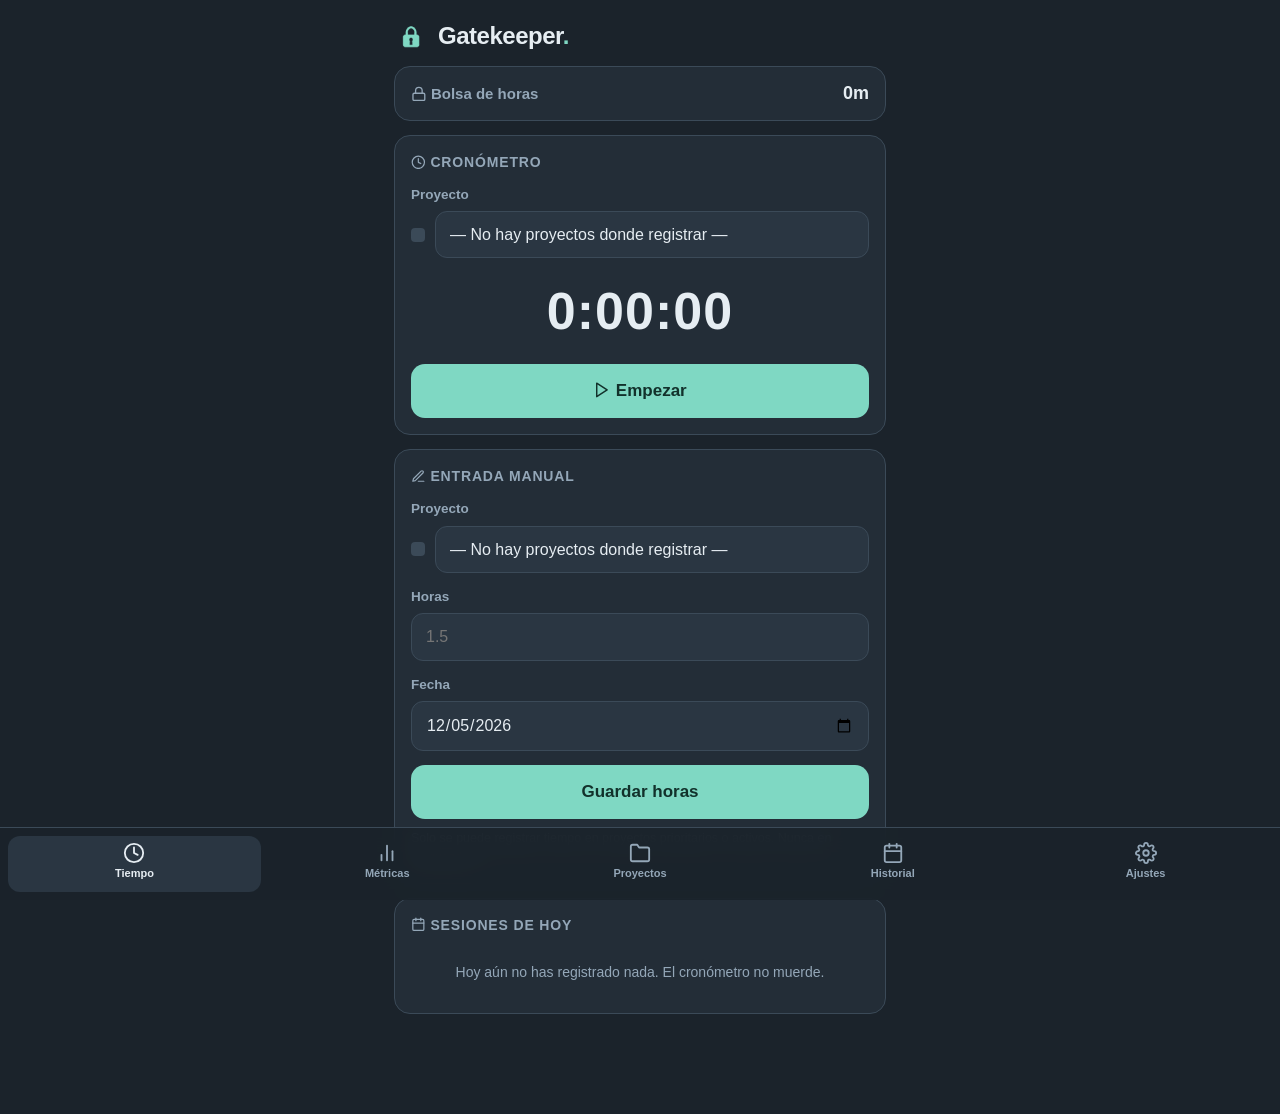
<file: index.html>
<!DOCTYPE html>
<html lang="es">
<head>
<meta charset="UTF-8">
<meta name="viewport" content="width=device-width, initial-scale=1.0, viewport-fit=cover, user-scalable=no">
<meta name="theme-color" content="#1b232b">
<!-- Metadatos para que iOS la trate como app a pantalla completa -->
<meta name="apple-mobile-web-app-capable" content="yes">
<meta name="mobile-web-app-capable" content="yes">
<meta name="apple-mobile-web-app-status-bar-style" content="black-translucent">
<meta name="apple-mobile-web-app-title" content="Gatekeeper">
<link rel="apple-touch-icon" href="apple-touch-icon.png">
<link rel="icon" type="image/png" href="icon-192.png">
<link rel="manifest" href="manifest.json">
<title>Gatekeeper</title>
<style>
/* ============================================================
   GATEKEEPER — Estilos
   Diseño mobile-first, oscuro por defecto, botones grandes.
   ============================================================ */
:root{
  /* Paleta gris pizarra + aguamarina: tonos suaves, nada estridente */
  --fondo:#1b232b;        /* fondo general (pizarra oscura) */
  --card:#232d37;         /* tarjetas */
  --panel:#2a3642;        /* paneles internos */
  --borde:#3b4a58;
  --texto:#e6edf2;
  --gris:#94a7b8;
  /* Colores de estado */
  --verde:#7fd8c3;        /* prioritario (aguamarina suave) */
  --verde-osc:#1e3f3a;
  --azul:#8fb8d8;         /* activo (azul pizarra suave) */
  --azul-osc:#2a3e4f;
  --grisestado:#8494a3;   /* bloqueado */
  --ambar:#d9bd8d;        /* pausado / avisos (arena) */
  --rojo:#dd9791;         /* peligro (coral apagado) */
  --nota:#e8a04c;         /* banda de notas del calendario (naranja) */
  --rojo-osc:#4a2723;
}
*{box-sizing:border-box;margin:0;padding:0;-webkit-tap-highlight-color:transparent}
/* Iconos Feather (librería minimalista de trazo, licencia ISC) embebidos como sprite */
.ico{width:1.05em;height:1.05em;stroke:currentColor;fill:none;stroke-width:2;stroke-linecap:round;stroke-linejoin:round;vertical-align:-0.16em;display:inline-block;flex:none}
html{-webkit-text-size-adjust:100%}
body{
  font-family:-apple-system,BlinkMacSystemFont,'Segoe UI',Roboto,sans-serif;
  background:var(--fondo);color:var(--texto);
  font-size:16px;line-height:1.5;
  padding-top:max(12px,env(safe-area-inset-top));
  /* Hueco inferior para la barra de navegación fija */
  padding-bottom:calc(86px + env(safe-area-inset-bottom));
  min-height:100vh;
}
.cont{max-width:520px;margin:0 auto;padding:0 14px}

/* ---------- Cabecera ---------- */
header{display:flex;align-items:center;gap:10px;padding:6px 0 12px}
header img{width:34px;height:34px;border-radius:9px}
header h1{font-size:24px;font-weight:800;letter-spacing:-.02em}
header h1 span{color:var(--verde)}

/* ---------- Tarjetas ---------- */
.crd{background:var(--card);border:1px solid var(--borde);border-radius:16px;padding:16px;margin-bottom:14px}
.crd h2{font-size:14px;text-transform:uppercase;letter-spacing:.06em;color:var(--gris);font-weight:700;margin-bottom:12px}

/* ---------- Banner rojo persistente ---------- */
.banner-rojo{
  background:linear-gradient(135deg,#3a2724,#4a2723);
  border:1px solid var(--rojo);border-radius:14px;
  padding:14px 16px;margin-bottom:14px;
  color:#f0d9d5;font-weight:600;font-size:15px;
  display:flex;gap:10px;align-items:center;
}
.banner-rojo .ico{width:22px;height:22px}

/* ---------- Botones (grandes, para usar con el pulgar) ---------- */
.btn{
  display:block;width:100%;border:none;border-radius:14px;
  padding:16px;font-size:17px;font-weight:700;font-family:inherit;
  cursor:pointer;color:#fff;background:var(--panel);
  min-height:54px;
}
.btn:active{transform:scale(.98);opacity:.9}
.btn-verde{background:var(--verde);color:#12312b}
.btn-azul{background:var(--azul);color:#1a2f3f}
.btn-rojo{background:var(--rojo);color:#3d1c18}
.btn-borde{background:transparent;border:1.5px solid var(--borde);color:var(--texto)}
.btn-chico{padding:10px 14px;font-size:14px;min-height:44px;width:auto;display:inline-block;border-radius:11px}
.btn[disabled]{opacity:.4;pointer-events:none}
.fila-btns{display:flex;gap:10px}
.fila-btns .btn{flex:1}

/* ---------- Formularios ---------- */
label.campo{display:block;margin-bottom:14px;font-size:13.5px;font-weight:600;color:var(--gris)}
label.campo .et{display:block;margin-bottom:6px}
input[type=text],input[type=number],input[type=date],select,textarea{
  width:100%;background:var(--panel);border:1.5px solid var(--borde);
  border-radius:12px;padding:14px;font-size:16px;color:var(--texto);
  font-family:inherit;appearance:none;-webkit-appearance:none;
}
input:focus,select:focus,textarea:focus{outline:none;border-color:var(--azul)}
.nota{font-size:12.5px;color:var(--gris);margin-top:5px;font-weight:400}
.nota-aviso{color:var(--ambar)}
input[type=range]{width:100%;accent-color:var(--azul);height:34px}

/* ---------- Etiquetas de estado ---------- */
.chip{display:inline-block;font-size:11.5px;font-weight:800;letter-spacing:.04em;
  text-transform:uppercase;border-radius:999px;padding:3px 10px}
.chip-prioritario{background:var(--verde-osc);color:var(--verde)}
.chip-activo{background:var(--azul-osc);color:var(--azul)}
.chip-bloqueado{background:#313d49;color:var(--grisestado)}
.chip-pausado{background:#3d3628;color:var(--ambar)}
.chip-terminado{background:#2a3540;color:var(--gris)}

/* ---------- Tarjeta de proyecto ---------- */
.proy{background:var(--card);border:1px solid var(--borde);border-radius:16px;
  padding:15px;margin-bottom:12px;border-left-width:5px}
.proy-prioritario{border-left-color:var(--verde)}
.proy-activo{border-left-color:var(--azul)}
.proy-bloqueado{border-left-color:var(--grisestado);opacity:.72}
.proy-pausado{border-left-color:var(--ambar)}
.proy-terminado{border-left-color:var(--borde);opacity:.55}
.proy-terminado .proy-nombre{text-decoration:line-through}
.proy-cab{display:flex;justify-content:space-between;align-items:flex-start;gap:10px}
.proy-nombre{font-size:17px;font-weight:800;word-break:break-word}
.proy-tipo{font-size:12.5px;color:var(--gris);margin-top:1px}
.proy-avance{margin-top:10px;font-size:13px;color:var(--gris)}
.proy-acciones{display:flex;gap:8px;margin-top:12px;flex-wrap:wrap}

/* ---------- Barras de progreso ---------- */
.barra{background:var(--panel);border-radius:999px;height:12px;overflow:hidden;margin-top:6px}
.barra > div{height:100%;border-radius:999px;transition:width .3s}
.barra-verde > div{background:var(--verde)}
.barra-azul > div{background:var(--azul)}
.barra-gris > div{background:var(--grisestado)}
.barra-ambar > div{background:var(--ambar)}

/* Barras del gráfico semanal */
.gsem-fila{margin-bottom:10px}
.gsem-cab{display:flex;justify-content:space-between;font-size:13.5px;margin-bottom:3px}
.gsem-cab b{font-weight:700;overflow:hidden;text-overflow:ellipsis;white-space:nowrap;max-width:65%}
.gsem-cab span{color:var(--gris);font-variant-numeric:tabular-nums}

/* ---------- Peajes en dashboard ---------- */
.peaje-fila{padding:10px 0;border-bottom:1px dashed var(--borde)}
.peaje-fila:last-child{border-bottom:none;padding-bottom:0}
.peaje-cab{display:flex;justify-content:space-between;font-size:14px;gap:8px}
.peaje-cab b{font-weight:700}
.peaje-cab span{color:var(--gris);font-variant-numeric:tabular-nums;flex:none}
.peaje-det{font-size:12px;color:var(--gris);margin-top:4px}

/* ---------- Racha ---------- */
.racha{display:flex;align-items:center;gap:14px}
.racha .num{font-size:44px;font-weight:900;color:var(--verde);line-height:1;font-variant-numeric:tabular-nums}
.racha .txt{font-size:14px;color:var(--gris)}

/* ---------- Cronómetro ---------- */
.crono-tiempo{font-size:52px;font-weight:900;text-align:center;
  font-variant-numeric:tabular-nums;letter-spacing:.02em;margin:14px 0}
.crono-activo .crono-tiempo{color:var(--verde)}
.crono-proy{text-align:center;font-size:14px;color:var(--gris);margin-bottom:12px}

/* ---------- Sesiones recientes ---------- */
.ses-fila{display:flex;justify-content:space-between;gap:10px;padding:9px 0;
  border-bottom:1px dashed var(--borde);font-size:14px}
.ses-fila:last-child{border-bottom:none}
.ses-fila b{font-weight:700;overflow:hidden;text-overflow:ellipsis;white-space:nowrap}
.ses-fila .der{color:var(--gris);flex:none;font-variant-numeric:tabular-nums}

.ses-btn{background:none;border:none;color:var(--gris);padding:6px 7px;cursor:pointer;flex:none}
.ses-btn:active{color:var(--texto)}

/* ---------- Navegación inferior ---------- */
nav{
  position:fixed;bottom:0;left:0;right:0;z-index:50;
  background:rgba(27,35,43,.92);backdrop-filter:blur(14px);-webkit-backdrop-filter:blur(14px);
  border-top:1px solid var(--borde);
  padding:8px 8px calc(8px + env(safe-area-inset-bottom));
  display:flex;
}
nav button{
  flex:1;background:none;border:none;color:var(--gris);
  font-family:inherit;font-size:11px;font-weight:700;cursor:pointer;
  display:flex;flex-direction:column;align-items:center;gap:3px;padding:6px 0;
  border-radius:12px;min-height:56px;
}
nav button .ni{width:22px;height:22px}
nav button.on{color:var(--texto);background:var(--panel)}
/* iOS descoloca los elementos fijos cuando el teclado está abierto:
   se ocultan mientras se escribe y se recolocan al cerrar el teclado */
body.teclado-abierto nav, body.teclado-abierto .fab{display:none}

/* ---------- Vistas (pestañas) ---------- */
.vista{display:none}
.vista.visible{display:block}

/* ---------- FAB nuevo proyecto ---------- */
.fab{
  position:fixed;right:18px;bottom:calc(96px + env(safe-area-inset-bottom));z-index:40;
  width:62px;height:62px;border-radius:50%;border:none;cursor:pointer;
  background:var(--verde);color:#12312b;font-size:32px;font-weight:800;
  box-shadow:0 6px 18px rgba(127,216,195,.28);
}
.fab:active{transform:scale(.94)}

/* ---------- Modales (hoja inferior) ---------- */
.velo{position:fixed;inset:0;background:rgba(0,0,0,.65);z-index:100;
  display:none;align-items:flex-end;justify-content:center}
.velo.visible{display:flex}
/* La confirmación siempre por encima de cualquier otra hoja abierta */
#velo-confirmar{z-index:150}
.hoja{
  background:var(--card);border:1px solid var(--borde);border-bottom:none;
  border-radius:22px 22px 0 0;width:100%;max-width:520px;
  max-height:88vh;overflow-y:auto;-webkit-overflow-scrolling:touch;
  padding:20px 18px calc(24px + env(safe-area-inset-bottom));
  animation:subir .22s ease-out;
}
@keyframes subir{from{transform:translateY(40px);opacity:.5}to{transform:translateY(0);opacity:1}}
.hoja h3{font-size:19px;font-weight:800;margin-bottom:14px}
.hoja .msj{font-size:15px;color:var(--texto);margin-bottom:18px;white-space:pre-line}

/* ---------- Calendario del historial ---------- */
.cal-nav{display:flex;justify-content:space-between;align-items:center;margin-bottom:12px}
.cal-nav b{font-size:15px;text-transform:capitalize}
.cal-nav button{background:var(--panel);border:1px solid var(--borde);color:var(--texto);
  border-radius:10px;padding:8px 16px;font-size:17px;cursor:pointer;min-height:40px}
.cal-grid{display:grid;grid-template-columns:repeat(7,1fr);gap:4px}
.cal-sem{font-size:10px;color:var(--gris);text-align:center;font-weight:700;padding-bottom:2px}
.cal-dia{background:var(--panel);border-radius:8px;min-height:46px;padding:4px 3px 5px;
  display:flex;flex-direction:column;justify-content:space-between}
.cal-dia .n{font-size:11px;color:var(--gris);line-height:1}
.cal-dia.hoy{outline:1.5px solid var(--verde)}
.cal-dia.hoy .n{color:var(--verde);font-weight:800}
.cal-dia.vacio{background:transparent}
.cal-barra{display:flex;height:8px;border-radius:4px;overflow:hidden;background:transparent}
.cal-barra div{height:100%}
.cal-leyenda{display:flex;flex-wrap:wrap;gap:6px 12px;margin-top:12px;font-size:12px;color:var(--gris)}
.cal-leyenda .pt{width:10px;height:10px;border-radius:3px;display:inline-block;margin-right:4px;vertical-align:-1px}
.hist-fila{display:flex;align-items:center;gap:8px;padding:9px 0;border-bottom:1px dashed var(--borde);font-size:14px}
.hist-fila:last-child{border-bottom:none}
.hist-fila .pt{width:10px;height:10px;border-radius:3px;flex:none}
.hist-fila b{flex:1;min-width:0;overflow:hidden;text-overflow:ellipsis;white-space:nowrap;font-weight:700}
.hist-fila .der{color:var(--gris);flex:none;font-variant-numeric:tabular-nums}

/* ---------- Notas de días: banda naranja continua bajo los días anotados ---------- */
.cal-dia{position:relative}
.nota-banda{position:absolute;left:3px;right:3px;bottom:2px;height:4px;border-radius:2px;
  background:var(--nota);z-index:1}
.nota-banda.ni{left:-4px;border-top-left-radius:0;border-bottom-left-radius:0}
.nota-banda.nd{right:-4px;border-top-right-radius:0;border-bottom-right-radius:0}
.nota-fila{display:flex;align-items:center;gap:8px;padding:8px 0;border-bottom:1px dashed var(--borde);font-size:13px}
.nota-fila:last-child{border-bottom:none}
.nota-fila .pt{width:12px;height:4px;border-radius:2px;background:var(--nota);flex:none}
.nota-fila .rango{color:var(--gris);flex:none;font-variant-numeric:tabular-nums}
.nota-fila b{flex:1;min-width:0;overflow:hidden;text-overflow:ellipsis;white-space:nowrap;font-weight:600}

/* ---------- Calendario de intensidad (relleno = duración del trabajo) ---------- */
.int-dia{background:var(--panel);border-radius:8px;height:62px;position:relative;padding:4px 4px 0}
.int-dia .n{font-size:10px;color:var(--gris);line-height:1;position:relative;z-index:2}
.int-dia.vacio{background:transparent}
.int-dia.hoy{outline:1.5px solid var(--verde)}
.int-zona{position:absolute;left:3px;right:3px;top:17px;bottom:3px}
.int-pila{position:absolute;left:0;right:0;bottom:0;border-radius:5px;overflow:hidden;display:flex;flex-direction:column}
.int-pila div{width:100%}

/* ---------- Ruleta del peaje ---------- */
#velo-ruleta{z-index:140}
.ruleta-valor{
  font-size:38px;font-weight:900;text-align:center;letter-spacing:.04em;
  font-variant-numeric:tabular-nums;margin:22px 0 10px;color:var(--texto);
}
.ruleta-valor.girando{animation:ruleta-pulso .16s infinite alternate}
@keyframes ruleta-pulso{from{transform:scale(1);opacity:.65}to{transform:scale(1.07);opacity:1}}
.ruleta-valor.premio{color:var(--verde);animation:ruleta-premio .6s ease}
.ruleta-valor.sin-premio{animation:ruleta-premio .4s ease}
@keyframes ruleta-premio{0%{transform:scale(.6);opacity:0}60%{transform:scale(1.22)}100%{transform:scale(1);opacity:1}}

/* ---------- Avisos flotantes (toast) ---------- */
#toast{
  position:fixed;left:50%;transform:translateX(-50%);
  bottom:calc(100px + env(safe-area-inset-bottom));z-index:200;
  background:#2c3844;border:1px solid var(--borde);color:var(--texto);
  padding:12px 18px;border-radius:12px;font-size:14px;font-weight:600;
  max-width:88%;text-align:center;display:none;
  box-shadow:0 8px 24px rgba(0,0,0,.5);
}

/* ---------- Pantalla de error de datos ---------- */
#pantalla-error{display:none}
#pantalla-error.visible{display:block}
#app-normal.oculto{display:none}

.vacio{color:var(--gris);font-size:14px;text-align:center;padding:14px 0}
.sep{border:none;border-top:1px dashed var(--borde);margin:14px 0}
</style>
</head>
<body>
<!-- Sprite de iconos: subconjunto de Feather Icons (feathericons.com, licencia ISC).
     Embebido para que la app siga siendo un único archivo y funcione offline. -->
<svg xmlns="http://www.w3.org/2000/svg" style="display:none" aria-hidden="true">
  <symbol id="i-home" viewBox="0 0 24 24"><path d="M3 9l9-7 9 7v11a2 2 0 0 1-2 2H5a2 2 0 0 1-2-2z"/><polyline points="9 22 9 12 15 12 15 22"/></symbol>
  <symbol id="i-folder" viewBox="0 0 24 24"><path d="M22 19a2 2 0 0 1-2 2H4a2 2 0 0 1-2-2V5a2 2 0 0 1 2-2h5l2 3h9a2 2 0 0 1 2 2z"/></symbol>
  <symbol id="i-clock" viewBox="0 0 24 24"><circle cx="12" cy="12" r="10"/><polyline points="12 6 12 12 16 14"/></symbol>
  <symbol id="i-settings" viewBox="0 0 24 24"><circle cx="12" cy="12" r="3"/><path d="M19.4 15a1.65 1.65 0 0 0 .33 1.82l.06.06a2 2 0 0 1 0 2.83 2 2 0 0 1-2.83 0l-.06-.06a1.65 1.65 0 0 0-1.82-.33 1.65 1.65 0 0 0-1 1.51V21a2 2 0 0 1-2 2 2 2 0 0 1-2-2v-.09A1.65 1.65 0 0 0 9 19.4a1.65 1.65 0 0 0-1.82.33l-.06.06a2 2 0 0 1-2.83 0 2 2 0 0 1 0-2.83l.06-.06a1.65 1.65 0 0 0 .33-1.82 1.65 1.65 0 0 0-1.51-1H3a2 2 0 0 1-2-2 2 2 0 0 1 2-2h.09A1.65 1.65 0 0 0 4.6 9a1.65 1.65 0 0 0-.33-1.82l-.06-.06a2 2 0 0 1 0-2.83 2 2 0 0 1 2.83 0l.06.06a1.65 1.65 0 0 0 1.82.33H9a1.65 1.65 0 0 0 1-1.51V3a2 2 0 0 1 2-2 2 2 0 0 1 2 2v.09a1.65 1.65 0 0 0 1 1.51 1.65 1.65 0 0 0 1.82-.33l.06-.06a2 2 0 0 1 2.83 0 2 2 0 0 1 0 2.83l-.06.06a1.65 1.65 0 0 0-.33 1.82V9a1.65 1.65 0 0 0 1.51 1H21a2 2 0 0 1 2 2 2 2 0 0 1-2 2h-.09a1.65 1.65 0 0 0-1.51 1z"/></symbol>
  <symbol id="i-flame" viewBox="0 0 24 24"><path d="M8.5 14.5A2.5 2.5 0 0 0 11 12c0-1.38-.5-2-1-3-1.072-2.143-.224-4.054 2-6 .5 2.5 2 4.9 4 6.5 2 1.6 3 3.5 3 5.5a7 7 0 1 1-14 0c0-1.153.433-2.294 1-3a2.5 2.5 0 0 0 2.5 2.5z"/></symbol>
  <symbol id="i-chart" viewBox="0 0 24 24"><line x1="18" y1="20" x2="18" y2="10"/><line x1="12" y1="20" x2="12" y2="4"/><line x1="6" y1="20" x2="6" y2="14"/></symbol>
  <symbol id="i-lock" viewBox="0 0 24 24"><rect x="3" y="11" width="18" height="11" rx="2" ry="2"/><path d="M7 11V7a5 5 0 0 1 10 0v4"/></symbol>
  <symbol id="i-unlock" viewBox="0 0 24 24"><rect x="3" y="11" width="18" height="11" rx="2" ry="2"/><path d="M7 11V7a5 5 0 0 1 9.9-1"/></symbol>
  <symbol id="i-play" viewBox="0 0 24 24"><polygon points="5 3 19 12 5 21 5 3"/></symbol>
  <symbol id="i-stop" viewBox="0 0 24 24"><rect x="4" y="4" width="16" height="16" rx="2" ry="2"/></symbol>
  <symbol id="i-pause" viewBox="0 0 24 24"><rect x="6" y="4" width="4" height="16"/><rect x="14" y="4" width="4" height="16"/></symbol>
  <symbol id="i-mic" viewBox="0 0 24 24"><path d="M12 1a3 3 0 0 0-3 3v8a3 3 0 0 0 6 0V4a3 3 0 0 0-3-3z"/><path d="M19 10v2a7 7 0 0 1-14 0v-2"/><line x1="12" y1="19" x2="12" y2="23"/><line x1="8" y1="23" x2="16" y2="23"/></symbol>
  <symbol id="i-upload" viewBox="0 0 24 24"><path d="M21 15v4a2 2 0 0 1-2 2H5a2 2 0 0 1-2-2v-4"/><polyline points="17 8 12 3 7 8"/><line x1="12" y1="3" x2="12" y2="15"/></symbol>
  <symbol id="i-download" viewBox="0 0 24 24"><path d="M21 15v4a2 2 0 0 1-2 2H5a2 2 0 0 1-2-2v-4"/><polyline points="7 10 12 15 17 10"/><line x1="12" y1="15" x2="12" y2="3"/></symbol>
  <symbol id="i-trash" viewBox="0 0 24 24"><polyline points="3 6 5 6 21 6"/><path d="M19 6v14a2 2 0 0 1-2 2H7a2 2 0 0 1-2-2V6m3 0V4a2 2 0 0 1 2-2h4a2 2 0 0 1 2 2v2"/></symbol>
  <symbol id="i-flag" viewBox="0 0 24 24"><path d="M4 15s1-1 4-1 5 2 8 2 4-1 4-1V3s-1 1-4 1-5-2-8-2-4 1-4 1z"/><line x1="4" y1="22" x2="4" y2="15"/></symbol>
  <symbol id="i-alert" viewBox="0 0 24 24"><path d="M10.29 3.86L1.82 18a2 2 0 0 0 1.71 3h16.94a2 2 0 0 0 1.71-3L13.71 3.86a2 2 0 0 0-3.42 0z"/><line x1="12" y1="9" x2="12" y2="13"/><line x1="12" y1="17" x2="12.01" y2="17"/></symbol>
  <symbol id="i-danger" viewBox="0 0 24 24"><polygon points="7.86 2 16.14 2 22 7.86 22 16.14 16.14 22 7.86 22 2 16.14 2 7.86 7.86 2"/><line x1="12" y1="8" x2="12" y2="12"/><line x1="12" y1="16" x2="12.01" y2="16"/></symbol>
  <symbol id="i-cpu" viewBox="0 0 24 24"><rect x="4" y="4" width="16" height="16" rx="2" ry="2"/><rect x="9" y="9" width="6" height="6"/><line x1="9" y1="1" x2="9" y2="4"/><line x1="15" y1="1" x2="15" y2="4"/><line x1="9" y1="20" x2="9" y2="23"/><line x1="15" y1="20" x2="15" y2="23"/><line x1="20" y1="9" x2="23" y2="9"/><line x1="20" y1="14" x2="23" y2="14"/><line x1="1" y1="9" x2="4" y2="9"/><line x1="1" y1="14" x2="4" y2="14"/></symbol>
  <symbol id="i-save" viewBox="0 0 24 24"><path d="M19 21H5a2 2 0 0 1-2-2V5a2 2 0 0 1 2-2h11l5 5v11a2 2 0 0 1-2 2z"/><polyline points="17 21 17 13 7 13 7 21"/><polyline points="7 3 7 8 15 8"/></symbol>
  <symbol id="i-calendar" viewBox="0 0 24 24"><rect x="3" y="4" width="18" height="18" rx="2" ry="2"/><line x1="16" y1="2" x2="16" y2="6"/><line x1="8" y1="2" x2="8" y2="6"/><line x1="3" y1="10" x2="21" y2="10"/></symbol>
  <symbol id="i-edit" viewBox="0 0 24 24"><path d="M12 20h9"/><path d="M16.5 3.5a2.121 2.121 0 0 1 3 3L7 19l-4 1 1-4L16.5 3.5z"/></symbol>
  <symbol id="i-zap" viewBox="0 0 24 24"><polygon points="13 2 3 14 12 14 11 22 21 10 12 10 13 2"/></symbol>
</svg>
<div class="cont">

  <!-- ============ PANTALLA DE ERROR DE DATOS ============ -->
  <!-- Solo se muestra si los datos guardados no se pueden leer -->
  <div id="pantalla-error">
    <header><h1>Gatekeeper<span>.</span></h1></header>
    <div class="crd">
      <h2><svg class="ico" aria-hidden="true"><use href="#i-alert"/></svg> Problema con tus datos</h2>
      <p style="font-size:15px;margin-bottom:14px">
        No he podido leer los datos guardados en este dispositivo. Puede que se hayan
        dañado o que el navegador los haya borrado. Tranquilidad: aquí abajo puedes
        rescatar lo que quede, importar una copia de seguridad, o empezar de cero.
      </p>
      <button class="btn btn-azul" id="btn-rescatar" style="margin-bottom:10px"><svg class="ico" aria-hidden="true"><use href="#i-download"/></svg> Descargar lo que se pueda rescatar</button>
      <hr class="sep">
      <label class="campo"><span class="et">Pega aquí tu copia de seguridad (JSON)</span>
        <textarea id="txt-rescate" rows="4" placeholder='{"proyectos":[...]}'></textarea>
      </label>
      <button class="btn btn-azul" id="btn-importar-rescate" style="margin-bottom:10px"><svg class="ico" aria-hidden="true"><use href="#i-download"/></svg> Importar copia</button>
      <button class="btn btn-rojo" id="btn-cero"><svg class="ico" aria-hidden="true"><use href="#i-trash"/></svg> Empezar de cero</button>
    </div>
  </div>

  <!-- ============ APP NORMAL ============ -->
  <div id="app-normal">

    <header>
      <img src="icon-192.png" alt="">
      <h1>Gatekeeper<span>.</span></h1>
    </header>

    <!-- ============ VISTA: MÉTRICAS ============ -->
    <section class="vista" id="vista-panel">
      <div class="crd racha-crd">
        <h2><svg class="ico" aria-hidden="true"><use href="#i-flame"/></svg> Racha en prioritarios</h2>
        <div class="racha">
          <div class="num" id="racha-num">0</div>
          <div class="txt" id="racha-txt">días consecutivos trabajando en proyectos prioritarios</div>
        </div>
      </div>

      <div class="crd">
        <h2><svg class="ico" aria-hidden="true"><use href="#i-chart"/></svg> Horas de esta semana</h2>
        <div id="grafico-semana"></div>
      </div>

      <div class="crd">
        <h2><svg class="ico" aria-hidden="true"><use href="#i-lock"/></svg> Bolsa de horas y peajes</h2>
        <p class="nota" id="bolsa-linea" style="margin-bottom:10px"></p>
        <div id="lista-peajes"></div>
      </div>

      <div class="crd">
        <h2><svg class="ico" aria-hidden="true"><use href="#i-zap"/></svg> Más métricas</h2>
        <div id="metricas-extra"></div>
      </div>

      <div class="crd">
        <h2><svg class="ico" aria-hidden="true"><use href="#i-chart"/></svg> Explorador (a tu medida)</h2>
        <label class="campo"><span class="et">Proyecto</span>
          <select id="fx-proyecto"><option value="">Todos</option></select>
        </label>
        <label class="campo"><span class="et">Categoría</span>
          <select id="fx-tipo">
            <option value="">Todas</option>
            <option value="tesis">Tesis</option>
            <option value="airesearch">AI research</option>
        <option value="institucional">Institucional (UAM, AMPD…)</option>
            <option value="freelance">Freelance</option>
            <option value="personal">Personal</option>
            <option value="otro">Otro</option>
          </select>
        </label>
        <label class="campo"><span class="et">Periodo</span>
          <select id="fx-periodo">
            <option value="hoy">Hoy</option>
            <option value="7">Últimos 7 días</option>
            <option value="30" selected>Últimos 30 días</option>
            <option value="mes">Este mes</option>
            <option value="mespasado">Mes pasado</option>
            <option value="ano">Este año</option>
            <option value="todo">Todo</option>
            <option value="custom">Personalizado…</option>
          </select>
        </label>
        <div style="display:flex;gap:10px">
          <label class="campo" style="flex:1"><span class="et">Desde</span>
            <input type="date" id="fx-desde">
          </label>
          <label class="campo" style="flex:1"><span class="et">Hasta</span>
            <input type="date" id="fx-hasta">
          </label>
        </div>
        <div id="fx-resultado"></div>
      </div>
    </section>

    <!-- ============ VISTA: PROYECTOS ============ -->
    <section class="vista" id="vista-proyectos">
      <div id="lista-proyectos"></div>
    </section>

    <!-- ============ VISTA: TIEMPO (pantalla principal) ============ -->
    <section class="vista visible" id="vista-tiempo">
      <div id="zona-banner"></div>
      <button class="crd" id="crd-bolsa" style="width:100%;display:flex;justify-content:space-between;align-items:center;gap:10px;cursor:pointer;font-family:inherit;color:var(--texto);font-size:15px;text-align:left">
        <span style="color:var(--gris);font-weight:700"><svg class="ico" aria-hidden="true"><use href="#i-lock"/></svg> Bolsa de horas</span>
        <span><b id="bolsa-valor" style="font-size:18px">0m</b> <span class="nota" id="bolsa-siguiente"></span></span>
      </button>
      <div class="crd" id="crd-crono">
        <h2><svg class="ico" aria-hidden="true"><use href="#i-clock"/></svg> Cronómetro</h2>
        <label class="campo" id="campo-crono-proy"><span class="et">Proyecto</span>
          <div style="display:flex;align-items:center;gap:10px">
            <span id="punto-crono" style="width:14px;height:14px;border-radius:4px;flex:none;background:var(--borde)"></span>
            <select id="sel-crono" style="flex:1"></select>
          </div>
        </label>
        <div class="crono-tiempo" id="crono-tiempo">0:00:00</div>
        <div class="crono-proy" id="crono-etiqueta"></div>
        <button class="btn btn-verde" id="btn-crono"><svg class="ico" aria-hidden="true"><use href="#i-play"/></svg> Empezar</button>
      </div>

      <div class="crd">
        <h2><svg class="ico" aria-hidden="true"><use href="#i-edit"/></svg> Entrada manual</h2>
        <label class="campo"><span class="et">Proyecto</span>
          <div style="display:flex;align-items:center;gap:10px">
            <span id="punto-manual" style="width:14px;height:14px;border-radius:4px;flex:none;background:var(--borde)"></span>
            <select id="sel-manual" style="flex:1"></select>
          </div>
        </label>
        <label class="campo"><span class="et">Horas</span>
          <input type="number" id="in-horas" min="0.25" max="6" step="0.25" placeholder="1.5" inputmode="decimal">
        </label>
        <label class="campo"><span class="et">Fecha</span>
          <input type="date" id="in-fecha">
        </label>
        <button class="btn btn-verde" id="btn-manual">Guardar horas</button>
        <p class="nota" style="margin-top:10px">Solo se puede registrar tiempo en proyectos prioritarios o activos. Nunca en bloqueados.</p>
      </div>

      <div class="crd">
        <h2><svg class="ico" aria-hidden="true"><use href="#i-calendar"/></svg> Sesiones de hoy</h2>
        <div id="lista-sesiones"></div>
      </div>
    </section>

    <!-- ============ VISTA: HISTORIAL ============ -->
    <section class="vista" id="vista-historial">
      <div class="crd">
        <h2><svg class="ico" aria-hidden="true"><use href="#i-calendar"/></svg> Calendario de trabajo</h2>
        <div class="cal-nav">
          <button id="cal-prev" aria-label="Mes anterior">‹</button>
          <b id="cal-titulo"></b>
          <button id="cal-sig" aria-label="Mes siguiente">›</button>
        </div>
        <div class="cal-grid" id="cal-grid"></div>
        <div id="cal-detalle" style="display:none;background:var(--panel);border-radius:12px;padding:12px;margin-top:12px"></div>
        <div class="cal-leyenda" id="cal-leyenda"></div>
        <p class="nota" id="cal-total" style="margin-top:10px"></p>
        <div id="cal-notas"></div>
      </div>
      <div class="crd">
        <h2><svg class="ico" aria-hidden="true"><use href="#i-chart"/></svg> Tiempo por proyecto</h2>
        <div id="hist-proyectos"></div>
      </div>
      <div id="hist-terminados"></div>

      <div class="crd">
        <h2><svg class="ico" aria-hidden="true"><use href="#i-chart"/></svg> Intensidad diaria</h2>
        <p class="nota" style="margin-bottom:10px">El relleno de cada día refleja cuánto trabajaste (el día más cargado del mes llena la celda), apilado por proyecto. Toca un día para ver su detalle.</p>
        <div class="cal-grid" id="int-grid"></div>
        <p class="nota" id="int-max" style="margin-top:8px"></p>
      </div>
    </section>

    <!-- ============ VISTA: AJUSTES ============ -->
    <section class="vista" id="vista-ajustes">
      <div class="crd">
        <h2><svg class="ico" aria-hidden="true"><use href="#i-cpu"/></svg> IA para estimaciones (OpenRouter)</h2>
        <p class="nota" style="margin-bottom:12px">
          Al crear un proyecto, un modelo de IA estima su duración por su cuenta y se hace la
          media con la tuya. Consigue una clave gratuita en <b>openrouter.ai/keys</b>.
          Los modelos gratuitos cambian de nombre a menudo: actualízalo aquí cuando haga falta.
        </p>
        <label class="campo"><span class="et">Clave API de OpenRouter</span>
          <input type="password" id="aj-clave" placeholder="sk-or-v1-…" autocomplete="off">
        </label>
        <label class="campo"><span class="et">Modelo (usa uno gratuito, terminan en :free)</span>
          <input type="text" id="aj-modelo" placeholder="deepseek/deepseek-chat-v3-0324:free" autocomplete="off" autocapitalize="off" spellcheck="false">
        </label>
        <div class="fila-btns">
          <button class="btn btn-azul" id="btn-guardar-ia">Guardar</button>
          <button class="btn btn-azul" id="btn-probar-ia">Probar conexión</button>
        </div>
        <p class="nota" id="aj-estado-ia" style="margin-top:10px"></p>
      </div>
      <div class="crd">
        <h2><svg class="ico" aria-hidden="true"><use href="#i-save"/></svg> Copia de seguridad</h2>
        <p class="nota" style="margin-bottom:12px">Todos tus datos viven solo en este dispositivo. Haz copias de vez en cuando.</p>
        <button class="btn btn-verde" id="btn-compartir" style="margin-bottom:10px"><svg class="ico" aria-hidden="true"><use href="#i-upload"/></svg> Compartir copia (Mail, Archivos…)</button>
        <button class="btn btn-azul" id="btn-exportar" style="margin-bottom:10px"><svg class="ico" aria-hidden="true"><use href="#i-upload"/></svg> Exportar copia (JSON)</button>
        <label class="campo"><span class="et">Importar: pega aquí el JSON de una copia</span>
          <textarea id="txt-importar" rows="3" placeholder='{"proyectos":[...]}'></textarea>
        </label>
        <hr class="sep">
        <label class="campo"><span class="et">Webhook de copia automática (opcional)</span>
          <input type="text" id="aj-webhook" placeholder="https://hook.eu2.make.com/…" autocomplete="off" autocapitalize="off" spellcheck="false">
          <span class="nota">Si lo configuras, al abrir la app se enviará una copia semanal a ese webhook (sin tu clave API) — por ejemplo, un escenario de Make que te la reenvía por email.</span>
        </label>
        <button class="btn btn-azul" id="btn-guardar-webhook" style="margin-bottom:14px">Guardar webhook</button>
        <button class="btn btn-azul" id="btn-importar"><svg class="ico" aria-hidden="true"><use href="#i-download"/></svg> Importar copia</button>
      </div>
      <div class="crd">
        <h2><svg class="ico" aria-hidden="true"><use href="#i-lock"/></svg> Bolsa de horas</h2>
        <p class="nota" style="margin-bottom:12px" id="aj-bolsa-info"></p>
        <button class="btn btn-borde" id="btn-vaciar-bolsa" style="color:var(--rojo)">Vaciar la bolsa a cero</button>
        <p class="nota" style="margin-top:10px">Para cuadrar cuentas (por ejemplo, si un canje antiguo no vació la bolsa). No se puede deshacer.</p>
      </div>
      <div class="crd">
        <h2><svg class="ico" aria-hidden="true"><use href="#i-download"/></svg> Actualizaciones</h2>
        <button class="btn btn-azul" id="btn-actualizar">Buscar actualización</button>
        <p class="nota" style="margin-top:10px">Con conexión, la app se actualiza sola al abrirla. Este botón fuerza la comprobación por si acaso.</p>
      </div>
      <div class="crd">
        <h2><svg class="ico" aria-hidden="true"><use href="#i-danger"/></svg> Zona de peligro</h2>
        <button class="btn btn-rojo" id="btn-borrar-todo">Borrar todos los datos</button>
      </div>
      <p class="nota" style="text-align:center" id="pie-version">Gatekeeper v35 · Los proyectos nuevos nacen bloqueados. Esa es la gracia.</p>
    </section>

  </div><!-- /app-normal -->
</div><!-- /cont -->

<!-- FAB para crear proyecto (solo en vista proyectos) -->
<button class="fab" id="fab-nuevo" style="display:none" aria-label="Nuevo proyecto">+</button>

<!-- ============ NAVEGACIÓN INFERIOR ============ -->
<nav>
  <button data-vista="tiempo" class="on"><svg class="ico ni" aria-hidden="true"><use href="#i-clock"/></svg>Tiempo</button>
  <button data-vista="panel"><svg class="ico ni" aria-hidden="true"><use href="#i-chart"/></svg>Métricas</button>
  <button data-vista="proyectos"><svg class="ico ni" aria-hidden="true"><use href="#i-folder"/></svg>Proyectos</button>
  <button data-vista="historial"><svg class="ico ni" aria-hidden="true"><use href="#i-calendar"/></svg>Historial</button>
  <button data-vista="ajustes"><svg class="ico ni" aria-hidden="true"><use href="#i-settings"/></svg>Ajustes</button>
</nav>

<!-- ============ MODAL GENÉRICO (confirmaciones) ============ -->
<div class="velo" id="velo-confirmar">
  <div class="hoja">
    <h3 id="conf-titulo"></h3>
    <div class="msj" id="conf-msj"></div>
    <div class="fila-btns">
      <button class="btn btn-borde" id="conf-cancelar">Cancelar</button>
      <button class="btn" id="conf-ok"></button>
    </div>
  </div>
</div>

<!-- ============ MODAL: NUEVO PROYECTO ============ -->
<div class="velo" id="velo-nuevo">
  <div class="hoja">
    <h3>Nuevo proyecto</h3>
    <label class="campo"><span class="et">Nombre</span>
      <input type="text" id="np-nombre" maxlength="60" placeholder="Ej.: Curso de piano">
    </label>
    <label class="campo"><span class="et">Tipo</span>
      <select id="np-tipo">
        <option value="tesis">Tesis</option>
        <option value="airesearch">AI research</option>
        <option value="institucional">Institucional (UAM, AMPD…)</option>
        <option value="freelance">Freelance</option>
        <option value="personal" selected>Personal</option>
        <option value="otro">Otro</option>
      </select>
    </label>

    <label class="campo" id="np-campo-prio" style="display:flex;gap:10px;align-items:center">
      <input type="checkbox" id="np-prioritario" style="width:22px;height:22px;flex:none">
      <span>Crear como <b style="color:var(--verde)">prioritario</b> (sin peaje; solo los tipos Tesis y AI research pueden serlo)</span>
    </label>
    <p class="nota nota-aviso" id="np-nota-primer" style="display:none;margin-bottom:12px">
      Aún no tienes ningún proyecto prioritario: el primero debe ser de tipo Tesis o AI research y se creará como prioritario.
    </p>

    <label class="campo"><span class="et">Tu estimación de duración (días)</span>
      <input type="number" id="np-dias" min="1" max="3650" step="1" placeholder="10" inputmode="numeric">
      <span class="nota">La barra de avance se llenará sola según registres días de trabajo; al llegar al 100% podrás extender la estimación.</span>
    </label>
    <label class="campo"><span class="et">% ya completado (si vienes con parte hecha)</span>
      <input type="number" id="np-inicial" min="0" max="99" step="5" placeholder="0" inputmode="numeric">
      <span class="nota">Para proyectos antiguos: el avance automático partirá de este punto.</span>
    </label>

    <!-- Bloque de peaje: solo para proyectos NO prioritarios -->
    <div id="np-bloque-peaje">
      <hr class="sep">
      <h3 style="font-size:16px"><svg class="ico" aria-hidden="true"><use href="#i-lock"/></svg> Peaje de entrada</h3>
      <p class="nota" style="margin-bottom:12px">
        Este proyecto nacerá <b>bloqueado</b>. Solo se desbloqueará cuando acumules las
        horas de peaje trabajando en tus proyectos prioritarios, contadas desde hoy.
        <b style="color:var(--ambar)">El peaje no se puede editar ni borrar después.</b>
      </p>
      <label class="campo"><span class="et">¿En qué consiste? (para que la IA pueda estimar)</span>
        <textarea id="np-desc" rows="3" placeholder="Ej.: montar un podcast quincenal: comprar micros, grabar dos pilotos y publicarlos"></textarea>
        <button type="button" class="btn btn-borde btn-chico" id="np-dictar" style="margin-top:8px"><svg class="ico" aria-hidden="true"><use href="#i-mic"/></svg> Dictar descripción</button>
      </label>
      <p class="nota" id="np-info-peaje" style="margin-bottom:12px">
        La IA hará su propia estimación de duración <b>sin ver la tuya</b>, y la duración
        final será la <b>media de las dos</b>. El peaje será de 1h por día de esa media…
        salvo que la ruleta (1 de cada 10) salga con premio y lo deje sin peaje.
        El peaje se canjea con la <b>bolsa de horas</b> (1h de tesis llena 1h;
        1h de AI research, 45 min; 1h institucional, 30 min) y cada canje la <b>vacía por completo</b>,
        aunque sobren horas: el siguiente desbloqueo empieza de cero. Y ojo: si te pasas de los días
        estimados, cada día extra de trabajo costará 30 min más de prioritario.
      </p>
      <p class="nota nota-aviso" id="np-sin-ia" style="display:none;margin-bottom:12px">
        No hay clave de OpenRouter configurada (Ajustes → IA), así que se usará solo tu estimación.
      </p>
    </div>

    <div class="fila-btns" style="margin-top:8px">
      <button class="btn btn-borde" id="np-cancelar">Cancelar</button>
      <button class="btn btn-verde" id="np-crear">Crear</button>
    </div>
  </div>
</div>

<!-- ============ MODAL: PUNTUAR UN PROYECTO TERMINADO ============ -->
<div class="velo" id="velo-valorar">
  <div class="hoja">
    <h3 id="val-titulo"></h3>
    <div class="msj">¿Cómo de útil o productivo ha sido? Puntúalo del 1 al 5.</div>
    <div id="val-estrellas" style="display:flex;justify-content:center;gap:4px;margin:6px 0 18px"></div>
    <button class="btn btn-borde" id="val-saltar">Ahora no</button>
  </div>
</div>

<!-- ============ MODAL: PEDIR NÚMERO DE DÍAS ============ -->
<div class="velo" id="velo-dias">
  <div class="hoja">
    <h3 id="dias-titulo"></h3>
    <div class="msj" id="dias-msj"></div>
    <label class="campo"><span class="et" id="dias-etiqueta">Días</span>
      <input type="number" id="dias-valor" min="1" max="3650" step="1" inputmode="numeric">
    </label>
    <div class="fila-btns">
      <button class="btn btn-borde" id="dias-cancelar">Cancelar</button>
      <button class="btn btn-verde" id="dias-guardar">Guardar</button>
    </div>
  </div>
</div>

<!-- ============ MODAL: NOTA DE DÍAS (explicación en el calendario) ============ -->
<div class="velo" id="velo-nota">
  <div class="hoja">
    <h3><svg class="ico" aria-hidden="true"><use href="#i-edit"/></svg> <span id="nota-titulo">Nota</span></h3>
    <p class="msj">Explica qué pasó esos días (vacaciones, enfermedad, congreso…). La nota se marca en naranja en el calendario; si abarca varios días seguidos, la banda se ve continua.</p>
    <label class="campo"><span class="et">Explicación</span>
      <input type="text" id="nota-texto" maxlength="80" placeholder="Ej.: Vacaciones">
    </label>
    <label class="campo"><span class="et">Desde</span>
      <input type="date" id="nota-desde">
    </label>
    <label class="campo"><span class="et">Hasta (incluido)</span>
      <input type="date" id="nota-hasta">
    </label>
    <div class="fila-btns">
      <button class="btn btn-borde" id="nota-cancelar">Cancelar</button>
      <button class="btn btn-rojo" id="nota-borrar" style="display:none">Borrar</button>
      <button class="btn btn-verde" id="nota-guardar">Guardar</button>
    </div>
  </div>
</div>

<!-- ============ MODAL: EDITAR REGISTRO DE TIEMPO ============ -->
<div class="velo" id="velo-sesion">
  <div class="hoja">
    <h3><svg class="ico" aria-hidden="true"><use href="#i-edit"/></svg> Editar registro</h3>
    <p class="msj" id="ses-proyecto" style="margin-bottom:12px"></p>
    <label class="campo"><span class="et">Horas</span>
      <input type="number" id="ses-horas" min="0.25" max="6" step="0.25" inputmode="decimal">
    </label>
    <label class="campo"><span class="et">Fecha</span>
      <input type="date" id="ses-fecha">
    </label>
    <div class="fila-btns">
      <button class="btn btn-borde" id="ses-cancelar">Cancelar</button>
      <button class="btn btn-verde" id="ses-guardar">Guardar</button>
    </div>
  </div>
</div>

<!-- ============ MODAL: PREMIO POR TERMINAR UN PRIORITARIO ============ -->
<div class="velo" id="velo-premio">
  <div class="hoja">
    <h3><svg class="ico" aria-hidden="true"><use href="#i-unlock"/></svg> Premio: desbloquea un proyecto</h3>
    <div class="msj">Has terminado un prioritario. Como premio, elige un proyecto bloqueado: su peaje queda condonado.</div>
    <div id="premio-lista"></div>
    <button class="btn btn-borde" id="premio-nada" style="margin-top:4px">No desbloquear ninguno</button>
  </div>
</div>

<!-- ============ MODAL: RULETA DEL PEAJE ============ -->
<div class="velo" id="velo-ruleta">
  <div class="hoja" style="text-align:center">
    <h3 style="text-align:center"><svg class="ico" aria-hidden="true"><use href="#i-zap"/></svg> La ruleta del peaje</h3>
    <div class="ruleta-valor" id="ruleta-valor">?</div>
    <div class="msj" id="ruleta-msj" style="text-align:center"></div>
    <button class="btn btn-verde" id="ruleta-continuar" style="display:none">Continuar</button>
  </div>
</div>

<div id="toast"></div>

<script>
/* ==================================================================
   GATEKEEPER — Lógica de la app
   Sistema anti-dispersión: los proyectos nuevos nacen bloqueados y
   solo se desbloquean acumulando horas en proyectos prioritarios.
   Todo se guarda en localStorage. Sin backend, sin login.
   ================================================================== */

(function(){
'use strict';

/* ---------------- Constantes ---------------- */
var CLAVE_DATOS = 'gatekeeper_v1';       // clave única en localStorage
var MAX_ACTIVOS = 3;                     // máximo de proyectos activos a la vez
var HORAS_POR_DIA = 1;                   // horas de peaje (en tesis) por día estimado
var MAX_BLOQUEADOS = 5;                  // máximo de proyectos bloqueados en cola
var HORAS_DIA_EXTRA = 0.5;               // coste en prioritarios de cada día que exceda la estimación
var MAX_HORAS_REGISTRO = 6;              // ningún registro puede superar las 6 horas
var DIAS_AVISO = 5;                      // días sin prioritario antes del banner rojo
var PENALIZACION = 0.10;                 // +10% de peaje al borrar un bloqueado
var PROB_SUERTE = 0.10;                  // probabilidad de que la ruleta toque (1 de cada 10)
var HORAS_SUERTE = 1;                    // peaje reducido cuando toca la suerte
var MODELO_DEFECTO = 'deepseek/deepseek-chat-v3-0324:free';   // modelo gratuito inicial (editable en Ajustes)

var NOMBRE_ESTADO = {
  prioritario:'Prioritario', activo:'Activo', bloqueado:'Bloqueado',
  pausado:'Pausado', terminado:'Terminado'
};
var NOMBRE_TIPO = { tesis:'Tesis', airesearch:'AI research', institucional:'Institucional (UAM, AMPD…)', freelance:'Freelance', personal:'Personal', otro:'Otro' };
// Colores por categoría: cada tipo tiene su familia (tesis en azules,
// AI research en verdes…) y cada proyecto un tono distinto dentro de ella,
// para reconocer de un vistazo a qué categoría pertenece
var PALETAS_TIPO = {
  tesis:      ['#8fb8d8', '#6f9fc9', '#b3d2e8', '#5b88b5'],   // azules
  airesearch: ['#8fce8f', '#6db56d', '#b8e4b0', '#4f9a52'],   // verdes francos (bien lejos del azul)
  institucional: ['#e08585', '#c96060', '#f0aeae', '#a94848'],  // rojos
  freelance:  ['#b5a3d8', '#9b85c7', '#cfc2e8', '#8571b3'],   // lavandas
  personal:   ['#d9bd8d', '#c9a76b', '#e8d8b3', '#b39055'],   // arenas
  otro:       ['#d8a3c2', '#c787ac', '#e8c4da', '#b56f95']    // rosas
};
var MESES_LARGOS = ['enero','febrero','marzo','abril','mayo','junio','julio','agosto','septiembre','octubre','noviembre','diciembre'];
// Tipos que pueden ser prioritarios (y cuyas horas llenan la bolsa)
var TIPOS_PRIORITARIOS = ['tesis', 'airesearch', 'institucional'];
// Cambio de moneda de la bolsa por categoría:
// 1h de tesis = 1h · 1h de AI research = 45 min · 1h institucional = 30 min
var VALOR_BOLSA = { tesis: 1, airesearch: 0.75, institucional: 0.5 };
function valorBolsaDe(tipo){
  return VALOR_BOLSA[tipo] !== undefined ? VALOR_BOLSA[tipo] : 0.75;
}

function puedeSerPrioritario(tipo){
  return TIPOS_PRIORITARIOS.indexOf(tipo) !== -1;
}

/* ---------------- Estado en memoria ----------------
   estado.proyectos: [{id, nombre, tipo, estado, avance, creadoEn,
                       peaje:{horas, horasBase, dias, ...} | null}]
   estado.sesiones:  [{id, proyectoId, fecha:'YYYY-MM-DD', horas, prioritario, manual}]
   estado.crono:     {proyectoId, inicio(ms)} | null
----------------------------------------------------- */
var estado = null;
var errorCarga = false;
var tickCrono = null;      // intervalo del cronómetro
var vistaActual = 'panel';

/* ================= UTILIDADES DE FECHA ================= */

// Devuelve 'YYYY-MM-DD' en hora local para un objeto Date
function claveDia(d){
  var m = String(d.getMonth()+1).padStart(2,'0');
  var dia = String(d.getDate()).padStart(2,'0');
  return d.getFullYear() + '-' + m + '-' + dia;
}
function hoy(){ return claveDia(new Date()); }

// Días completos de diferencia entre dos claves 'YYYY-MM-DD'
function diasEntre(claveA, claveB){
  var a = new Date(claveA + 'T00:00:00');
  var b = new Date(claveB + 'T00:00:00');
  return Math.round((b - a) / 86400000);
}

// Clave del lunes de la semana actual (la semana empieza en lunes)
function lunesDeEstaSemana(){
  var d = new Date();
  var dia = d.getDay();                 // 0=domingo, 1=lunes...
  var retro = (dia === 0) ? 6 : dia - 1;
  d.setDate(d.getDate() - retro);
  return claveDia(d);
}

// Formatea horas decimales como '2h 30m'
function fmtHoras(h){
  var horas = Math.floor(h);
  var min = Math.round((h - horas) * 60);
  if (min === 60){ horas++; min = 0; }
  if (horas === 0) return min + 'm';
  if (min === 0) return horas + 'h';
  return horas + 'h ' + min + 'm';
}

// Fecha corta legible '8 ago'
function fmtFecha(clave){
  var meses = ['ene','feb','mar','abr','may','jun','jul','ago','sep','oct','nov','dic'];
  var p = clave.split('-');
  return parseInt(p[2],10) + ' ' + meses[parseInt(p[1],10)-1];
}

function uid(){ return 'id' + Date.now().toString(36) + Math.random().toString(36).slice(2,8); }

/* ---------- Notas de días: explicación visible en el calendario ---------- */

function fechaClave(y, m, d){
  return y + '-' + String(m + 1).padStart(2, '0') + '-' + String(d).padStart(2, '0');
}

// Notas que cubren una fecha concreta ('YYYY-MM-DD')
function notasDelDia(fecha){
  return (estado.notas || []).filter(function(n){ return n.desde <= fecha && fecha <= n.hasta; });
}

function fmtRango(n){
  return n.desde === n.hasta ? fmtFecha(n.desde) : fmtFecha(n.desde) + ' \u2013 ' + fmtFecha(n.hasta);
}

// Banda naranja bajo un día anotado. Si el día vecino de la misma semana
// también está anotado, la banda se alarga hasta tocarlo y el rango se ve
// como una línea continua.
function bandaNota(y, m, d, diasMes, huecos){
  if (notasDelDia(fechaClave(y, m, d)).length === 0) return '';
  var col = (huecos + d - 1) % 7;   // columna en la rejilla (0 = lunes)
  var sigueIzq = d > 1 && col > 0 && notasDelDia(fechaClave(y, m, d - 1)).length > 0;
  var sigueDer = d < diasMes && col < 6 && notasDelDia(fechaClave(y, m, d + 1)).length > 0;
  return '<div class="nota-banda' + (sigueIzq ? ' ni' : '') + (sigueDer ? ' nd' : '') + '"></div>';
}

function filaNota(n){
  return '<div class="nota-fila"><span class="pt"></span><b>' + esc(n.texto) + '</b>' +
    '<span class="rango">' + fmtRango(n) + '</span>' +
    '<button class="ses-btn" data-editar-nota="' + n.id + '" aria-label="Editar nota">' + ico('edit') + '</button></div>';
}

// Color estable de un proyecto: la familia la decide su categoría y el
// tono, su posición entre los proyectos de esa misma categoría
function colorDeProyecto(id){
  var p = proyecto(id);
  if (!p) return 'var(--grisestado)';   // sesiones de proyectos ya borrados
  var familia = PALETAS_TIPO[p.tipo] || PALETAS_TIPO.otro;
  var indice = 0;
  for (var i = 0; i < estado.proyectos.length; i++){
    if (estado.proyectos[i].id === id) break;
    if (estado.proyectos[i].tipo === p.tipo) indice++;
  }
  return familia[indice % familia.length];
}

// Icono del sprite Feather para HTML generado dinámicamente
function ico(nombre){
  return '<svg class="ico" aria-hidden="true"><use href="#i-' + nombre + '"/></svg>';
}

// Escapa texto para meterlo en HTML sin sustos
function esc(t){
  return String(t).replace(/&/g,'&amp;').replace(/</g,'&lt;').replace(/>/g,'&gt;').replace(/"/g,'&quot;');
}

/* ================= CARGA Y GUARDADO ================= */

function datosVacios(){
  return { version:1, proyectos:[], sesiones:[], crono:null,
           bolsaGastada:0, eliminados:[], notas:[],
           config:{ orClave:'', orModelo:MODELO_DEFECTO } };
}

// Garantiza que el bloque de configuración exista (datos antiguos o importados)
function normalizarConfig(datos){
  if (!datos.config) datos.config = { orClave:'', orModelo:MODELO_DEFECTO };
  if (!datos.config.orModelo) datos.config.orModelo = MODELO_DEFECTO;
  if (typeof datos.config.orClave !== 'string') datos.config.orClave = '';
  if (typeof datos.bolsaGastada !== 'number') datos.bolsaGastada = 0;
  if (!('ultimaCopia' in datos)) datos.ultimaCopia = null;
  if (!('ultimaCopiaAuto' in datos)) datos.ultimaCopiaAuto = null;
  if (typeof datos.config.webhookCopias !== 'string') datos.config.webhookCopias = '';
  if (!Array.isArray(datos.eliminados)) datos.eliminados = [];
  if (!Array.isArray(datos.notas)) datos.notas = [];
  // (antes se llamaba emergenciaUsada; se migra el valor si existía)
  if (typeof datos.viaLibreUsada !== 'boolean'){
    datos.viaLibreUsada = datos.emergenciaUsada === true;
  }
  delete datos.emergenciaUsada;
}

// Intenta cargar de localStorage. Si falla, activa la pantalla de rescate.
function cargar(){
  var crudo = null;
  try {
    crudo = localStorage.getItem(CLAVE_DATOS);
  } catch(e){
    errorCarga = true;
    return;
  }
  if (crudo === null){ estado = datosVacios(); return; }
  try {
    var datos = JSON.parse(crudo);
    if (!datos || !Array.isArray(datos.proyectos) || !Array.isArray(datos.sesiones)){
      throw new Error('estructura inválida');
    }
    estado = datos;
    if (!('crono' in estado)) estado.crono = null;
    normalizarConfig(estado);
  } catch(e){
    errorCarga = true;   // los datos existen pero están dañados
  }
}

// Guarda en localStorage avisando en lenguaje natural si algo va mal
function guardar(){
  try {
    localStorage.setItem(CLAVE_DATOS, JSON.stringify(estado));
  } catch(e){
    toast('No se han podido guardar los datos (puede que el almacenamiento esté lleno o bloqueado). Exporta una copia desde Ajustes cuanto antes.', 6000);
  }
}

/* ================= LÓGICA DE NEGOCIO ================= */

function proyecto(id){
  for (var i=0;i<estado.proyectos.length;i++)
    if (estado.proyectos[i].id === id) return estado.proyectos[i];
  return null;
}

function porEstado(est){
  return estado.proyectos.filter(function(p){ return p.estado === est; });
}

// Proyectos en los que SÍ se puede registrar tiempo
function proyectosRegistrables(){
  return estado.proyectos.filter(function(p){
    return p.estado === 'prioritario' || p.estado === 'activo';
  });
}

// Bolsa de horas: todas las horas registradas en prioritarios (con cambio
// de moneda: 1h de tesis = 1h; 1h de AI research = 0.75h) MENOS lo ya
// gastado en canjear desbloqueos. Canjear un peaje consume la bolsa, así
// que el siguiente desbloqueo exige volver a llenarla.
function bolsaDisponible(){
  var ganado = 0;
  estado.sesiones.forEach(function(s){
    if (!s.prioritario) return;
    var tipoSesion = s.tipo || (proyecto(s.proyectoId) ? proyecto(s.proyectoId).tipo : 'tesis');
    ganado += s.horas * valorBolsaDe(tipoSesion);
  });
  return Math.max(0, ganado - (estado.bolsaGastada || 0));
}

// Progreso del peaje de un bloqueado: lo que la bolsa cubre de su coste
function horasPeajePagadas(p){
  if (!p.peaje) return 0;
  if (p.peaje.premiado) return p.peaje.horas;
  return Math.min(bolsaDisponible(), p.peaje.horas);
}

// Prioritarios "concretos": los que cuentan para la vía libre. Los
// proyectos DE FONDO (p.fondo, como una tesis-contenedor que nunca se
// termina) quedan fuera del chequeo: siguen siendo prioritarios a todos
// los efectos (horas a la bolsa, racha, banner), pero su presencia no
// impide el premio.
function prioritariosConcretos(){
  return porEstado('prioritario').filter(function(p){ return !p.fondo; });
}

// Vía libre: llegar al tope de tesis y AI research (ningún prioritario
// concreto en marcha) es un logro, y se premia con UN desbloqueo sin
// peaje. Solo uno cada vez: aunque lo termines, no hay otro hasta que
// vuelva un prioritario concreto en marcha.
function viaLibreDisponible(){
  return prioritariosConcretos().length === 0 && !estado.viaLibreUsada;
}

function peajeCompleto(p){
  // El peaje se completa con la bolsa llena... o con un premio (ruleta o
  // terminar un prioritario), que no consume bolsa
  return p.peaje && (p.peaje.premiado || bolsaDisponible() >= p.peaje.horas - 0.001);
}

// Días distintos en los que se ha registrado tiempo en un proyecto
function diasTrabajados(p){
  var dias = {};
  estado.sesiones.forEach(function(s){
    if (s.proyectoId === p.id) dias[s.fecha] = true;
  });
  return Object.keys(dias).length;
}

// Horas totales registradas en un proyecto
function horasTotales(p){
  var total = 0;
  estado.sesiones.forEach(function(s){
    if (s.proyectoId === p.id) total += s.horas;
  });
  return total;
}

// ¿Se puede registrar tiempo en el proyecto p en la fecha dada?
// Si el proyecto ya agotó sus días estimados, cada día NUEVO de trabajo
// cuesta 30 min registrados en prioritarios (tesis o AI research, a valor
// nominal) desde que se agotó el plazo. Los días ya empezados no cuentan.
function puedeTrabajarDiaExtra(p, fecha){
  if (!p.peaje || !p.peaje.diasUsuario) return { ok: true };

  var fechas = {};
  estado.sesiones.forEach(function(s){
    if (s.proyectoId === p.id) fechas[s.fecha] = true;
  });
  if (fechas[fecha]) return { ok: true };            // seguir un día ya empezado es gratis

  var lista = Object.keys(fechas).sort();
  if (lista.length < p.peaje.diasUsuario) return { ok: true };   // aún dentro del plazo

  // Día en el que se agotó la estimación y días extra ya consumidos
  var fechaLimite = lista[p.peaje.diasUsuario - 1];
  var extrasUsados = lista.length - p.peaje.diasUsuario;
  var necesario = HORAS_DIA_EXTRA * (extrasUsados + 1);

  // Horas en prioritarios desde que se agotó el plazo (aquí no hay cambio
  // de moneda: media hora de tesis o de AI research valen lo mismo)
  var pagado = 0;
  estado.sesiones.forEach(function(s){
    if (s.prioritario && s.fecha >= fechaLimite) pagado += s.horas;
  });

  if (pagado + 0.001 >= necesario) return { ok: true };
  var faltan = necesario - pagado;
  return {
    ok: false,
    motivo: '«' + p.nombre + '» ya agotó sus ' + p.peaje.diasUsuario +
      ' días estimados. Cada día extra cuesta ' + fmtHoras(HORAS_DIA_EXTRA) +
      ' en un prioritario: te faltan ' + fmtHoras(faltan) + '.'
  };
}

// Días estimados de un proyecto: el campo propio (que crece con las
// extensiones) manda; si no, la estimación declarada al crear el peaje
function diasEstimadosDe(p){
  if (p.diasEstimados) return p.diasEstimados;
  if (p.peaje && p.peaje.diasUsuario) return p.peaje.diasUsuario;
  return null;
}

// Avance de un proyecto. Con estimación de días, la barra se llena sola:
// parte del % inicial declarado al crearlo (por si venía con parte hecha)
// y cada día con tiempo registrado suma su parte del tramo restante hasta
// el 100%. Al llegar al 100%, la app pregunta cuántos días más hacen
// falta y la estimación se extiende. Sin estimación, avance manual.
function avanceDe(p){
  if (p.estado === 'terminado') return 100;
  var est = diasEstimadosDe(p);
  if (est){
    var base = Math.min(99, p.avanceInicial || 0);
    return Math.min(100, Math.round(base + (diasTrabajados(p) / est) * (100 - base)));
  }
  return p.avance || 0;
}

// Racha: días consecutivos (hasta hoy, o ayer si hoy aún no has trabajado)
// con al menos una sesión registrada en un proyecto prioritario
function calcularRacha(){
  var fechas = {};
  estado.sesiones.forEach(function(s){ if (s.prioritario) fechas[s.fecha] = true; });
  var d = new Date();
  if (!fechas[claveDia(d)]) d.setDate(d.getDate()-1);   // hoy todavía no cuenta en contra
  var racha = 0;
  while (fechas[claveDia(d)]){
    racha++;
    d.setDate(d.getDate()-1);
  }
  return racha;
}

// Días desde la última sesión en un prioritario (null si no aplica el aviso)
function diasSinPrioritario(){
  var prios = porEstado('prioritario');
  if (prios.length === 0) return null;    // sin prioritarios no hay nada que vigilar
  var ultima = null;
  estado.sesiones.forEach(function(s){
    if (s.prioritario && (ultima === null || s.fecha > ultima)) ultima = s.fecha;
  });
  if (ultima === null){
    // Nunca se ha registrado nada: contar desde la creación del prioritario más antiguo
    var masAntiguo = null;
    prios.forEach(function(p){
      var f = p.creadoEn.slice(0,10);
      if (masAntiguo === null || f < masAntiguo) masAntiguo = f;
    });
    ultima = masAntiguo;
  }
  return diasEntre(ultima, hoy());
}

// Registra una sesión de trabajo y comprueba si algún peaje se ha completado
function registrarSesion(proyectoId, horas, fecha, manual){
  var p = proyecto(proyectoId);
  if (!p) { toast('Ese proyecto ya no existe.'); return false; }
  if (p.estado !== 'prioritario' && p.estado !== 'activo'){
    toast('Solo puedes registrar tiempo en proyectos prioritarios o activos.');
    return false;
  }
  // Pasarse de los días estimados tiene coste: comprobarlo antes de guardar
  var extra = puedeTrabajarDiaExtra(p, fecha);
  if (!extra.ok){ toast(extra.motivo, 6500); return false; }
  // ¿Esta sesión estrena un día nuevo en el proyecto? (para la extensión)
  var esDiaNuevo = !estado.sesiones.some(function(s){
    return s.proyectoId === proyectoId && s.fecha === fecha;
  });
  // Guardamos si la sesión fue en un prioritario (para racha y banner)
  estado.sesiones.push({
    id: uid(), proyectoId: proyectoId, fecha: fecha,
    horas: Math.round(horas*100)/100, prioritario: p.estado === 'prioritario',
    tipo: p.tipo,     // para el cambio de moneda del peaje (tesis vale más)
    manual: !!manual
  });

  // ¿La barra acaba de llegar al 100% de los días estimados? Preguntar
  // (una vez por día nuevo) cuántos días más hacen falta; la barra se
  // recalcula con el total nuevo
  var est = diasEstimadosDe(p);
  if (est && esDiaNuevo && diasTrabajados(p) >= est){
    setTimeout(function(){
      pedirDias('«' + p.nombre + '» al 100%',
        'Has llegado al 100% de los ' + est + ' días estimados. Si aún no está terminado, indica cuántos días MÁS necesitas y la barra se recalculará con el total nuevo. (Cancela si ya casi está.)',
        'Días adicionales', '',
        function(extra){
          p.diasEstimados = est + extra;
          guardar(); render();
          toast('Estimación ampliada a ' + p.diasEstimados + ' días. Barra recalculada.');
        });
    }, 600);
  }

  // ¿Algún proyecto bloqueado acaba de completar su peaje?
  var desbloqueables = [];
  porEstado('bloqueado').forEach(function(b){
    if (peajeCompleto(b)) desbloqueables.push(b.nombre);
  });
  guardar();
  if (desbloqueables.length > 0){
    toast('¡Peaje pagado! Ya puedes desbloquear: ' + desbloqueables.join(', '), 5000);
  } else {
    toast(fmtHoras(horas) + ' registradas en «' + p.nombre + '»');
  }
  return true;
}

/* ================= AVISOS (toast) ================= */

var toastTimer = null;
function toast(msj, ms){
  var el = document.getElementById('toast');
  el.textContent = msj;
  el.style.display = 'block';
  clearTimeout(toastTimer);
  toastTimer = setTimeout(function(){ el.style.display = 'none'; }, ms || 3000);
}

/* ================= MODAL DE CONFIRMACIÓN ================= */

var confirmarCallback = null;
function confirmar(titulo, mensaje, textoBoton, peligro, alAceptar){
  document.getElementById('conf-titulo').textContent = titulo;
  document.getElementById('conf-msj').textContent = mensaje;
  var ok = document.getElementById('conf-ok');
  ok.textContent = textoBoton;
  ok.className = 'btn ' + (peligro ? 'btn-rojo' : 'btn-verde');
  confirmarCallback = alAceptar;
  document.getElementById('velo-confirmar').classList.add('visible');
}
function cerrarConfirmar(){
  document.getElementById('velo-confirmar').classList.remove('visible');
  document.getElementById('conf-cancelar').style.display = '';   // por si vino de un aviso
  confirmarCallback = null;
}

// Valoración de proyectos terminados (1-5 estrellas)
var valorarProyectoId = null;
var valorarCallback = null;

function pintarEstrellasModal(valor){
  var cont = document.getElementById('val-estrellas');
  var html = '';
  for (var n = 1; n <= 5; n++){
    html += '<button data-val="' + n + '" style="background:none;border:none;cursor:pointer;font-size:38px;line-height:1;padding:4px;color:' +
      (n <= valor ? 'var(--ambar)' : 'var(--borde)') + '">★</button>';
  }
  cont.innerHTML = html;
}

function abrirValoracion(p, alCerrar){
  valorarProyectoId = p.id;
  valorarCallback = alCerrar || null;
  document.getElementById('val-titulo').textContent = 'Puntúa «' + p.nombre + '»';
  pintarEstrellasModal(p.valoracion || 0);
  document.getElementById('velo-valorar').classList.add('visible');
}

function cerrarValoracion(){
  document.getElementById('velo-valorar').classList.remove('visible');
  var cb = valorarCallback;
  valorarProyectoId = null;
  valorarCallback = null;
  if (cb) cb();
}

// HTML de las estrellas de una ficha (relleno según la nota)
function estrellasDe(valor){
  var llenas = '', vacias = '';
  for (var n = 1; n <= 5; n++){
    if (n <= valor) llenas += '★'; else vacias += '★';
  }
  return '<span style="color:var(--ambar);letter-spacing:2px">' + llenas +
         '</span><span style="color:var(--borde);letter-spacing:2px">' + vacias + '</span>';
}

// Modal propio para pedir un número de días (el prompt nativo del
// navegador no funciona en las apps de pantalla de inicio de iOS)
var diasCallback = null;
function pedirDias(titulo, mensaje, etiqueta, valorInicial, alGuardar){
  document.getElementById('dias-titulo').textContent = titulo;
  document.getElementById('dias-msj').textContent = mensaje;
  document.getElementById('dias-etiqueta').textContent = etiqueta;
  document.getElementById('dias-valor').value = valorInicial || '';
  diasCallback = alGuardar;
  document.getElementById('velo-dias').classList.add('visible');
}

// Aviso simple de un solo botón (reutiliza el modal de confirmación)
function avisar(titulo, mensaje, textoBoton){
  document.getElementById('conf-cancelar').style.display = 'none';
  confirmar(titulo, mensaje, textoBoton || 'Entendido', false, null);
}

/* ================= RENDERIZADO ================= */

function render(){
  renderBanner();
  renderPanel();
  renderProyectos();
  renderTiempo();
  renderHistorial();
}

/* ----- Banner rojo persistente ----- */
function renderBanner(){
  var zona = document.getElementById('zona-banner');
  var html = '';
  var dias = diasSinPrioritario();
  if (dias !== null && dias > DIAS_AVISO){
    html += '<div class="banner-rojo">' + ico('alert') + '<span>Llevas <b>' + dias +
      ' días</b> sin registrar horas en un proyecto prioritario. Los peajes no se pagan solos.</span></div>';
  }
  // Recordatorio de copia de seguridad: con datos que perder y 7+ días
  // sin copia (o ninguna nunca), un toque abre la hoja de compartir
  if (estado.sesiones.length > 0){
    var diasCopia = estado.ultimaCopia ? diasEntre(estado.ultimaCopia.slice(0, 10), hoy()) : null;
    if (diasCopia === null || diasCopia >= 7){
      html += '<button class="banner-rojo" id="banner-copia" style="width:100%;font-family:inherit;cursor:pointer;' +
        'background:linear-gradient(135deg,#3a3222,#4a3f26);border-color:var(--ambar);color:#efe3c8">' +
        ico('save') + '<span>' + (diasCopia === null
          ? 'Nunca has hecho copia de seguridad y tus datos solo viven en este móvil.'
          : 'Hace <b>' + diasCopia + ' días</b> de tu última copia de seguridad.') +
        ' <b>Toca para hacerla ahora.</b></span></button>';
    }
  }
  zona.innerHTML = html;
  var btnCopia = document.getElementById('banner-copia');
  if (btnCopia) btnCopia.addEventListener('click', compartirCopia);
}

/* ----- Panel (dashboard) ----- */
function renderPanel(){
  // Racha
  var racha = calcularRacha();
  document.getElementById('racha-num').textContent = racha;
  document.getElementById('racha-txt').textContent = racha === 1
    ? 'día consecutivo trabajando en proyectos prioritarios'
    : 'días consecutivos trabajando en proyectos prioritarios';

  // Horas de esta semana por proyecto (barras)
  var lunes = lunesDeEstaSemana();
  var porProyecto = {};   // id -> horas
  var totalSemana = 0;
  estado.sesiones.forEach(function(s){
    if (s.fecha >= lunes && s.fecha <= hoy()){
      porProyecto[s.proyectoId] = (porProyecto[s.proyectoId] || 0) + s.horas;
      totalSemana += s.horas;
    }
  });
  var filas = [];
  Object.keys(porProyecto).forEach(function(pid){
    var p = proyecto(pid);
    filas.push({
      id: pid,
      nombre: p ? p.nombre : '(proyecto borrado)',
      horas: porProyecto[pid]
    });
  });
  filas.sort(function(a,b){ return b.horas - a.horas; });

  var g = document.getElementById('grafico-semana');
  if (filas.length === 0){
    g.innerHTML = '<p class="vacio">Todavía no hay horas esta semana. El cronómetro no muerde.</p>';
  } else {
    var max = filas[0].horas;
    var html = '<p class="nota" style="margin-bottom:10px">Total: <b style="color:var(--texto)">' + fmtHoras(totalSemana) + '</b> desde el lunes</p>';
    filas.forEach(function(f){
      // Cada proyecto con su color estable, el mismo del calendario
      var color = colorDeProyecto(f.id);
      var ancho = Math.max(4, Math.round(f.horas / max * 100));
      html += '<div class="gsem-fila">' +
        '<div class="gsem-cab"><b><span class="pt" style="background:' + color + ';width:10px;height:10px;border-radius:3px;display:inline-block;margin-right:6px"></span>' +
        esc(f.nombre) + '</b><span>' + fmtHoras(f.horas) + '</span></div>' +
        '<div class="barra"><div style="width:' + ancho + '%;background:' + color + '"></div></div></div>';
    });
    g.innerHTML = html;
  }

  // Bolsa de horas y peajes pendientes
  document.getElementById('bolsa-linea').innerHTML =
    'Bolsa disponible: <b style="color:var(--texto)">' + fmtHoras(bolsaDisponible()) + '</b>' +
    ' · se llena con horas de prioritarios (1h tesis = 1h · 1h AI research = 45 min · 1h institucional = 30 min) y cada canje la vacía POR COMPLETO, aunque sobren horas.';
  var bloqueados = porEstado('bloqueado');
  var lp = document.getElementById('lista-peajes');
  if (bloqueados.length === 0){
    lp.innerHTML = '<p class="vacio">Sin peajes pendientes. Vía libre.</p>';
  } else {
    var html2 = '';
    bloqueados.forEach(function(p){
      var pagadas = horasPeajePagadas(p);
      var pct = peajeCompleto(p) ? 100 : Math.min(100, Math.round(pagadas / p.peaje.horas * 100));
      html2 += '<div class="peaje-fila">' +
        '<div class="peaje-cab"><b>' + ico('lock') + ' ' + esc(p.nombre) + '</b><span>' + fmtHoras(pagadas) + ' / ' + fmtHoras(p.peaje.horas) + '</span></div>' +
        '<div class="barra ' + (pct >= 100 ? 'barra-verde' : 'barra-ambar') + '"><div style="width:' + pct + '%"></div></div>' +
        '<div class="peaje-det">' + (pct >= 100
            ? 'Peaje completado: desbloquéalo desde Proyectos'
            : 'Canjear vaciará TODA la bolsa · ' + pct + '%') +
        '</div></div>';
    });
    lp.innerHTML = html2;
  }

  // Métricas extra: mes en curso, media diaria y balances
  var prefijoMes = hoy().slice(0, 7) + '-';
  var totalMesActual = 0;
  var hace7 = 0;
  var corte7 = claveDia(new Date(Date.now() - 6 * 86400000));
  estado.sesiones.forEach(function(s){
    if (s.fecha.indexOf(prefijoMes) === 0) totalMesActual += s.horas;
    if (s.fecha >= corte7 && s.fecha <= hoy()) hace7 += s.horas;
  });
  // Sesgo de estimación: en los terminados con peaje, comparar los días
  // estimados (tuyos y de la IA, guardados al crear) con los realmente
  // trabajados. Media de la razón estimado/real con al menos 2 proyectos.
  function sesgoMedio(obtenerEstimado){
    var razones = [];
    porEstado('terminado').forEach(function(p){
      var est = obtenerEstimado(p);
      var real = diasTrabajados(p);
      if (est && real > 0) razones.push(est / real);
    });
    if (razones.length < 2) return null;   // con 1 proyecto aún es anécdota
    var media = razones.reduce(function(a, r){ return a + r; }, 0) / razones.length;
    if (media < 0.95) return 'un ' + Math.round((1 - media) * 100) + '% de menos';
    if (media > 1.05) return 'un ' + Math.round((media - 1) * 100) + '% de más';
    return 'casi clavado';
  }
  var sesgoTuyo = sesgoMedio(function(p){ return p.peaje && p.peaje.diasUsuario; });
  var sesgoIA = sesgoMedio(function(p){ return p.peaje && p.peaje.diasIA; });

  var valorados = porEstado('terminado').filter(function(p){ return p.valoracion; });
  var mediaVal = valorados.length
    ? (Math.round(valorados.reduce(function(a, p){ return a + p.valoracion; }, 0) / valorados.length * 10) / 10) + ' ★'
    : '—';
  var filasMet = [
    ['Horas este mes', fmtHoras(totalMesActual)],
    ['Puntuación media (terminados)', mediaVal],
    ['Tu sesgo al estimar', sesgoTuyo ? 'estimas ' + sesgoTuyo : '—'],
    ['Sesgo de la IA', sesgoIA ? 'estima ' + sesgoIA : '—'],
    ['Media diaria (últimos 7 días)', fmtHoras(Math.round(hace7 / 7 * 100) / 100)],
    ['Proyectos terminados', String(porEstado('terminado').length)],
    ['Proyectos abandonados', String((estado.eliminados || []).length)],
    ['Bloqueados en cola', porEstado('bloqueado').length + ' de ' + MAX_BLOQUEADOS]
  ];
  document.getElementById('metricas-extra').innerHTML = filasMet.map(function(f){
    return '<div class="ses-fila"><b>' + f[0] + '</b><span class="der">' + f[1] + '</span></div>';
  }).join('');

  renderExplorador();

  // Línea informativa de la bolsa en Ajustes
  var infoBolsa = document.getElementById('aj-bolsa-info');
  if (infoBolsa) infoBolsa.textContent = 'Disponible ahora mismo: ' + fmtHoras(bolsaDisponible()) + '.';
}

/* ----- Explorador de métricas: filtros por proyecto, categoría y fechas ----- */

// Rango de fechas de cada periodo predefinido ({desde, hasta} o vacíos)
function rangoPeriodo(clave){
  var h = hoy();
  if (clave === 'hoy') return { desde: h, hasta: h };
  if (clave === '7') return { desde: claveDia(new Date(Date.now() - 6 * 86400000)), hasta: h };
  if (clave === '30') return { desde: claveDia(new Date(Date.now() - 29 * 86400000)), hasta: h };
  if (clave === 'mes') return { desde: h.slice(0, 8) + '01', hasta: h };
  if (clave === 'mespasado'){
    var d = new Date(); d.setDate(1); d.setDate(0);   // último día del mes pasado
    var fin = claveDia(d);
    return { desde: fin.slice(0, 8) + '01', hasta: fin };
  }
  if (clave === 'ano') return { desde: h.slice(0, 4) + '-01-01', hasta: h };
  return { desde: '', hasta: '' };   // todo
}

// Rellena el selector de proyectos del explorador conservando la selección
function llenarFiltroProyectos(){
  var sel = document.getElementById('fx-proyecto');
  var valor = sel.value;
  sel.innerHTML = '<option value="">Todos</option>' + estado.proyectos.map(function(p){
    return '<option value="' + p.id + '">' + esc(p.nombre) + '</option>';
  }).join('');
  if (valor && proyecto(valor)) sel.value = valor;
}

// Calcula y pinta las métricas con los filtros elegidos
function renderExplorador(){
  llenarFiltroProyectos();
  var fProyecto = document.getElementById('fx-proyecto').value;
  var fTipo = document.getElementById('fx-tipo').value;
  var desde = document.getElementById('fx-desde').value;
  var hasta = document.getElementById('fx-hasta').value;

  var filtradas = estado.sesiones.filter(function(s){
    if (fProyecto && s.proyectoId !== fProyecto) return false;
    if (fTipo){
      var tipoS = s.tipo || (proyecto(s.proyectoId) ? proyecto(s.proyectoId).tipo : '');
      if (tipoS !== fTipo) return false;
    }
    if (desde && s.fecha < desde) return false;
    if (hasta && s.fecha > hasta) return false;
    return true;
  });

  var salida = document.getElementById('fx-resultado');
  if (filtradas.length === 0){
    salida.innerHTML = '<p class="vacio">Nada registrado con esos filtros.</p>';
    return;
  }

  var total = 0, dias = {}, porProyecto = {}, porDia = {};
  filtradas.forEach(function(s){
    total += s.horas;
    dias[s.fecha] = true;
    porProyecto[s.proyectoId] = (porProyecto[s.proyectoId] || 0) + s.horas;
    porDia[s.fecha] = (porDia[s.fecha] || 0) + s.horas;
  });
  var nDias = Object.keys(dias).length;
  var mejorDia = null;
  Object.keys(porDia).forEach(function(f){
    if (mejorDia === null || porDia[f] > porDia[mejorDia]) mejorDia = f;
  });

  var filas = [
    ['Total', fmtHoras(total)],
    ['Registros', String(filtradas.length)],
    ['Días trabajados', String(nDias)],
    ['Media por día trabajado', fmtHoras(Math.round(total / nDias * 100) / 100)],
    ['Mejor día', fmtFecha(mejorDia) + ' (' + fmtHoras(porDia[mejorDia]) + ')']
  ];
  var html = filas.map(function(f){
    return '<div class="ses-fila"><b>' + f[0] + '</b><span class="der">' + f[1] + '</span></div>';
  }).join('');

  // Desglose por proyecto (barras, de más a menos) cuando no se filtra a uno solo
  var ids = Object.keys(porProyecto).sort(function(a, b){ return porProyecto[b] - porProyecto[a]; });
  if (ids.length > 1){
    var max = porProyecto[ids[0]];
    html += '<hr class="sep">' + ids.map(function(id){
      var p = proyecto(id);
      var ancho = Math.max(4, Math.round(porProyecto[id] / max * 100));
      return '<div class="gsem-fila"><div class="gsem-cab"><b><span class="pt" style="background:' +
        colorDeProyecto(id) + ';width:10px;height:10px;border-radius:3px;display:inline-block;margin-right:6px"></span>' +
        esc(p ? p.nombre : '(borrado)') + '</b><span>' + fmtHoras(porProyecto[id]) + '</span></div>' +
        '<div class="barra barra-verde"><div style="width:' + ancho + '%;background:' + colorDeProyecto(id) + '"></div></div></div>';
    }).join('');
  }
  salida.innerHTML = html;
}

/* ----- Lista de proyectos ----- */
function renderProyectos(){
  var cont = document.getElementById('lista-proyectos');
  if (estado.proyectos.length === 0){
    cont.innerHTML = '<div class="crd"><p class="vacio">No hay proyectos todavía.<br>Crea tu primer proyecto <b>prioritario</b> con el botón +.</p></div>';
    return;
  }
  // Los terminados viven en la pestaña Historial
  var orden = ['prioritario','activo','pausado','bloqueado'];
  var html = '';
  orden.forEach(function(est){
    var lista = porEstado(est);
    if (lista.length === 0) return;
    html += '<h2 style="font-size:13px;text-transform:uppercase;letter-spacing:.06em;color:var(--gris);margin:16px 4px 10px">' +
            NOMBRE_ESTADO[est] +
            (est === 'activo' ? ' (' + lista.length + '/' + MAX_ACTIVOS + ')' : '') +
            (est === 'bloqueado' ? ' (' + lista.length + '/' + MAX_BLOQUEADOS + ')' : '') + '</h2>';
    lista.forEach(function(p){ html += tarjetaProyecto(p); });
  });
  cont.innerHTML = html;
}

// Genera el HTML de una tarjeta de proyecto según su estado
function tarjetaProyecto(p){
  var colorP = colorDeProyecto(p.id);
  var h = '<div class="proy proy-' + p.estado + '" data-id="' + p.id + '" style="border-left-color:' + colorP + '">';
  h += '<div class="proy-cab"><div>' +
       '<div class="proy-nombre">' + esc(p.nombre) + '</div>' +
       '<div class="proy-tipo">' + NOMBRE_TIPO[p.tipo] + ' · creado el ' + fmtFecha(p.creadoEn.slice(0,10)) + '</div>' +
       '</div><span class="chip chip-' + p.estado + '">' + NOMBRE_ESTADO[p.estado] + '</span></div>';

  if (p.estado === 'bloqueado'){
    // Proyecto bloqueado: gris, sin acciones salvo desbloquear (si toca) o borrar (con castigo)
    var pagadas = horasPeajePagadas(p);
    var pct = peajeCompleto(p) ? 100 : Math.min(100, Math.round(pagadas / p.peaje.horas * 100));
    var penalizado = p.peaje.horas > p.peaje.horasBase + 0.001;
    // Desglose de la estimación: la tuya, la de la IA y la media (o suerte)
    if (p.peaje.suerte){
      h += '<div class="proy-avance" style="color:var(--verde)">' + ico('zap') + ' ¡Premio de la ruleta! Sin peaje: listo para desbloquear</div>';
    } else if (p.peaje.premiado){
      h += '<div class="proy-avance" style="color:var(--verde)">' + ico('unlock') + ' Premio por terminar un prioritario: peaje condonado</div>';
    } else if (p.peaje.diasIA){
      h += '<div class="proy-avance">Duración: tú ' + p.peaje.diasUsuario + 'd · IA ' + p.peaje.diasIA + 'd → media ' + p.peaje.dias + 'd</div>';
    }
    h += '<div class="proy-avance">Peaje: ' + fmtHoras(pagadas) + ' / ' + fmtHoras(p.peaje.horas) + ' en prioritarios' +
         (penalizado ? ' <span style="color:var(--rojo)">(+' + fmtHoras(p.peaje.horas - p.peaje.horasBase) + ' por penalizaciones)</span>' : '') +
         '</div>' +
         '<div class="barra ' + (pct >= 100 ? 'barra-verde' : 'barra-gris') + '"><div style="width:' + pct + '%"></div></div>';
    h += '<div class="proy-acciones">';
    if (pct >= 100){
      h += '<button class="btn btn-verde btn-chico" data-accion="desbloquear">' + ico('unlock') + ' Desbloquear</button>';
    } else if (viaLibreDisponible()){
      h += '<button class="btn btn-verde btn-chico" data-accion="via-libre">' + ico('unlock') + ' Vía libre: desbloquear</button>';
    }
    h += '<button class="btn btn-borde btn-chico" data-accion="borrar-bloqueado" style="color:var(--rojo)">' + ico('trash') + ' Borrar (+' + Math.round(PENALIZACION*100) + '% al resto)</button>';
    h += '</div>';

  } else if (p.estado === 'terminado'){
    // Ficha de histórico: cuánto costó realmente el proyecto
    var horas = horasTotales(p);
    var nDias = diasTrabajados(p);
    h += '<div class="proy-avance">Tiempo invertido: <b style="color:var(--texto)">' + fmtHoras(horas) + '</b>' +
         ' en ' + nDias + ' día' + (nDias === 1 ? '' : 's') + ' de trabajo</div>';
    if (p.peaje && p.peaje.diasUsuario){
      h += '<div class="proy-avance">Estimación: tú ' + p.peaje.diasUsuario + 'd' +
           (p.peaje.diasIA ? ' · IA ' + p.peaje.diasIA + 'd' : '') +
           ' → real: ' + nDias + 'd trabajados</div>';
    }
    if (p.terminadoEn){
      h += '<div class="proy-avance">Del ' + fmtFecha(p.creadoEn.slice(0,10)) +
           ' al ' + fmtFecha(p.terminadoEn.slice(0,10)) +
           ' (' + (diasEntre(p.creadoEn.slice(0,10), p.terminadoEn.slice(0,10)) + 1) + ' días de calendario)</div>';
    }
    h += '<div class="proy-avance">Puntuación: ' +
         (p.valoracion ? '<span style="font-size:16px">' + estrellasDe(p.valoracion) + '</span>' : 'sin puntuar') + '</div>';
    h += '<div class="proy-acciones">' +
         '<button class="btn btn-borde btn-chico" data-accion="valorar">★ Puntuar</button>' +
         '<button class="btn btn-azul btn-chico" data-accion="reabrir">' + ico('play') + ' Reabrir</button>' +
         '<button class="btn btn-borde btn-chico" data-accion="borrar-simple">' + ico('trash') + ' Borrar</button></div>';

  } else {
    // prioritario / activo / pausado: avance y acciones
    var av = avanceDe(p);
    var estDias = diasEstimadosDe(p);
    // El aviso del coste del día extra solo aplica a los que pagan peaje
    if (p.peaje && p.peaje.diasUsuario && diasTrabajados(p) >= p.peaje.diasUsuario && p.estado !== 'pausado'){
      h += '<div class="proy-avance" style="color:var(--ambar)">Días estimados agotados: cada día nuevo cuesta ' +
           fmtHoras(HORAS_DIA_EXTRA) + ' en un prioritario</div>';
    }
    if (estDias){
      // Barra automática: se llena sola con los días trabajados, sin deslizador
      h += '<div class="proy-avance">Avance: <b style="color:var(--texto)">' + av + '%</b> · ' +
           diasTrabajados(p) + ' de ' + estDias + ' días trabajados</div>' +
           '<div class="barra"><div style="width:' + av + '%;background:' + colorP + '"></div></div>';
    } else {
      h += '<div class="proy-avance">Avance: <b style="color:var(--texto)">' + av + '%</b></div>' +
           '<div class="barra"><div style="width:' + av + '%;background:' + colorP + '"></div></div>' +
           '<input type="range" min="0" max="100" step="5" value="' + (p.avance || 0) + '" data-accion="avance" aria-label="Avance">';
      if (p.estado === 'prioritario'){
        h += '<div class="proy-acciones" style="margin-top:6px"><button class="btn btn-borde btn-chico" data-accion="estimar-dias">Definir duración estimada</button></div>';
      }
    }
    if (p.estado === 'prioritario' && p.fondo){
      h += '<div class="proy-avance" style="color:var(--gris)">De fondo: no bloquea la vía libre (sus horas sí llenan la bolsa)</div>';
    }
    h += '<div class="proy-acciones">';
    if (p.estado === 'activo' || p.estado === 'prioritario'){
      h += '<button class="btn btn-borde btn-chico" data-accion="pausar">' + ico('pause') + ' Pausar</button>';
    }
    if (p.estado === 'prioritario'){
      h += '<button class="btn btn-borde btn-chico" data-accion="fondo">' + (p.fondo ? 'Quitar de fondo' : 'A fondo') + '</button>';
    }
    if (p.estado === 'pausado'){
      h += '<button class="btn btn-azul btn-chico" data-accion="reactivar">' + ico('play') + ' Reactivar</button>';
    }
    if (estDias){
      h += '<button class="btn btn-borde btn-chico" data-accion="ajustar-dias">' + ico('edit') + ' Días</button>';
    }
    h += '<button class="btn btn-borde btn-chico" data-accion="terminar">' + ico('flag') + ' Terminar</button>';
    h += '<button class="btn btn-borde btn-chico" data-accion="borrar-simple" style="color:var(--rojo)">' + ico('trash') + '</button>';
    h += '</div>';
  }
  h += '</div>';
  return h;
}

/* ----- Vista historial: calendario, tiempo por proyecto y terminados ----- */

// Mes que se está viendo en el calendario ({y, m}); null = mes actual
var calMes = null;
// Día seleccionado en el calendario ('YYYY-MM-DD'); null = ninguno
var calDiaSel = null;
// Nota en edición en el modal (null = nota nueva)
var notaEditandoId = null;

// Abre el modal de nota: vacío para crear (prellenado con el día
// seleccionado) o con los datos de la nota a editar
function abrirNota(id){
  notaEditandoId = id || null;
  var n = id ? estado.notas.find(function(x){ return x.id === id; }) : null;
  document.getElementById('nota-titulo').textContent = n ? 'Editar nota' : 'Nueva nota';
  document.getElementById('nota-texto').value = n ? n.texto : '';
  document.getElementById('nota-desde').value = n ? n.desde : (calDiaSel || hoy());
  document.getElementById('nota-hasta').value = n ? n.hasta : (calDiaSel || hoy());
  document.getElementById('nota-borrar').style.display = n ? '' : 'none';
  document.getElementById('velo-nota').classList.add('visible');
}

// Pinta el detalle del día seleccionado: cada registro por separado,
// con sus botones de editar y borrar (igual que en Sesiones de hoy)
function renderCalDetalle(){
  var panel = document.getElementById('cal-detalle');
  if (!calDiaSel){ panel.style.display = 'none'; return; }
  var sesiones = estado.sesiones.filter(function(s){ return s.fecha === calDiaSel; });
  var total = 0;
  sesiones.forEach(function(s){ total += s.horas; });
  if (sesiones.length === 0){
    panel.innerHTML = '<b>' + fmtFecha(calDiaSel) + '</b><p class="vacio" style="padding:6px 0 0">Sin horas registradas ese día.</p>';
  } else {
    panel.innerHTML = '<b>' + fmtFecha(calDiaSel) + ' · ' + fmtHoras(total) + '</b>' +
      sesiones.map(function(s){
        var p = proyecto(s.proyectoId);
        return '<div class="ses-fila"><span class="pt" style="background:' + colorDeProyecto(s.proyectoId) + ';width:10px;height:10px;border-radius:3px;flex:none"></span>' +
          '<b style="flex:1;min-width:0;overflow:hidden;text-overflow:ellipsis;white-space:nowrap">' + esc(p ? p.nombre : '(borrado)') + '</b>' +
          '<span class="der">' + fmtHoras(s.horas) + '</span>' +
          '<button class="ses-btn" data-editar-ses="' + s.id + '" aria-label="Editar">' + ico('edit') + '</button>' +
          '<button class="ses-btn" data-borrar-ses="' + s.id + '" aria-label="Borrar" style="color:var(--rojo)">' + ico('trash') + '</button></div>';
      }).join('');
  }
  // Notas que cubren el día y botón para añadir una nueva
  panel.innerHTML += notasDelDia(calDiaSel).map(filaNota).join('') +
    '<button class="btn btn-borde" data-accion="nueva-nota" style="width:100%;margin-top:10px">+ A\u00f1adir nota a este d\u00eda</button>';
  panel.style.display = 'block';
}

function renderHistorial(){
  var ahora = new Date();
  if (!calMes) calMes = { y: ahora.getFullYear(), m: ahora.getMonth() };

  document.getElementById('cal-titulo').textContent =
    MESES_LARGOS[calMes.m] + ' ' + calMes.y;

  // Sesiones del mes agrupadas por día y proyecto
  var prefijo = calMes.y + '-' + String(calMes.m + 1).padStart(2, '0') + '-';
  var porDia = {};          // '01' -> { proyectoId: horas }
  var porProyectoMes = {};  // proyectoId -> horas del mes
  var totalMes = 0;
  estado.sesiones.forEach(function(s){
    if (s.fecha.indexOf(prefijo) !== 0) return;
    var dia = s.fecha.slice(8, 10);
    if (!porDia[dia]) porDia[dia] = {};
    porDia[dia][s.proyectoId] = (porDia[dia][s.proyectoId] || 0) + s.horas;
    porProyectoMes[s.proyectoId] = (porProyectoMes[s.proyectoId] || 0) + s.horas;
    totalMes += s.horas;
  });

  // Rejilla: cabecera de días de la semana + huecos + días del mes
  var html = ['L','M','X','J','V','S','D'].map(function(d){
    return '<div class="cal-sem">' + d + '</div>';
  }).join('');
  var primerDia = new Date(calMes.y, calMes.m, 1).getDay();   // 0=domingo
  var huecos = (primerDia === 0) ? 6 : primerDia - 1;          // semana empieza en lunes
  for (var i = 0; i < huecos; i++) html += '<div class="cal-dia vacio"></div>';

  var diasMes = new Date(calMes.y, calMes.m + 1, 0).getDate();
  var claveHoy = hoy();
  for (var d = 1; d <= diasMes; d++){
    var dd = String(d).padStart(2, '0');
    var esHoy = (prefijo + dd) === claveHoy;
    html += '<div class="cal-dia' + (esHoy ? ' hoy' : '') + '" data-fecha="' + prefijo + dd + '"><span class="n">' + d + '</span>';
    var datos = porDia[dd];
    if (datos){
      // Barra apilada: cada proyecto ocupa su proporción de las horas del día
      var totalDia = 0, ids = Object.keys(datos);
      ids.forEach(function(id){ totalDia += datos[id]; });
      ids.sort(function(a, b){ return datos[b] - datos[a]; });
      html += '<div class="cal-barra">' + ids.map(function(id){
        var ancho = Math.max(8, Math.round(datos[id] / totalDia * 100));
        return '<div style="width:' + ancho + '%;background:' + colorDeProyecto(id) + '" title="' + esc(proyecto(id) ? proyecto(id).nombre : '') + '"></div>';
      }).join('') + '</div>';
    } else {
      html += '<div class="cal-barra"></div>';
    }
    html += bandaNota(calMes.y, calMes.m, d, diasMes, huecos);
    html += '</div>';
  }
  document.getElementById('cal-grid').innerHTML = html;

  // Leyenda del mes (proyectos con horas, de más a menos)
  var idsMes = Object.keys(porProyectoMes).sort(function(a, b){
    return porProyectoMes[b] - porProyectoMes[a];
  });
  document.getElementById('cal-leyenda').innerHTML = idsMes.map(function(id){
    var p = proyecto(id);
    return '<span><span class="pt" style="background:' + colorDeProyecto(id) + '"></span>' +
      esc(p ? p.nombre : '(borrado)') + ' · ' + fmtHoras(porProyectoMes[id]) + '</span>';
  }).join('');
  document.getElementById('cal-total').textContent = totalMes > 0
    ? 'Total del mes: ' + fmtHoras(totalMes) + '.'
    : 'Sin horas registradas este mes.';

  // Notas del mes (explicaciones de días), ordenadas por fecha
  var notasMes = (estado.notas || []).filter(function(n){
    return n.desde <= prefijo + String(diasMes).padStart(2, '0') && n.hasta >= prefijo + '01';
  }).sort(function(a, b){ return a.desde < b.desde ? -1 : 1; });
  document.getElementById('cal-notas').innerHTML = notasMes.map(filaNota).join('');

  // Repintar el detalle del día seleccionado (se conserva tras editar)
  renderCalDetalle();

  // Calendario de intensidad: mismo mes, relleno proporcional a las horas
  var maxDia = 0;
  Object.keys(porDia).forEach(function(dd){
    var total = 0;
    Object.keys(porDia[dd]).forEach(function(id){ total += porDia[dd][id]; });
    if (total > maxDia) maxDia = total;
  });
  var htmlInt = ['L','M','X','J','V','S','D'].map(function(dsem){
    return '<div class="cal-sem">' + dsem + '</div>';
  }).join('');
  for (var hI = 0; hI < huecos; hI++) htmlInt += '<div class="int-dia vacio"></div>';
  for (var dI = 1; dI <= diasMes; dI++){
    var ddI = String(dI).padStart(2, '0');
    var esHoyI = (prefijo + ddI) === claveHoy;
    htmlInt += '<div class="int-dia' + (esHoyI ? ' hoy' : '') + '" data-fecha="' + prefijo + ddI + '"><span class="n">' + dI + '</span>';
    var datosI = porDia[ddI];
    if (datosI && maxDia > 0){
      var totalI = 0;
      var idsI = Object.keys(datosI);
      idsI.forEach(function(id){ totalI += datosI[id]; });
      idsI.sort(function(a, b){ return datosI[b] - datosI[a]; });
      // Altura de la pila = proporción frente al día más cargado del mes;
      // dentro, cada proyecto ocupa su parte con su color
      htmlInt += '<div class="int-zona"><div class="int-pila" style="height:' +
        Math.max(6, Math.round(totalI / maxDia * 100)) + '%">' +
        idsI.map(function(id){
          return '<div style="height:' + (datosI[id] / totalI * 100) + '%;background:' + colorDeProyecto(id) + '"></div>';
        }).join('') + '</div></div>';
    }
    htmlInt += bandaNota(calMes.y, calMes.m, dI, diasMes, huecos);
    htmlInt += '</div>';
  }
  document.getElementById('int-grid').innerHTML = htmlInt;
  document.getElementById('int-max').textContent = maxDia > 0
    ? 'Relleno completo = ' + fmtHoras(maxDia) + ' (tu día más cargado del mes).'
    : 'Sin horas registradas este mes.';

  // Tiempo por proyecto (histórico completo, de más a menos horas)
  var conHoras = estado.proyectos.filter(function(p){ return horasTotales(p) > 0; })
    .sort(function(a, b){ return horasTotales(b) - horasTotales(a); });
  document.getElementById('hist-proyectos').innerHTML = conHoras.length === 0
    ? '<p class="vacio">Aún no hay tiempo registrado.</p>'
    : conHoras.map(function(p){
        var nDias = diasTrabajados(p);
        return '<div class="hist-fila"><span class="pt" style="background:' + colorDeProyecto(p.id) + '"></span>' +
          '<b' + (p.estado === 'terminado' ? ' style="text-decoration:line-through"' : '') + '>' + esc(p.nombre) + '</b>' +
          '<span class="der">' + fmtHoras(horasTotales(p)) + ' · ' + nDias + ' día' + (nDias === 1 ? '' : 's') + '</span></div>';
      }).join('');

  // Fichas completas de los proyectos terminados + registro de abandonados
  var terminados = porEstado('terminado');
  var htmlTerm = terminados.length === 0 ? '' :
    '<h2 style="font-size:13px;text-transform:uppercase;letter-spacing:.06em;color:var(--gris);margin:16px 4px 10px">Terminados</h2>' +
    terminados.map(tarjetaProyecto).join('');

  var elim = (estado.eliminados || []).slice().reverse();
  if (elim.length > 0){
    htmlTerm += '<h2 style="font-size:13px;text-transform:uppercase;letter-spacing:.06em;color:var(--gris);margin:16px 4px 10px">Abandonados</h2>' +
      '<div class="crd">' + elim.map(function(e){
        var detalle = e.nuncaDesbloqueado
          ? 'nunca llegó a desbloquearse'
          : (e.horas > 0 ? fmtHoras(e.horas) + ' en ' + e.dias + ' día' + (e.dias === 1 ? '' : 's') : 'sin horas registradas');
        return '<div class="ses-fila"><b style="color:var(--gris)">' + esc(e.nombre) + '</b>' +
          '<span class="der">' + detalle + ' · borrado el ' + fmtFecha(e.borradoEn.slice(0,10)) + '</span></div>';
      }).join('') + '</div>';
  }
  document.getElementById('hist-terminados').innerHTML = htmlTerm;
}

/* ----- Vista tiempo: cronómetro, manual, sesiones ----- */
function renderTiempo(){
  // Selectores de proyecto (solo prioritarios y activos)
  var opciones = proyectosRegistrables().map(function(p){
    return '<option value="' + p.id + '">' + esc(p.nombre) + '</option>';
  }).join('');
  var vacias = '<option value="">— No hay proyectos donde registrar —</option>';

  var selCrono = document.getElementById('sel-crono');
  var selManual = document.getElementById('sel-manual');
  var valorCrono = selCrono.value, valorManual = selManual.value;
  selCrono.innerHTML = opciones || vacias;
  selManual.innerHTML = opciones || vacias;
  // Conservar la selección previa si sigue existiendo
  if (valorCrono && proyecto(valorCrono)) selCrono.value = valorCrono;
  if (valorManual && proyecto(valorManual)) selManual.value = valorManual;
  actualizarPuntosSelectores();

  // Fecha por defecto de la entrada manual: hoy (y nunca en el futuro)
  var inFecha = document.getElementById('in-fecha');
  if (!inFecha.value) inFecha.value = hoy();
  inFecha.max = hoy();

  renderCrono();

  // Contador de bolsa de la pantalla principal (tocar lleva a Métricas)
  document.getElementById('bolsa-valor').textContent = fmtHoras(bolsaDisponible());
  var bloqueadosBolsa = porEstado('bloqueado').filter(function(b){ return !b.peaje.premiado; });
  var siguiente = null;
  bloqueadosBolsa.forEach(function(b){
    if (siguiente === null || b.peaje.horas < siguiente) siguiente = b.peaje.horas;
  });
  document.getElementById('bolsa-siguiente').textContent =
    siguiente !== null ? '· peaje más barato: ' + fmtHoras(siguiente) : '';

  // Sesiones registradas HOY (editables por si hay errores)
  var lista = document.getElementById('lista-sesiones');
  var deHoy = estado.sesiones.filter(function(s){ return s.fecha === hoy(); });
  if (deHoy.length === 0){
    lista.innerHTML = '<p class="vacio">Hoy aún no has registrado nada. El cronómetro no muerde.</p>';
  } else {
    var ult = deHoy.slice().reverse();
    lista.innerHTML = ult.map(function(s){
      var p = proyecto(s.proyectoId);
      return '<div class="ses-fila"><b><span class="pt" style="background:' + colorDeProyecto(s.proyectoId) + ';width:10px;height:10px;border-radius:3px;display:inline-block;margin-right:6px"></span>' +
             esc(p ? p.nombre : '(borrado)') + '</b>' +
             '<span class="der">' + fmtHoras(s.horas) + ' · ' + fmtFecha(s.fecha) + '</span>' +
             '<button class="ses-btn" data-editar-ses="' + s.id + '" aria-label="Editar">' + ico('edit') + '</button>' +
             '<button class="ses-btn" data-borrar-ses="' + s.id + '" aria-label="Borrar" style="color:var(--rojo)">' + ico('trash') + '</button></div>';
    }).join('');
  }
}

// Puntos de color junto a los selectores: el color del proyecto elegido
function actualizarPuntosSelectores(){
  [['sel-crono', 'punto-crono'], ['sel-manual', 'punto-manual']].forEach(function(par){
    var sel = document.getElementById(par[0]);
    var punto = document.getElementById(par[1]);
    punto.style.background = (sel.value && proyecto(sel.value))
      ? colorDeProyecto(sel.value) : 'var(--borde)';
  });
}

// Pinta el estado del cronómetro (en marcha o parado)
function renderCrono(){
  var btn = document.getElementById('btn-crono');
  var tiempo = document.getElementById('crono-tiempo');
  var etiqueta = document.getElementById('crono-etiqueta');
  var campoSel = document.getElementById('campo-crono-proy');
  var crd = document.getElementById('crd-crono');

  if (estado.crono){
    var p = proyecto(estado.crono.proyectoId);
    crd.classList.add('crono-activo');
    campoSel.style.display = 'none';
    etiqueta.textContent = 'Trabajando en «' + (p ? p.nombre : '¿?') + '»';
    btn.innerHTML = ico('stop') + ' Parar y guardar';
    btn.className = 'btn btn-rojo';
    actualizarTiempoCrono();
    if (!tickCrono) tickCrono = setInterval(actualizarTiempoCrono, 1000);
  } else {
    crd.classList.remove('crono-activo');
    campoSel.style.display = '';
    etiqueta.textContent = '';
    tiempo.textContent = '0:00:00';
    btn.innerHTML = ico('play') + ' Empezar';
    btn.className = 'btn btn-verde';
    if (tickCrono){ clearInterval(tickCrono); tickCrono = null; }
  }
}

function actualizarTiempoCrono(){
  if (!estado.crono) return;
  var seg = Math.max(0, Math.floor((Date.now() - estado.crono.inicio) / 1000));
  var h = Math.floor(seg/3600), m = Math.floor((seg%3600)/60), s = seg%60;
  var reloj = document.getElementById('crono-tiempo');
  reloj.textContent = h + ':' + String(m).padStart(2,'0') + ':' + String(s).padStart(2,'0');
  // Pasadas las 6 horas, casi seguro que se te olvidó pararlo
  if (seg > MAX_HORAS_REGISTRO * 3600){
    reloj.style.color = 'var(--rojo)';
    document.getElementById('crono-etiqueta').textContent =
      '¿Sigues ahí? Más de ' + MAX_HORAS_REGISTRO + 'h: al parar se te pedirá la duración real (máx. ' + MAX_HORAS_REGISTRO + 'h).';
  } else {
    reloj.style.color = '';
  }
}

/* ================= ACCIONES SOBRE PROYECTOS ================= */

// Desbloquear un proyecto con el peaje ya pagado (respetando el límite de activos)
function desbloquear(p){
  if (!peajeCompleto(p)){ toast('La bolsa de horas aún no cubre este peaje.'); return; }
  if (porEstado('activo').length >= MAX_ACTIVOS){
    toast('Ya tienes ' + MAX_ACTIVOS + ' proyectos activos. Termina o pausa otro antes de desbloquear este.', 4500);
    return;
  }
  // Los premiados no consumen bolsa: se activan directamente
  if (!p.peaje || p.peaje.premiado){
    p.estado = 'activo';
    guardar(); render();
    toast('«' + p.nombre + '» desbloqueado y activo. A por él.');
    return;
  }
  // Canjear vacía TODA la bolsa (aunque sobren horas): el siguiente
  // desbloqueo exige volver a llenarla desde cero. Se avisa antes.
  var enBolsa = bolsaDisponible();
  confirmar('Canjear «' + p.nombre + '»',
    'Desbloquearlo vaciará TODA la bolsa de horas: tienes ' + fmtHoras(enBolsa) +
    ' y se consumirán por completo (aunque sobren respecto al peaje de ' +
    fmtHoras(p.peaje.horas) + ').\n\nEl siguiente desbloqueo empezará con la bolsa a cero.',
    'Canjear y vaciar la bolsa', false, function(){
      p.estado = 'activo';
      estado.bolsaGastada = (estado.bolsaGastada || 0) + enBolsa;
      guardar(); render();
      toast('«' + p.nombre + '» desbloqueado: la bolsa queda a cero (' + fmtHoras(enBolsa) + ' consumidas).', 5000);
    });
}

// Reactivar un proyecto pausado: vuelve a lo que era (los prioritarios
// no cuentan para el límite de activos)
function reactivar(p){
  var destino = p.estadoAnterior || (puedeSerPrioritario(p.tipo) ? 'prioritario' : 'activo');
  if (destino !== 'prioritario' && porEstado('activo').length >= MAX_ACTIVOS){
    toast('Ya tienes ' + MAX_ACTIVOS + ' proyectos activos. Termina o pausa otro antes.', 4500);
    return;
  }
  p.estado = destino;
  p.estadoAnterior = null;
  if (destino === 'prioritario' && !p.fondo) estado.viaLibreUsada = false;   // la vía libre se renueva
  guardar(); render();
  toast('«' + p.nombre + '» reactivado' + (destino === 'prioritario' ? ' como prioritario.' : '.'));
}

// Terminar un proyecto. El último prioritario no se puede terminar si quedan
// bloqueados: sus peajes se pagan trabajando en prioritarios y quedarían atascados.
function terminar(p){
  if (p.estado === 'prioritario'){
    var otros = porEstado('prioritario').filter(function(x){ return x.id !== p.id; });
    if (otros.length === 0 && porEstado('bloqueado').length > 0){
      toast('No puedes terminarlo: es tu único prioritario y los proyectos bloqueados pagan su peaje trabajando en prioritarios.', 6000);
      return;
    }
  }
  var eraPrioritario = p.estado === 'prioritario';
  var hayBloqueados = porEstado('bloqueado').length > 0;
  var msjTerminar = 'Se marcará como terminado (tachado). Ya no podrás registrar horas en él.';
  if (eraPrioritario && hayBloqueados){
    msjTerminar += '\n\nY como premio por terminar un prioritario, podrás desbloquear gratis uno de tus proyectos bloqueados.';
  }
  confirmar('Terminar «' + p.nombre + '»', msjTerminar, 'Terminar', false, function(){
    p.estado = 'terminado'; p.avance = 100;
    p.terminadoEn = new Date().toISOString();
    guardar(); render();
    toast('«' + p.nombre + '» terminado. Uno menos.');
    // Primero la valoración (opcional) y, al cerrar, el premio si tocaba
    setTimeout(function(){
      abrirValoracion(p, function(){
        if (eraPrioritario && porEstado('bloqueado').length > 0){
          setTimeout(ofrecerPremio, 300);
        }
      });
    }, 350);
  });
}

// Abre el modal del premio con la lista de bloqueados para elegir
function ofrecerPremio(){
  var bloqueados = porEstado('bloqueado');
  if (bloqueados.length === 0) return;
  document.getElementById('premio-lista').innerHTML = bloqueados.map(function(b){
    return '<button class="btn btn-borde" data-premio="' + b.id + '" style="margin-bottom:10px;text-align:left">' +
      ico('unlock') + ' ' + esc(b.nombre) +
      ' <span style="color:var(--gris);font-weight:400">(peaje de ' + fmtHoras(b.peaje.horas) + ')</span></button>';
  }).join('');
  document.getElementById('velo-premio').classList.add('visible');
}

// Borrar un proyecto bloqueado: castigo del +25% de peaje al resto de bloqueados
function borrarBloqueado(p){
  var otros = porEstado('bloqueado').filter(function(x){ return x.id !== p.id; });
  var aviso = 'Rendirse tiene precio.\n\nSi borras «' + p.nombre + '», el peaje de TODOS los demás proyectos bloqueados subirá un ' + Math.round(PENALIZACION*100) + '%';
  aviso += otros.length > 0
    ? ' (afecta a ' + otros.length + ' proyecto(s)).'
    : '. Ahora mismo no hay otros bloqueados, pero que conste.';
  confirmar('Borrar proyecto bloqueado', aviso, 'Borrar y asumir el castigo', true, function(){
    otros.forEach(function(b){
      b.peaje.horas = Math.round(b.peaje.horas * (1 + PENALIZACION) * 100) / 100;
    });
    eliminarProyecto(p.id);
    guardar(); render();
    toast(otros.length > 0
      ? 'Borrado. Peajes del resto aumentados un ' + Math.round(PENALIZACION*100) + '%. Te lo advertí.'
      : 'Borrado.');
  });
}

// Borrado sin castigo (terminados, activos, pausados y prioritarios,
// salvo el último prioritario si quedan bloqueados por desbloquear)
function borrarSimple(p){
  if (p.estado === 'prioritario'){
    var otros = porEstado('prioritario').filter(function(x){ return x.id !== p.id; });
    if (otros.length === 0 && porEstado('bloqueado').length > 0){
      toast('No puedes borrarlo: es tu único prioritario y los proyectos bloqueados pagan su peaje trabajando en prioritarios.', 6000);
      return;
    }
  }
  confirmar('Borrar «' + p.nombre + '»',
    'Se borrará el proyecto y sus sesiones registradas. Esto no se puede deshacer.',
    'Borrar', true, function(){
      eliminarProyecto(p.id);
      guardar(); render();
      toast('Proyecto borrado.');
    });
}

// Quita el proyecto y todo lo asociado a él (sesiones y cronómetro en
// marcha), dejando constancia en el registro de abandonados del historial
function eliminarProyecto(id){
  var p = proyecto(id);
  if (p && p.estado !== 'terminado'){
    estado.eliminados.push({
      nombre: p.nombre, tipo: p.tipo,
      estadoFinal: p.estado,                      // en qué estado murió
      nuncaDesbloqueado: p.estado === 'bloqueado',
      horas: horasTotales(p), dias: diasTrabajados(p),
      creadoEn: p.creadoEn, borradoEn: new Date().toISOString()
    });
  }
  estado.proyectos = estado.proyectos.filter(function(x){ return x.id !== id; });
  estado.sesiones = estado.sesiones.filter(function(s){ return s.proyectoId !== id; });
  if (estado.crono && estado.crono.proyectoId === id) estado.crono = null;
}

/* ================= ESTIMACIÓN CON IA (OpenRouter) ================= */

// Pide a la IA una estimación de duración INDEPENDIENTE (no ve la tuya).
// Devuelve siempre un objeto { dias, error }:
//   - dias: número de días, o null si no se pudo estimar
//   - error: texto en lenguaje natural explicando POR QUÉ falló (o null)
// La app siempre funciona sin IA: si falla, se usa solo tu estimación.
function estimarConIA(nombre, tipo, descripcion){
  var clave = (estado.config.orClave || '').trim();
  var modelo = (estado.config.orModelo || '').trim() || MODELO_DEFECTO;
  if (!clave) return Promise.resolve({ dias:null, error:'no hay clave API configurada' });

  var prompt =
    'Eres un estimador de duración de proyectos personales. ' +
    'Proyecto: «' + nombre + '» (tipo: ' + tipo + ').' +
    (descripcion ? ' Descripción: ' + descripcion + '.' : '') +
    ' Contexto de la persona: ejecuta sus proyectos con ayuda intensiva de IA (Claude), ' +
    'va rápido, le basta el mínimo producto viable y no es perfeccionista. ' +
    'Sus proyectos personales, freelance o de otro tipo suelen durar entre 1 y 10 días; ' +
    'solo los de investigación o tesis se alargan más. ' +
    'Dedicándole una o dos horas al día, estima en cuántos DÍAS de calendario lo terminará. ' +
    'Sé realista pero ajustado: no infles la cifra. ' +
    'Responde SOLO con un número entero de días, sin ninguna palabra más.';

  // Cortamos la petición a los 40 segundos (los modelos razonadores son lentos)
  var control = new AbortController();
  var temporizador = setTimeout(function(){ control.abort(); }, 40000);

  return fetch('https://openrouter.ai/api/v1/chat/completions', {
    method: 'POST',
    headers: { 'Authorization': 'Bearer ' + clave, 'Content-Type': 'application/json' },
    body: JSON.stringify({
      model: modelo,
      messages: [{ role: 'user', content: prompt }],
      temperature: 0,
      // Margen amplio: los modelos razonadores gastan tokens "pensando"
      // antes de escribir la respuesta y con poco límite se quedan a medias
      max_tokens: 4000
    }),
    signal: control.signal
  }).then(function(res){
    // Leemos el cuerpo siempre: cuando hay error, OpenRouter explica el motivo ahí
    return res.json().catch(function(){ return null; }).then(function(datos){
      if (!res.ok || (datos && datos.error)){
        var detalle = (datos && datos.error && datos.error.message)
          ? String(datos.error.message) : ('error HTTP ' + res.status);
        // Caso típico con modelos gratuitos: hay que activar un ajuste de privacidad
        if (/data policy|No endpoints found/i.test(detalle)){
          detalle += ' → Activa «Free model publication» en openrouter.ai/settings/privacy';
        } else if (res.status === 401){
          detalle += ' → La clave API no es válida o está revocada (openrouter.ai/keys)';
        } else if (res.status === 404 || res.status === 400){
          detalle += ' → Revisa que el nombre del modelo exista tal cual en openrouter.ai/models';
        } else if (res.status === 429){
          detalle += ' → Límite de peticiones gratuitas alcanzado; prueba en un rato';
        }
        return { dias:null, error: detalle };
      }
      var msj = (datos && datos.choices && datos.choices[0] && datos.choices[0].message) || {};
      var texto = String(msj.content || '');
      var m = texto.match(/\d+(?:[.,]\d+)?/);   // primer número de la respuesta
      if (!m && msj.reasoning){
        // Algunos modelos razonadores dejan la conclusión en el campo 'reasoning':
        // nos quedamos con el ÚLTIMO número, que suele ser la respuesta final
        var todos = String(msj.reasoning).match(/\d+(?:[.,]\d+)?/g);
        if (todos && todos.length) m = [todos[todos.length - 1]];
      }
      if (!m) return { dias:null, error:'el modelo respondió pero sin un número de días (prueba con otro modelo)' };
      var dias = Math.round(parseFloat(m[0].replace(',', '.')));
      if (!isFinite(dias) || dias < 1) return { dias:null, error:'el modelo dio una respuesta sin sentido' };
      // Techo de seguridad: los proyectos que no son de tesis/investigación se
      // hacen con ayuda de IA y rara vez pasan de ~2 semanas; si el modelo se
      // dispara, se recorta para que no infle el peaje. Tesis e investigación van aparte.
      var techo = puedeSerPrioritario(tipo) ? 730 : 14;
      return { dias: Math.min(dias, techo), error:null };
    });
  }).catch(function(e){
    return { dias:null, error: (e && e.name === 'AbortError')
      ? 'el modelo tardó demasiado en responder (más de 40s)'
      : 'no hay conexión con openrouter.ai (¿sin internet?)' };
  }).finally(function(){
    clearTimeout(temporizador);
  });
}

/* ================= DICTADO POR VOZ ================= */

// Reconocimiento de voz del navegador (en iPhone usa el dictado de Siri).
// Si el navegador no lo soporta, el botón directamente no se muestra.
var Reconocedor = window.SpeechRecognition || window.webkitSpeechRecognition || null;
var dictado = null;   // instancia activa mientras se está dictando

function alternarDictado(){
  var btn = document.getElementById('np-dictar');

  // Si ya está dictando, pararlo (onend restaura el botón)
  if (dictado){ try { dictado.stop(); } catch(e){} return; }
  if (!Reconocedor) return;

  var rec = new Reconocedor();
  rec.lang = 'es-ES';
  rec.continuous = true;       // seguir escuchando hasta que se pare
  rec.interimResults = false;  // solo frases confirmadas

  // Cada frase reconocida se añade al final de la descripción
  rec.onresult = function(ev){
    var texto = '';
    for (var i = ev.resultIndex; i < ev.results.length; i++){
      if (ev.results[i].isFinal) texto += ev.results[i][0].transcript;
    }
    if (texto.trim()){
      var campo = document.getElementById('np-desc');
      campo.value = (campo.value ? campo.value.replace(/\s+$/, '') + ' ' : '') + texto.trim();
    }
  };

  rec.onerror = function(ev){
    if (ev.error === 'not-allowed' || ev.error === 'service-not-allowed'){
      toast('Sin permiso de micrófono. Permítelo cuando el navegador lo pida (o usa el micro del teclado).', 5000);
    } else if (ev.error !== 'aborted' && ev.error !== 'no-speech'){
      toast('El dictado falló (' + ev.error + '). Siempre puedes usar el micrófono del teclado.');
    }
  };

  // Al terminar (por parar, error o silencio), restaurar el botón
  rec.onend = function(){
    dictado = null;
    btn.innerHTML = ico('mic') + ' Dictar descripción';
    btn.classList.remove('btn-rojo');
    btn.classList.add('btn-borde');
  };

  try {
    rec.start();
    dictado = rec;
    btn.innerHTML = ico('stop') + ' Parar dictado';
    btn.classList.remove('btn-borde');
    btn.classList.add('btn-rojo');
  } catch(e){
    toast('No se pudo iniciar el dictado. Usa el micrófono del teclado.');
  }
}

/* ================= RULETA DEL PEAJE ================= */

// Animación de la ruleta: PREMIO / SIN PREMIO girando cada vez más
// despacio hasta caer en el resultado (decidido antes de empezar).
// Con PREMIO (1 de cada 10), el proyecto arranca sin peaje alguno.
function mostrarRuleta(nombre, peajeNormal, suerte, alCerrar){
  var velo = document.getElementById('velo-ruleta');
  var valor = document.getElementById('ruleta-valor');
  var msj = document.getElementById('ruleta-msj');
  var btn = document.getElementById('ruleta-continuar');

  velo.classList.add('visible');
  btn.style.display = 'none';
  msj.textContent = 'Girando… (1 de cada 10 sale premio)';
  valor.className = 'ruleta-valor girando';

  var paso = 0, totalPasos = 15, retraso = 60;
  function girar(){
    valor.textContent = (paso % 2 === 0) ? 'SIN PREMIO' : '★ PREMIO ★';
    paso++;
    if (paso < totalPasos){
      retraso = Math.round(retraso * 1.15);   // deceleración
      setTimeout(girar, retraso);
    } else {
      // Resultado final
      valor.className = 'ruleta-valor ' + (suerte ? 'premio' : 'sin-premio');
      valor.textContent = suerte ? '★ PREMIO ★' : 'SIN PREMIO';
      msj.textContent = suerte
        ? '¡Premio! «' + nombre + '» se desbloquea inmediatamente: no tiene que pagar ningún peaje.'
        : 'Peaje de ' + peajeNormal + 'h en prioritarios. La ruleta no perdona (esta vez).';
      btn.style.display = 'block';
    }
  }
  setTimeout(girar, retraso);

  btn.onclick = function(){
    velo.classList.remove('visible');
    if (alCerrar) alCerrar();
  };
}

/* ================= NUEVO PROYECTO ================= */

function abrirNuevoProyecto(){
  var sinPrios = porEstado('prioritario').length === 0;

  document.getElementById('np-nombre').value = '';
  document.getElementById('np-desc').value = '';
  document.getElementById('np-dias').value = '';
  document.getElementById('np-inicial').value = '';
  // Si aún no hay prioritarios, guiamos: el primero debe ser tesis o AI research
  document.getElementById('np-tipo').value = sinPrios ? 'tesis' : 'personal';
  // El botón de dictado solo aparece si el navegador soporta reconocimiento de voz
  document.getElementById('np-dictar').style.display = Reconocedor ? '' : 'none';
  // Sin clave de OpenRouter avisamos de que solo contará tu estimación
  document.getElementById('np-sin-ia').style.display =
    (estado.config.orClave || '').trim() ? 'none' : 'block';
  actualizarOpcionesPrioritario();
  document.getElementById('velo-nuevo').classList.add('visible');
}

// El checkbox de prioritario solo existe para los tipos que pueden serlo
// (tesis y AI research); para el resto se oculta. Si todavía no hay ningún
// prioritario, el primero se fuerza a serlo.
function actualizarOpcionesPrioritario(){
  var tipo = document.getElementById('np-tipo').value;
  var permitido = puedeSerPrioritario(tipo);
  var sinPrios = porEstado('prioritario').length === 0;
  var chk = document.getElementById('np-prioritario');

  document.getElementById('np-campo-prio').style.display = permitido ? 'flex' : 'none';
  document.getElementById('np-nota-primer').style.display = sinPrios ? 'block' : 'none';

  if (!permitido){
    chk.checked = false;
    chk.disabled = false;
  } else if (sinPrios){
    chk.checked = true;
    chk.disabled = true;
  } else {
    chk.disabled = false;
  }
  actualizarBloquePeaje();
}

function cerrarNuevoProyecto(){
  if (dictado){ try { dictado.stop(); } catch(e){} }   // no dejar el micro abierto
  document.getElementById('velo-nuevo').classList.remove('visible');
}

// Muestra u oculta el bloque de peaje según el checkbox de prioritario
function actualizarBloquePeaje(){
  var esPrio = document.getElementById('np-prioritario').checked;
  document.getElementById('np-bloque-peaje').style.display = esPrio ? 'none' : 'block';
}

// Validar el formulario, pedir la estimación a la IA y lanzar la
// confirmación de doble paso con el desglose de duraciones
function intentarCrearProyecto(){
  var nombre = document.getElementById('np-nombre').value.trim();
  var tipo = document.getElementById('np-tipo').value;
  var esPrio = document.getElementById('np-prioritario').checked;
  var descripcion = document.getElementById('np-desc').value.trim();

  if (!nombre){ toast('Ponle un nombre al proyecto.'); return; }
  if (esPrio && !puedeSerPrioritario(tipo)){
    toast('Solo los proyectos de tipo Tesis o AI research pueden ser prioritarios.');
    return;
  }
  if (!esPrio && porEstado('prioritario').length === 0){
    toast('Crea primero un proyecto prioritario (Tesis o AI research): los peajes se pagan trabajando en él.', 5000);
    return;
  }
  if (!esPrio && porEstado('bloqueado').length >= MAX_BLOQUEADOS){
    toast('Ya tienes ' + MAX_BLOQUEADOS + ' proyectos bloqueados en cola. Desbloquea o borra alguno antes de apuntarte otro más.', 5500);
    return;
  }

  var sinTerminar = estado.proyectos.filter(function(p){ return p.estado !== 'terminado'; }).length;

  var diasUsuario = parseInt(document.getElementById('np-dias').value, 10);
  if (!diasUsuario || diasUsuario < 1){ toast('Indica tu estimación de duración en días.'); return; }
  var avanceInicial = parseInt(document.getElementById('np-inicial').value, 10) || 0;
  if (avanceInicial < 0 || avanceInicial > 99){ toast('El % ya completado debe estar entre 0 y 99.'); return; }

  // Prioritario: sin peaje ni media con la IA, pero con estimación de días
  // para que el avance se llene solo al trabajar
  if (esPrio){
    var msjPrio = 'Vas a crear «' + nombre + '» como PRIORITARIO (sin peaje).\n\n' +
      'Estimación: ' + diasUsuario + ' días.' +
      (avanceInicial > 0 ? '\nYa completado: ' + avanceInicial + '%.' : '') +
      (sinTerminar > 0 ? '\n\nTienes ' + sinTerminar + ' proyecto(s) sin terminar. ¿Seguro?' : '\n\n¿Seguro?');
    confirmar('Un momento…', msjPrio, 'Sí, crear prioritario', false, function(){
      crearProyecto(nombre, tipo, descripcion, true, null, false, diasUsuario, avanceInicial);
    });
    return;
  }

  // Pedir la estimación independiente a la IA (el botón avisa mientras tanto)
  var btn = document.getElementById('np-crear');
  btn.disabled = true;
  btn.innerHTML = ico('cpu') + ' La IA está evaluando…';

  estimarConIA(nombre, tipo, descripcion).then(function(resultado){
    btn.disabled = false;
    btn.textContent = 'Crear';
    var diasIA = resultado.dias;

    // Duración final: media entre tu estimación y la de la IA (si respondió)
    var diasFinales = diasIA !== null
      ? Math.round(((diasUsuario + diasIA) / 2) * 10) / 10
      : diasUsuario;
    // Peaje: 1h (de tesis) por día de la duración final, redondeado a media hora
    var peajeHoras = Math.max(0.5, Math.round(diasFinales * HORAS_POR_DIA * 2) / 2);

    var desglose = diasIA !== null
      ? 'Tu estimación: ' + diasUsuario + ' días\nLa IA estima: ' + diasIA +
        ' días\nDuración final (media): ' + diasFinales + ' días'
      : 'Tu estimación: ' + diasUsuario + ' días\n(La IA no ha podido estimar: ' +
        resultado.error + '. Se usa solo la tuya.)';

    var msj = 'Tienes ' + sinTerminar + ' proyecto(s) sin terminar. ¿Seguro?\n\n' +
      desglose + '\n\n«' + nombre + '» nacerá BLOQUEADO con un peaje de ' + peajeHoras +
      'h, contadas desde hoy trabajando en tus prioritarios ' +
      '(1h de tesis = 1h de peaje; 1h de AI research = 45 min).\n\n' +
      'El peaje NO se podrá editar ni borrar.';

    confirmar('Un momento…', msj, 'Sí, crearlo bloqueado', false, function(){
      // La ruleta: 1 de cada 10, el proyecto sale premiado y arranca sin
      // peaje. El resultado se decide aquí; la animación es puro teatro.
      var suerte = Math.random() < PROB_SUERTE;
      crearProyecto(nombre, tipo, descripcion, false, {
        horas: peajeHoras,         // horas exigidas (puede crecer por penalizaciones)
        horasBase: peajeHoras,     // peaje original, para mostrar el castigo acumulado
        dias: diasFinales,         // duración final (media)
        diasUsuario: diasUsuario,  // lo que estimaste tú
        diasIA: diasIA,            // lo que estimó la IA (null si no pudo)
        suerte: suerte,            // si tocó la ruleta
        premiado: suerte           // premio = peaje condonado desde el nacimiento
      }, true, null, avanceInicial);   // sin toast: el resultado lo anuncia la ruleta
      mostrarRuleta(nombre, peajeHoras, suerte, function(){
        if (suerte){
          // Con premio, el proyecto arranca inmediatamente si hay hueco
          var creado = null;
          estado.proyectos.forEach(function(x){
            if (x.nombre === nombre && x.estado === 'bloqueado' && x.peaje && x.peaje.suerte) creado = x;
          });
          if (creado && porEstado('activo').length < MAX_ACTIVOS){
            creado.estado = 'activo';
            guardar(); render();
            toast('«' + nombre + '» creado y ACTIVO: la ruleta le perdonó el peaje.');
          } else {
            toast('«' + nombre + '» sin peaje por el premio; actívalo cuando liberes un hueco de activos.', 5000);
          }
        } else {
          toast('«' + nombre + '» creado y BLOQUEADO. A pagar el peaje.');
        }
      });
    });
  });
}

function crearProyecto(nombre, tipo, descripcion, esPrio, peaje, sinToast, diasEstimados, avanceInicial){
  var p = {
    id: uid(), nombre: nombre, tipo: tipo, descripcion: descripcion,
    estado: esPrio ? 'prioritario' : 'bloqueado',
    avance: 0,
    avanceInicial: Math.min(99, avanceInicial || 0),   // por si venía con parte hecha
    diasEstimados: esPrio ? (diasEstimados || null) : null,
    creadoEn: new Date().toISOString(),
    peaje: esPrio ? null : peaje
  };
  if (esPrio) estado.viaLibreUsada = false;   // la vía libre se renueva
  estado.proyectos.push(p);
  guardar();
  cerrarNuevoProyecto();
  render();
  if (!sinToast){
    toast(esPrio
      ? '«' + nombre + '» creado como prioritario.'
      : '«' + nombre + '» creado y BLOQUEADO. A pagar el peaje.');
  }
}

/* ================= CRONÓMETRO ================= */

function alternarCrono(){
  if (estado.crono){
    // Parar: calcular horas y registrar la sesión
    var transcurrido = Date.now() - estado.crono.inicio;
    var pid = estado.crono.proyectoId;
    if (transcurrido < 60000){
      // Menos de un minuto: preguntar si se descarta
      confirmar('Sesión muy corta', 'Llevas menos de un minuto. ¿Descartar esta sesión?', 'Descartar', true, function(){
        estado.crono = null;
        guardar(); renderTiempo();
      });
      return;
    }
    estado.crono = null;
    var horasCrono = transcurrido / 3600000;
    if (horasCrono > MAX_HORAS_REGISTRO){
      // Guardián del cronómetro: nunca un registro de más de 6h. Se guarda
      // el tope y se abre la edición para que ajustes la duración real.
      if (registrarSesion(pid, MAX_HORAS_REGISTRO, hoy(), false)){
        render();
        var ultima = estado.sesiones[estado.sesiones.length - 1];
        toast('El cronómetro llevaba ' + fmtHoras(horasCrono) + ': se te olvidó pararlo. Se guardan ' +
          MAX_HORAS_REGISTRO + 'h como máximo; ajusta ahora la duración real.', 6500);
        setTimeout(function(){ abrirEditarSesion(ultima.id); }, 600);
      }
      return;
    }
    registrarSesion(pid, horasCrono, hoy(), false);
    render();
  } else {
    // Empezar: validar proyecto elegido
    var sel = document.getElementById('sel-crono');
    var p = proyecto(sel.value);
    if (!p){ toast('Elige un proyecto primero (prioritario o activo).'); return; }
    if (p.estado !== 'prioritario' && p.estado !== 'activo'){
      toast('Ese proyecto no admite registro de tiempo.');
      return;
    }
    // No dejar arrancar un día extra sin haberlo pagado (mejor ahora que al parar)
    var extra = puedeTrabajarDiaExtra(p, hoy());
    if (!extra.ok){ toast(extra.motivo, 6500); return; }
    estado.crono = { proyectoId: p.id, inicio: Date.now() };
    guardar();
    renderCrono();
  }
}

/* ================= ENTRADA MANUAL ================= */

function guardarManual(){
  var sel = document.getElementById('sel-manual');
  var horas = parseFloat(document.getElementById('in-horas').value);
  var fecha = document.getElementById('in-fecha').value;
  if (!sel.value || !proyecto(sel.value)){ toast('Elige un proyecto.'); return; }
  if (!horas || horas <= 0){ toast('Indica unas horas válidas.'); return; }
  if (horas > MAX_HORAS_REGISTRO){ toast('Máximo ' + MAX_HORAS_REGISTRO + 'h por registro: nadie rinde más de eso del tirón.'); return; }
  if (!fecha){ toast('Indica la fecha.'); return; }
  if (fecha > hoy()){ toast('No puedes registrar horas del futuro. Ojalá.'); return; }
  if (registrarSesion(sel.value, horas, fecha, true)){
    document.getElementById('in-horas').value = '';
    render();
  }
}

/* ================= EDITAR / BORRAR REGISTROS DE TIEMPO ================= */

var sesionEditando = null;   // id de la sesión abierta en el modal

function sesionPorId(id){
  for (var i = 0; i < estado.sesiones.length; i++)
    if (estado.sesiones[i].id === id) return estado.sesiones[i];
  return null;
}

function abrirEditarSesion(id){
  var s = sesionPorId(id);
  if (!s) return;
  sesionEditando = id;
  var p = proyecto(s.proyectoId);
  document.getElementById('ses-proyecto').textContent =
    'Registro en «' + (p ? p.nombre : '(proyecto borrado)') + '»';
  document.getElementById('ses-horas').value = s.horas;
  var f = document.getElementById('ses-fecha');
  f.value = s.fecha;
  f.max = hoy();
  document.getElementById('velo-sesion').classList.add('visible');
}

function guardarEdicionSesion(){
  var s = sesionPorId(sesionEditando);
  if (!s) return;
  var horas = parseFloat(document.getElementById('ses-horas').value);
  var fecha = document.getElementById('ses-fecha').value;
  if (!horas || horas <= 0){ toast('Indica unas horas válidas.'); return; }
  if (horas > MAX_HORAS_REGISTRO){ toast('Máximo ' + MAX_HORAS_REGISTRO + 'h por registro.'); return; }
  if (!fecha){ toast('Indica la fecha.'); return; }
  if (fecha > hoy()){ toast('No puedes registrar horas del futuro. Ojalá.'); return; }
  s.horas = Math.round(horas * 100) / 100;
  s.fecha = fecha;
  document.getElementById('velo-sesion').classList.remove('visible');
  sesionEditando = null;
  guardar(); render();
  toast('Registro corregido.');
}

function borrarSesion(id){
  var s = sesionPorId(id);
  if (!s) return;
  var p = proyecto(s.proyectoId);
  confirmar('Borrar registro',
    'Se borrará ' + fmtHoras(s.horas) + ' del ' + fmtFecha(s.fecha) +
    ' en «' + (p ? p.nombre : '(borrado)') + '». El peaje, la racha y el calendario se recalcularán sin él.',
    'Borrar', true, function(){
      estado.sesiones = estado.sesiones.filter(function(x){ return x.id !== id; });
      guardar(); render();
      toast('Registro borrado.');
    });
}

/* ================= EXPORTAR / IMPORTAR ================= */

// Compartir la copia por la hoja de iOS (Mail, Archivos/iCloud, WhatsApp…)
function compartirCopia(){
  var texto = JSON.stringify(estado, null, 2);
  var archivo = null;
  try {
    archivo = new File([texto], 'gatekeeper-copia-' + hoy() + '.json', { type: 'application/json' });
  } catch(e){}
  if (archivo && navigator.canShare && navigator.canShare({ files: [archivo] })){
    navigator.share({ files: [archivo], title: 'Copia de Gatekeeper' }).then(function(){
      estado.ultimaCopia = new Date().toISOString();
      guardar(); renderBanner();
      toast('Copia compartida. Guardada en un sitio seguro, espero.');
    }).catch(function(){ /* canceló la hoja de compartir */ });
  } else {
    exportarJSON();   // navegadores sin Web Share: descarga clásica
  }
}

function exportarJSON(){
  estado.ultimaCopia = new Date().toISOString();
  guardar(); renderBanner();
  var texto = JSON.stringify(estado, null, 2);
  var blob = new Blob([texto], {type:'application/json'});
  var url = URL.createObjectURL(blob);
  var a = document.createElement('a');
  a.href = url;
  a.download = 'gatekeeper-copia-' + hoy() + '.json';
  document.body.appendChild(a);
  a.click();
  document.body.removeChild(a);
  setTimeout(function(){ URL.revokeObjectURL(url); }, 2000);
  toast('Copia exportada. Guárdala en un sitio seguro.');
}

// Valida e importa un JSON de copia de seguridad. Devuelve true si fue bien.
function importarJSON(texto){
  var datos;
  try {
    datos = JSON.parse(texto);
  } catch(e){
    toast('Eso no parece un JSON válido. Revisa que lo hayas pegado entero.');
    return false;
  }
  if (!datos || !Array.isArray(datos.proyectos) || !Array.isArray(datos.sesiones)){
    toast('El JSON no tiene el formato de una copia de Gatekeeper.');
    return false;
  }
  if (!('crono' in datos)) datos.crono = null;
  normalizarConfig(datos);
  estado = datos;
  guardar();
  // Reflejar la configuración importada en los campos de Ajustes
  var inClave = document.getElementById('aj-clave');
  var inModelo = document.getElementById('aj-modelo');
  if (inClave) inClave.value = estado.config.orClave;
  if (inModelo) inModelo.value = estado.config.orModelo;
  return true;
}

// Copia automática: si hay un webhook configurado y hace 7 días o más de
// la última copia automática, se envía una al abrir la app. La clave de
// OpenRouter NO viaja en estas copias. (Una web sin servidor no puede
// actuar con la app cerrada: esto se dispara al abrirla.)
function copiaAutomatica(){
  var url = (estado.config.webhookCopias || '').trim();
  var valida = url.indexOf('https://') === 0 || url.indexOf('http://localhost') === 0;
  if (!valida) return;
  var ultima = estado.ultimaCopiaAuto ? estado.ultimaCopiaAuto.slice(0, 10) : null;
  if (ultima && diasEntre(ultima, hoy()) < 7) return;

  var datos = JSON.parse(JSON.stringify(estado));
  datos.config.orClave = '';   // la clave API no sale del dispositivo
  // La copia viaja como texto dentro de un sobre {fecha, copia} para que
  // el escenario de Make pueda adjuntarla tal cual a un email. Debe ir
  // como application/json: es lo que el webhook parsea (los webhooks de
  // Make aceptan peticiones de navegador con CORS sin problema).
  var sobre = JSON.stringify({ app: 'gatekeeper', fecha: hoy(), copia: JSON.stringify(datos, null, 2) });
  fetch(url, { method: 'POST',
    headers: { 'Content-Type': 'application/json' },
    body: sobre })
  .then(function(r){
    if (!r.ok) throw new Error('HTTP ' + r.status);
    estado.ultimaCopiaAuto = new Date().toISOString();
    estado.ultimaCopia = new Date().toISOString();
    guardar(); renderBanner();
    toast('Copia de seguridad enviada al webhook.');
  }).catch(function(){
    toast('La copia automática no llegó al webhook; se reintentará al abrir la app.', 4500);
  });
}

/* ================= NAVEGACIÓN ================= */

function irA(vista){
  vistaActual = vista;
  document.querySelectorAll('.vista').forEach(function(v){
    v.classList.toggle('visible', v.id === 'vista-' + vista);
  });
  document.querySelectorAll('nav button').forEach(function(b){
    b.classList.toggle('on', b.dataset.vista === vista);
  });
  // El botón + solo aparece en la vista de proyectos
  document.getElementById('fab-nuevo').style.display = (vista === 'proyectos') ? 'block' : 'none';
  window.scrollTo(0,0);
}

/* ================= PANTALLA DE ERROR ================= */

function mostrarPantallaError(){
  document.getElementById('app-normal').classList.add('oculto');
  document.getElementById('pantalla-error').classList.add('visible');

  // Descargar lo que haya guardado, aunque esté dañado
  document.getElementById('btn-rescatar').addEventListener('click', function(){
    var crudo = '';
    try { crudo = localStorage.getItem(CLAVE_DATOS) || ''; } catch(e){}
    var blob = new Blob([crudo], {type:'text/plain'});
    var url = URL.createObjectURL(blob);
    var a = document.createElement('a');
    a.href = url; a.download = 'gatekeeper-rescate-' + hoy() + '.txt';
    document.body.appendChild(a); a.click(); document.body.removeChild(a);
    setTimeout(function(){ URL.revokeObjectURL(url); }, 2000);
  });

  // Importar una copia buena
  document.getElementById('btn-importar-rescate').addEventListener('click', function(){
    var texto = document.getElementById('txt-rescate').value.trim();
    if (!texto){ toast('Pega primero el contenido de tu copia.'); return; }
    if (importarJSON(texto)){
      location.reload();
    }
  });

  // Empezar de cero
  document.getElementById('btn-cero').addEventListener('click', function(){
    if (window.confirm('¿Seguro? Se borrará lo que quede de los datos antiguos.')){
      estado = datosVacios();
      guardar();
      location.reload();
    }
  });
}

/* ================= EVENTOS ================= */

function conectarEventos(){
  // Navegación inferior
  document.querySelectorAll('nav button').forEach(function(b){
    b.addEventListener('click', function(){ irA(b.dataset.vista); });
  });

  // FAB nuevo proyecto
  document.getElementById('fab-nuevo').addEventListener('click', abrirNuevoProyecto);

  // El contador de bolsa lleva a Métricas, donde está el detalle
  document.getElementById('crd-bolsa').addEventListener('click', function(){ irA('panel'); });

  // Modal nuevo proyecto
  document.getElementById('np-cancelar').addEventListener('click', cerrarNuevoProyecto);
  document.getElementById('np-crear').addEventListener('click', intentarCrearProyecto);
  document.getElementById('np-prioritario').addEventListener('change', actualizarBloquePeaje);
  document.getElementById('np-tipo').addEventListener('change', actualizarOpcionesPrioritario);
  document.getElementById('np-dictar').addEventListener('click', alternarDictado);

  // Modal de confirmación genérico
  document.getElementById('conf-cancelar').addEventListener('click', cerrarConfirmar);
  document.getElementById('conf-ok').addEventListener('click', function(){
    var cb = confirmarCallback;
    cerrarConfirmar();
    if (cb) cb();
  });

  // Cronómetro y entrada manual
  document.getElementById('btn-crono').addEventListener('click', alternarCrono);
  document.getElementById('btn-manual').addEventListener('click', guardarManual);
  document.getElementById('sel-crono').addEventListener('change', actualizarPuntosSelectores);
  document.getElementById('sel-manual').addEventListener('change', actualizarPuntosSelectores);

  // Editar y borrar registros de tiempo (delegación en la lista de sesiones)
  document.getElementById('lista-sesiones').addEventListener('click', function(ev){
    var e = ev.target.closest('[data-editar-ses]');
    if (e){ abrirEditarSesion(e.dataset.editarSes); return; }
    var b = ev.target.closest('[data-borrar-ses]');
    if (b){ borrarSesion(b.dataset.borrarSes); }
  });
  // Modal de días (extensiones y ajustes de estimación)
  document.getElementById('dias-guardar').addEventListener('click', function(){
    var d = parseInt(document.getElementById('dias-valor').value, 10);
    if (!d || d < 1){ toast('Eso no es un número de días válido.'); return; }
    var cb = diasCallback;
    diasCallback = null;
    document.getElementById('velo-dias').classList.remove('visible');
    if (cb) cb(d);
  });
  document.getElementById('dias-cancelar').addEventListener('click', function(){
    diasCallback = null;
    document.getElementById('velo-dias').classList.remove('visible');
  });

  // Modal de valoración: elegir estrellas o saltar
  document.getElementById('val-estrellas').addEventListener('click', function(ev){
    var btn = ev.target.closest('[data-val]');
    if (!btn) return;
    var p = proyecto(valorarProyectoId);
    if (p){
      p.valoracion = parseInt(btn.dataset.val, 10);
      guardar(); render();
      toast('«' + p.nombre + '»: ' + p.valoracion + ' de 5.');
    }
    cerrarValoracion();
  });
  document.getElementById('val-saltar').addEventListener('click', cerrarValoracion);

  document.getElementById('ses-guardar').addEventListener('click', guardarEdicionSesion);
  document.getElementById('ses-cancelar').addEventListener('click', function(){
    document.getElementById('velo-sesion').classList.remove('visible');
    sesionEditando = null;
  });

  // Acciones dentro de las tarjetas de proyecto (delegación de eventos).
  // Se escucha también en el historial, donde viven las fichas de terminados.
  function accionesTarjeta(ev){
    var btn = ev.target.closest('[data-accion]');
    if (!btn || btn.dataset.accion === 'avance') return;
    var tarjeta = btn.closest('.proy');
    var p = proyecto(tarjeta.dataset.id);
    if (!p) return;
    switch (btn.dataset.accion){
      case 'desbloquear':      desbloquear(p); break;
      case 'via-libre': {
        // Premio por llegar al tope de tesis y AI research: un desbloqueo
        // gratuito, de uno en uno
        if (!viaLibreDisponible()) break;
        if (porEstado('activo').length >= MAX_ACTIVOS){
          toast('Ya tienes ' + MAX_ACTIVOS + ' proyectos activos. Termina o pausa otro antes.', 4500);
          break;
        }
        confirmar('Vía libre',
          'Has llegado al tope: ningún prioritario concreto en marcha en tesis ni en AI research. Como premio, «' + p.nombre +
          '» puede desbloquearse sin peaje.\n\nSolo uno cada vez: aunque lo termines, no habrá otro desbloqueo hasta que vuelva a haber un prioritario en marcha.',
          'Desbloquear sin peaje', false, function(){
            p.estado = 'activo';
            p.peaje.premiado = true;   // peaje condonado: no queda pendiente
            estado.viaLibreUsada = true;
            guardar(); render();
            toast('«' + p.nombre + '» desbloqueado con vía libre. Bien ganado.', 5000);
          });
        break;
      }
      case 'reactivar':        reactivar(p); break;
      case 'pausar':
        // Para callejones sin salida o cuando el control lo tiene otra
        // persona: el proyecto queda inactivo y recordamos a qué volver
        p.estadoAnterior = p.estado;
        p.estado = 'pausado'; guardar(); render();
        if (p.estadoAnterior === 'prioritario'){
          toast('«' + p.nombre + '» en pausa (en manos de otros). No contará para la racha ni el banner.' +
            (prioritariosConcretos().length === 0 ? ' Has llegado al tope: tienes un desbloqueo de vía libre.' : ''), 6000);
        } else {
          toast('«' + p.nombre + '» pausado. No cuenta para el límite de activos.');
        }
        break;
      case 'terminar':         terminar(p); break;
      case 'borrar-bloqueado': borrarBloqueado(p); break;
      case 'borrar-simple':    borrarSimple(p); break;
      case 'valorar':
        abrirValoracion(p);
        break;
      case 'fondo':
        // Proyecto de fondo: contenedor permanente (una tesis entera) que
        // no debe impedir la vía libre. Quitarlo de fondo lo devuelve a
        // prioritario concreto y renueva la vía libre.
        p.fondo = !p.fondo;
        if (!p.fondo) estado.viaLibreUsada = false;
        guardar(); render();
        if (p.fondo){
          toast('«' + p.nombre + '» pasa a fondo: ya no bloquea la vía libre.' +
            (viaLibreDisponible() ? ' De hecho, ya tienes una disponible.' : ''), 5500);
        } else {
          toast('«' + p.nombre + '» vuelve a ser prioritario concreto.');
        }
        break;
      case 'reabrir': {
        // Reabrir un terminado: vuelve como prioritario si su tipo lo permite,
        // como activo si hay hueco, o pausado si no lo hay
        confirmar('Reabrir «' + p.nombre + '»',
          'Volverá a estar en marcha y podrás registrar horas en él de nuevo.',
          'Reabrir', false, function(){
            if (puedeSerPrioritario(p.tipo)){
              p.estado = 'prioritario';
              if (!p.fondo) estado.viaLibreUsada = false;
            } else if (porEstado('activo').length < MAX_ACTIVOS){
              p.estado = 'activo';
            } else {
              p.estado = 'pausado';
              toast('Reabierto como pausado: ya tienes ' + MAX_ACTIVOS + ' activos.', 4500);
            }
            p.terminadoEn = null;
            guardar(); render();
            toast('«' + p.nombre + '» reabierto. Segunda ronda.');
          });
        break;
      }
      case 'estimar-dias': {
        // Migración amable: prioritarios creados antes de que existiera la estimación
        pedirDias('Duración estimada',
          '¿Cuántos días estimas que tardarás en terminar «' + p.nombre + '»?',
          'Días', '',
          function(d){
            p.diasEstimados = d;
            guardar(); render();
            toast('Estimación guardada: ' + d + ' días. El avance se llenará solo al trabajar.');
          });
        break;
      }
      case 'ajustar-dias': {
        // Cambiar el TOTAL de días estimados; la barra se recalcula
        var actual = diasEstimadosDe(p);
        pedirDias('Ajustar duración de «' + p.nombre + '»',
          'Estimación actual: ' + actual + ' días (llevas ' + diasTrabajados(p) +
          ' trabajados). Indica el TOTAL nuevo de días y la barra se recalculará.',
          'Días totales', actual,
          function(d){
            p.diasEstimados = d;
            guardar(); render();
            toast('Estimación ajustada a ' + d + ' días. Barra recalculada.');
          });
        break;
      }
    }
  }
  document.getElementById('lista-proyectos').addEventListener('click', accionesTarjeta);
  document.getElementById('hist-terminados').addEventListener('click', accionesTarjeta);

  // Detalle de un día del calendario: fijar el día y pintar sus registros
  document.getElementById('cal-grid').addEventListener('click', function(ev){
    var celda = ev.target.closest('.cal-dia[data-fecha]');
    if (!celda) return;
    calDiaSel = celda.dataset.fecha;
    renderCalDetalle();
  });

  // Editar y borrar registros también desde el detalle del calendario,
  // y añadir o editar notas de día
  document.getElementById('cal-detalle').addEventListener('click', function(ev){
    var e = ev.target.closest('[data-editar-ses]');
    if (e){ abrirEditarSesion(e.dataset.editarSes); return; }
    var b = ev.target.closest('[data-borrar-ses]');
    if (b){ borrarSesion(b.dataset.borrarSes); return; }
    var nn = ev.target.closest('[data-accion="nueva-nota"]');
    if (nn){ abrirNota(null); return; }
    var en = ev.target.closest('[data-editar-nota]');
    if (en){ abrirNota(en.dataset.editarNota); }
  });

  // Editar una nota desde la lista de notas del mes
  document.getElementById('cal-notas').addEventListener('click', function(ev){
    var en = ev.target.closest('[data-editar-nota]');
    if (en) abrirNota(en.dataset.editarNota);
  });

  // Modal de nota: guardar, borrar y cancelar
  document.getElementById('nota-cancelar').addEventListener('click', function(){
    document.getElementById('velo-nota').classList.remove('visible');
  });
  document.getElementById('nota-borrar').addEventListener('click', function(){
    estado.notas = estado.notas.filter(function(n){ return n.id !== notaEditandoId; });
    guardar();
    document.getElementById('velo-nota').classList.remove('visible');
    renderHistorial();
    toast('Nota borrada.');
  });
  document.getElementById('nota-guardar').addEventListener('click', function(){
    var texto = document.getElementById('nota-texto').value.trim();
    var desde = document.getElementById('nota-desde').value;
    var hasta = document.getElementById('nota-hasta').value;
    if (!texto){ toast('Escribe la explicaci\u00f3n de la nota.'); return; }
    if (!desde || !hasta){ toast('Elige las fechas de la nota.'); return; }
    if (hasta < desde){ var tmp = desde; desde = hasta; hasta = tmp; }
    if (notaEditandoId){
      var n = estado.notas.find(function(x){ return x.id === notaEditandoId; });
      if (n){ n.texto = texto; n.desde = desde; n.hasta = hasta; }
    } else {
      estado.notas.push({ id: uid(), texto: texto, desde: desde, hasta: hasta });
    }
    guardar();
    document.getElementById('velo-nota').classList.remove('visible');
    renderHistorial();
  });

  // Tocar un día en la intensidad abre el mismo detalle (y lo acerca)
  document.getElementById('int-grid').addEventListener('click', function(ev){
    var celda = ev.target.closest('.int-dia[data-fecha]');
    if (!celda) return;
    calDiaSel = celda.dataset.fecha;
    renderCalDetalle();
    document.getElementById('cal-detalle').scrollIntoView({ behavior: 'smooth', block: 'center' });
  });

  // Navegación de meses del calendario
  document.getElementById('cal-prev').addEventListener('click', function(){
    calMes.m--;
    if (calMes.m < 0){ calMes.m = 11; calMes.y--; }
    calDiaSel = null;
    renderHistorial();
  });
  document.getElementById('cal-sig').addEventListener('click', function(){
    calMes.m++;
    if (calMes.m > 11){ calMes.m = 0; calMes.y++; }
    calDiaSel = null;
    renderHistorial();
  });

  // Slider de avance (change para no guardar en cada pixel)
  document.getElementById('lista-proyectos').addEventListener('change', function(ev){
    if (ev.target.dataset.accion !== 'avance') return;
    var tarjeta = ev.target.closest('.proy');
    var p = proyecto(tarjeta.dataset.id);
    if (!p) return;
    p.avance = parseInt(ev.target.value, 10);   // solo proyectos sin estimación
    guardar();
    render();
  });

  // Modal del premio: elegir qué bloqueado desbloquear
  document.getElementById('premio-lista').addEventListener('click', function(ev){
    var btn = ev.target.closest('[data-premio]');
    if (!btn) return;
    var b = proyecto(btn.dataset.premio);
    document.getElementById('velo-premio').classList.remove('visible');
    if (!b || !b.peaje) return;
    b.peaje.premiado = true;   // peaje condonado para siempre
    if (porEstado('activo').length < MAX_ACTIVOS){
      b.estado = 'activo';
      toast('Premio canjeado: «' + b.nombre + '» desbloqueado y activo.');
    } else {
      toast('Premio canjeado: peaje de «' + b.nombre + '» condonado. Actívalo cuando liberes un hueco de activos.', 5000);
    }
    guardar(); render();
  });
  document.getElementById('premio-nada').addEventListener('click', function(){
    document.getElementById('velo-premio').classList.remove('visible');
  });

  // Explorador de métricas: cambios en los filtros
  var periodoInicial = rangoPeriodo('30');
  document.getElementById('fx-desde').value = periodoInicial.desde;
  document.getElementById('fx-hasta').value = periodoInicial.hasta;
  document.getElementById('fx-proyecto').addEventListener('change', renderExplorador);
  document.getElementById('fx-tipo').addEventListener('change', renderExplorador);
  document.getElementById('fx-periodo').addEventListener('change', function(){
    var clave = this.value;
    if (clave !== 'custom'){
      var r = rangoPeriodo(clave);
      document.getElementById('fx-desde').value = r.desde;
      document.getElementById('fx-hasta').value = r.hasta;
    }
    renderExplorador();
  });
  // Tocar las fechas a mano pasa el periodo a "Personalizado"
  ['fx-desde', 'fx-hasta'].forEach(function(id){
    document.getElementById(id).addEventListener('change', function(){
      document.getElementById('fx-periodo').value = 'custom';
      renderExplorador();
    });
  });

  // Ajustes: configuración de la IA (OpenRouter)
  document.getElementById('aj-clave').value = estado.config.orClave;
  document.getElementById('aj-modelo').value = estado.config.orModelo;
  document.getElementById('btn-guardar-ia').addEventListener('click', function(){
    estado.config.orClave = document.getElementById('aj-clave').value.trim();
    estado.config.orModelo = document.getElementById('aj-modelo').value.trim() || MODELO_DEFECTO;
    document.getElementById('aj-modelo').value = estado.config.orModelo;
    guardar();
    toast('Configuración de IA guardada.');
  });
  document.getElementById('btn-probar-ia').addEventListener('click', function(){
    // Guardar lo que haya escrito y lanzar una estimación de prueba
    estado.config.orClave = document.getElementById('aj-clave').value.trim();
    estado.config.orModelo = document.getElementById('aj-modelo').value.trim() || MODELO_DEFECTO;
    guardar();
    var salida = document.getElementById('aj-estado-ia');
    if (!estado.config.orClave){
      salida.textContent = 'Fallo: falta la clave API. Consíguela gratis en openrouter.ai/keys.';
      return;
    }
    salida.textContent = 'Probando conexión con «' + estado.config.orModelo + '»… (los modelos razonadores pueden tardar medio minuto)';
    estimarConIA('Pintar una habitación pequeña', 'personal', 'prueba de conexión')
      .then(function(resultado){
        salida.textContent = resultado.dias !== null
          ? 'Correcto: la IA respondió (' + resultado.dias + ' días para el proyecto de prueba).'
          : 'Fallo: ' + resultado.error;
      });
  });

  // Ajustes: vaciar la bolsa de horas a cero
  document.getElementById('btn-vaciar-bolsa').addEventListener('click', function(){
    var enBolsa = bolsaDisponible();
    if (enBolsa <= 0){ toast('La bolsa ya está a cero.'); return; }
    confirmar('Vaciar la bolsa',
      'Tienes ' + fmtHoras(enBolsa) + ' acumuladas y quedarán a CERO. El siguiente desbloqueo exigirá volver a llenarla desde el principio.\n\nEsto no se puede deshacer.',
      'Vaciar a cero', true, function(){
        estado.bolsaGastada = (estado.bolsaGastada || 0) + enBolsa;
        guardar(); render();
        toast('Bolsa vaciada: ' + fmtHoras(enBolsa) + ' consumidas. A ganársela de nuevo.');
      });
  });

  // Ajustes: buscar actualización (refresca el service worker y recarga)
  document.getElementById('btn-actualizar').addEventListener('click', function(){
    toast('Buscando actualización…');
    if (!('serviceWorker' in navigator)){ location.reload(); return; }
    navigator.serviceWorker.getRegistration().then(function(reg){
      if (reg) return reg.update();
    }).catch(function(){}).then(function(){
      setTimeout(function(){ location.reload(); }, 1200);
    });
  });

  // Ajustes: copia de seguridad
  document.getElementById('btn-compartir').addEventListener('click', compartirCopia);
  document.getElementById('aj-webhook').value = estado.config.webhookCopias || '';
  document.getElementById('btn-guardar-webhook').addEventListener('click', function(){
    estado.config.webhookCopias = document.getElementById('aj-webhook').value.trim();
    estado.ultimaCopiaAuto = null;   // guardar fuerza un envío de prueba inmediato
    guardar();
    toast(estado.config.webhookCopias ? 'Webhook guardado: enviando copia de prueba…' : 'Webhook eliminado.');
    copiaAutomatica();
  });
  document.getElementById('btn-exportar').addEventListener('click', exportarJSON);
  document.getElementById('btn-importar').addEventListener('click', function(){
    var texto = document.getElementById('txt-importar').value.trim();
    if (!texto){ toast('Pega primero el JSON de tu copia.'); return; }
    confirmar('Importar copia', 'Se reemplazarán TODOS los datos actuales por los de la copia.', 'Importar', true, function(){
      if (importarJSON(texto)){
        document.getElementById('txt-importar').value = '';
        render();
        toast('Copia importada correctamente.');
      }
    });
  });

  // Ajustes: borrar todo (doble confirmación)
  document.getElementById('btn-borrar-todo').addEventListener('click', function(){
    confirmar('Borrar TODOS los datos', 'Proyectos, sesiones, peajes, racha. Todo. Esto no se puede deshacer.', 'Lo entiendo, seguir', true, function(){
      setTimeout(function(){
        confirmar('Última oportunidad', '¿De verdad quieres dejar Gatekeeper a cero?', 'Sí, borrar todo', true, function(){
          estado = datosVacios();
          guardar(); render();
          toast('Datos borrados. Empezamos de cero.');
        });
      }, 150);
    });
  });

  // Al volver a la app (cambio de pestaña/app en iOS), refrescar el cronómetro
  document.addEventListener('visibilitychange', function(){
    if (!document.hidden){ renderCrono(); renderBanner(); }
  });

  // El teclado de iOS deja la barra de navegación fija flotando a mitad de
  // pantalla: ocultarla mientras haya un campo enfocado y, al salir,
  // forzar un pequeño scroll para que el navegador la recoloque abajo
  var CAMPOS = 'input, textarea, select';
  document.addEventListener('focusin', function(ev){
    if (ev.target.matches && ev.target.matches(CAMPOS)){
      document.body.classList.add('teclado-abierto');
    }
  });
  document.addEventListener('focusout', function(){
    setTimeout(function(){
      var a = document.activeElement;
      if (!a || !(a.matches && a.matches(CAMPOS))){
        document.body.classList.remove('teclado-abierto');
        window.scrollTo(window.scrollX, window.scrollY);   // recolocar los fijos
      }
    }, 150);
  });
}

/* ================= ARRANQUE ================= */

cargar();

if (errorCarga){
  mostrarPantallaError();
} else {
  conectarEventos();
  render();
  irA('tiempo');
  copiaAutomatica();
}

// Registrar el service worker para que la app funcione sin conexión.
// updateViaCache:'none' y update() al volver a la app aceleran que las
// versiones nuevas lleguen sin esperas raras en iOS.
if ('serviceWorker' in navigator){
  window.addEventListener('load', function(){
    navigator.serviceWorker.register('sw.js', { updateViaCache: 'none' }).then(function(reg){
      document.addEventListener('visibilitychange', function(){
        if (!document.hidden) reg.update().catch(function(){});
      });
    }).catch(function(){
      /* Sin service worker la app sigue funcionando, solo pierde el modo offline */
    });
  });
}

})();
</script>
</body>
</html>
</file>
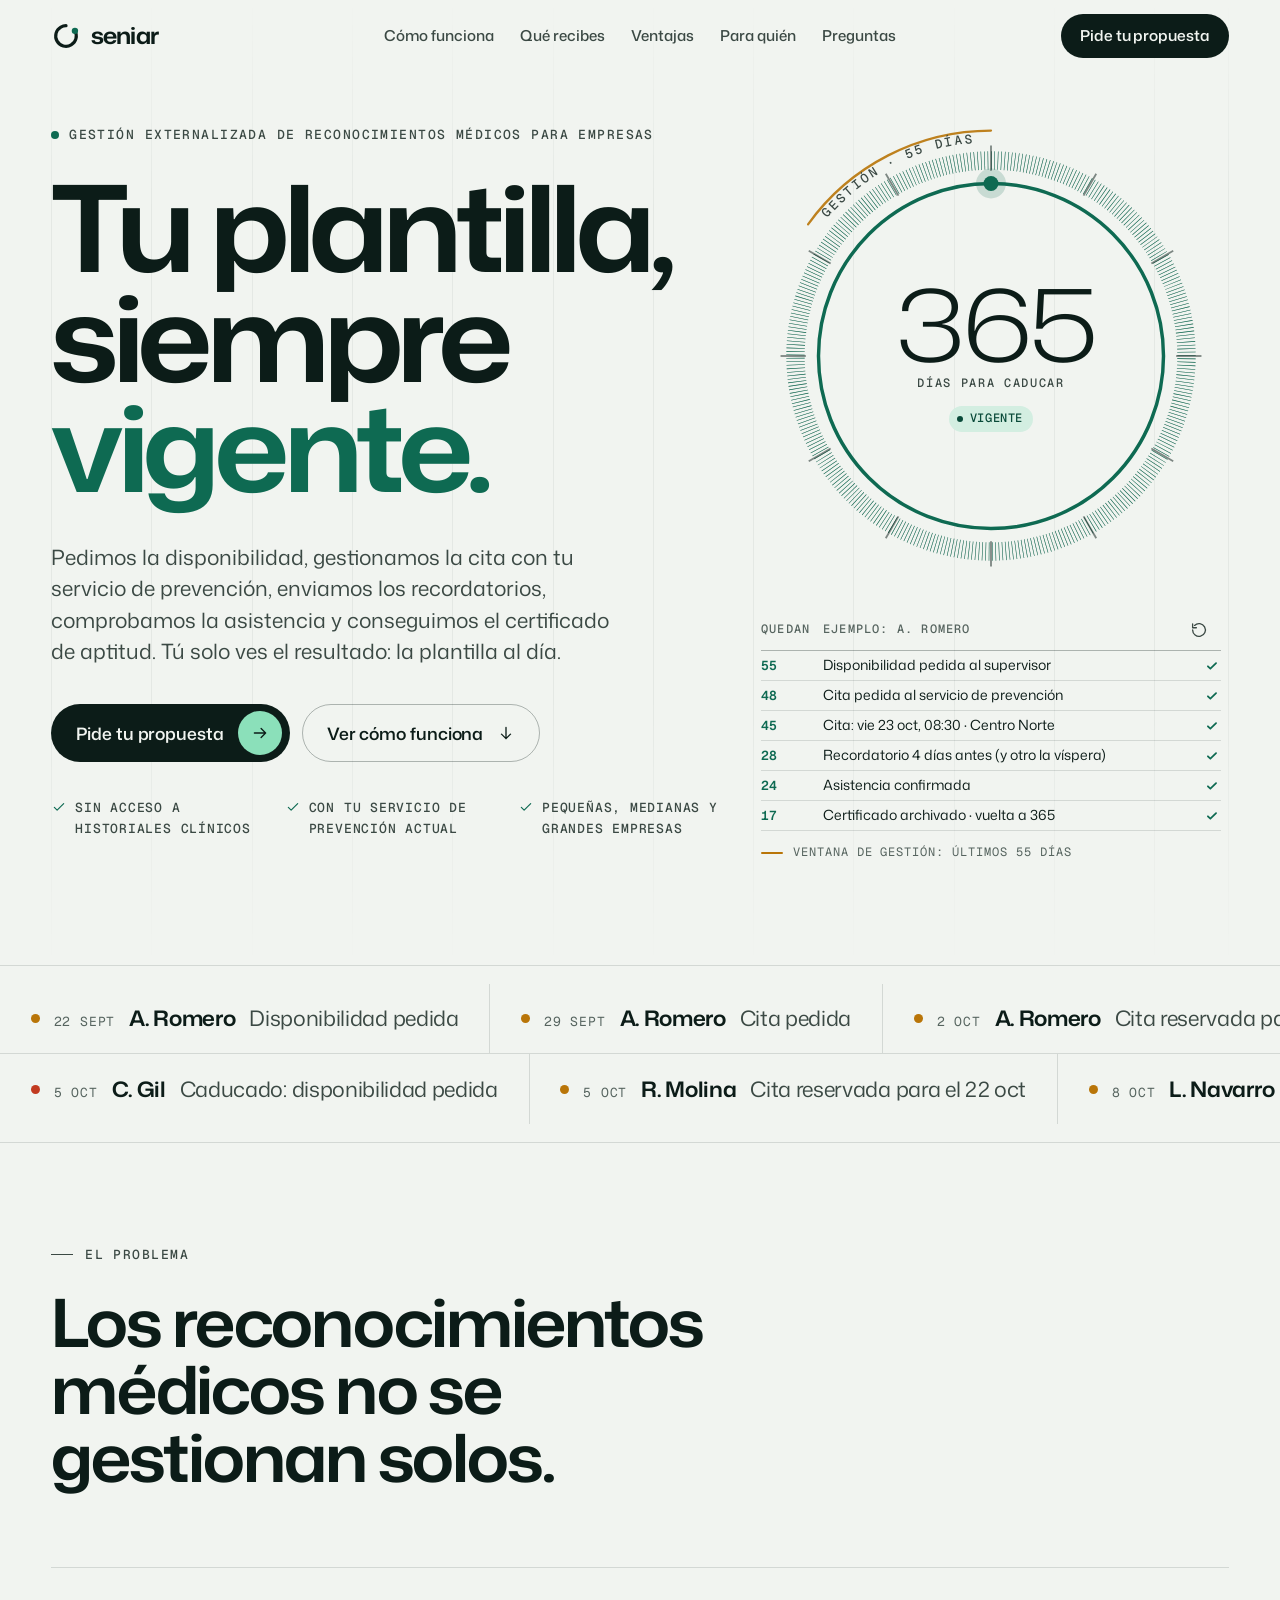
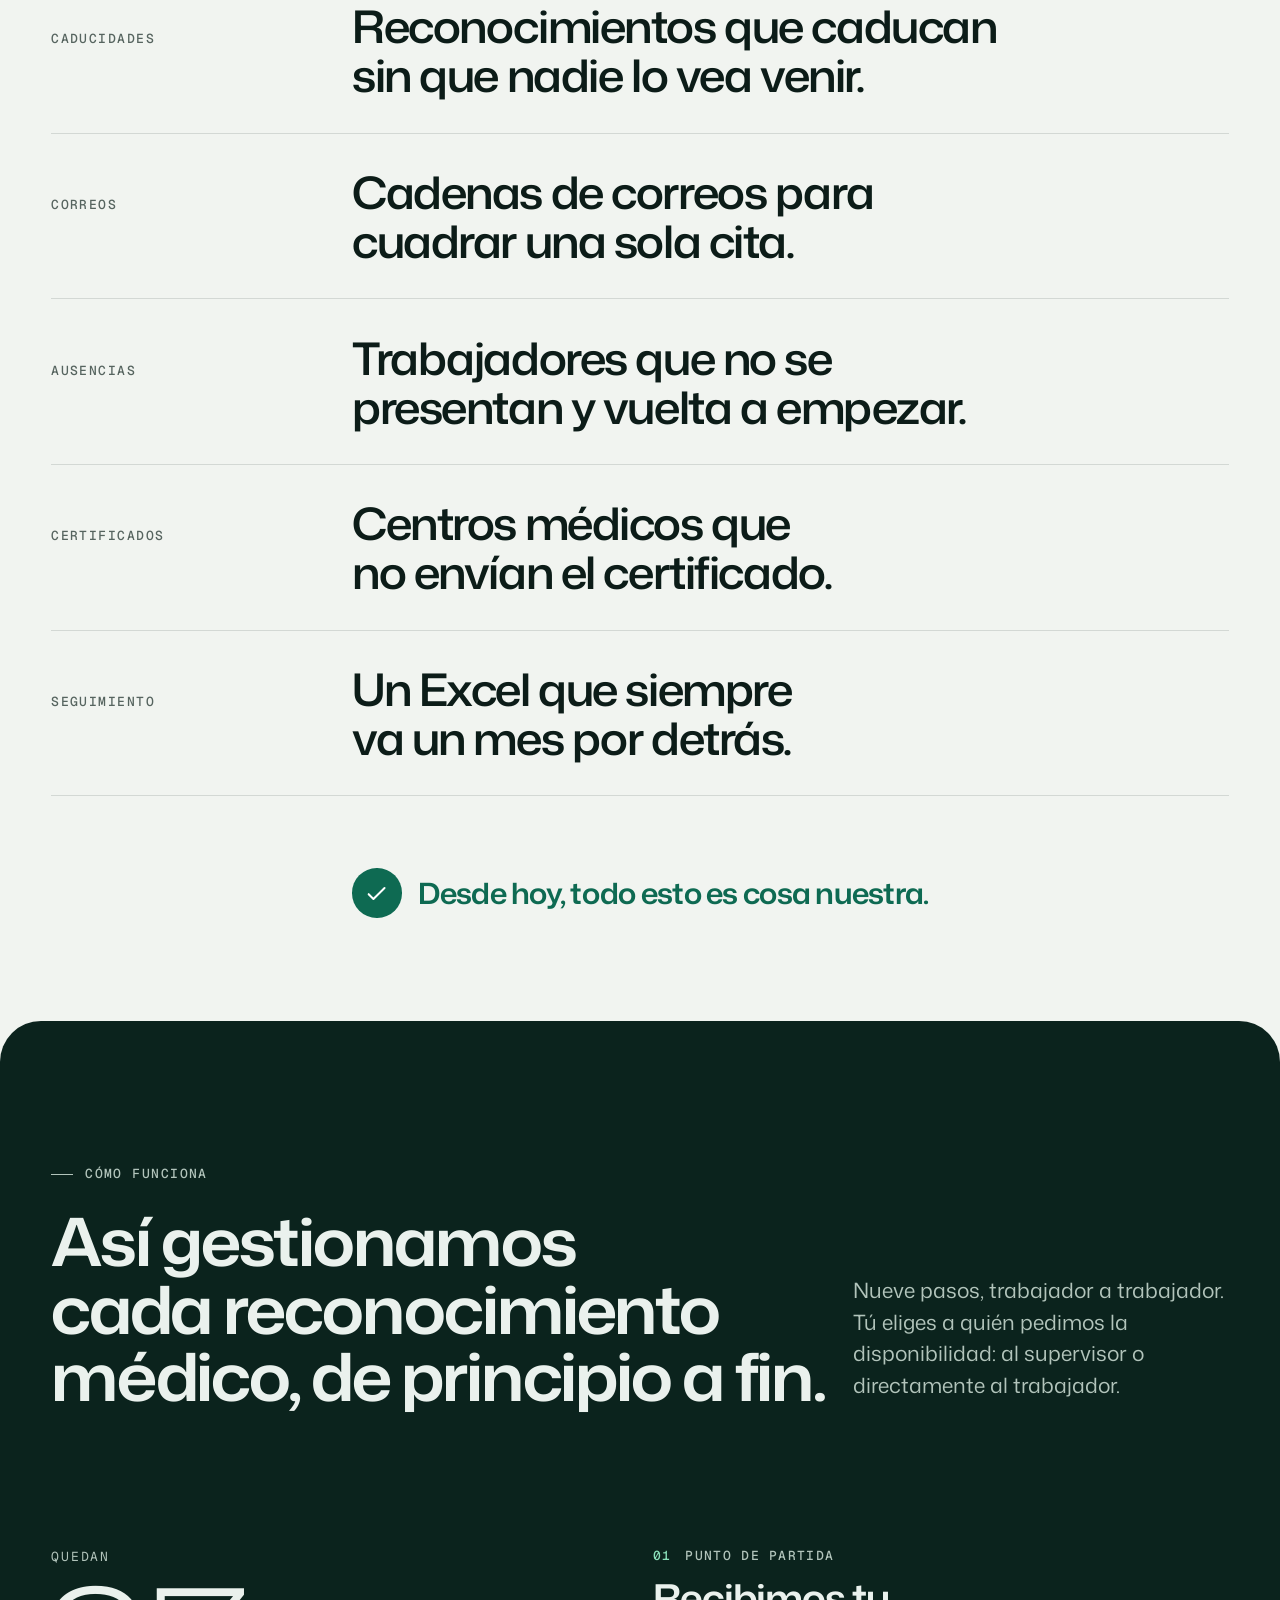
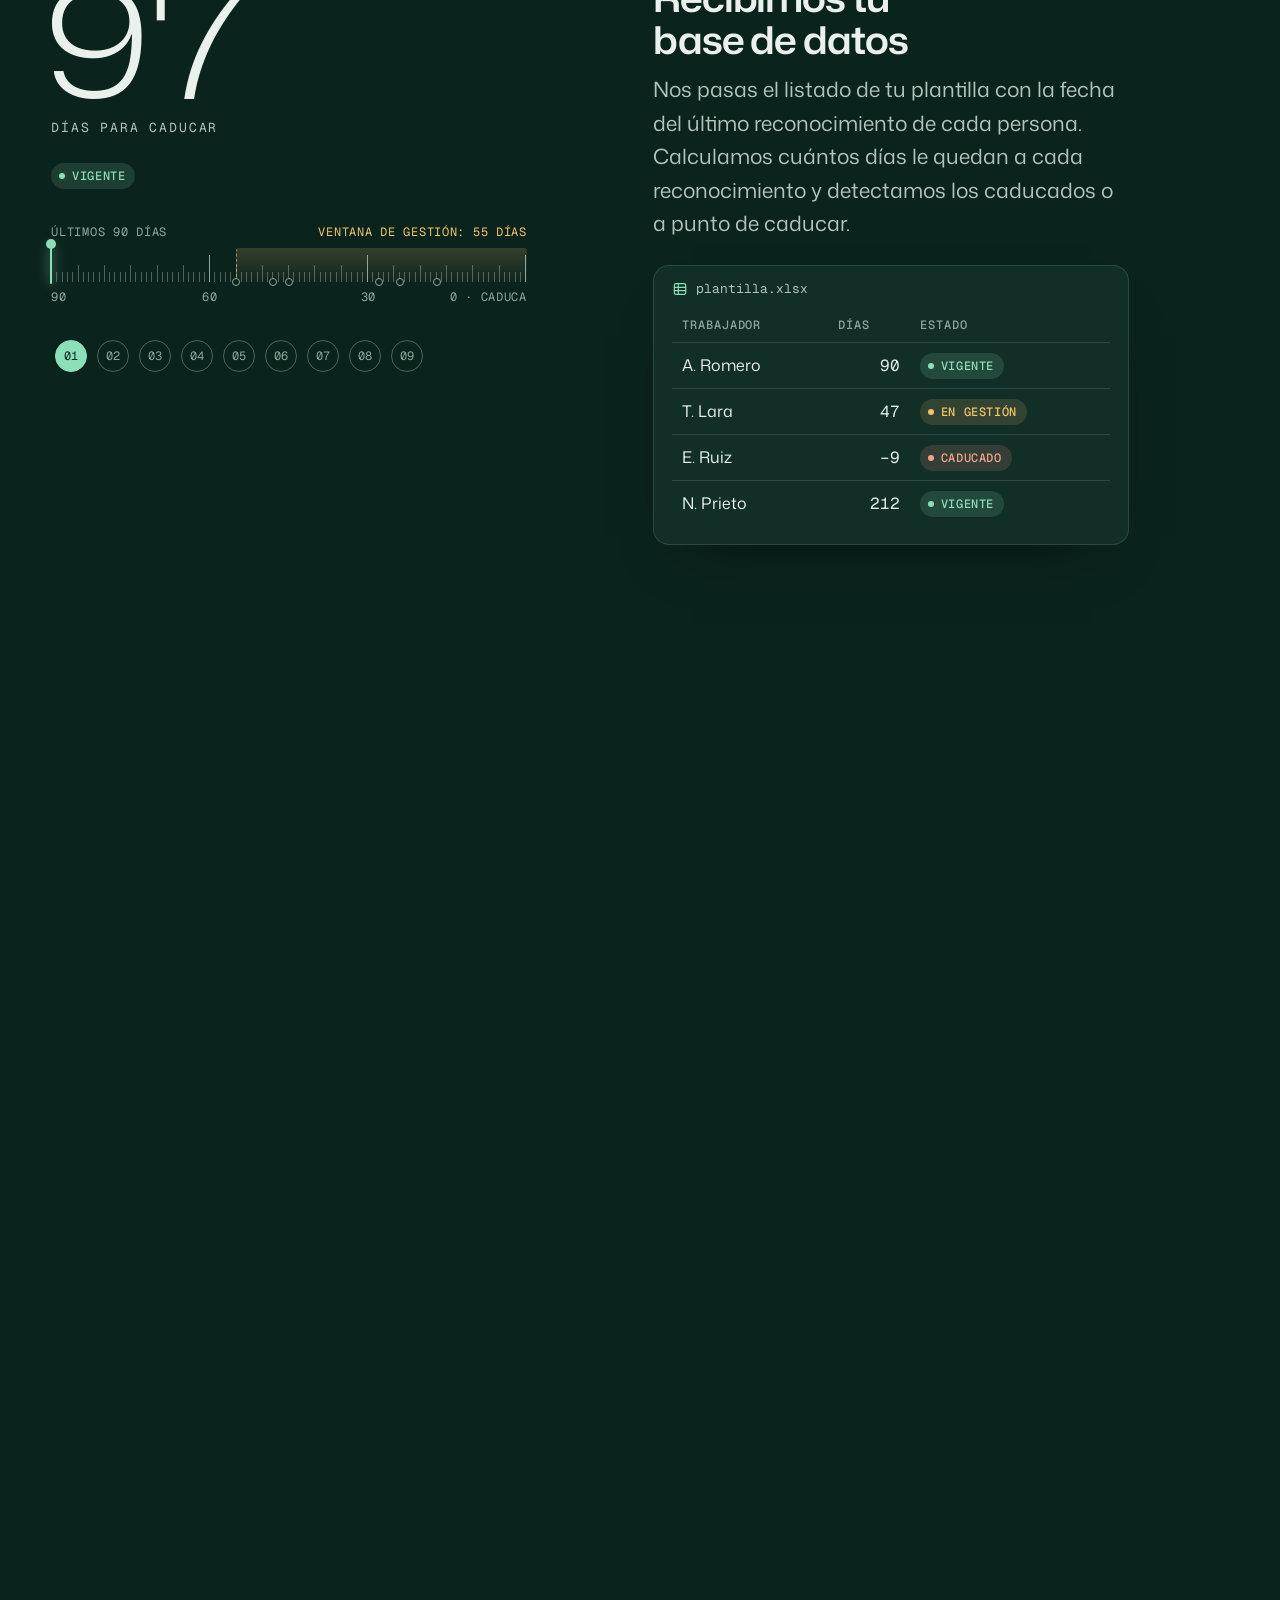
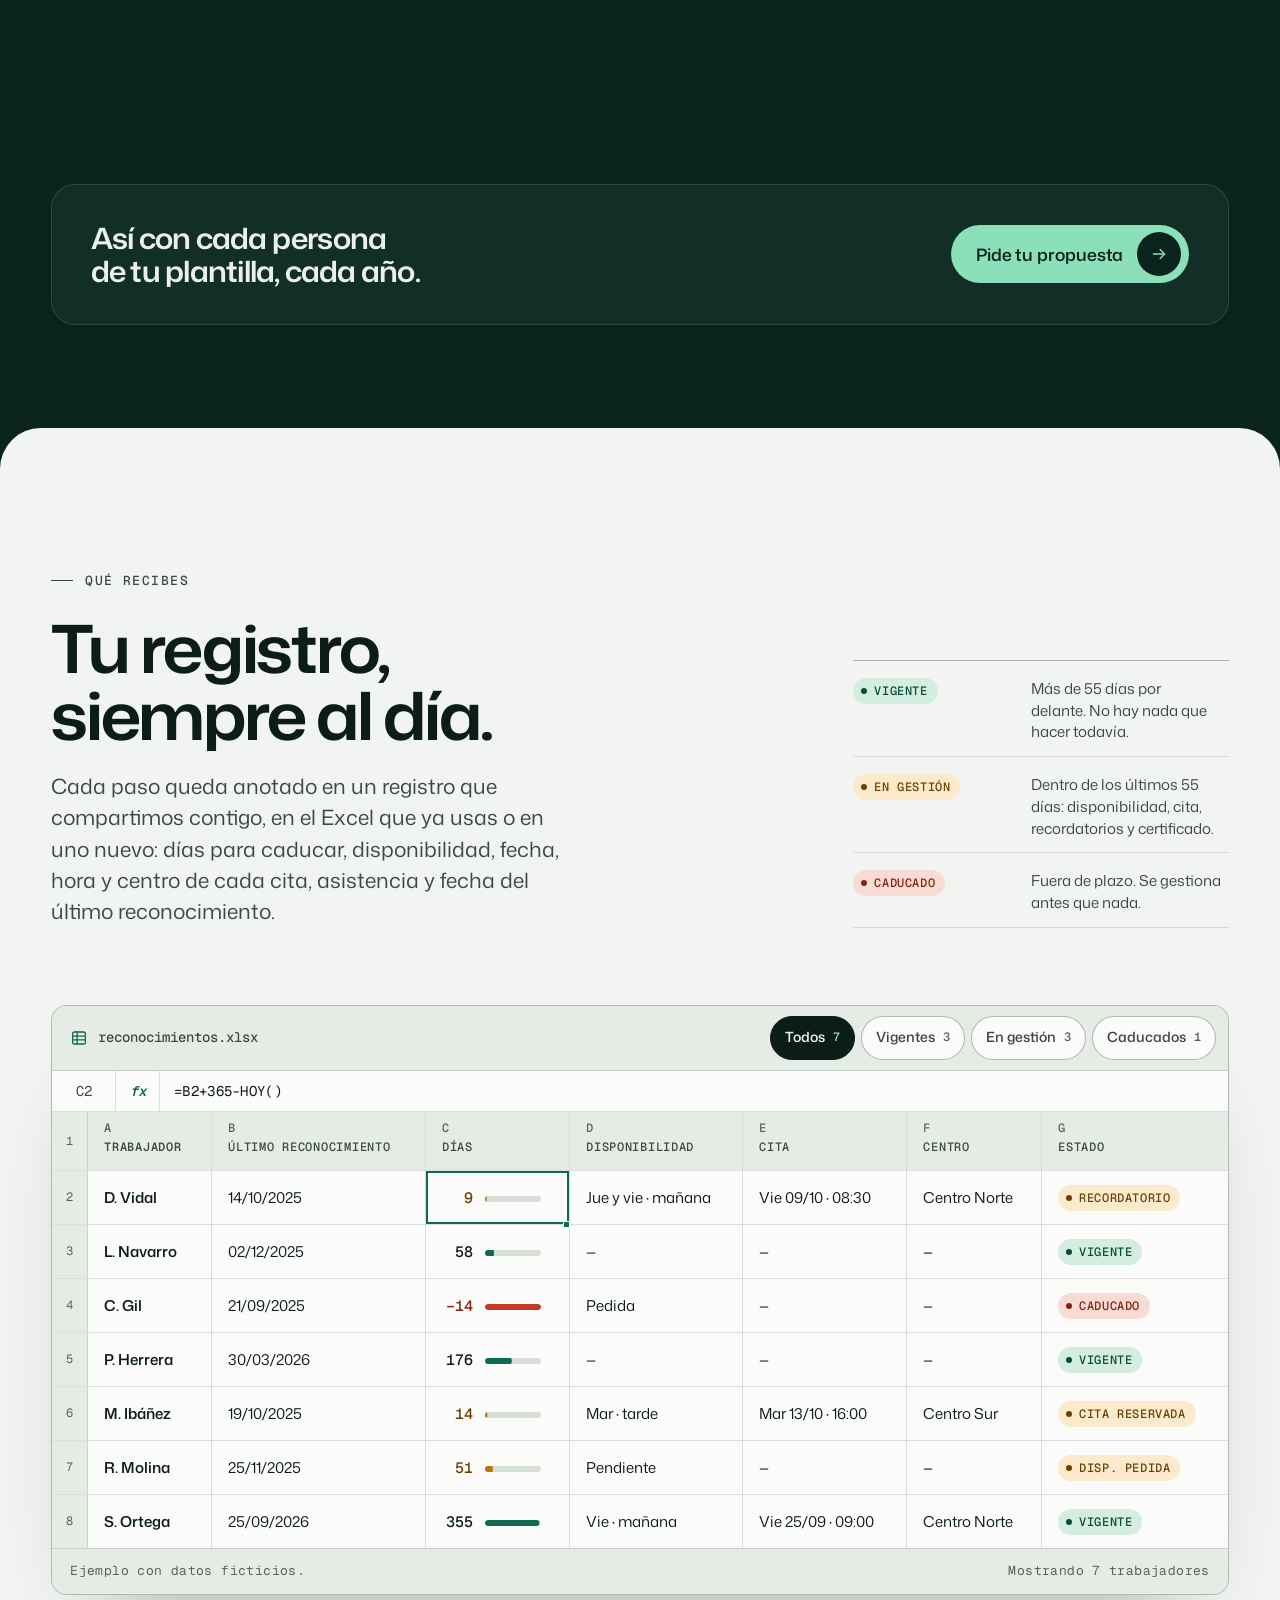
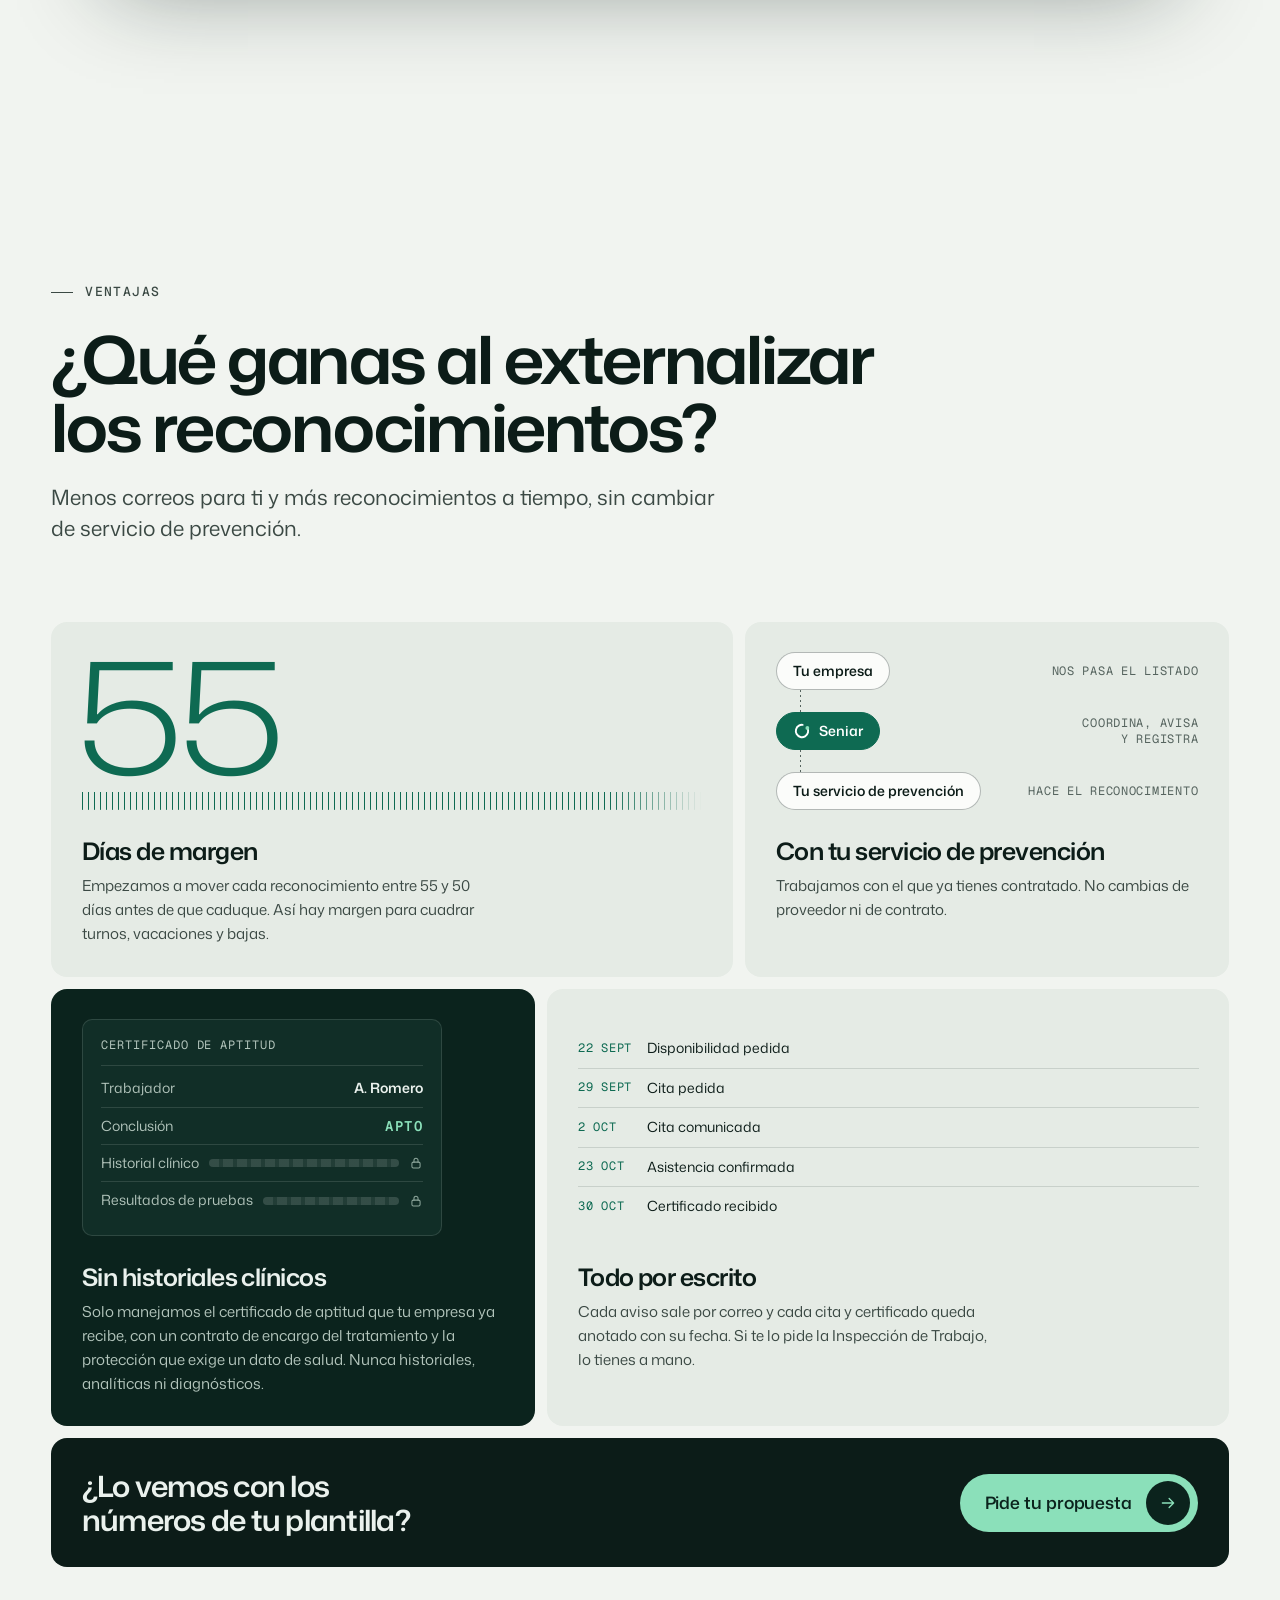
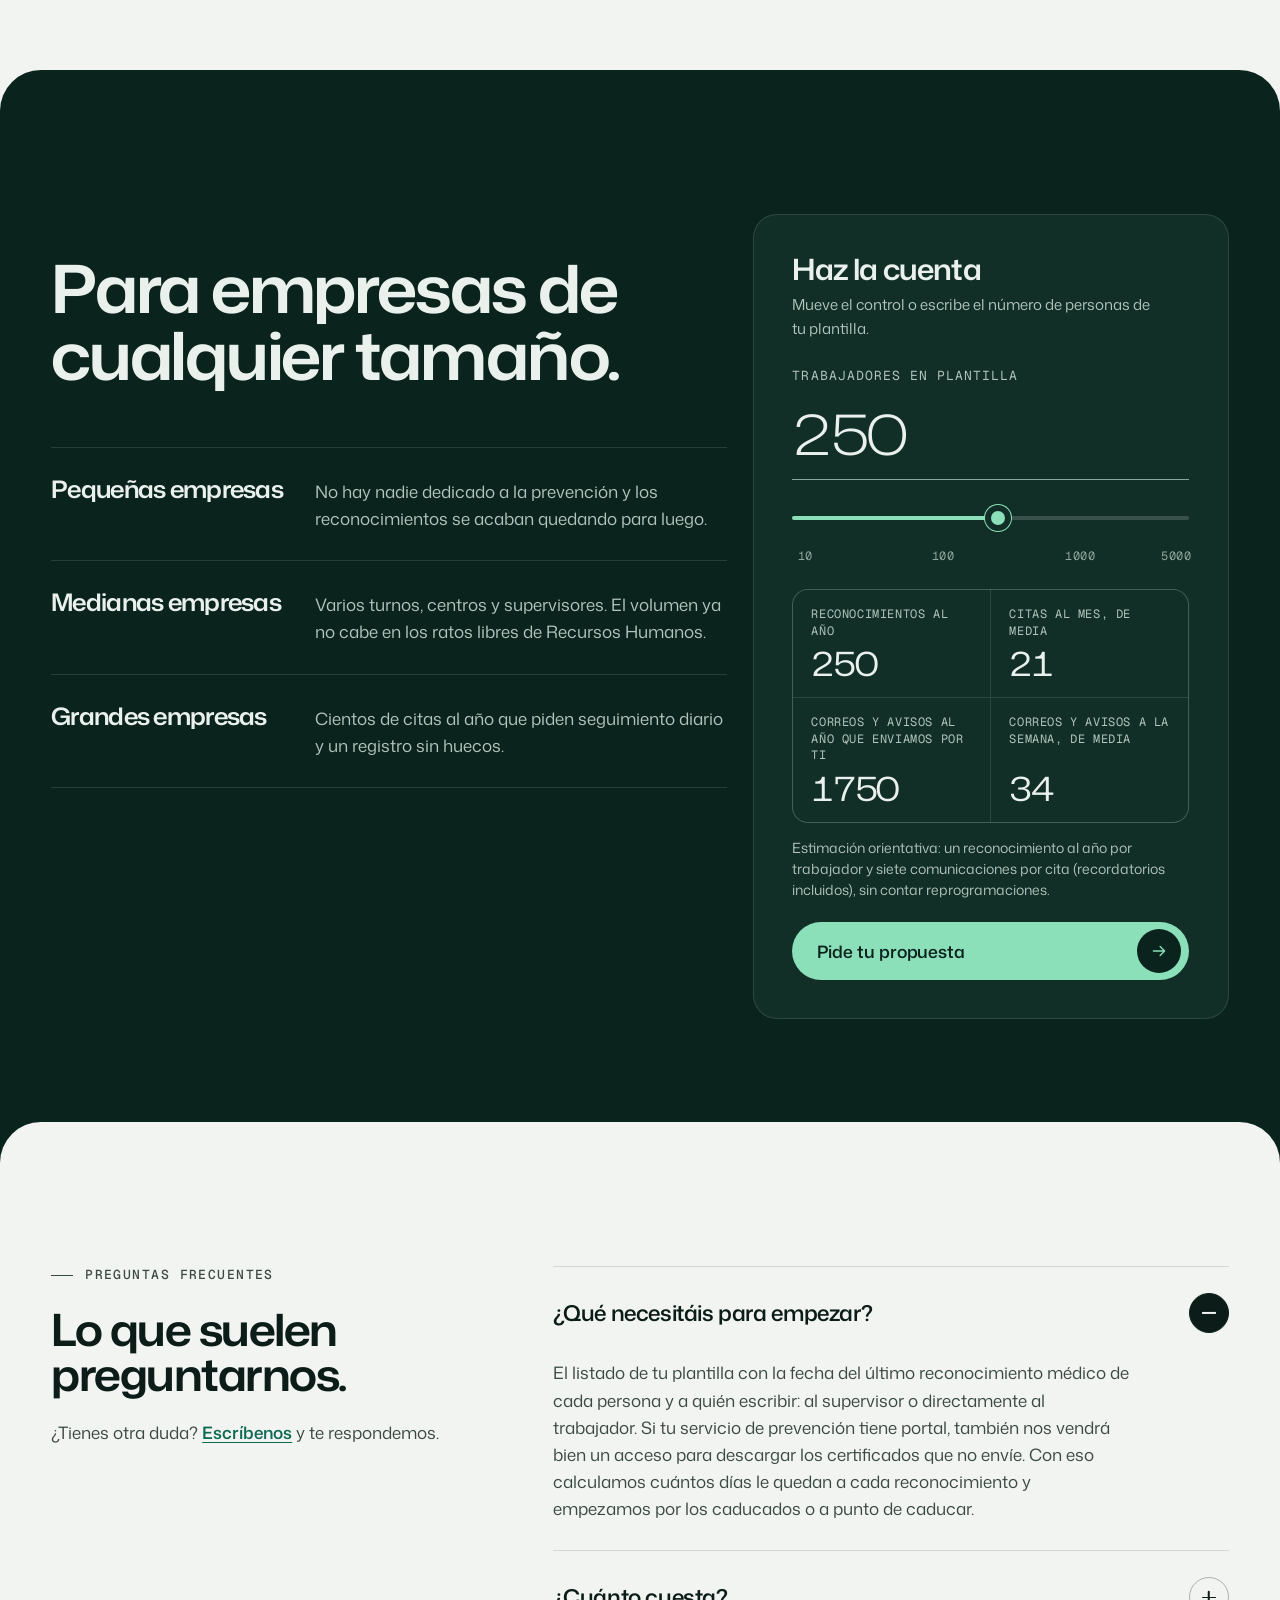
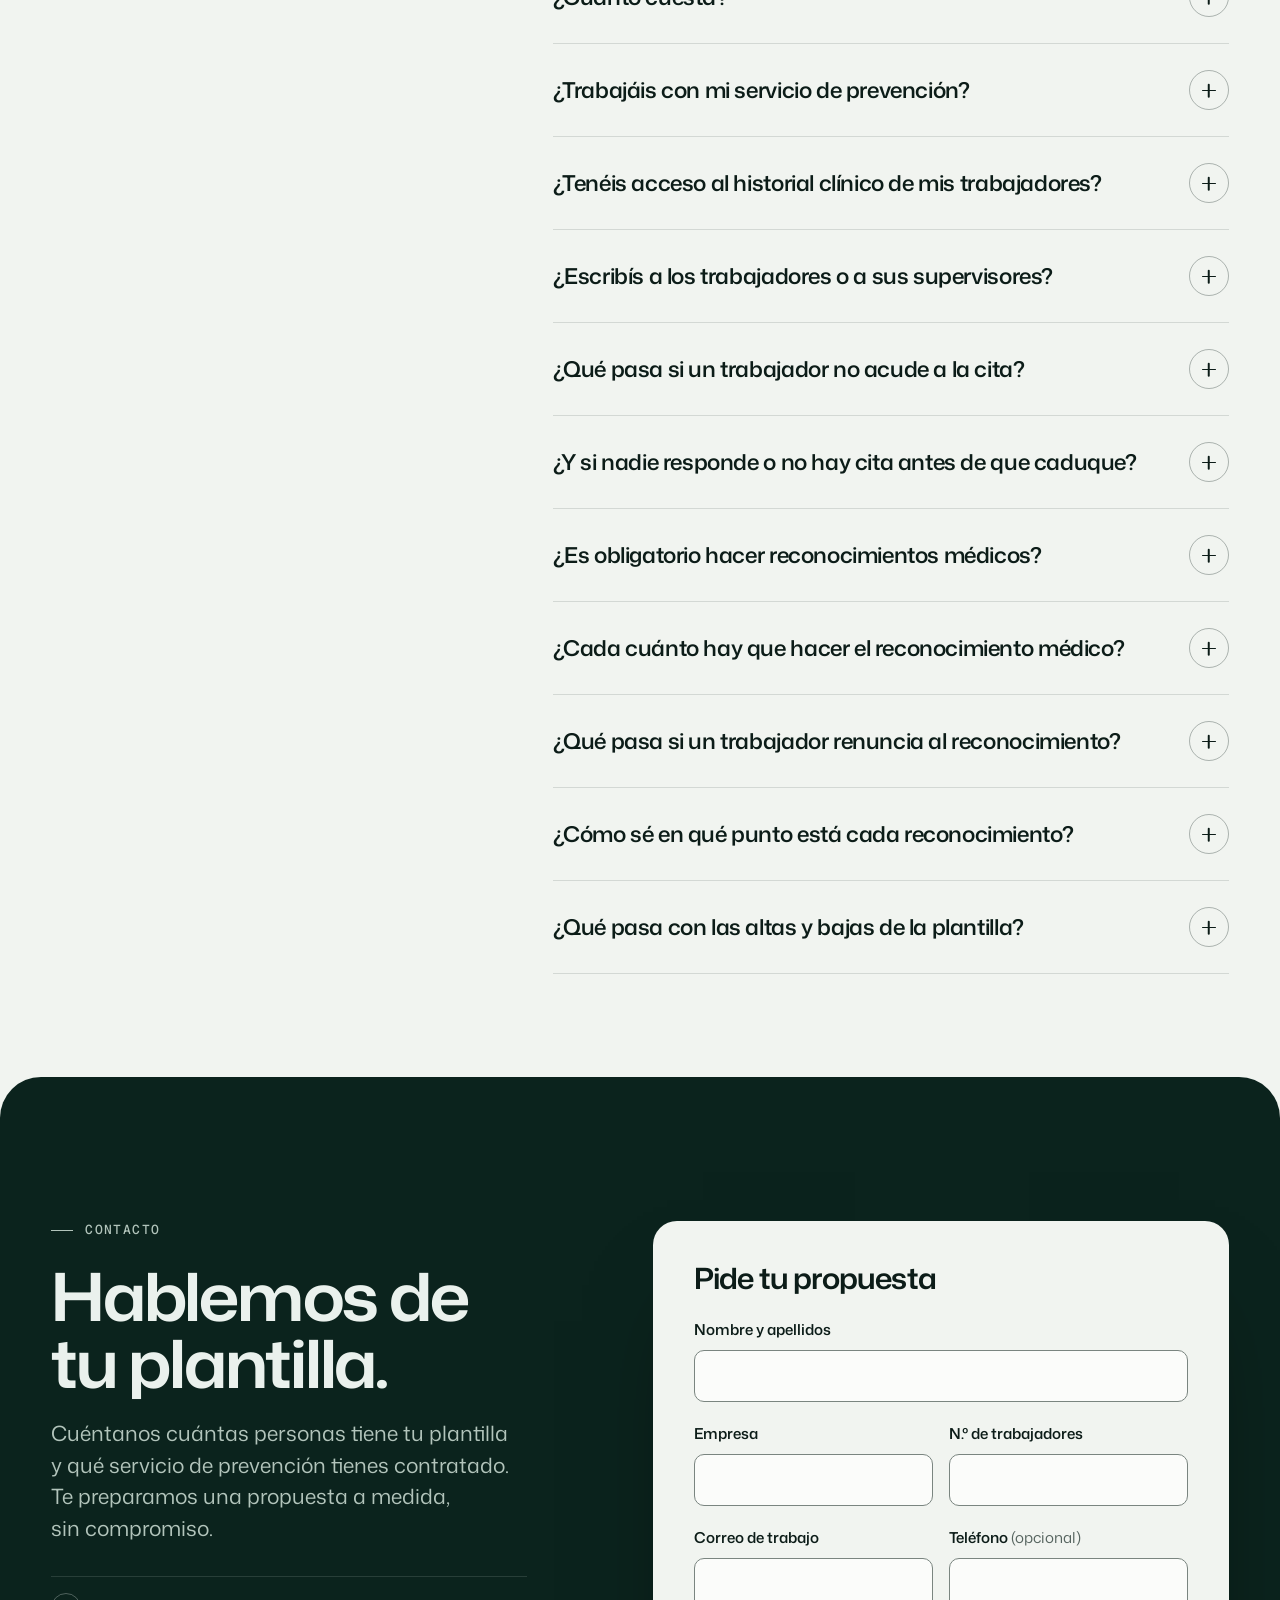
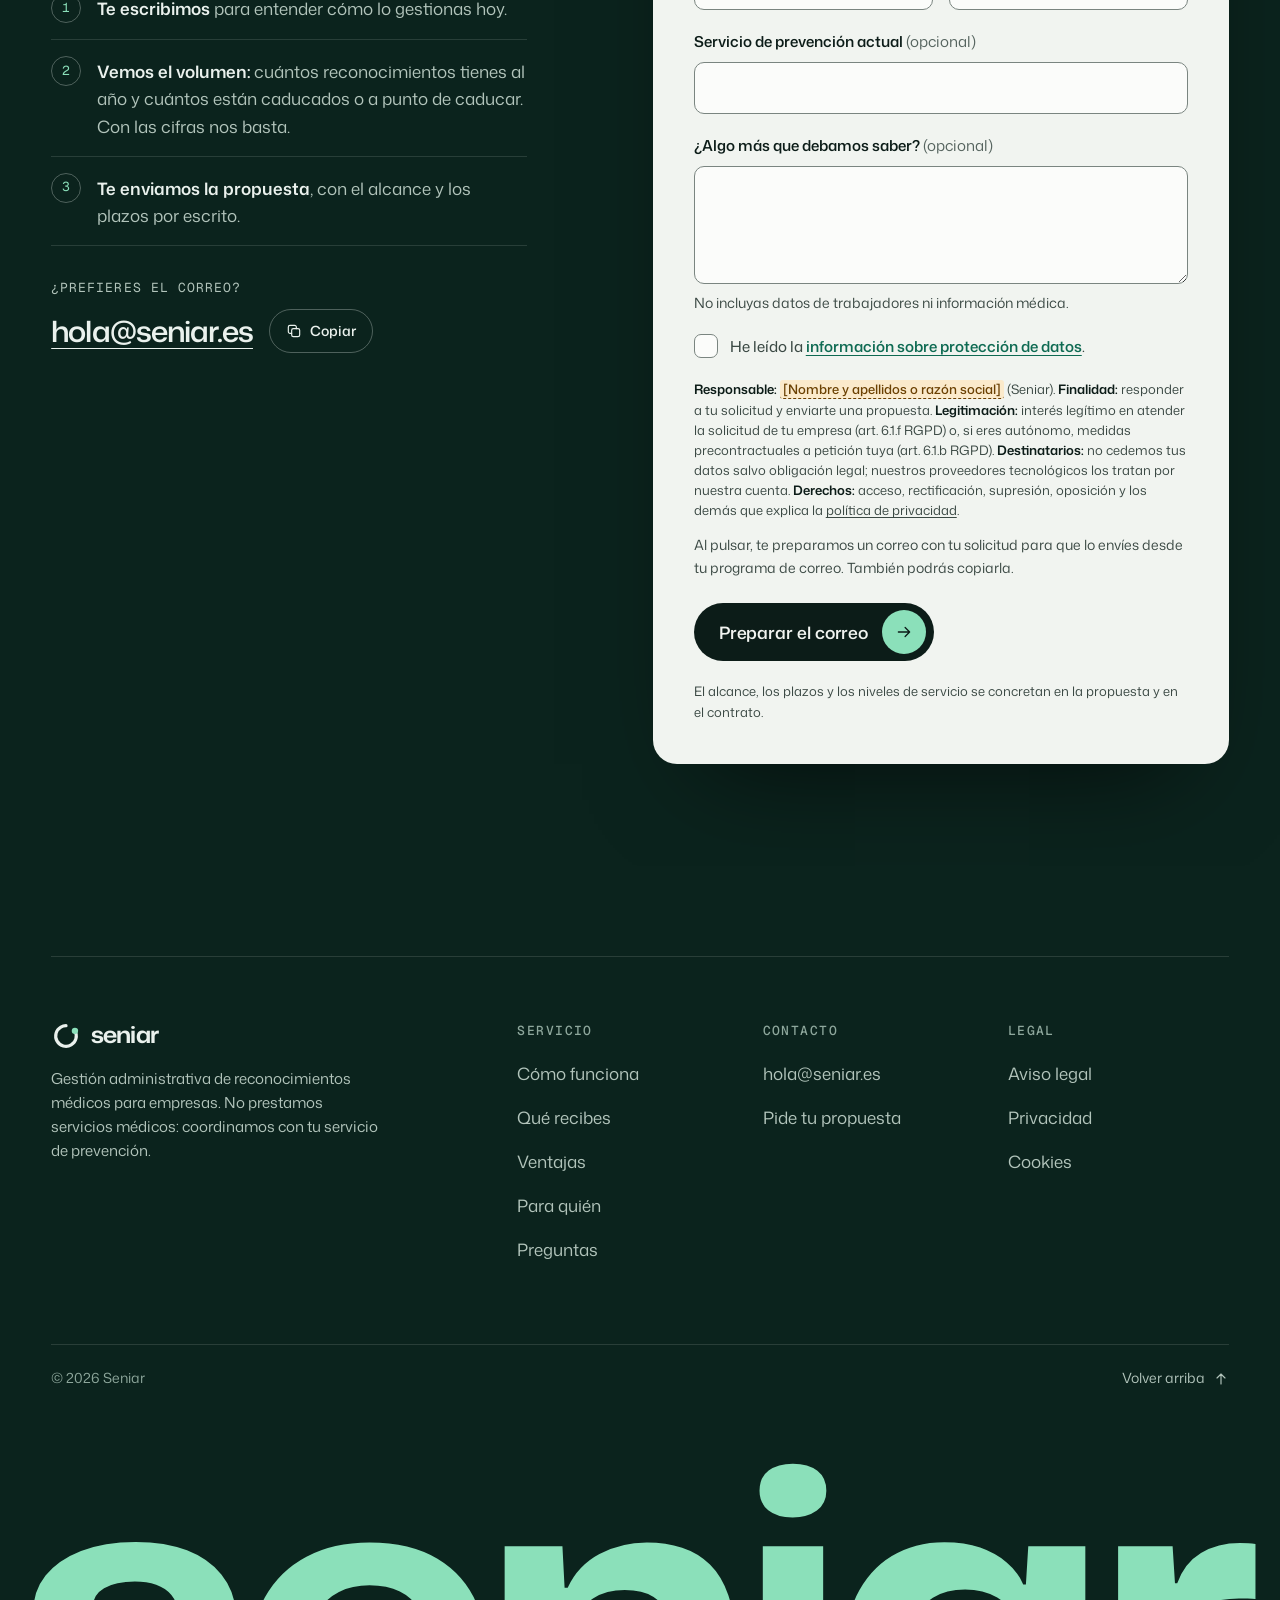
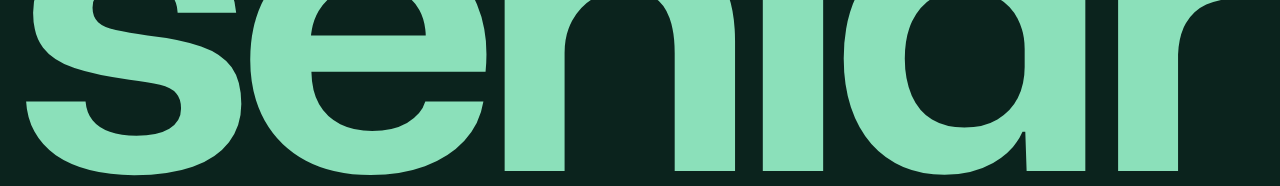
<file: web-reconocimientos/index.html>
<!doctype html>
<html lang="es">
<head>
<meta charset="utf-8">
<meta name="viewport" content="width=device-width, initial-scale=1, viewport-fit=cover">
<title>Gestión de reconocimientos médicos para empresas · Seniar</title>
<meta name="description" content="Gestión administrativa de los reconocimientos médicos de tu plantilla: disponibilidad, citas con tu servicio de prevención, recordatorios y certificados.">
<link rel="canonical" href="https://www.seniar.es/">
<meta name="robots" content="index, follow, max-image-preview:large">
<meta name="theme-color" content="#F1F4F0">
<meta name="color-scheme" content="light">
<meta name="format-detection" content="telephone=no">

<meta property="og:type" content="website">
<meta property="og:locale" content="es_ES">
<meta property="og:site_name" content="Seniar">
<meta property="og:title" content="Seniar · Los reconocimientos médicos de tu plantilla, siempre al día">
<meta property="og:description" content="Gestión administrativa externalizada de reconocimientos médicos: disponibilidad, citas, recordatorios, asistencia y certificados de aptitud.">
<meta property="og:url" content="https://www.seniar.es/">
<meta property="og:image" content="https://www.seniar.es/assets/img/og-image.png">
<meta property="og:image:type" content="image/png">
<meta property="og:image:width" content="1200">
<meta property="og:image:height" content="630">
<meta property="og:image:alt" content="Seniar. Tu plantilla, siempre vigente. Gestión de reconocimientos médicos.">
<meta name="twitter:card" content="summary_large_image">
<meta name="twitter:title" content="Seniar · Los reconocimientos médicos de tu plantilla, siempre al día">
<meta name="twitter:description" content="Gestión administrativa externalizada de reconocimientos médicos para pequeñas, medianas y grandes empresas.">
<meta name="twitter:image" content="https://www.seniar.es/assets/img/og-image.png">
<meta name="twitter:image:alt" content="Seniar. Tu plantilla, siempre vigente. Gestión de reconocimientos médicos.">

<link rel="icon" href="favicon.ico" sizes="48x48">
<link rel="icon" href="assets/img/favicon.svg" type="image/svg+xml">
<link rel="apple-touch-icon" href="assets/img/apple-touch-icon.png">
<link rel="manifest" href="site.webmanifest">

<link rel="preload" href="assets/fonts/seniar-sans.v3.woff2" as="font" type="font/woff2" crossorigin>
<link rel="preload" href="assets/fonts/seniar-mono.v3.woff2" as="font" type="font/woff2" crossorigin>
<link rel="stylesheet" href="assets/css/main.css">
<script>document.documentElement.classList.add('js');setTimeout(function(){if(!window.__seniar)document.documentElement.classList.remove('js')},4000);</script>
<script src="assets/js/main.js" defer></script>

<script type="application/ld+json">
{
  "@context": "https://schema.org",
  "@graph": [
    {
      "@type": "Organization",
      "@id": "https://www.seniar.es/#organizacion",
      "name": "Seniar",
      "url": "https://www.seniar.es/",
      "logo": "https://www.seniar.es/assets/img/icon-512.png",
      "email": "hola@seniar.es",
      "description": "Gestión administrativa externalizada de reconocimientos médicos de empresa: disponibilidad, citas, recordatorios, control de asistencia y certificados de aptitud.",
      "areaServed": { "@type": "Country", "name": "España" },
      "knowsLanguage": "es",
      "contactPoint": {
        "@type": "ContactPoint",
        "contactType": "sales",
        "email": "hola@seniar.es",
        "areaServed": "ES",
        "availableLanguage": "es"
      }
    },
    {
      "@type": "WebSite",
      "@id": "https://www.seniar.es/#web",
      "url": "https://www.seniar.es/",
      "name": "Seniar",
      "inLanguage": "es-ES",
      "publisher": { "@id": "https://www.seniar.es/#organizacion" }
    },
    {
      "@type": "Service",
      "@id": "https://www.seniar.es/#servicio",
      "name": "Gestión externalizada de reconocimientos médicos",
      "serviceType": "Gestión administrativa de reconocimientos médicos de empresa",
      "description": "Pedimos la disponibilidad de cada trabajador entre 55 y 50 días antes de que caduque su reconocimiento médico, gestionamos la cita con el servicio de prevención ajeno de la empresa, enviamos los recordatorios, comprobamos la asistencia, conseguimos el certificado de aptitud y mantenemos actualizado el registro.",
      "provider": { "@id": "https://www.seniar.es/#organizacion" },
      "areaServed": { "@type": "Country", "name": "España" },
      "audience": { "@type": "BusinessAudience", "audienceType": "Pequeñas, medianas y grandes empresas" }
    },
    {
      "@type": ["WebPage", "FAQPage"],
      "@id": "https://www.seniar.es/#pagina",
      "url": "https://www.seniar.es/",
      "name": "Gestión de reconocimientos médicos para empresas · Seniar",
      "inLanguage": "es-ES",
      "isPartOf": { "@id": "https://www.seniar.es/#web" },
      "about": { "@id": "https://www.seniar.es/#servicio" },
      "mainEntity": [
        { "@type": "Question", "name": "¿Qué necesitáis para empezar?", "acceptedAnswer": { "@type": "Answer", "text": "El listado de tu plantilla con la fecha del último reconocimiento médico de cada persona y a quién escribir: al supervisor o directamente al trabajador. Si tu servicio de prevención tiene portal, también nos vendrá bien un acceso para descargar los certificados que no envíe. Con eso calculamos cuántos días le quedan a cada reconocimiento y empezamos por los caducados o a punto de caducar." } },
        { "@type": "Question", "name": "¿Cuánto cuesta?", "acceptedAnswer": { "@type": "Answer", "text": "Depende sobre todo del número de trabajadores, que es lo que marca el volumen de citas y avisos. Cuéntanos cuántas personas tiene tu plantilla y qué servicio de prevención tienes, y te enviamos una propuesta sin compromiso. El alcance y los plazos se concretan en la propuesta y en el contrato." } },
        { "@type": "Question", "name": "¿Trabajáis con mi servicio de prevención?", "acceptedAnswer": { "@type": "Answer", "text": "Sí, con el que ya tengas contratado: Quirónprevención, Cualtis, Aspy u otro. Pedimos las citas en nombre de tu empresa; no tenemos relación comercial con ellos. No tienes que cambiar de proveedor ni de contrato." } },
        { "@type": "Question", "name": "¿Tenéis acceso al historial clínico de mis trabajadores?", "acceptedAnswer": { "@type": "Answer", "text": "No. Solo gestionamos el certificado de aptitud que tu empresa ya recibe (apto, no apto o apto con restricciones). Lo tratamos como dato de salud, por cuenta de tu empresa, con acceso restringido y con un contrato de encargo del tratamiento (artículo 28 del RGPD). Los resultados y el historial clínico quedan entre el trabajador y su servicio de prevención." } },
        { "@type": "Question", "name": "¿Escribís a los trabajadores o a sus supervisores?", "acceptedAnswer": { "@type": "Answer", "text": "Como prefiera tu empresa. Pedimos la disponibilidad al supervisor o directamente al trabajador, y ponemos en copia a quien nos indiques: Recursos Humanos, jefes de turno o el responsable de prevención." } },
        { "@type": "Question", "name": "¿Qué pasa si un trabajador no acude a la cita?", "acceptedAnswer": { "@type": "Answer", "text": "El mismo día de la cita le pedimos que confirme si ha acudido. Si no ha podido ir, volvemos a pedir su disponibilidad y gestionamos una cita nueva." } },
        { "@type": "Question", "name": "¿Y si nadie responde o no hay cita antes de que caduque?", "acceptedAnswer": { "@type": "Answer", "text": "Volvemos a escribir a quien corresponda: supervisor, trabajador o servicio de prevención. Si la fecha de caducidad se acerca sin cita, te avisamos para que puedas intervenir a tiempo." } },
        { "@type": "Question", "name": "¿Es obligatorio hacer reconocimientos médicos?", "acceptedAnswer": { "@type": "Answer", "text": "La Ley 31/1995, de 8 de noviembre, de Prevención de Riesgos Laborales (artículo 22) obliga a la empresa a garantizar la vigilancia de la salud de su plantilla, de forma periódica y en función de los riesgos de cada puesto. Para el trabajador es, por regla general, voluntaria, salvo las excepciones que recoge ese mismo artículo o que fijan normas específicas." } },
        { "@type": "Question", "name": "¿Cada cuánto hay que hacer el reconocimiento médico?", "acceptedAnswer": { "@type": "Answer", "text": "Lo marcan los protocolos de tu servicio de prevención según los riesgos de cada puesto. Lo habitual es una revisión médica al año: por eso, tras cada reconocimiento, el contador de cada trabajador vuelve a 365 días." } },
        { "@type": "Question", "name": "¿Qué pasa si un trabajador renuncia al reconocimiento?", "acceptedAnswer": { "@type": "Answer", "text": "Si un trabajador no quiere hacerse el reconocimiento, lo anotamos en el registro y te avisamos. Tu empresa decide, con su servicio de prevención, cómo documentar la renuncia o, si para ese puesto el reconocimiento es obligatorio, cómo actuar." } },
        { "@type": "Question", "name": "¿Cómo sé en qué punto está cada reconocimiento?", "acceptedAnswer": { "@type": "Answer", "text": "Mantenemos un registro con los días que le quedan a cada reconocimiento, la disponibilidad de cada trabajador y la fecha, la hora y el centro de su cita. Lo actualizamos con cada paso y lo compartimos contigo." } },
        { "@type": "Question", "name": "¿Qué pasa con las altas y bajas de la plantilla?", "acceptedAnswer": { "@type": "Answer", "text": "Nos las comunicas y actualizamos el registro. Si necesitas que gestionemos también los reconocimientos iniciales de las nuevas incorporaciones, cuéntanoslo al pedir la propuesta." } }
      ]
    }
  ]
}
</script>
</head>
<body>
<svg class="sprite" aria-hidden="true" focusable="false">
  <symbol id="i-arrow" viewBox="0 0 24 24"><path d="M4.5 12h15M13.5 6l6 6-6 6"/></symbol>
  <symbol id="i-arrow-down" viewBox="0 0 24 24"><path d="M12 4.5v15M6 13.5l6 6 6-6"/></symbol>
  <symbol id="i-arrow-up" viewBox="0 0 24 24"><path d="M12 19.5v-15M6 10.5l6-6 6 6"/></symbol>
  <symbol id="i-check" viewBox="0 0 24 24"><path d="M5 12.5l4.2 4.2L19 7"/></symbol>
  <symbol id="i-bell" viewBox="0 0 24 24"><path d="M6 16.5V11a6 6 0 1 1 12 0v5.5l1.5 2h-15z"/><path d="M10 20.5a2 2 0 0 0 4 0"/></symbol>
  <symbol id="i-file" viewBox="0 0 24 24"><path d="M14 3H7a2 2 0 0 0-2 2v14a2 2 0 0 0 2 2h10a2 2 0 0 0 2-2V8z"/><path d="M14 3v5h5M9 14.5l2 2 4-4"/></symbol>
  <symbol id="i-lock" viewBox="0 0 24 24"><rect x="5" y="10.5" width="14" height="10" rx="2.5"/><path d="M8.5 10.5V7.5a3.5 3.5 0 0 1 7 0v3"/></symbol>
  <symbol id="i-copy" viewBox="0 0 24 24"><rect x="8.5" y="8.5" width="12" height="12" rx="2.5"/><path d="M15.5 8.5V6a2.5 2.5 0 0 0-2.5-2.5H6A2.5 2.5 0 0 0 3.5 6v7A2.5 2.5 0 0 0 6 15.5h2.5"/></symbol>
  <symbol id="i-replay" viewBox="0 0 24 24"><path d="M3.5 12a8.5 8.5 0 1 0 2.6-6.1M3.5 4v5h5"/></symbol>
  <symbol id="i-sheet" viewBox="0 0 24 24"><rect x="3.5" y="4" width="17" height="16" rx="2.5"/><path d="M3.5 9.5h17M3.5 14.5h17M9.5 4v16"/></symbol>
  <symbol id="i-external" viewBox="0 0 24 24"><path d="M14 4.5h5.5V10M19.5 4.5 11 13M18 14v4a2 2 0 0 1-2 2H6.5a2 2 0 0 1-2-2V8a2 2 0 0 1 2-2h4"/></symbol>
  <symbol id="i-mark" viewBox="0 0 32 32"><circle class="mark-ring" cx="16" cy="16" r="11" pathLength="100" stroke-dasharray="83.4 100" transform="rotate(-30 16 16)"/><circle class="mark-dot" cx="25.53" cy="10.5" r="3.4"/></symbol>
</svg>

<a class="skip-link" href="#contenido">Saltar al contenido</a>

<header class="site-header" data-header>
  <div class="wrap site-header__inner">
    <a class="brand" href="#top" aria-label="Seniar, ir al inicio">
      <svg class="brand__mark" aria-hidden="true" focusable="false"><use href="#i-mark"/></svg>
      <span class="brand__word" aria-hidden="true">seniar</span>
    </a>
    <nav class="site-nav" aria-label="Principal">
      <ul class="site-nav__list" role="list">
        <li><a class="site-nav__link" href="#como-funciona">Cómo funciona</a></li>
        <li><a class="site-nav__link" href="#registro">Qué recibes</a></li>
        <li><a class="site-nav__link" href="#ventajas">Ventajas</a></li>
        <li><a class="site-nav__link" href="#para-quien">Para quién</a></li>
        <li><a class="site-nav__link" href="#preguntas">Preguntas</a></li>
      </ul>
    </nav>
    <div class="site-header__end">
      <a class="btn btn--solid btn--sm site-header__cta" href="#solicitud"><span class="site-header__cta-long">Pide tu propuesta</span><span class="site-header__cta-short">Propuesta</span></a>
      <a class="btn btn--line btn--sm nojs-menu" href="#navegacion-pie">Menú</a>
      <button class="menu-btn" type="button" aria-expanded="false" aria-controls="menu" aria-label="Abrir menú" data-menu-toggle>
        <span class="menu-btn__label" aria-hidden="true">Menú</span>
        <span class="menu-btn__icon" aria-hidden="true"><i></i><i></i></span>
      </button>
    </div>
  </div>
</header>

<div class="menu" id="menu" data-tone="night" data-menu hidden>
  <nav class="menu__nav" aria-label="Menú">
    <ul class="menu__list" role="list">
      <li style="--i:0"><a class="menu__link" href="#como-funciona">Cómo funciona</a></li>
      <li style="--i:1"><a class="menu__link" href="#registro">Qué recibes</a></li>
      <li style="--i:2"><a class="menu__link" href="#ventajas">Ventajas</a></li>
      <li style="--i:3"><a class="menu__link" href="#para-quien">Para quién</a></li>
      <li style="--i:4"><a class="menu__link" href="#preguntas">Preguntas</a></li>
      <li style="--i:5"><a class="menu__link" href="#contacto">Contacto</a></li>
    </ul>
    <div class="menu__foot">
      <a class="btn btn--solid btn--lg" href="#solicitud"><span>Pide tu propuesta</span><span class="btn__icon" aria-hidden="true"><svg><use href="#i-arrow"/></svg><svg><use href="#i-arrow"/></svg></span></a>
      <p class="menu__mail"><a href="mailto:hola@seniar.es">hola@seniar.es</a></p>
    </div>
  </nav>
</div>

<main id="contenido">

  <!-- Portada -->
  <section class="hero" id="top" aria-labelledby="hero-title">
    <div class="wrap hero__lines" aria-hidden="true"><i></i><i></i><i></i><i></i><i></i><i></i><i></i><i></i><i></i><i></i><i></i><i></i></div>
    <div class="wrap hero__grid">
      <h1 class="hero__heading" id="hero-title">
        <span class="eyebrow eyebrow--dot hero__eyebrow"><span class="pulse" aria-hidden="true"></span><span>Gestión externalizada de reconocimientos médicos para empresas</span></span><span class="visually-hidden">. </span>
        <span class="hero__title">
          <span class="mask" style="--i:0"><span>Tu plantilla,</span></span>
          <span class="mask" style="--i:1"><span>siempre</span></span>
          <span class="mask" style="--i:2"><span><em>vigente.</em></span></span>
        </span>
      </h1>

      <p class="hero__lead">Pedimos la disponibilidad, gestionamos la cita con tu servicio de prevención, enviamos los recordatorios, comprobamos la asistencia y conseguimos el certificado de aptitud. Tú solo ves el resultado: la plantilla al día.</p>
      <div class="hero__actions">
        <a class="btn btn--solid btn--lg" href="#solicitud" data-magnetic><span>Pide tu propuesta</span><span class="btn__icon" aria-hidden="true"><svg><use href="#i-arrow"/></svg><svg><use href="#i-arrow"/></svg></span></a>
        <a class="btn btn--line btn--lg" href="#como-funciona"><span>Ver cómo funciona</span><svg class="btn__trail" aria-hidden="true"><use href="#i-arrow-down"/></svg></a>
      </div>
      <ul class="hero__proof" role="list">
        <li><svg aria-hidden="true"><use href="#i-check"/></svg>Sin acceso a historiales&nbsp;clínicos</li>
        <li><svg aria-hidden="true"><use href="#i-check"/></svg>Con tu servicio de prevención actual</li>
        <li><svg aria-hidden="true"><use href="#i-check"/></svg>Pequeñas, medianas y grandes empresas</li>
      </ul>

      <figure class="hero__visual" data-hero aria-labelledby="hero-fig">
        <div class="dial" data-dial data-state="ok" aria-hidden="true">
          <svg class="dial__svg" viewBox="0 0 400 400" focusable="false">
            <defs>
              <path id="dial-text-path" d="M 49.04 91.34 A 186 186 0 0 1 200 14"/>
            </defs>
            <circle class="dial__window" cx="200" cy="200" r="196" pathLength="365" transform="rotate(-90 200 200)"/>
            <text class="dial__window-label"><textPath href="#dial-text-path" startOffset="50%" text-anchor="middle">GESTIÓN · 55 DÍAS</textPath></text>
            <circle class="dial__ticks" cx="200" cy="200" r="170" pathLength="365" transform="rotate(-90 200 200)"/>
            <circle class="dial__ticks dial__ticks--on" cx="200" cy="200" r="170" pathLength="365" transform="rotate(-90 200 200)" data-dial-ticks/>
            <g class="dial__months">
              <line x1="200" y1="39" x2="200" y2="17"/><line x1="280.5" y1="60.57" x2="291.5" y2="41.52"/><line x1="339.43" y1="119.5" x2="358.48" y2="108.5"/><line x1="361" y1="200" x2="383" y2="200"/><line x1="339.43" y1="280.5" x2="358.48" y2="291.5"/><line x1="280.5" y1="339.43" x2="291.5" y2="358.48"/><line x1="200" y1="361" x2="200" y2="383"/><line x1="119.5" y1="339.43" x2="108.5" y2="358.48"/><line x1="60.57" y1="280.5" x2="41.52" y2="291.5"/><line x1="39" y1="200" x2="17" y2="200"/><line x1="60.57" y1="119.5" x2="41.52" y2="108.5"/><line x1="119.5" y1="60.57" x2="108.5" y2="41.52"/>
            </g>
            <circle class="dial__track" cx="200" cy="200" r="150"/>
            <circle class="dial__arc" cx="200" cy="200" r="150" pathLength="365" transform="rotate(-90 200 200)"/>
            <circle class="dial__head-halo" cx="200" cy="50" r="13" data-dial-halo/>
            <circle class="dial__head" cx="200" cy="50" r="6.5" data-dial-head/>
          </svg>
          <div class="dial__center">
            <span class="dial__num" data-dial-num>365</span>
            <span class="dial__unit">días para caducar</span>
            <span class="chip chip--state" data-dial-chip data-chip-state="ok">Vigente</span>
          </div>
        </div>

        <div class="readout-box">
          <div class="readout__head">
            <span aria-hidden="true">Quedan</span>
            <span aria-hidden="true">Ejemplo: A.&nbsp;Romero</span>
            <button class="replay" type="button" aria-label="Ver otra vez la animación del ciclo" data-replay>
              <svg aria-hidden="true"><use href="#i-replay"/></svg>
            </button>
          </div>
          <ol class="readout" role="list" aria-hidden="true" data-readout>
            <li data-line="0"><span class="readout__day">55</span><span class="readout__text">Disponibilidad pedida al supervisor</span></li>
            <li data-line="1"><span class="readout__day">48</span><span class="readout__text">Cita pedida al servicio de prevención</span></li>
            <li data-line="2"><span class="readout__day">45</span><span class="readout__text">Cita: vie 23 oct, 08:30 · Centro Norte</span></li>
            <li data-line="3"><span class="readout__day">28</span><span class="readout__text">Recordatorio 4 días antes (y otro la víspera)</span></li>
            <li data-line="4"><span class="readout__day">24</span><span class="readout__text">Asistencia confirmada</span></li>
            <li data-line="5"><span class="readout__day">17</span><span class="readout__text">Certificado archivado · vuelta a 365</span></li>
          </ol>
          <p class="readout__legend" aria-hidden="true"><i></i>Ventana de gestión: últimos 55 días</p>
        </div>
        <figcaption class="visually-hidden" id="hero-fig">Ejemplo de un ciclo: el contador de un reconocimiento médico baja hasta 55 días, se piden la disponibilidad y la cita, se envían los recordatorios, se confirma la asistencia, se archiva el certificado y el contador vuelve a 365 días.</figcaption>
      </figure>
    </div>
  </section>

  <!-- Registro en movimiento -->
  <div class="ticker" aria-hidden="true">
    <div class="ticker__row" data-ticker="-1">
      <span class="tick"><i class="tick__dot tick__dot--warn"></i><span class="tick__date">22 sept</span><span class="tick__who">A.&nbsp;Romero</span><span class="tick__what">Disponibilidad pedida</span></span>
      <span class="tick"><i class="tick__dot tick__dot--warn"></i><span class="tick__date">29 sept</span><span class="tick__who">A.&nbsp;Romero</span><span class="tick__what">Cita pedida</span></span>
      <span class="tick"><i class="tick__dot tick__dot--warn"></i><span class="tick__date">2 oct</span><span class="tick__who">A.&nbsp;Romero</span><span class="tick__what">Cita reservada para el 23 oct</span></span>
      <span class="tick"><i class="tick__dot tick__dot--warn"></i><span class="tick__date">19 oct</span><span class="tick__who">A.&nbsp;Romero</span><span class="tick__what">Recordatorio enviado</span></span>
      <span class="tick"><i class="tick__dot tick__dot--ok"></i><span class="tick__date">23 oct</span><span class="tick__who">A.&nbsp;Romero</span><span class="tick__what">Asistencia confirmada</span></span>
      <span class="tick"><i class="tick__dot tick__dot--ok"></i><span class="tick__date">30 oct</span><span class="tick__who">A.&nbsp;Romero</span><span class="tick__what">Vigente · 358 días</span></span>
    </div>
    <div class="ticker__row" data-ticker="1">
      <span class="tick"><i class="tick__dot tick__dot--late"></i><span class="tick__date">5 oct</span><span class="tick__who">C.&nbsp;Gil</span><span class="tick__what">Caducado: disponibilidad pedida</span></span>
      <span class="tick"><i class="tick__dot tick__dot--warn"></i><span class="tick__date">5 oct</span><span class="tick__who">R.&nbsp;Molina</span><span class="tick__what">Cita reservada para el 22 oct</span></span>
      <span class="tick"><i class="tick__dot tick__dot--warn"></i><span class="tick__date">8 oct</span><span class="tick__who">L.&nbsp;Navarro</span><span class="tick__what">Disponibilidad pedida</span></span>
      <span class="tick"><i class="tick__dot tick__dot--ok"></i><span class="tick__date">13 oct</span><span class="tick__who">M.&nbsp;Ibáñez</span><span class="tick__what">Asistencia confirmada</span></span>
      <span class="tick"><i class="tick__dot tick__dot--warn"></i><span class="tick__date">14 oct</span><span class="tick__who">J.&nbsp;Soto</span><span class="tick__what">No acudió: nueva cita en curso</span></span>
      <span class="tick"><i class="tick__dot tick__dot--ok"></i><span class="tick__date">20 oct</span><span class="tick__who">M.&nbsp;Ibáñez</span><span class="tick__what">Certificado descargado del portal</span></span>
    </div>
  </div>

  <!-- El problema -->
  <section class="section pains" id="problema" aria-labelledby="pains-title">
    <div class="wrap">
      <header class="section-head">
        <p class="eyebrow" data-reveal>El problema</p>
        <h2 class="h2 pains__title" id="pains-title" data-split>Los reconocimientos médicos no se gestionan solos.</h2>
      </header>
      <ul class="pains__list" role="list">
        <li class="pain" data-pain>
          <span class="pain__label">Caducidades</span>
          <p class="pain__text"><span>Reconocimientos que caducan sin que nadie lo vea venir.</span></p>
        </li>
        <li class="pain" data-pain>
          <span class="pain__label">Correos</span>
          <p class="pain__text"><span>Cadenas de correos para cuadrar una sola cita.</span></p>
        </li>
        <li class="pain" data-pain>
          <span class="pain__label">Ausencias</span>
          <p class="pain__text"><span>Trabajadores que no se presentan y vuelta a empezar.</span></p>
        </li>
        <li class="pain" data-pain>
          <span class="pain__label">Certificados</span>
          <p class="pain__text"><span>Centros médicos que no envían el certificado.</span></p>
        </li>
        <li class="pain" data-pain>
          <span class="pain__label">Seguimiento</span>
          <p class="pain__text"><span>Un Excel que siempre va un mes por detrás.</span></p>
        </li>
      </ul>
      <p class="pains__close" data-reveal><span class="pains__close-icon" aria-hidden="true"><svg><use href="#i-check"/></svg></span>Desde hoy, todo esto es cosa&nbsp;nuestra.</p>
    </div>
  </section>

  <!-- Cómo funciona -->
  <section class="section section--night process" id="como-funciona" aria-labelledby="process-title" data-tone="night" data-process>
    <div class="night-bg" aria-hidden="true" data-expand></div>
    <div class="wrap">
      <header class="section-head section-head--split">
        <div>
          <p class="eyebrow" data-reveal>Cómo funciona</p>
          <h2 class="h2" id="process-title" data-split>Así gestionamos cada reconocimiento médico, de&nbsp;principio a&nbsp;fin.</h2>
        </div>
        <p class="lead" data-reveal>Nueve pasos, trabajador a trabajador. Tú eliges a quién pedimos la disponibilidad: al supervisor o directamente al trabajador.</p>
      </header>

      <div class="process__scene" data-scene>
        <div class="process__frame">
          <div class="panel" data-panel>
            <div class="panel__count" aria-hidden="true">
              <p class="panel__label">Quedan</p>
              <p class="panel__num" data-count>90</p>
              <p class="panel__unit">días<span class="panel__unit-more"> para caducar</span></p>
            </div>
            <div class="panel__meta" aria-hidden="true">
              <span class="chip chip--state" data-panel-chip data-chip-state="ok">Vigente</span>
              <p class="panel__step"><span class="panel__index"><span data-panel-index>01</span>/09</span><span class="panel__title" data-panel-title>Recibimos tu base de datos</span></p>
            </div>
            <div class="ruler" aria-hidden="true" data-ruler>
              <p class="ruler__caption"><span>Últimos 90 días</span><span class="ruler__window-label">Ventana de gestión: 55 días</span></p>
              <div class="ruler__body">
                <div class="ruler__window"></div>
                <div class="ruler__ticks" data-ruler-ticks></div>
                <span class="ruler__mark" style="--at:.3889" data-mark="55"></span>
                <span class="ruler__mark" style="--at:.4667" data-mark="48"></span>
                <span class="ruler__mark" style="--at:.5" data-mark="45"></span>
                <span class="ruler__mark" style="--at:.6889" data-mark="28"></span>
                <span class="ruler__mark" style="--at:.7333" data-mark="24"></span>
                <span class="ruler__mark" style="--at:.8111" data-mark="17"></span>
                <div class="ruler__head" data-ruler-head></div>
              </div>
              <div class="ruler__labels"><span style="--at:0">90</span><span style="--at:.3333">60</span><span style="--at:.6667">30</span><span style="--at:1">0<span class="ruler__cad"> · caduca</span></span></div>
            </div>
            <ol class="panel__dots" role="list" aria-label="Ir a un paso" data-dots>
              <li><button type="button" data-goto="0" aria-label="Paso 01: Recibimos tu base de datos"><span>01</span></button></li>
              <li><button type="button" data-goto="1" aria-label="Paso 02: Pedimos disponibilidad"><span>02</span></button></li>
              <li><button type="button" data-goto="2" aria-label="Paso 03: Pedimos la cita"><span>03</span></button></li>
              <li><button type="button" data-goto="3" aria-label="Paso 04: Comunicamos la cita"><span>04</span></button></li>
              <li><button type="button" data-goto="4" aria-label="Paso 05: Primer recordatorio"><span>05</span></button></li>
              <li><button type="button" data-goto="5" aria-label="Paso 06: Segundo recordatorio"><span>06</span></button></li>
              <li><button type="button" data-goto="6" aria-label="Paso 07: Confirmamos la asistencia"><span>07</span></button></li>
              <li><button type="button" data-goto="7" aria-label="Paso 08: Pedimos el certificado"><span>08</span></button></li>
              <li><button type="button" data-goto="8" aria-label="Paso 09: Actualizamos el registro"><span>09</span></button></li>
            </ol>
          </div>

          <div class="steps-wrap">
            <span class="steps__line" aria-hidden="true"><span class="steps__fill" data-steps-fill></span></span>
            <ol class="steps" role="list">
              <li class="step" data-step data-day="90" data-chip="Vigente" data-chip-state="ok" data-title="Recibimos tu base de datos">
                <p class="step__meta"><span class="step__num">01</span><span class="step__tag">Punto de partida</span></p>
                <h3 class="step__title">Recibimos tu base de datos</h3>
                <p class="step__text">Nos pasas el listado de tu plantilla con la fecha del último reconocimiento de cada persona. Calculamos cuántos días le quedan a cada reconocimiento y detectamos los caducados o a punto de caducar.</p>
                <div class="artifact artifact--sheet">
                  <p class="artifact__bar"><svg aria-hidden="true"><use href="#i-sheet"/></svg>plantilla.xlsx</p>
                  <div class="mini-sheet__scroll">
                    <table class="mini-sheet">
                      <caption class="visually-hidden">Ejemplo de plantilla con días para caducar</caption>
                      <thead><tr><th scope="col">Trabajador</th><th scope="col">Días</th><th scope="col">Estado</th></tr></thead>
                      <tbody>
                        <tr><td>A.&nbsp;Romero</td><td class="num">90</td><td><span class="chip chip--ok">Vigente</span></td></tr>
                        <tr><td>T.&nbsp;Lara</td><td class="num">47</td><td><span class="chip chip--warn">En gestión</span></td></tr>
                        <tr><td>E.&nbsp;Ruiz</td><td class="num">−9</td><td><span class="chip chip--late">Caducado</span></td></tr>
                        <tr><td>N.&nbsp;Prieto</td><td class="num">212</td><td><span class="chip chip--ok">Vigente</span></td></tr>
                      </tbody>
                    </table>
                  </div>
                </div>
              </li>
              <li class="step" data-step data-day="55" data-chip="Disponibilidad pedida" data-chip-state="warn" data-title="Pedimos disponibilidad">
                <p class="step__meta"><span class="step__num">02</span><span class="step__tag">Quedan 55 días</span></p>
                <h3 class="step__title">Pedimos disponibilidad</h3>
                <p class="step__text">Entre 55 y 50 días antes de la caducidad escribimos al supervisor o directamente al trabajador, como prefiera tu empresa. Le preguntamos qué días y turnos le vienen bien y qué centro médico le queda más cómodo.</p>
                <div class="artifact artifact--mail">
                  <dl class="mail__head">
                    <div><dt>Para</dt><dd>J.&nbsp;Pardo (supervisor de turno)</dd></div>
                    <div><dt>Asunto</dt><dd>Disponibilidad para el reconocimiento médico de A.&nbsp;Romero</dd></div>
                  </dl>
                  <p class="mail__body">Hola, Javier: el reconocimiento médico de Ana caduca dentro de 55 días. ¿Qué días y turno le vienen mejor? ¿Qué centro le queda más cerca?</p>
                  <p class="mail__reply"><span class="mail__reply-label">Respuesta</span><span class="pill">Jue y vie · mañana</span><span class="pill">Centro Norte</span></p>
                </div>
              </li>
              <li class="step" data-step data-day="48" data-chip="Cita pedida" data-chip-state="warn" data-title="Pedimos la cita">
                <p class="step__meta"><span class="step__num">03</span><span class="step__tag">Quedan 48 días</span></p>
                <h3 class="step__title">Pedimos la cita</h3>
                <p class="step__text">Con esa disponibilidad pedimos la cita al servicio de prevención ajeno que ya tienes contratado. Si tarda en llegar, insistimos.</p>
                <div class="artifact artifact--request">
                  <p class="artifact__title">Solicitud de cita · Servicio de prevención</p>
                  <dl class="kv">
                    <div><dt>Trabajador</dt><dd>A.&nbsp;Romero</dd></div>
                    <div><dt>Disponibilidad</dt><dd>Jue y vie · mañana</dd></div>
                    <div><dt>Centro preferido</dt><dd>Centro Norte</dd></div>
                  </dl>
                  <ol class="track" role="list">
                    <li class="is-done">Enviada</li>
                    <li class="is-done">En curso</li>
                    <li class="is-now">Asignada</li>
                  </ol>
                </div>
              </li>
              <li class="step" data-step data-day="45" data-chip="Cita reservada" data-chip-state="warn" data-title="Comunicamos la cita">
                <p class="step__meta"><span class="step__num">04</span><span class="step__tag">Quedan 45 días</span></p>
                <h3 class="step__title">Comunicamos la cita</h3>
                <p class="step__text">Enviamos al trabajador la fecha, la hora y el centro, con copia a su supervisor y a quien nos indiques: Recursos Humanos, el jefe de turno o el responsable de prevención.</p>
                <div class="artifact artifact--ticket">
                  <p class="ticket__date"><span class="ticket__day">23</span><span class="ticket__month">oct</span></p>
                  <div class="ticket__info">
                    <p class="ticket__when">Viernes · 08:30</p>
                    <p class="ticket__where">Centro Norte</p>
                    <p class="ticket__cc">CC: J.&nbsp;Pardo y Recursos Humanos</p>
                  </div>
                </div>
              </li>
              <li class="step step--opt" data-step data-day="28" data-chip="Recordatorio enviado" data-chip-state="warn" data-title="Primer recordatorio">
                <p class="step__meta"><span class="step__num">05</span><span class="step__tag">4 días antes · quedan 28</span></p>
                <h3 class="step__title">Primer recordatorio</h3>
                <p class="step__text">Cuatro días antes le recordamos al trabajador cuándo y dónde tiene que ir, con su supervisor en copia.</p>
                <div class="artifact artifact--notice">
                  <span class="notice__icon" aria-hidden="true"><svg><use href="#i-bell"/></svg></span>
                  <div class="notice__body"><p class="notice__title">Recordatorio de tu reconocimiento médico</p><p>El viernes 23 a las 08:30, en Centro Norte.</p></div>
                  <span class="notice__when">Lun 19 oct</span>
                </div>
              </li>
              <li class="step step--opt" data-step data-day="25" data-chip="Recordatorio enviado" data-chip-state="warn" data-title="Segundo recordatorio">
                <p class="step__meta"><span class="step__num">06</span><span class="step__tag">La víspera · quedan 25</span></p>
                <h3 class="step__title">Segundo recordatorio</h3>
                <p class="step__text">El día anterior enviamos un último aviso, para que nadie se acuerde de la cita cuando ya es tarde.</p>
                <div class="artifact artifact--notice">
                  <span class="notice__icon" aria-hidden="true"><svg><use href="#i-bell"/></svg></span>
                  <div class="notice__body"><p class="notice__title">Tu reconocimiento médico es mañana</p><p>Te esperan a las 08:30 en Centro Norte.</p></div>
                  <span class="notice__when">Jue 22 oct</span>
                </div>
              </li>
              <li class="step" data-step data-day="24" data-chip="Asistencia confirmada" data-chip-state="ok" data-title="Confirmamos la asistencia">
                <p class="step__meta"><span class="step__num">07</span><span class="step__tag">Día de la cita · quedan 24</span></p>
                <h3 class="step__title">Confirmamos la asistencia</h3>
                <p class="step__text">Ese mismo día le pedimos que confirme con un clic si ha acudido. Si no ha podido ir, volvemos a pedir su disponibilidad y gestionamos una cita nueva.</p>
                <div class="artifact artifact--confirm" data-confirm>
                  <p class="artifact__title" id="confirm-q">¿Has acudido hoy a tu reconocimiento médico?</p>
                  <div class="confirm__btns" role="group" aria-labelledby="confirm-q">
                    <button class="confirm__btn" type="button" aria-pressed="false" data-answer="si">Sí, he acudido</button>
                    <button class="confirm__btn" type="button" aria-pressed="false" data-answer="no">No he podido ir</button>
                  </div>
                  <p class="confirm__result" aria-live="polite" data-confirm-result>Pruébalo: así lo ve el trabajador.</p>
                </div>
              </li>
              <li class="step" data-step data-day="17" data-chip="Certificado recibido" data-chip-state="ok" data-title="Pedimos el certificado">
                <p class="step__meta"><span class="step__num">08</span><span class="step__tag">7 días después · quedan 17</span></p>
                <h3 class="step__title">Pedimos el certificado</h3>
                <p class="step__text">Una semana después pedimos al centro médico el certificado de aptitud. Si no lo envía, lo descargamos del portal de tu servicio de prevención con un usuario que tu empresa nos autorice.</p>
                <div class="artifact artifact--doc">
                  <span class="doc__icon" aria-hidden="true"><svg><use href="#i-file"/></svg></span>
                  <div class="doc__body"><p class="doc__title">Certificado de aptitud · A.&nbsp;Romero</p><p>Pedido a Centro Norte · Vie 30 oct</p></div>
                  <span class="chip chip--ok">Recibido</span>
                </div>
              </li>
              <li class="step step--opt" data-step data-day="358" data-chip="Vigente" data-chip-state="ok" data-title="Actualizamos el registro">
                <p class="step__meta"><span class="step__num">09</span><span class="step__tag">Otro año por delante</span></p>
                <h3 class="step__title">Actualizamos el registro</h3>
                <p class="step__text">Anotamos la fecha del nuevo reconocimiento y el contador vuelve a contar 365 días desde ella. El ciclo empieza otra vez, sin que tengas que acordarte.</p>
                <div class="artifact artifact--row">
                  <div class="row__who"><span class="row__name">A.&nbsp;Romero</span><span class="row__date">Último reconocimiento: 23/10/2026</span></div>
                  <span class="row__days">358</span>
                  <span class="chip chip--ok">Vigente</span>
                </div>
              </li>
            </ol>
          </div>
        </div>
      </div>

      <div class="cta-band" data-reveal>
        <p class="cta-band__text">Así con cada persona de tu plantilla, cada año.</p>
        <a class="btn btn--solid btn--lg" href="#solicitud"><span>Pide tu propuesta</span><span class="btn__icon" aria-hidden="true"><svg><use href="#i-arrow"/></svg><svg><use href="#i-arrow"/></svg></span></a>
      </div>
    </div>
  </section>

  <!-- Qué recibes -->
  <section class="section section--sheet ledger" id="registro" aria-labelledby="ledger-title">
    <div class="wrap">
      <header class="section-head section-head--ledger">
        <div class="section-head__main">
          <p class="eyebrow" data-reveal>Qué recibes</p>
          <h2 class="h2" id="ledger-title" data-split>Tu registro, siempre al día.</h2>
          <p class="lead" data-reveal>Cada paso queda anotado en un registro que compartimos contigo, en el Excel que ya usas o en uno nuevo: días para caducar, disponibilidad, fecha, hora y centro de cada cita, asistencia y fecha del último reconocimiento.</p>
        </div>
        <dl class="legend" data-reveal>
          <div><dt><span class="chip chip--ok">Vigente</span></dt><dd>Más de 55 días por delante. No hay nada que hacer todavía.</dd></div>
          <div><dt><span class="chip chip--warn">En gestión</span></dt><dd>Dentro de los últimos 55 días: disponibilidad, cita, recordatorios y certificado.</dd></div>
          <div><dt><span class="chip chip--late">Caducado</span></dt><dd>Fuera de plazo. Se gestiona antes que nada.</dd></div>
        </dl>
      </header>

      <div class="sheet" data-sheet data-reveal>
        <div class="sheet__top">
          <p class="sheet__file"><svg aria-hidden="true"><use href="#i-sheet"/></svg>reconocimientos.xlsx</p>
          <div class="sheet__filters" role="group" aria-label="Filtrar el registro por estado">
            <button class="filter" type="button" aria-pressed="true" data-filter="all">Todos <span>7</span></button>
            <button class="filter" type="button" aria-pressed="false" data-filter="ok">Vigentes <span>3</span></button>
            <button class="filter" type="button" aria-pressed="false" data-filter="warn">En gestión <span>3</span></button>
            <button class="filter" type="button" aria-pressed="false" data-filter="late">Caducados <span>1</span></button>
          </div>
        </div>
        <div class="sheet__formula" aria-hidden="true">
          <span class="sheet__ref" data-sheet-ref>C2</span>
          <span class="sheet__fx">fx</span>
          <span class="sheet__expr" data-sheet-expr>=B2+365-HOY()</span>
        </div>
        <div class="sheet__scroll" data-sheet-scroll>
          <table class="sheet__table">
            <caption class="visually-hidden">Ejemplo de registro de reconocimientos médicos con datos ficticios</caption>
            <thead>
              <tr>
                <th scope="col" data-col="A">Trabajador</th>
                <th scope="col" data-col="B" class="col-b">Último reconocimiento</th>
                <th scope="col" data-col="C">Días</th>
                <th scope="col" data-col="D" class="col-d">Disponibilidad</th>
                <th scope="col" data-col="E" class="col-e">Cita</th>
                <th scope="col" data-col="F" class="col-f">Centro</th>
                <th scope="col" data-col="G">Estado</th>
              </tr>
            </thead>
            <tbody>
              <tr data-state="warn">
                <td>D.&nbsp;Vidal</td>
                <td class="col-b">14/10/2025</td>
                <td class="days is-selected"><span class="days__n" data-days="9">9</span><span class="days__bar" style="--v:.03"></span></td>
                <td class="col-d">Jue y vie · mañana</td>
                <td class="col-e">Vie 09/10 · 08:30</td>
                <td class="col-f">Centro Norte</td>
                <td><span class="chip chip--warn">Recordatorio</span><span class="state__sub">09/10 · 08:30</span></td>
              </tr>
              <tr data-state="ok">
                <td>L.&nbsp;Navarro</td>
                <td class="col-b">02/12/2025</td>
                <td class="days"><span class="days__n" data-days="58">58</span><span class="days__bar" style="--v:.16"></span></td>
                <td class="col-d">—</td>
                <td class="col-e">—</td>
                <td class="col-f">—</td>
                <td><span class="chip chip--ok">Vigente</span></td>
              </tr>
              <tr data-state="late">
                <td>C.&nbsp;Gil</td>
                <td class="col-b">21/09/2025</td>
                <td class="days"><span class="days__n" data-days="-14">−14</span><span class="days__bar" style="--v:1"></span></td>
                <td class="col-d">Pedida</td>
                <td class="col-e">—</td>
                <td class="col-f">—</td>
                <td><span class="chip chip--late">Caducado</span><span class="state__sub">Sin cita</span></td>
              </tr>
              <tr data-state="ok">
                <td>P.&nbsp;Herrera</td>
                <td class="col-b">30/03/2026</td>
                <td class="days"><span class="days__n" data-days="176">176</span><span class="days__bar" style="--v:.48"></span></td>
                <td class="col-d">—</td>
                <td class="col-e">—</td>
                <td class="col-f">—</td>
                <td><span class="chip chip--ok">Vigente</span></td>
              </tr>
              <tr data-state="warn">
                <td>M.&nbsp;Ibáñez</td>
                <td class="col-b">19/10/2025</td>
                <td class="days"><span class="days__n" data-days="14">14</span><span class="days__bar" style="--v:.04"></span></td>
                <td class="col-d">Mar · tarde</td>
                <td class="col-e">Mar 13/10 · 16:00</td>
                <td class="col-f">Centro Sur</td>
                <td><span class="chip chip--warn">Cita reservada</span><span class="state__sub">13/10 · 16:00</span></td>
              </tr>
              <tr data-state="warn" data-live>
                <td>R.&nbsp;Molina</td>
                <td class="col-b">25/11/2025</td>
                <td class="days"><span class="days__n" data-days="51">51</span><span class="days__bar" style="--v:.14"></span></td>
                <td class="col-d" data-live-disp>Pendiente</td>
                <td class="col-e" data-live-cita>—</td>
                <td class="col-f" data-live-centro>—</td>
                <td data-live-state><span class="chip chip--warn" data-live-chip>Disp. pedida</span><span class="state__sub" data-live-sub>Sin cita</span></td>
              </tr>
              <tr data-state="ok">
                <td>S.&nbsp;Ortega</td>
                <td class="col-b">25/09/2026</td>
                <td class="days"><span class="days__n" data-days="355">355</span><span class="days__bar" style="--v:.97"></span></td>
                <td class="col-d">Vie · mañana</td>
                <td class="col-e">Vie 25/09 · 09:00</td>
                <td class="col-f">Centro Norte</td>
                <td><span class="chip chip--ok">Vigente</span></td>
              </tr>
            </tbody>
          </table>
        </div>
        <p class="sheet__note"><span>Ejemplo con datos ficticios.<span class="sheet__compact"> En pantallas pequeñas se muestran las columnas principales.</span></span><span class="sheet__live" role="status" aria-live="polite" data-sheet-status>Mostrando 7 trabajadores</span></p>
      </div>
    </div>
  </section>

  <!-- Ventajas -->
  <section class="section reasons" id="ventajas" aria-labelledby="reasons-title">
    <div class="wrap">
      <header class="section-head section-head--stack">
        <p class="eyebrow" data-reveal>Ventajas</p>
        <h2 class="h2" id="reasons-title" data-split>¿Qué ganas al externalizar los reconocimientos?</h2>
        <p class="lead" data-reveal>Menos correos para ti y más reconocimientos a tiempo, sin cambiar de servicio de prevención.</p>
      </header>

      <ul class="bento" role="list" data-stagger>
        <li class="cell cell--a" data-reveal data-anim>
          <div class="cell__visual cell__visual--big" aria-hidden="true">
            <span class="big-num">55</span>
            <span class="mini-ruler"><i></i></span>
          </div>
          <div class="cell__copy">
            <h3 class="cell__title">Días de margen</h3>
            <p class="cell__text">Empezamos a mover cada reconocimiento entre 55 y 50 días antes de que caduque. Así hay margen para cuadrar turnos, vacaciones y bajas.</p>
          </div>
        </li>
        <li class="cell cell--b" data-reveal data-anim>
          <div class="cell__visual" aria-hidden="true">
            <div class="chain">
              <span class="chain__node">Tu empresa</span><span class="chain__note">Nos pasa el listado</span>
              <span class="chain__link"></span>
              <span class="chain__node chain__node--main"><svg><use href="#i-mark"/></svg>Seniar</span><span class="chain__note">Coordina, avisa y registra</span>
              <span class="chain__link"></span>
              <span class="chain__node">Tu servicio de prevención</span><span class="chain__note">Hace el reconocimiento</span>
            </div>
          </div>
          <div class="cell__copy">
            <h3 class="cell__title">Con tu servicio de&nbsp;prevención</h3>
            <p class="cell__text">Trabajamos con el que ya tienes contratado. No cambias de proveedor ni de contrato.</p>
          </div>
        </li>
        <li class="cell cell--c" data-tone="night" data-reveal data-anim>
          <div class="cell__visual" aria-hidden="true">
            <div class="cert">
              <p class="cert__head">Certificado de aptitud</p>
              <p class="cert__row"><span>Trabajador</span><b>A.&nbsp;Romero</b></p>
              <p class="cert__row cert__row--key"><span>Conclusión</span><b>Apto</b></p>
              <p class="cert__row cert__row--hidden"><span>Historial clínico</span><i></i><svg><use href="#i-lock"/></svg></p>
              <p class="cert__row cert__row--hidden"><span>Resultados de pruebas</span><i></i><svg><use href="#i-lock"/></svg></p>
            </div>
          </div>
          <div class="cell__copy">
            <h3 class="cell__title">Sin historiales clínicos</h3>
            <p class="cell__text">Solo manejamos el certificado de aptitud que tu empresa ya recibe, con un contrato de encargo del tratamiento y la protección que exige un dato de salud. Nunca historiales, analíticas ni diagnósticos.</p>
          </div>
        </li>
        <li class="cell cell--d" data-reveal data-anim>
          <div class="cell__visual" aria-hidden="true">
            <ol class="log" role="list">
              <li><span>22 sept</span>Disponibilidad pedida</li>
              <li><span>29 sept</span>Cita pedida</li>
              <li><span>2 oct</span>Cita comunicada</li>
              <li><span>23 oct</span>Asistencia confirmada</li>
              <li><span>30 oct</span>Certificado recibido</li>
            </ol>
          </div>
          <div class="cell__copy">
            <h3 class="cell__title">Todo por escrito</h3>
            <p class="cell__text">Cada aviso sale por correo y cada cita y certificado queda anotado con su fecha. Si te lo pide la Inspección de Trabajo, lo tienes a mano.</p>
          </div>
        </li>
        <li class="cell cell--cta" data-tone="night" data-reveal>
          <p class="cell__cta-text">¿Lo vemos con los números de tu&nbsp;plantilla?</p>
          <a class="btn btn--solid btn--lg" href="#solicitud"><span>Pide tu propuesta</span><span class="btn__icon" aria-hidden="true"><svg><use href="#i-arrow"/></svg><svg><use href="#i-arrow"/></svg></span></a>
        </li>
      </ul>
    </div>
  </section>

  <!-- Para quién -->
  <section class="section section--night audience" id="para-quien" aria-labelledby="audience-title" data-tone="night">
    <div class="night-bg" aria-hidden="true" data-expand></div>
    <div class="wrap audience__grid">
      <div class="audience__intro">
        <p class="eyebrow" data-reveal>Para quién</p>
        <h2 class="h2" id="audience-title" data-split>Para empresas de cualquier tamaño.</h2>
        <ul class="segments" role="list" data-stagger>
          <li class="segment" data-reveal>
            <h3 class="segment__name">Pequeñas empresas</h3>
            <p class="segment__text">No hay nadie dedicado a la prevención y los reconocimientos se acaban quedando para&nbsp;luego.</p>
          </li>
          <li class="segment" data-reveal>
            <h3 class="segment__name">Medianas empresas</h3>
            <p class="segment__text">Varios turnos, centros y supervisores. El volumen ya no cabe en los ratos libres de Recursos&nbsp;Humanos.</p>
          </li>
          <li class="segment" data-reveal>
            <h3 class="segment__name">Grandes empresas</h3>
            <p class="segment__text">Cientos de citas al año que piden seguimiento diario y un registro sin&nbsp;huecos.</p>
          </li>
        </ul>
      </div>

      <div class="calc" data-calc data-reveal>
        <h3 class="calc__title">Haz la cuenta</h3>
        <p class="calc__intro">Mueve el control o escribe el número de personas de tu plantilla.</p>
        <div class="calc__field">
          <label class="calc__label" for="calc-number">Trabajadores en plantilla</label>
          <input class="calc__number" id="calc-number" name="calc-number" type="text" inputmode="numeric" autocomplete="off" maxlength="7" value="250" aria-describedby="calc-note">
        </div>
        <input class="calc__range" id="calc-range" name="calc-range" type="range" min="0" max="1000" step="1" value="518" aria-label="Ajustar el número de trabajadores" aria-valuetext="250 trabajadores">
        <div class="calc__scale" aria-hidden="true"><span style="--at:0">10</span><span style="--at:.3705">100</span><span style="--at:.741">1000</span><span style="--at:1">5000</span></div>
        <dl class="calc__out">
          <div><dt>Reconocimientos al año</dt><dd data-out="year">250</dd></div>
          <div><dt>Citas al mes, de media</dt><dd data-out="month">21</dd></div>
          <div><dt>Correos y avisos al año que enviamos por ti</dt><dd data-out="comms">1750</dd></div>
          <div><dt>Correos y avisos a la semana, de media</dt><dd data-out="week">34</dd></div>
        </dl>
        <p class="calc__tip" data-calc-tip hidden>Con pocos trabajadores, el riesgo no es el volumen: es que un reconocimiento caduque sin que nadie lo vea venir.</p>
        <p class="visually-hidden" role="status" aria-live="polite" data-calc-status></p>
        <p class="calc__note" id="calc-note">Estimación orientativa: un reconocimiento al año por trabajador y siete comunicaciones por cita (recordatorios incluidos), sin contar reprogramaciones.</p>
        <a class="btn btn--solid btn--lg calc__cta" href="#solicitud" data-calc-cta><span>Pide tu propuesta</span><span class="btn__icon" aria-hidden="true"><svg><use href="#i-arrow"/></svg><svg><use href="#i-arrow"/></svg></span></a>
      </div>
    </div>
  </section>

  <!-- Preguntas -->
  <section class="section section--sheet faq" id="preguntas" aria-labelledby="faq-title">
    <div class="wrap faq__grid">
      <header class="faq__head">
        <p class="eyebrow" data-reveal>Preguntas frecuentes</p>
        <h2 class="h2" id="faq-title" data-split>Lo que suelen preguntarnos.</h2>
        <p class="faq__more" data-reveal>¿Tienes otra duda? <a href="#solicitud">Escríbenos</a> y te respondemos.</p>
      </header>
      <div class="faq__list" data-reveal>
        <details class="qa" open>
          <summary class="qa__q"><span>¿Qué necesitáis para empezar?</span><span class="qa__icon" aria-hidden="true"></span></summary>
          <div class="qa__a"><p>El listado de tu plantilla con la fecha del último reconocimiento médico de cada persona y a quién escribir: al supervisor o directamente al trabajador. Si tu servicio de prevención tiene portal, también nos vendrá bien un acceso para descargar los certificados que no envíe. Con eso calculamos cuántos días le quedan a cada reconocimiento y empezamos por los caducados o a punto de caducar.</p></div>
        </details>
        <details class="qa">
          <summary class="qa__q"><span>¿Cuánto cuesta?</span><span class="qa__icon" aria-hidden="true"></span></summary>
          <div class="qa__a"><p>Depende sobre todo del número de trabajadores, que es lo que marca el volumen de citas y avisos. Cuéntanos cuántas personas tiene tu plantilla y qué servicio de prevención tienes, y te enviamos una propuesta sin compromiso. El alcance y los plazos se concretan en la propuesta y en el contrato.</p></div>
        </details>
        <details class="qa">
          <summary class="qa__q"><span>¿Trabajáis con mi servicio de prevención?</span><span class="qa__icon" aria-hidden="true"></span></summary>
          <div class="qa__a"><p>Sí, con el que ya tengas contratado: Quirónprevención, Cualtis, Aspy u otro. Pedimos las citas en nombre de tu empresa; no tenemos relación comercial con ellos. No tienes que cambiar de proveedor ni de contrato.</p></div>
        </details>
        <details class="qa">
          <summary class="qa__q"><span>¿Tenéis acceso al historial clínico de mis trabajadores?</span><span class="qa__icon" aria-hidden="true"></span></summary>
          <div class="qa__a"><p>No. Solo gestionamos el certificado de aptitud que tu empresa ya recibe (apto, no apto o apto con restricciones). Lo tratamos como dato de salud, por cuenta de tu empresa, con acceso restringido y con un contrato de encargo del tratamiento (artículo 28 del RGPD). Los resultados y el historial clínico quedan entre el trabajador y su servicio de prevención.</p></div>
        </details>
        <details class="qa">
          <summary class="qa__q"><span>¿Escribís a los trabajadores o a sus supervisores?</span><span class="qa__icon" aria-hidden="true"></span></summary>
          <div class="qa__a"><p>Como prefiera tu empresa. Pedimos la disponibilidad al supervisor o directamente al trabajador, y ponemos en copia a quien nos indiques: Recursos Humanos, jefes de turno o el responsable de prevención.</p></div>
        </details>
        <details class="qa">
          <summary class="qa__q"><span>¿Qué pasa si un trabajador no acude a la cita?</span><span class="qa__icon" aria-hidden="true"></span></summary>
          <div class="qa__a"><p>El mismo día de la cita le pedimos que confirme si ha acudido. Si no ha podido ir, volvemos a pedir su disponibilidad y gestionamos una cita nueva.</p></div>
        </details>
        <details class="qa">
          <summary class="qa__q"><span>¿Y si nadie responde o no hay cita antes de que caduque?</span><span class="qa__icon" aria-hidden="true"></span></summary>
          <div class="qa__a"><p>Volvemos a escribir a quien corresponda: supervisor, trabajador o servicio de prevención. Si la fecha de caducidad se acerca sin cita, te avisamos para que puedas intervenir a tiempo.</p></div>
        </details>
        <details class="qa">
          <summary class="qa__q"><span>¿Es obligatorio hacer reconocimientos médicos?</span><span class="qa__icon" aria-hidden="true"></span></summary>
          <div class="qa__a"><p>La Ley 31/1995, de 8 de noviembre, de Prevención de Riesgos Laborales (<a href="https://www.boe.es/buscar/act.php?id=BOE-A-1995-24292#a22" target="_blank" rel="noopener">artículo 22<span class="visually-hidden">, se abre en una pestaña nueva</span></a>) obliga a la empresa a garantizar la vigilancia de la salud de su plantilla, de forma periódica y en función de los riesgos de cada puesto. Para el trabajador es, por regla general, voluntaria, salvo las excepciones que recoge ese mismo artículo o que fijan normas específicas.</p></div>
        </details>
        <details class="qa">
          <summary class="qa__q"><span>¿Cada cuánto hay que hacer el reconocimiento médico?</span><span class="qa__icon" aria-hidden="true"></span></summary>
          <div class="qa__a"><p>Lo marcan los protocolos de tu servicio de prevención según los riesgos de cada puesto. Lo habitual es una revisión médica al año: por eso, tras cada reconocimiento, el contador de cada trabajador vuelve a 365 días.</p></div>
        </details>
        <details class="qa">
          <summary class="qa__q"><span>¿Qué pasa si un trabajador renuncia al reconocimiento?</span><span class="qa__icon" aria-hidden="true"></span></summary>
          <div class="qa__a"><p>Si un trabajador no quiere hacerse el reconocimiento, lo anotamos en el registro y te avisamos. Tu empresa decide, con su servicio de prevención, cómo documentar la renuncia o, si para ese puesto el reconocimiento es obligatorio, cómo actuar.</p></div>
        </details>
        <details class="qa">
          <summary class="qa__q"><span>¿Cómo sé en qué punto está cada reconocimiento?</span><span class="qa__icon" aria-hidden="true"></span></summary>
          <div class="qa__a"><p>Mantenemos un registro con los días que le quedan a cada reconocimiento, la disponibilidad de cada trabajador y la fecha, la hora y el centro de su cita. Lo actualizamos con cada paso y lo compartimos contigo.</p></div>
        </details>
        <details class="qa">
          <summary class="qa__q"><span>¿Qué pasa con las altas y bajas de la plantilla?</span><span class="qa__icon" aria-hidden="true"></span></summary>
          <div class="qa__a"><p>Nos las comunicas y actualizamos el registro. Si necesitas que gestionemos también los reconocimientos iniciales de las nuevas incorporaciones, cuéntanoslo al pedir la propuesta.</p></div>
        </details>
      </div>
    </div>
  </section>

  <!-- Contacto -->
  <section class="section section--night contact" id="contacto" aria-labelledby="contact-title" data-tone="night">
    <div class="night-bg" aria-hidden="true" data-expand></div>
    <div class="wrap contact__grid">
      <div class="contact__intro">
        <p class="eyebrow" data-reveal>Contacto</p>
        <h2 class="h2" id="contact-title" data-split>Hablemos de tu plantilla.</h2>
        <p class="lead" data-reveal>Cuéntanos cuántas personas tiene tu plantilla y qué servicio de prevención tienes contratado. Te preparamos una propuesta a medida, sin compromiso.</p>
        <ol class="next" role="list" data-stagger>
          <li data-reveal><span class="next__n">1</span><p><b>Te escribimos</b> para entender cómo lo gestionas hoy.</p></li>
          <li data-reveal><span class="next__n">2</span><p><b>Vemos el volumen:</b> cuántos reconocimientos tienes al año y cuántos están caducados o a punto de caducar. Con las cifras nos basta.</p></li>
          <li data-reveal><span class="next__n">3</span><p><b>Te enviamos la propuesta</b>, con el alcance y los plazos por escrito.</p></li>
        </ol>
        <div class="mailbox" data-reveal>
          <p class="mailbox__label">¿Prefieres el correo?</p>
          <p class="mailbox__row">
            <a class="mailbox__mail" href="mailto:hola@seniar.es" data-email-text>hola@seniar.es</a>
            <button class="copy-btn" type="button" data-copy="hola@seniar.es"><svg aria-hidden="true"><use href="#i-copy"/></svg><span data-copy-label>Copiar</span></button>
          </p>
        </div>
      </div>

      <div class="form-slot" id="solicitud">
      <div class="form-card" data-tone="paper" data-reveal>
        <form class="form" id="form-contacto" action="mailto:hola@seniar.es" method="post" enctype="text/plain" data-form data-endpoint="">
          <h3 class="form__title">Pide tu propuesta</h3>
          <div class="field">
            <label for="f-nombre">Nombre y apellidos</label>
            <input id="f-nombre" aria-invalid="false" name="nombre" type="text" autocomplete="name" required maxlength="120" aria-describedby="e-nombre">
            <p class="field__error" id="e-nombre" hidden></p>
          </div>
          <div class="field field--half">
            <label for="f-empresa">Empresa</label>
            <input id="f-empresa" aria-invalid="false" name="empresa" type="text" autocomplete="organization" required maxlength="160" aria-describedby="e-empresa">
            <p class="field__error" id="e-empresa" hidden></p>
          </div>
          <div class="field field--half">
            <label for="f-trabajadores">N.º de trabajadores</label>
            <input id="f-trabajadores" aria-invalid="false" name="trabajadores" type="text" inputmode="numeric" autocomplete="off" required maxlength="9" pattern="[0-9 .]+" aria-describedby="e-trabajadores">
            <p class="field__error" id="e-trabajadores" hidden></p>
          </div>
          <div class="field field--half">
            <label for="f-email">Correo de trabajo</label>
            <input id="f-email" aria-invalid="false" name="email" type="email" autocomplete="email" required maxlength="160" aria-describedby="e-email">
            <p class="field__error" id="e-email" hidden></p>
          </div>
          <div class="field field--half">
            <label for="f-telefono">Teléfono <span class="field__opt">(opcional)</span></label>
            <input id="f-telefono" aria-invalid="false" name="telefono" type="tel" autocomplete="tel" maxlength="30" aria-describedby="e-telefono">
            <p class="field__error" id="e-telefono" hidden></p>
          </div>
          <div class="field">
            <label for="f-spa">Servicio de prevención actual <span class="field__opt">(opcional)</span></label>
            <input id="f-spa" name="servicio_prevencion" type="text" maxlength="120">
          </div>
          <div class="field">
            <label for="f-mensaje">¿Algo más que debamos saber? <span class="field__opt">(opcional)</span></label>
            <textarea id="f-mensaje" name="mensaje" rows="4" maxlength="2000" aria-describedby="h-mensaje"></textarea>
            <p class="field__hint" id="h-mensaje">No incluyas datos de trabajadores ni información médica.</p>
          </div>
          <div class="field field--hp" aria-hidden="true">
            <label for="f-gotcha">Deja este campo vacío</label>
            <input id="f-gotcha" name="_gotcha" type="text" tabindex="-1" autocomplete="off">
          </div>
          <div class="field field--check">
            <input id="f-privacidad" aria-invalid="false" name="privacidad" type="checkbox" required aria-describedby="e-privacidad">
            <label for="f-privacidad">He leído la <a href="privacidad.html" target="_blank" rel="noopener">información sobre protección de datos<span class="visually-hidden">, se abre en una pestaña nueva</span></a>.</label>
            <p class="field__error" id="e-privacidad" hidden></p>
          </div>
          <p class="form__legal"><b>Responsable:</b> <span class="ph">[Nombre y apellidos o razón social]</span> (Seniar). <b>Finalidad:</b> responder a tu solicitud y enviarte una propuesta. <b>Legitimación:</b> interés legítimo en atender la solicitud de tu empresa (art.&nbsp;6.1.f RGPD) o, si eres autónomo, medidas precontractuales a petición tuya (art.&nbsp;6.1.b RGPD). <b>Destinatarios:</b> no cedemos tus datos salvo obligación legal; nuestros proveedores tecnológicos los tratan por nuestra cuenta. <b>Derechos:</b> acceso, rectificación, supresión, oposición y los demás que explica la <a href="privacidad.html" target="_blank" rel="noopener">política de privacidad<span class="visually-hidden">, se abre en una pestaña nueva</span></a>.</p>
          <p class="form__mail-hint" id="h-envio" data-mail-hint hidden>Al pulsar, te preparamos un correo con tu solicitud para que lo envíes desde tu programa de correo. También podrás copiarla.</p>
          <div class="form__actions">
            <button class="btn btn--solid btn--lg form__submit" type="submit" data-submit><span data-submit-label>Enviar solicitud</span><span class="btn__icon" aria-hidden="true"><svg><use href="#i-arrow"/></svg><svg><use href="#i-arrow"/></svg></span></button>
            <p class="form__status" role="status" aria-live="polite" data-form-status></p>
          </div>
          <p class="form__scope">El alcance, los plazos y los niveles de servicio se concretan en la propuesta y en el contrato.</p>
        </form>

        <div class="form-done" data-form-done hidden>
          <span class="form-done__icon" aria-hidden="true"><svg><use href="#i-check"/></svg></span>
          <h3 class="form-done__title" tabindex="-1" data-done-title>Gracias. Hemos recibido tu solicitud.</h3>
          <p class="form-done__text" data-done-text>Te escribiremos muy pronto para conocer tu plantilla.</p>
          <div class="form-done__mail" data-done-mail hidden>
            <p class="form-done__hint" id="h-recorte" data-done-trunc hidden>Tu mensaje es largo, así que en el correo va recortado. Si quieres enviarlo entero, usa «Copiar solicitud».</p>
            <a class="btn btn--solid btn--lg" href="mailto:hola@seniar.es" data-done-mailto><span>Abrir mi correo</span><span class="btn__icon" aria-hidden="true"><svg><use href="#i-arrow"/></svg><svg><use href="#i-arrow"/></svg></span></a>
            <button class="btn btn--line btn--lg" type="button" data-done-copy><svg class="btn__lead" aria-hidden="true"><use href="#i-copy"/></svg><span data-done-copy-label>Copiar solicitud</span></button>
            <p class="form-done__hint">Envíala a <b>hola@seniar.es</b>.</p>
            <label class="visually-hidden" for="done-text">Texto de tu solicitud</label>
            <textarea class="form-done__text-area" id="done-text" readonly rows="7" data-done-area hidden></textarea>
          </div>
          <button class="link-btn" type="button" data-done-back>Volver al formulario</button>
        </div>
      </div>
      </div>
    </div>
  </section>
</main>

<footer class="site-footer" data-tone="night">
  <div class="wrap footer__grid">
    <div class="footer__brand">
      <p class="brand brand--footer"><svg class="brand__mark" aria-hidden="true" focusable="false"><use href="#i-mark"/></svg><span class="brand__word">seniar</span></p>
      <p class="footer__tagline">Gestión administrativa de reconocimientos médicos para empresas. No prestamos servicios médicos: coordinamos con tu servicio de prevención.</p>
    </div>
    <nav class="footer__col" id="navegacion-pie" aria-labelledby="f-servicio">
      <h2 class="footer__title" id="f-servicio">Servicio</h2>
      <ul class="footer__list" role="list">
        <li><a href="#como-funciona">Cómo funciona</a></li>
        <li><a href="#registro">Qué recibes</a></li>
        <li><a href="#ventajas">Ventajas</a></li>
        <li><a href="#para-quien">Para quién</a></li>
        <li><a href="#preguntas">Preguntas</a></li>
      </ul>
    </nav>
    <div class="footer__col">
      <h2 class="footer__title">Contacto</h2>
      <ul class="footer__list" role="list">
        <li><a href="mailto:hola@seniar.es">hola@seniar.es</a></li>
        <li><a href="#solicitud">Pide tu propuesta</a></li>
      </ul>
    </div>
    <nav class="footer__col" aria-labelledby="f-legal">
      <h2 class="footer__title" id="f-legal">Legal</h2>
      <ul class="footer__list" role="list">
        <li><a href="aviso-legal.html">Aviso legal</a></li>
        <li><a href="privacidad.html">Privacidad</a></li>
        <li><a href="cookies.html">Cookies</a></li>
      </ul>
    </nav>
  </div>
  <div class="wrap footer__base">
    <p>© <span data-year>2026</span> Seniar</p>
    <a class="footer__top" href="#top">Volver arriba <svg aria-hidden="true"><use href="#i-arrow-up"/></svg></a>
  </div>
  <div class="footer__mega" aria-hidden="true" data-reveal>
    <svg viewBox="0 0 1000 262" focusable="false"><text x="493" y="250" text-anchor="middle">seniar</text></svg>
  </div>
</footer>
<p class="visually-hidden" role="status" aria-live="polite" data-announcer></p>
</body>
</html>
</file>
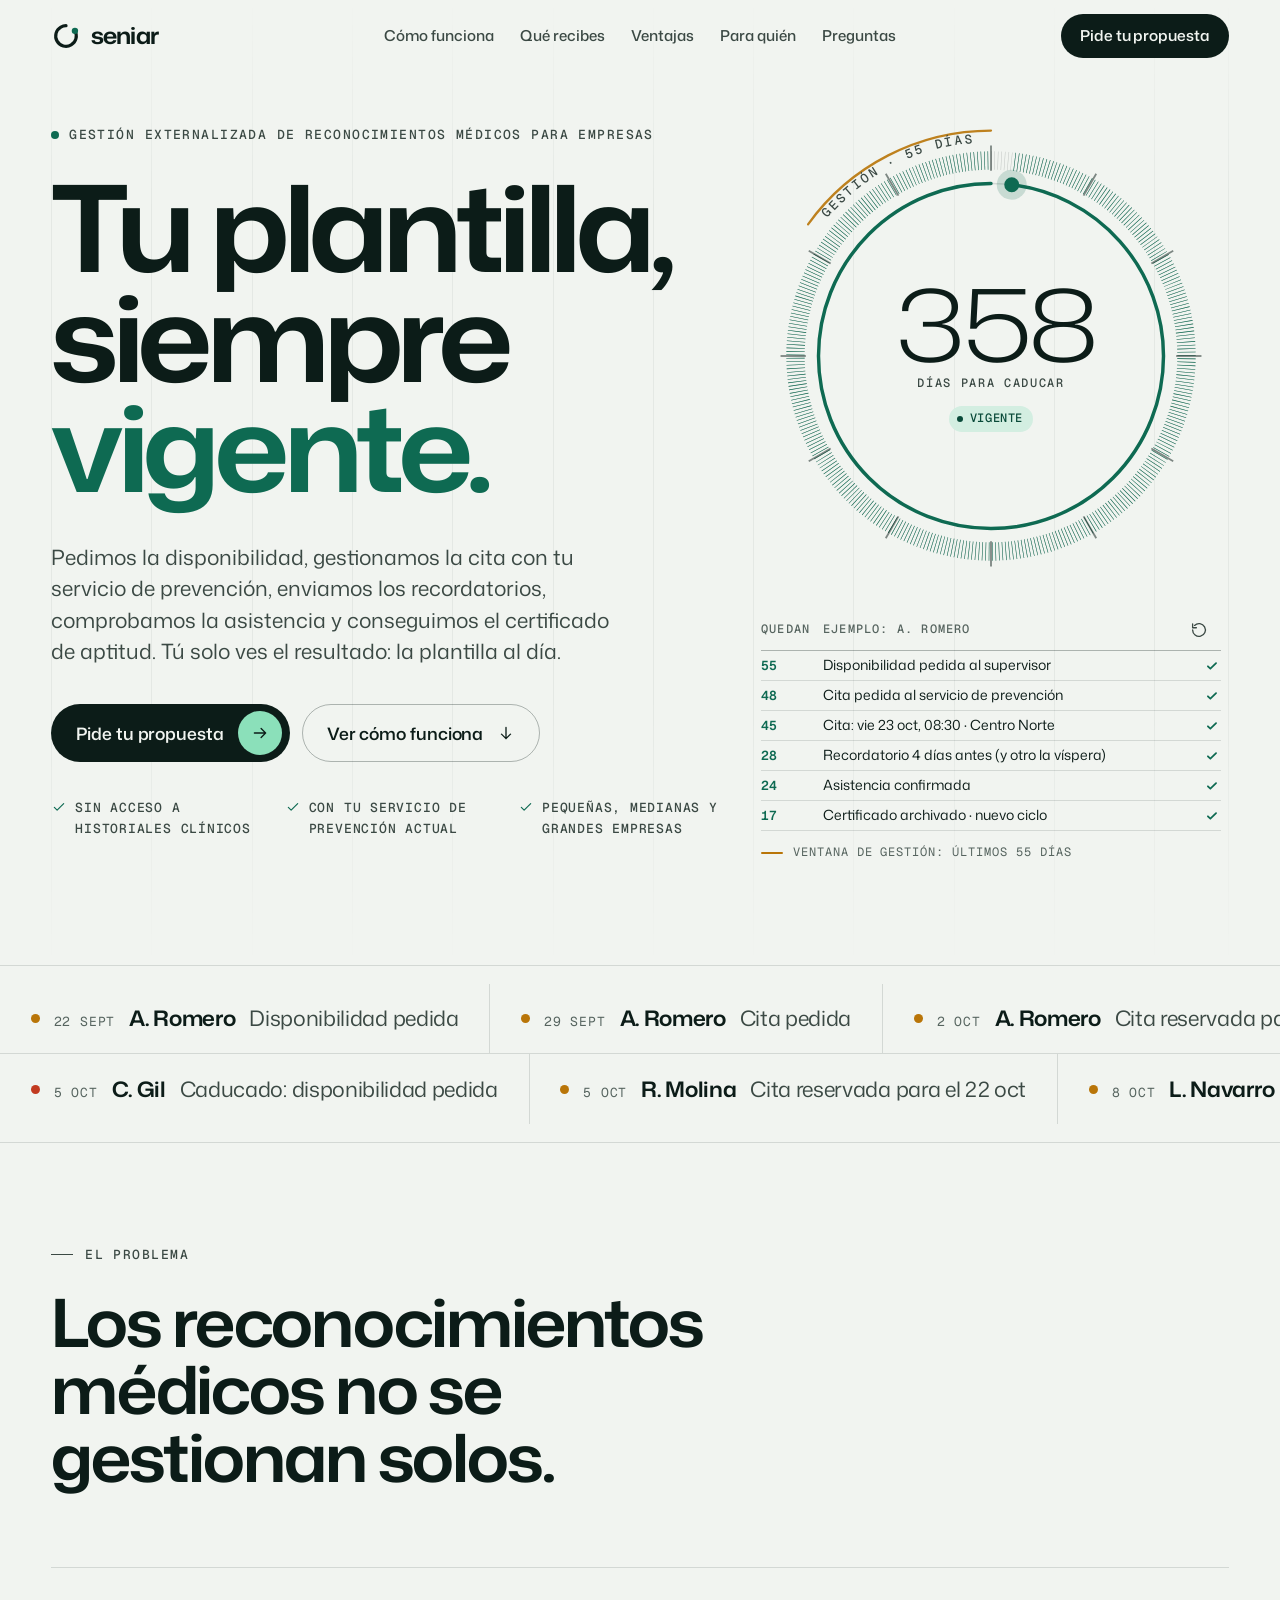
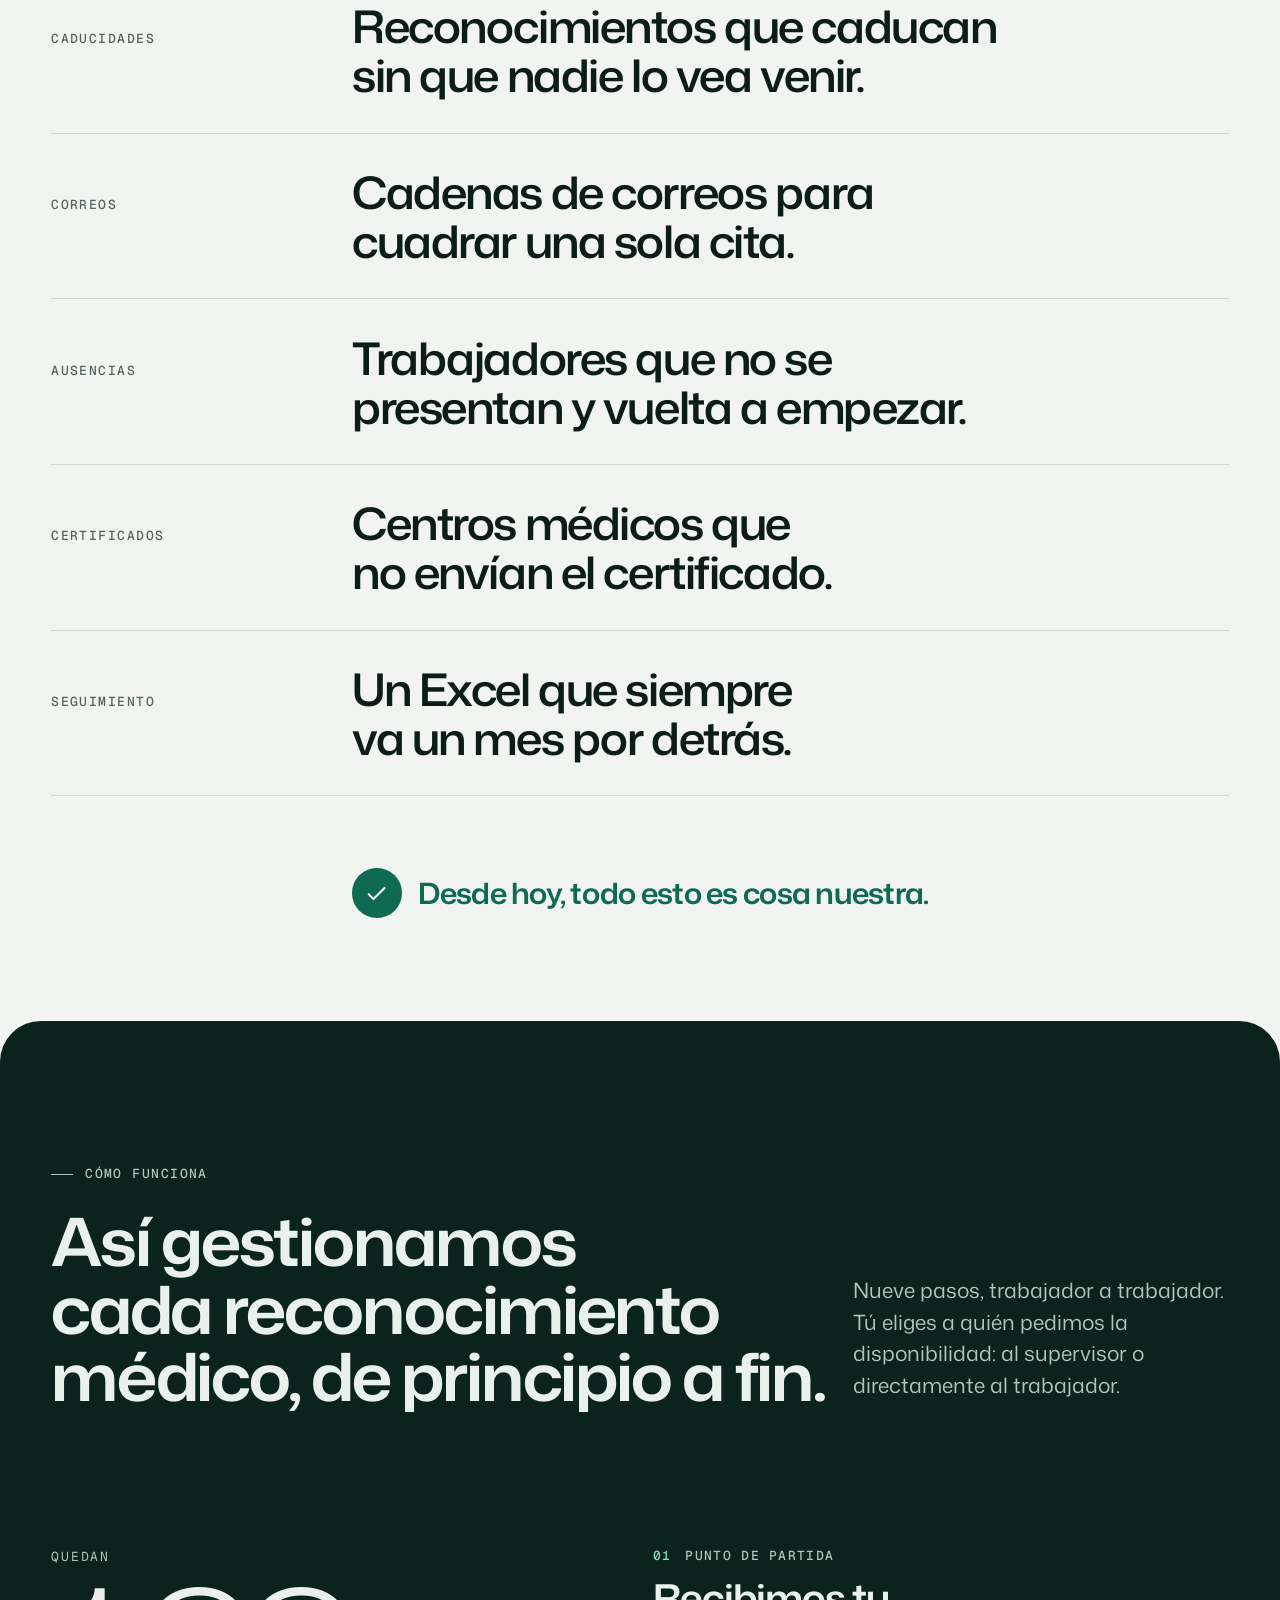
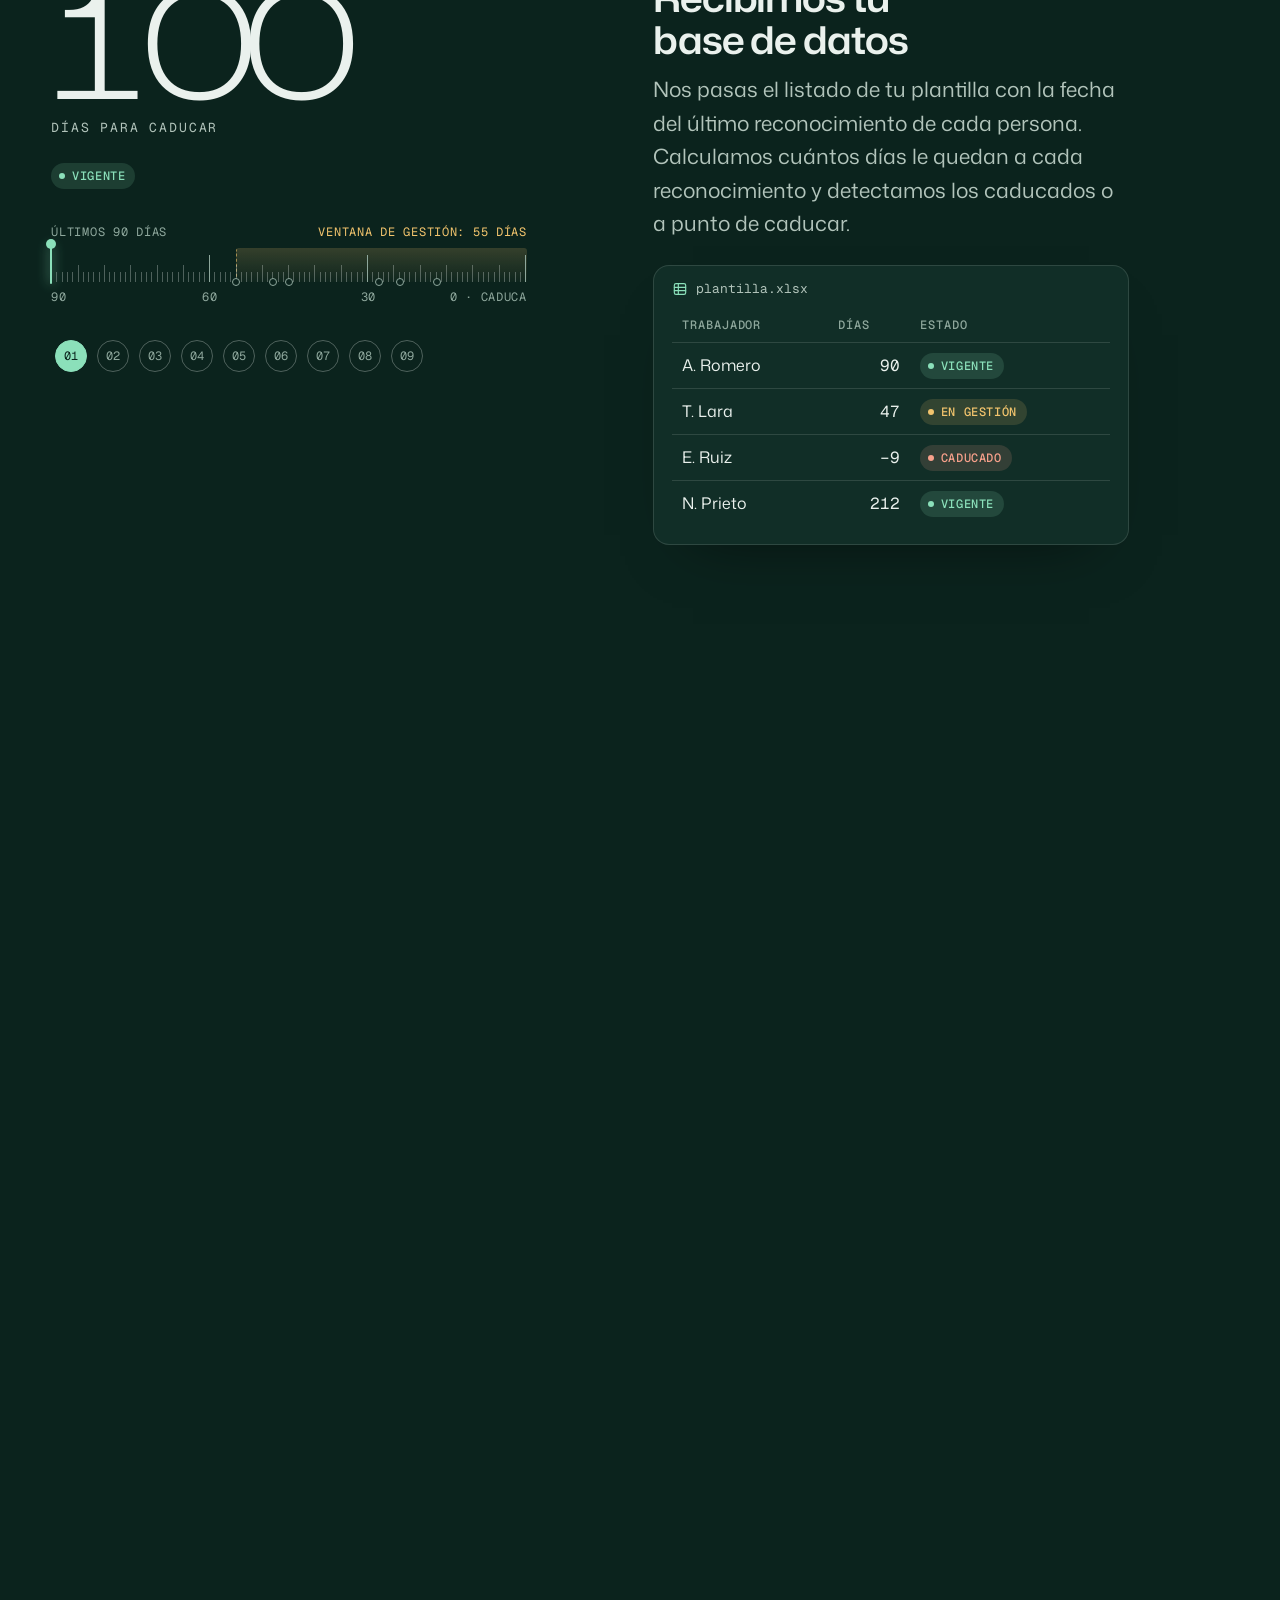
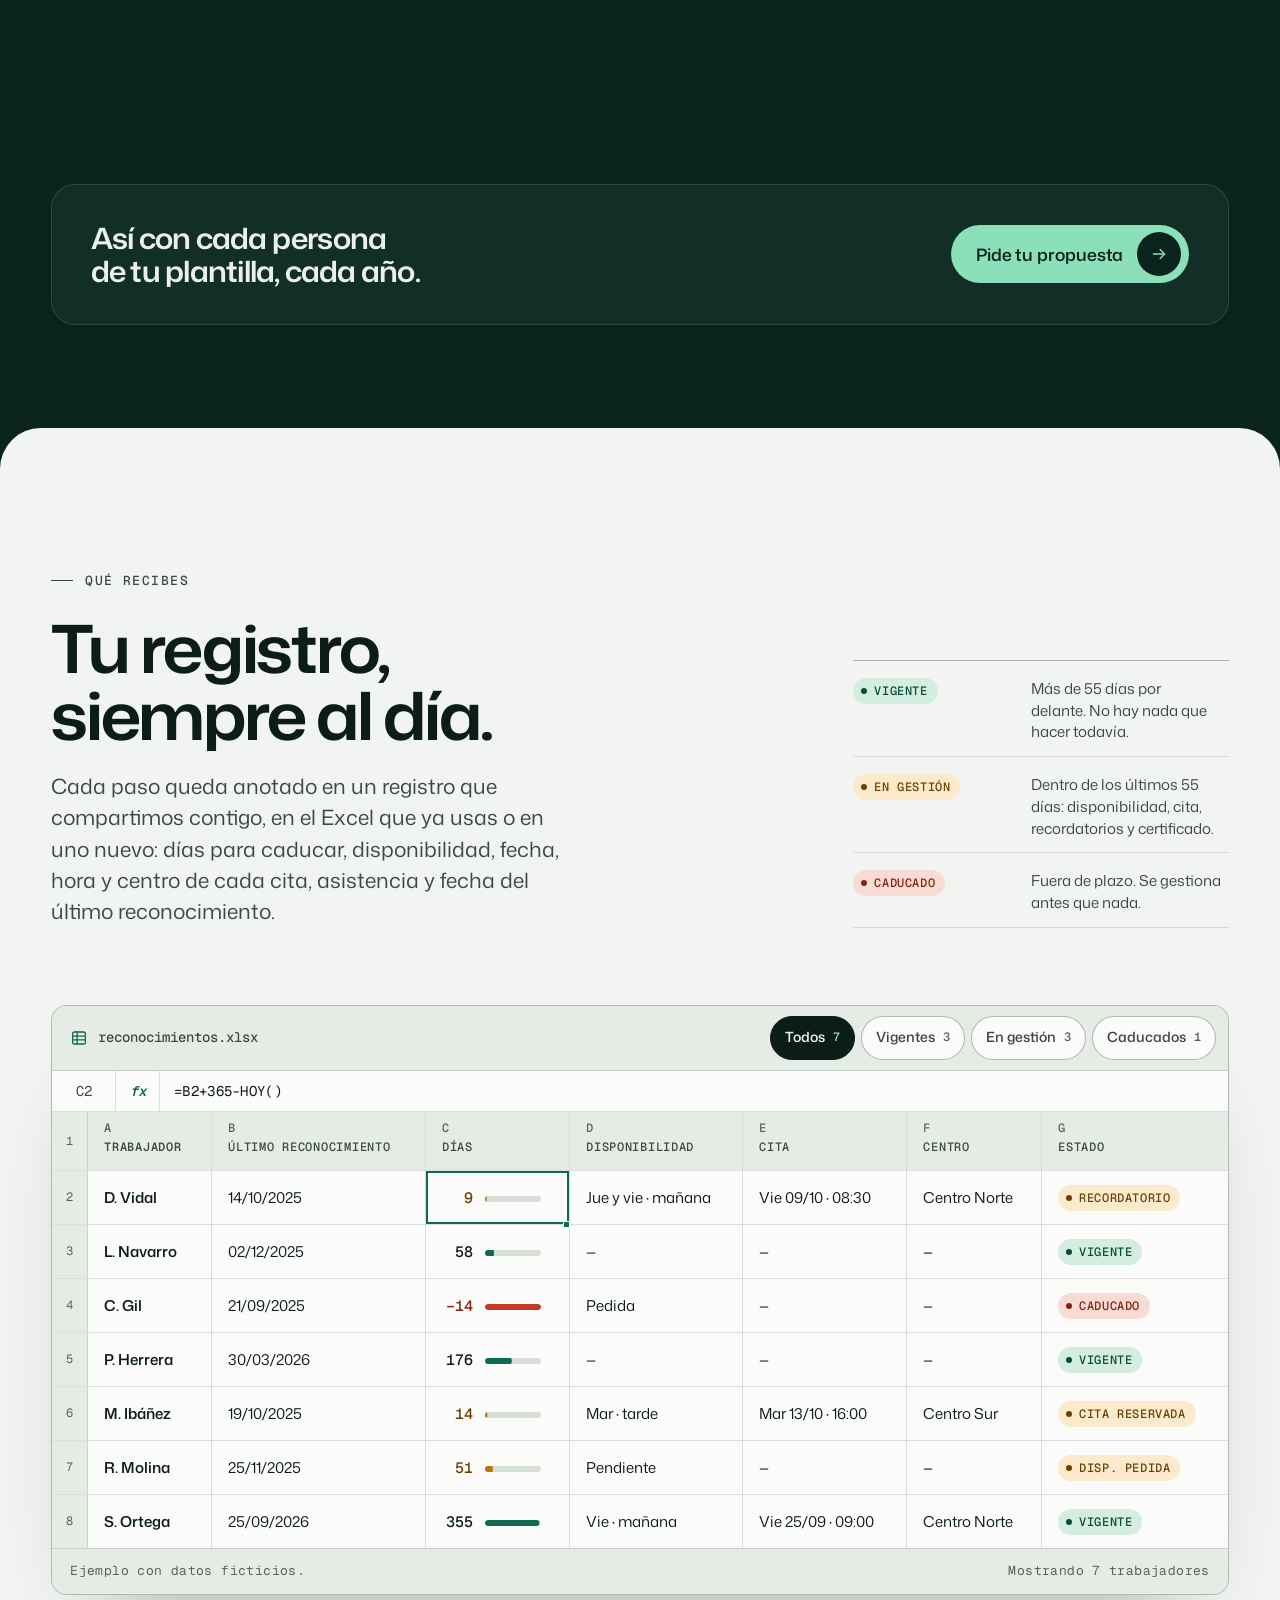
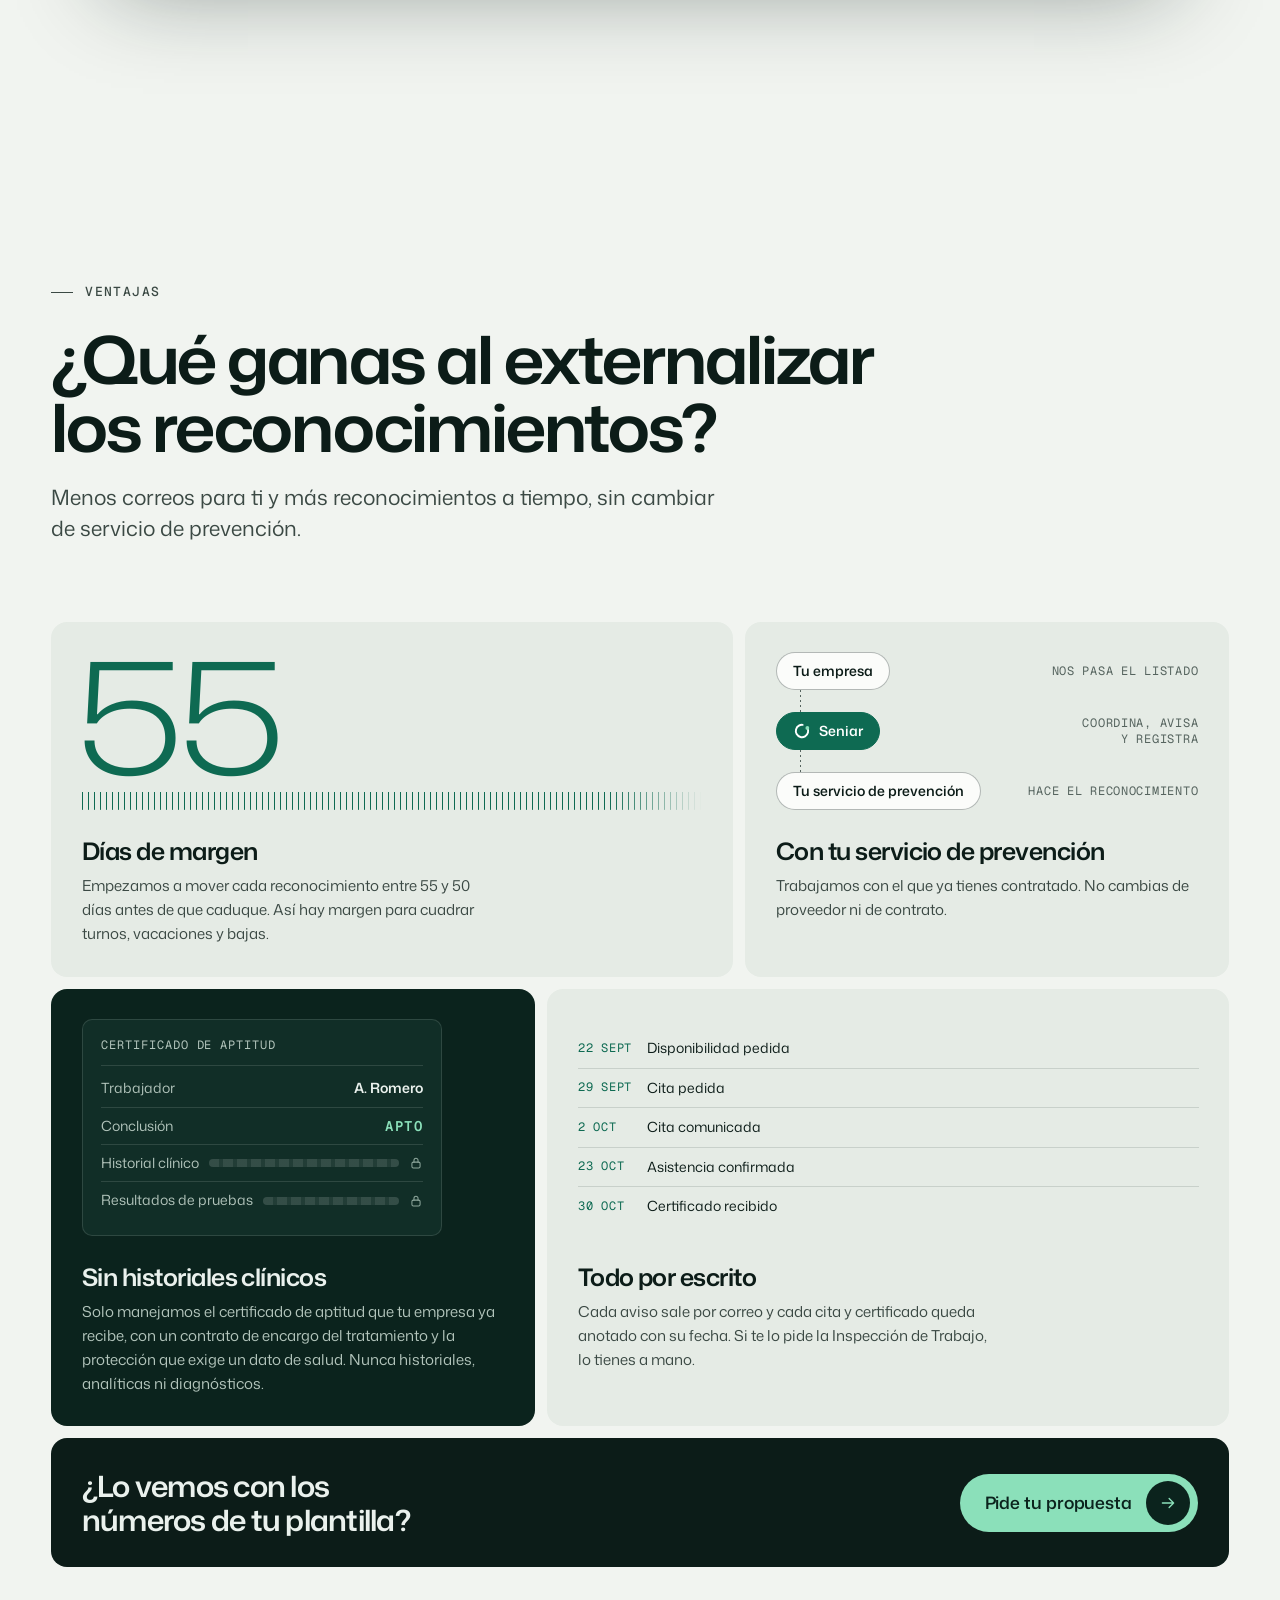
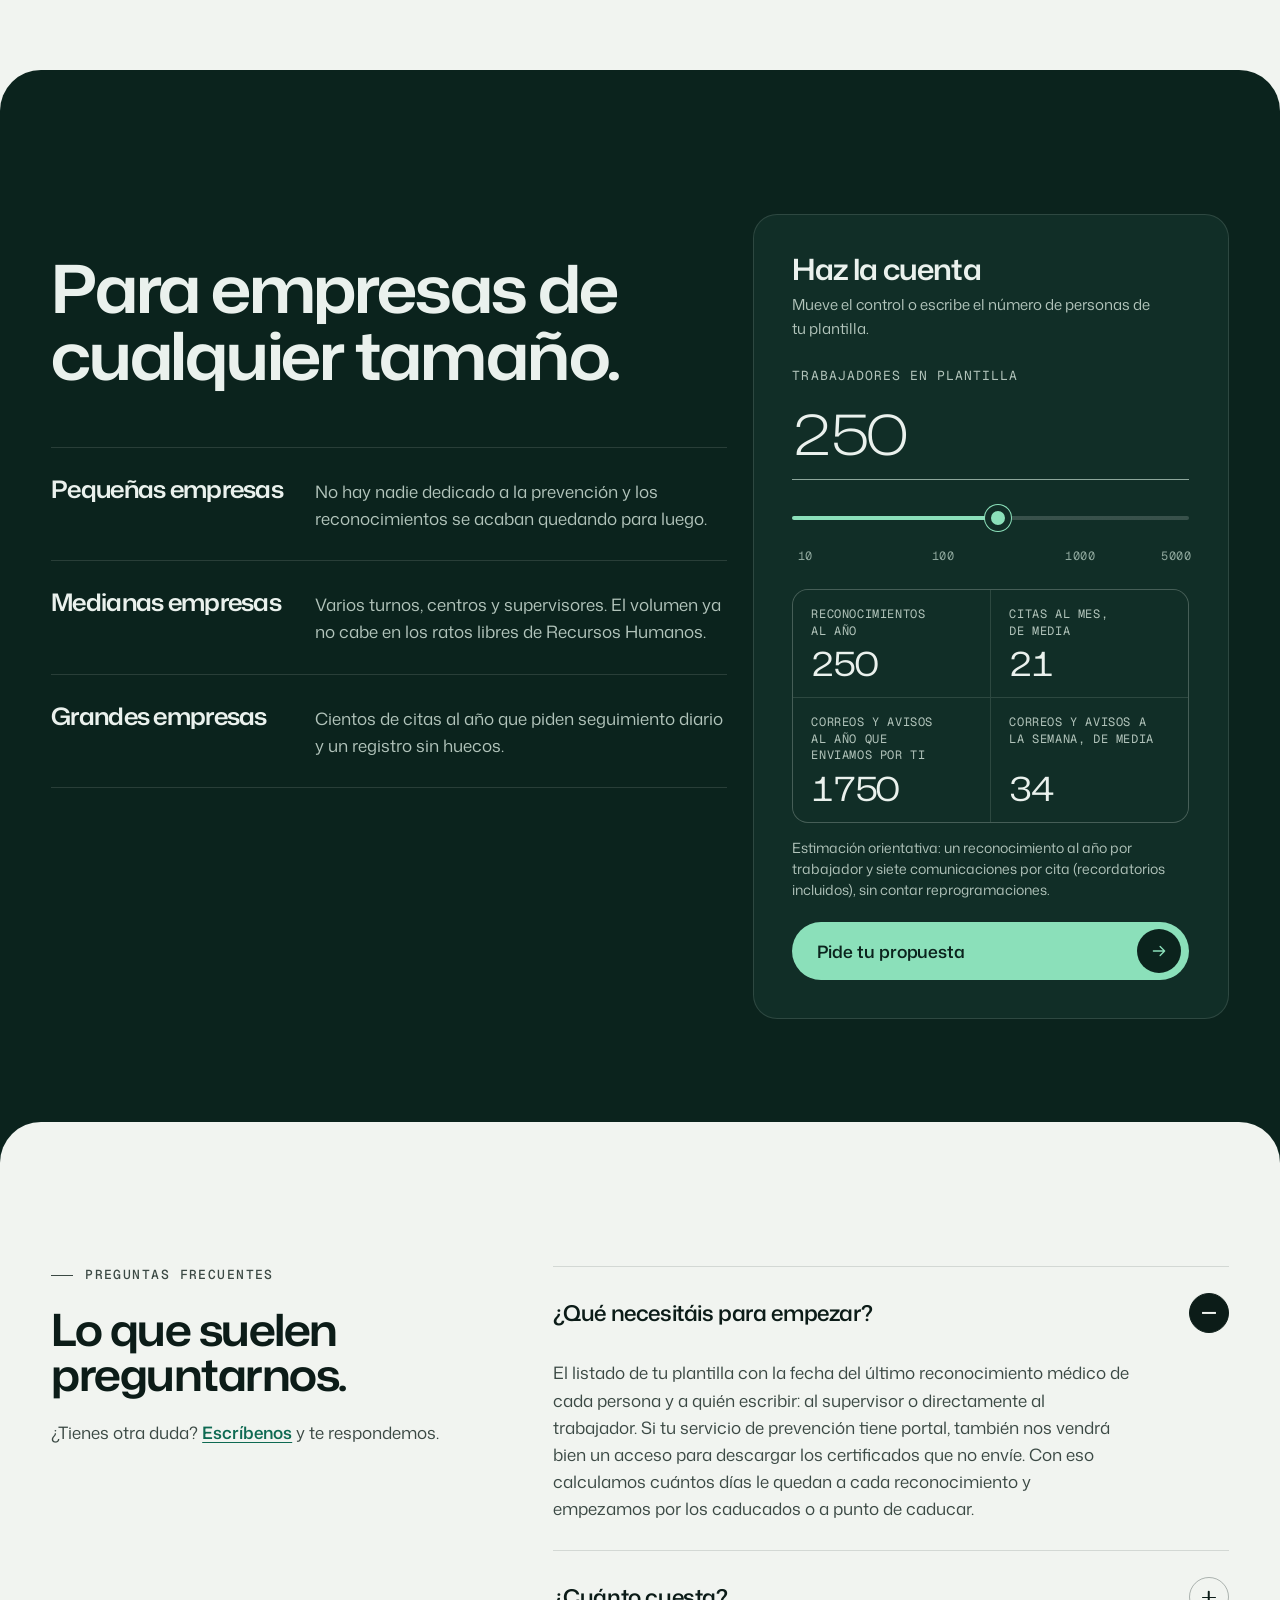
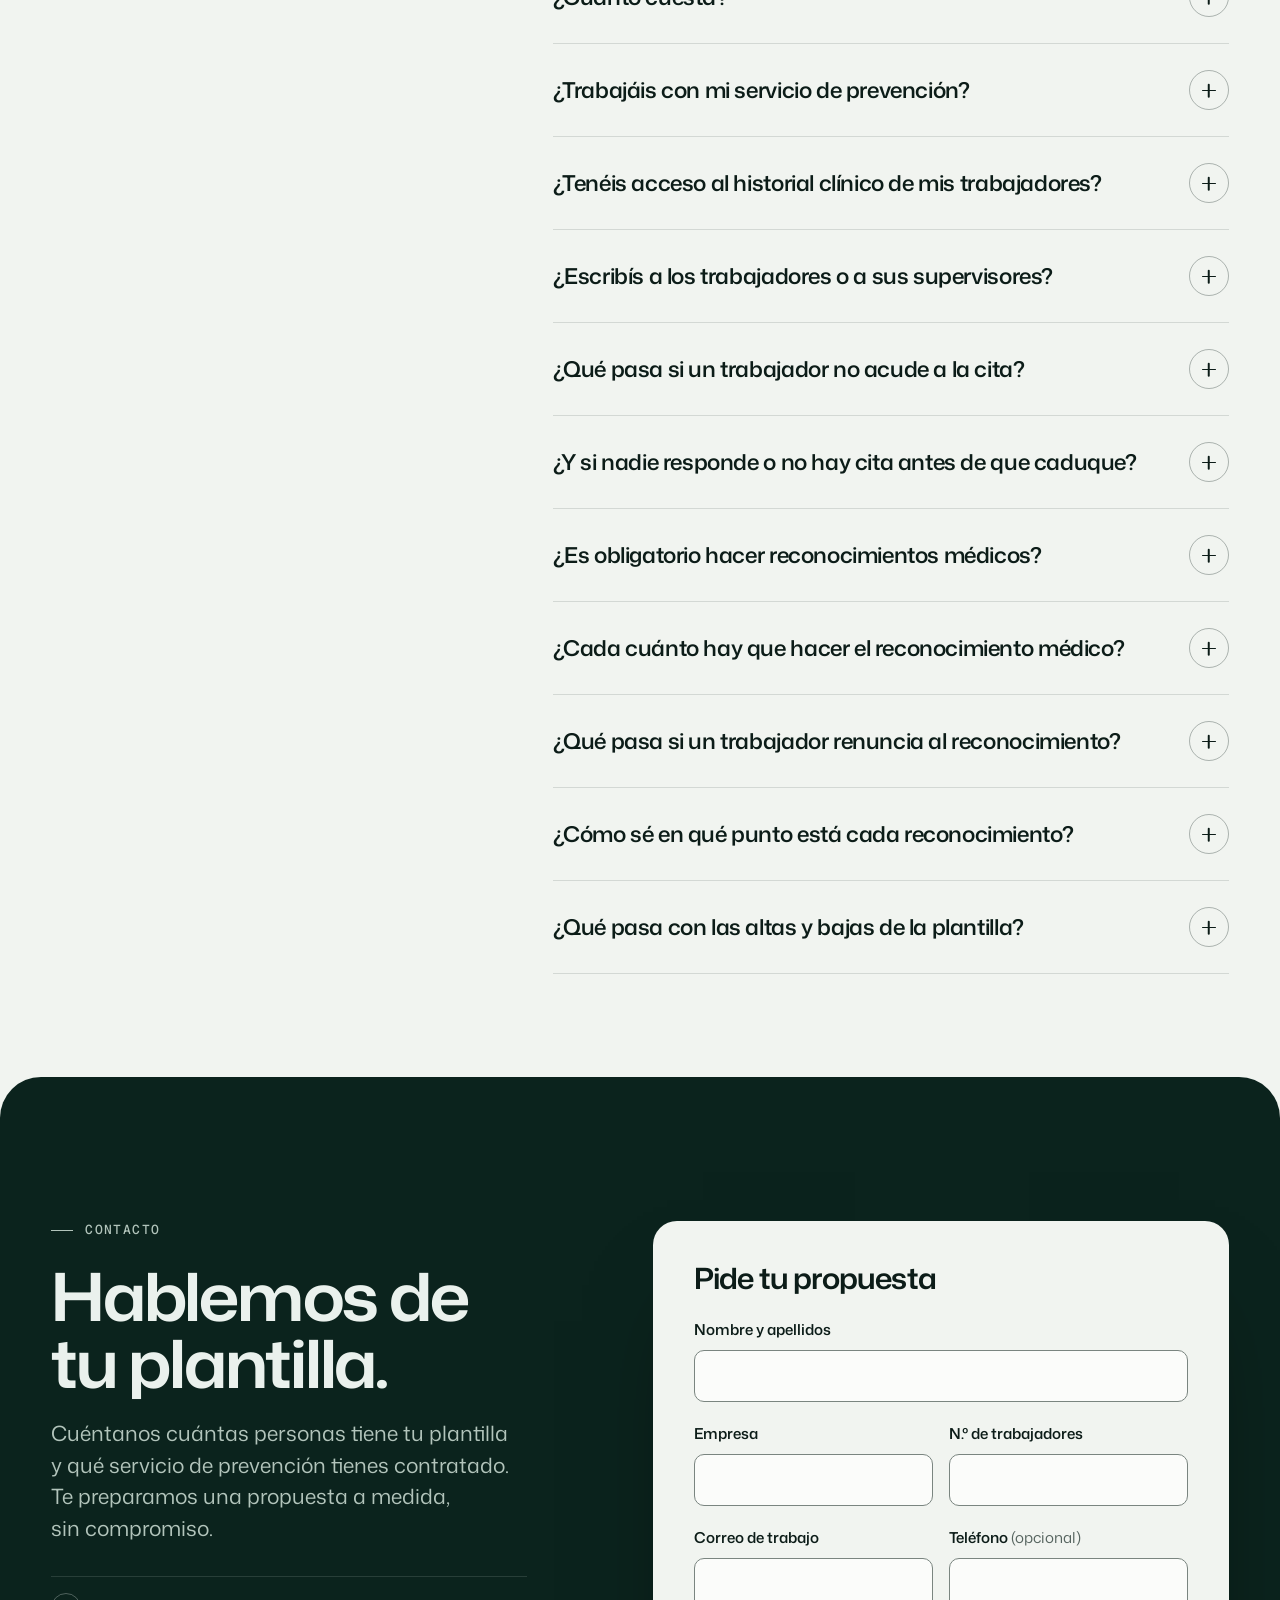
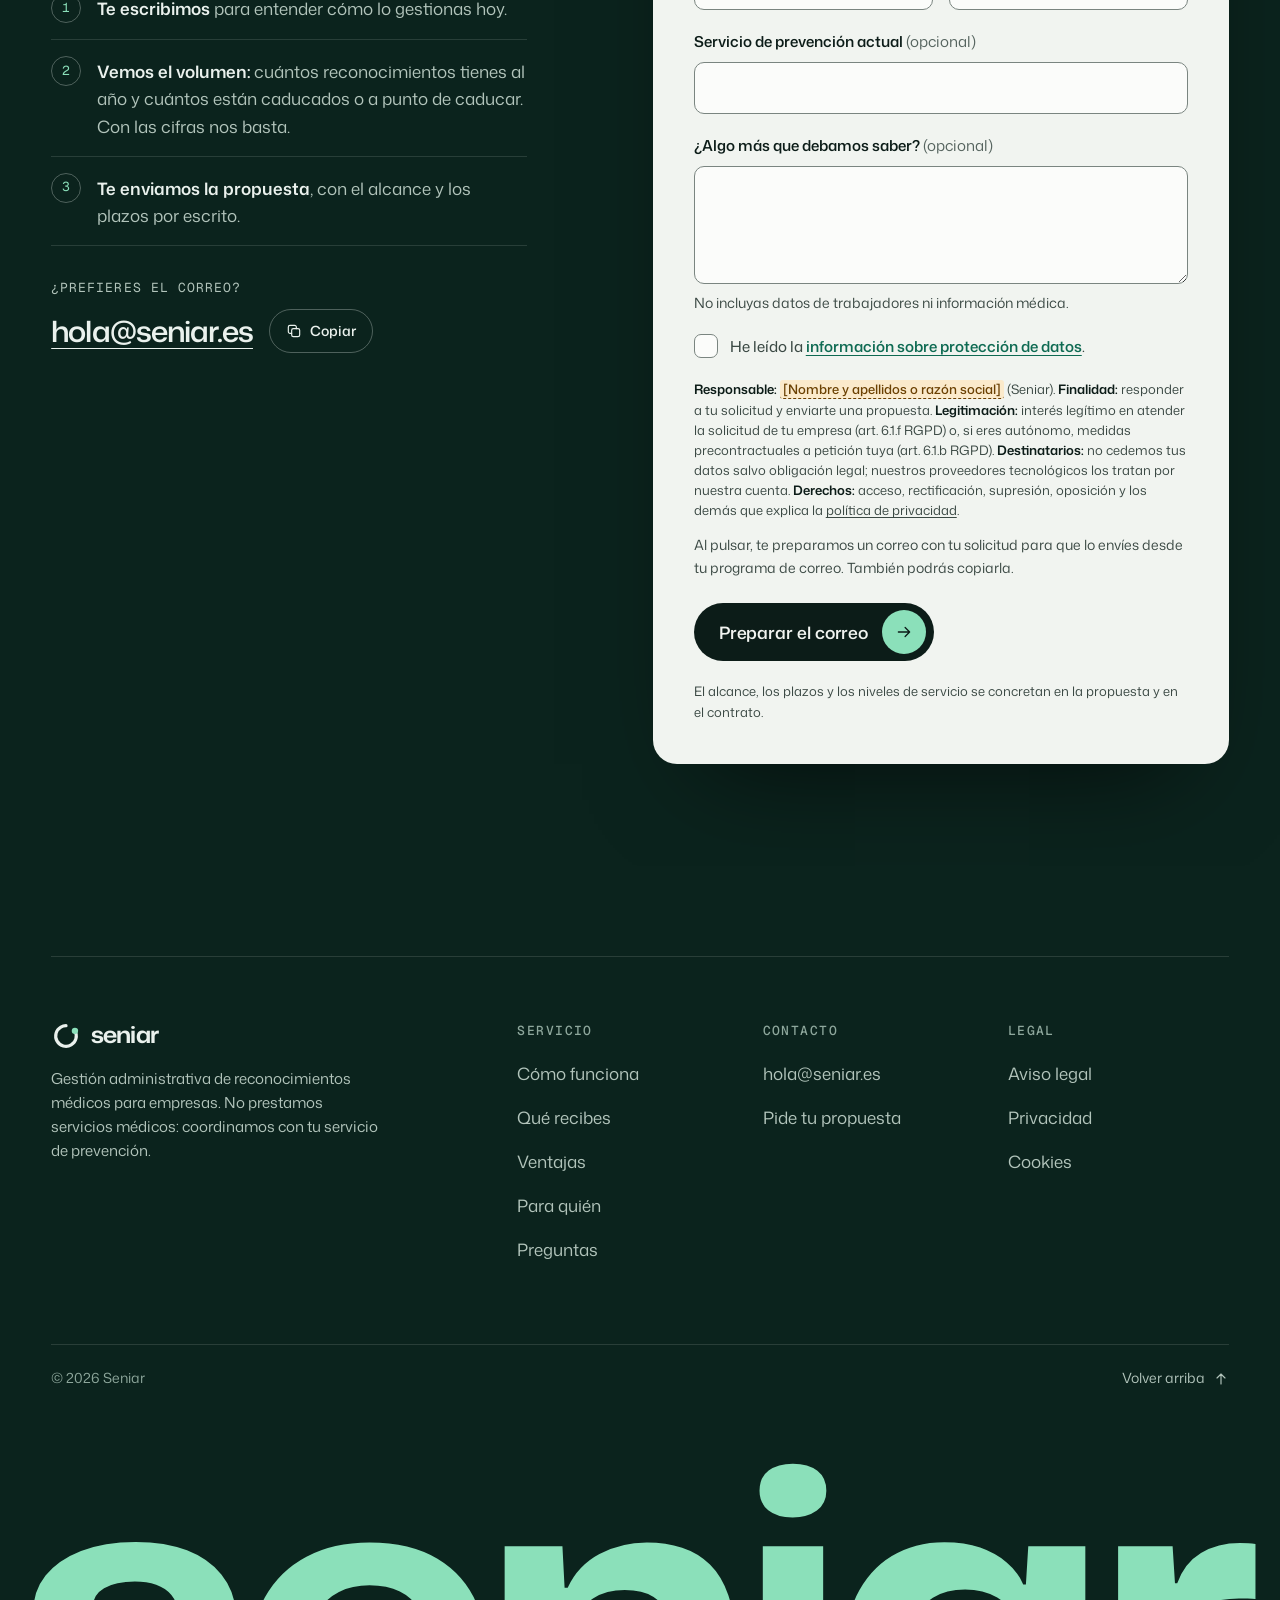
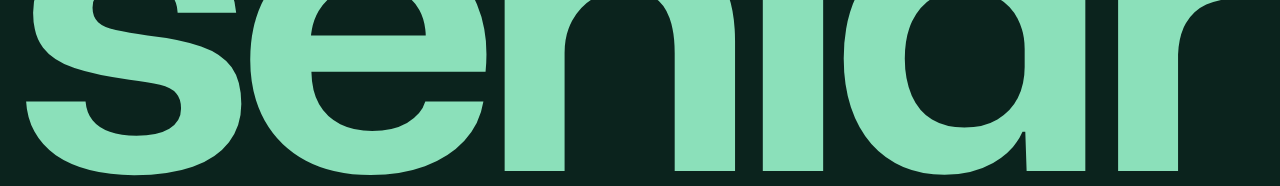
<file: web-reconocimientos/public/index.html>
<!doctype html>
<html lang="es">
<head>
<meta charset="utf-8">
<meta name="viewport" content="width=device-width, initial-scale=1, viewport-fit=cover">
<title>Gestión de reconocimientos médicos para empresas · Seniar</title>
<meta name="description" content="Gestión administrativa de los reconocimientos médicos de tu plantilla: disponibilidad, citas con tu servicio de prevención, recordatorios y certificados.">
<link rel="canonical" href="https://www.seniar.es/">
<meta name="robots" content="index, follow, max-image-preview:large">
<meta name="theme-color" content="#F1F4F0">
<meta name="color-scheme" content="light">
<meta name="format-detection" content="telephone=no">

<meta property="og:type" content="website">
<meta property="og:locale" content="es_ES">
<meta property="og:site_name" content="Seniar">
<meta property="og:title" content="Seniar · Los reconocimientos médicos de tu plantilla, siempre al día">
<meta property="og:description" content="Gestión administrativa externalizada de reconocimientos médicos: disponibilidad, citas, recordatorios, asistencia y certificados de aptitud.">
<meta property="og:url" content="https://www.seniar.es/">
<meta property="og:image" content="https://www.seniar.es/assets/img/og-image.png">
<meta property="og:image:type" content="image/png">
<meta property="og:image:width" content="1200">
<meta property="og:image:height" content="630">
<meta property="og:image:alt" content="Seniar. Tu plantilla, siempre vigente. Gestión de reconocimientos médicos.">
<meta name="twitter:card" content="summary_large_image">
<meta name="twitter:title" content="Seniar · Los reconocimientos médicos de tu plantilla, siempre al día">
<meta name="twitter:description" content="Gestión administrativa externalizada de reconocimientos médicos para pequeñas, medianas y grandes empresas.">
<meta name="twitter:image" content="https://www.seniar.es/assets/img/og-image.png">
<meta name="twitter:image:alt" content="Seniar. Tu plantilla, siempre vigente. Gestión de reconocimientos médicos.">

<link rel="icon" href="favicon.ico" sizes="48x48">
<link rel="icon" href="assets/img/favicon.svg" type="image/svg+xml">
<link rel="apple-touch-icon" href="assets/img/apple-touch-icon.png">
<link rel="manifest" href="site.webmanifest">

<link rel="preload" href="assets/fonts/seniar-sans.v3.woff2" as="font" type="font/woff2" crossorigin>
<link rel="preload" href="assets/fonts/seniar-mono.v3.woff2" as="font" type="font/woff2" crossorigin>
<link rel="stylesheet" href="assets/css/main.css">
<script>document.documentElement.classList.add('js');setTimeout(function(){if(!window.__seniar)document.documentElement.classList.remove('js')},4000);</script>
<script src="assets/js/main.js" defer></script>

<script type="application/ld+json">
{
  "@context": "https://schema.org",
  "@graph": [
    {
      "@type": "Organization",
      "@id": "https://www.seniar.es/#organizacion",
      "name": "Seniar",
      "url": "https://www.seniar.es/",
      "logo": "https://www.seniar.es/assets/img/icon-512.png",
      "email": "hola@seniar.es",
      "description": "Gestión administrativa externalizada de reconocimientos médicos de empresa: disponibilidad, citas, recordatorios, control de asistencia y certificados de aptitud.",
      "areaServed": { "@type": "Country", "name": "España" },
      "knowsLanguage": "es",
      "contactPoint": {
        "@type": "ContactPoint",
        "contactType": "sales",
        "email": "hola@seniar.es",
        "areaServed": "ES",
        "availableLanguage": "es"
      }
    },
    {
      "@type": "WebSite",
      "@id": "https://www.seniar.es/#web",
      "url": "https://www.seniar.es/",
      "name": "Seniar",
      "inLanguage": "es-ES",
      "publisher": { "@id": "https://www.seniar.es/#organizacion" }
    },
    {
      "@type": "Service",
      "@id": "https://www.seniar.es/#servicio",
      "name": "Gestión externalizada de reconocimientos médicos",
      "serviceType": "Gestión administrativa de reconocimientos médicos de empresa",
      "description": "Pedimos la disponibilidad de cada trabajador entre 55 y 50 días antes de que caduque su reconocimiento médico, gestionamos la cita con el servicio de prevención ajeno de la empresa, enviamos los recordatorios, comprobamos la asistencia, conseguimos el certificado de aptitud y mantenemos actualizado el registro.",
      "provider": { "@id": "https://www.seniar.es/#organizacion" },
      "areaServed": { "@type": "Country", "name": "España" },
      "audience": { "@type": "BusinessAudience", "audienceType": "Pequeñas, medianas y grandes empresas" }
    },
    {
      "@type": ["WebPage", "FAQPage"],
      "@id": "https://www.seniar.es/#pagina",
      "url": "https://www.seniar.es/",
      "name": "Gestión de reconocimientos médicos para empresas · Seniar",
      "inLanguage": "es-ES",
      "isPartOf": { "@id": "https://www.seniar.es/#web" },
      "about": { "@id": "https://www.seniar.es/#servicio" },
      "mainEntity": [
        { "@type": "Question", "name": "¿Qué necesitáis para empezar?", "acceptedAnswer": { "@type": "Answer", "text": "El listado de tu plantilla con la fecha del último reconocimiento médico de cada persona y a quién escribir: al supervisor o directamente al trabajador. Si tu servicio de prevención tiene portal, también nos vendrá bien un acceso para descargar los certificados que no envíe. Con eso calculamos cuántos días le quedan a cada reconocimiento y empezamos por los caducados o a punto de caducar." } },
        { "@type": "Question", "name": "¿Cuánto cuesta?", "acceptedAnswer": { "@type": "Answer", "text": "Depende sobre todo del número de trabajadores, que es lo que marca el volumen de citas y avisos. Cuéntanos cuántas personas tiene tu plantilla y qué servicio de prevención tienes, y te enviamos una propuesta sin compromiso. El alcance y los plazos se concretan en la propuesta y en el contrato." } },
        { "@type": "Question", "name": "¿Trabajáis con mi servicio de prevención?", "acceptedAnswer": { "@type": "Answer", "text": "Sí, con el que ya tengas contratado: Quirónprevención, Cualtis, Aspy u otro. Pedimos las citas en nombre de tu empresa; no tenemos relación comercial con ellos. No tienes que cambiar de proveedor ni de contrato." } },
        { "@type": "Question", "name": "¿Tenéis acceso al historial clínico de mis trabajadores?", "acceptedAnswer": { "@type": "Answer", "text": "No. Solo gestionamos el certificado de aptitud que tu empresa ya recibe (apto, no apto o apto con restricciones). Lo tratamos como dato de salud, por cuenta de tu empresa, con acceso restringido y con un contrato de encargo del tratamiento (artículo 28 del RGPD). Los resultados y el historial clínico quedan entre el trabajador y su servicio de prevención." } },
        { "@type": "Question", "name": "¿Escribís a los trabajadores o a sus supervisores?", "acceptedAnswer": { "@type": "Answer", "text": "Como prefiera tu empresa. Pedimos la disponibilidad al supervisor o directamente al trabajador, y ponemos en copia a quien nos indiques: Recursos Humanos, jefes de turno o el responsable de prevención." } },
        { "@type": "Question", "name": "¿Qué pasa si un trabajador no acude a la cita?", "acceptedAnswer": { "@type": "Answer", "text": "El mismo día de la cita le pedimos que confirme si ha acudido. Si no ha podido ir, volvemos a pedir su disponibilidad y gestionamos una cita nueva." } },
        { "@type": "Question", "name": "¿Y si nadie responde o no hay cita antes de que caduque?", "acceptedAnswer": { "@type": "Answer", "text": "Volvemos a escribir a quien corresponda: supervisor, trabajador o servicio de prevención. Si la fecha de caducidad se acerca sin cita, te avisamos para que puedas intervenir a tiempo." } },
        { "@type": "Question", "name": "¿Es obligatorio hacer reconocimientos médicos?", "acceptedAnswer": { "@type": "Answer", "text": "La Ley 31/1995, de 8 de noviembre, de Prevención de Riesgos Laborales (artículo 22) obliga a la empresa a garantizar la vigilancia de la salud de su plantilla, de forma periódica y en función de los riesgos de cada puesto. Para el trabajador es, por regla general, voluntaria, salvo las excepciones que recoge ese mismo artículo o que fijan normas específicas." } },
        { "@type": "Question", "name": "¿Cada cuánto hay que hacer el reconocimiento médico?", "acceptedAnswer": { "@type": "Answer", "text": "Lo marcan los protocolos de tu servicio de prevención según los riesgos de cada puesto. Lo habitual es una revisión médica al año: por eso, tras cada reconocimiento, el contador de cada trabajador vuelve a 365 días." } },
        { "@type": "Question", "name": "¿Qué pasa si un trabajador renuncia al reconocimiento?", "acceptedAnswer": { "@type": "Answer", "text": "Si un trabajador no quiere hacerse el reconocimiento, lo anotamos en el registro y te avisamos. Tu empresa decide, con su servicio de prevención, cómo documentar la renuncia o, si para ese puesto el reconocimiento es obligatorio, cómo actuar." } },
        { "@type": "Question", "name": "¿Cómo sé en qué punto está cada reconocimiento?", "acceptedAnswer": { "@type": "Answer", "text": "Mantenemos un registro con los días que le quedan a cada reconocimiento, la disponibilidad de cada trabajador y la fecha, la hora y el centro de su cita. Lo actualizamos con cada paso y lo compartimos contigo." } },
        { "@type": "Question", "name": "¿Qué pasa con las altas y bajas de la plantilla?", "acceptedAnswer": { "@type": "Answer", "text": "Nos las comunicas y actualizamos el registro. Si necesitas que gestionemos también los reconocimientos iniciales de las nuevas incorporaciones, cuéntanoslo al pedir la propuesta." } }
      ]
    }
  ]
}
</script>
</head>
<body>
<svg class="sprite" aria-hidden="true" focusable="false">
  <symbol id="i-arrow" viewBox="0 0 24 24"><path d="M4.5 12h15M13.5 6l6 6-6 6"/></symbol>
  <symbol id="i-arrow-down" viewBox="0 0 24 24"><path d="M12 4.5v15M6 13.5l6 6 6-6"/></symbol>
  <symbol id="i-arrow-up" viewBox="0 0 24 24"><path d="M12 19.5v-15M6 10.5l6-6 6 6"/></symbol>
  <symbol id="i-check" viewBox="0 0 24 24"><path d="M5 12.5l4.2 4.2L19 7"/></symbol>
  <symbol id="i-bell" viewBox="0 0 24 24"><path d="M6 16.5V11a6 6 0 1 1 12 0v5.5l1.5 2h-15z"/><path d="M10 20.5a2 2 0 0 0 4 0"/></symbol>
  <symbol id="i-file" viewBox="0 0 24 24"><path d="M14 3H7a2 2 0 0 0-2 2v14a2 2 0 0 0 2 2h10a2 2 0 0 0 2-2V8z"/><path d="M14 3v5h5M9 14.5l2 2 4-4"/></symbol>
  <symbol id="i-lock" viewBox="0 0 24 24"><rect x="5" y="10.5" width="14" height="10" rx="2.5"/><path d="M8.5 10.5V7.5a3.5 3.5 0 0 1 7 0v3"/></symbol>
  <symbol id="i-copy" viewBox="0 0 24 24"><rect x="8.5" y="8.5" width="12" height="12" rx="2.5"/><path d="M15.5 8.5V6a2.5 2.5 0 0 0-2.5-2.5H6A2.5 2.5 0 0 0 3.5 6v7A2.5 2.5 0 0 0 6 15.5h2.5"/></symbol>
  <symbol id="i-replay" viewBox="0 0 24 24"><path d="M3.5 12a8.5 8.5 0 1 0 2.6-6.1M3.5 4v5h5"/></symbol>
  <symbol id="i-sheet" viewBox="0 0 24 24"><rect x="3.5" y="4" width="17" height="16" rx="2.5"/><path d="M3.5 9.5h17M3.5 14.5h17M9.5 4v16"/></symbol>
  <symbol id="i-external" viewBox="0 0 24 24"><path d="M14 4.5h5.5V10M19.5 4.5 11 13M18 14v4a2 2 0 0 1-2 2H6.5a2 2 0 0 1-2-2V8a2 2 0 0 1 2-2h4"/></symbol>
  <symbol id="i-mark" viewBox="0 0 32 32"><circle class="mark-ring" cx="16" cy="16" r="11" pathLength="100" stroke-dasharray="83.4 100" transform="rotate(-30 16 16)"/><circle class="mark-dot" cx="25.53" cy="10.5" r="3.4"/></symbol>
</svg>

<a class="skip-link" href="#contenido">Saltar al contenido</a>

<header class="site-header" data-header>
  <div class="wrap site-header__inner">
    <a class="brand" href="#top" aria-label="Seniar, ir al inicio">
      <svg class="brand__mark" aria-hidden="true" focusable="false"><use href="#i-mark"/></svg>
      <span class="brand__word" aria-hidden="true">seniar</span>
    </a>
    <nav class="site-nav" aria-label="Principal">
      <ul class="site-nav__list" role="list">
        <li><a class="site-nav__link" href="#como-funciona">Cómo funciona</a></li>
        <li><a class="site-nav__link" href="#registro">Qué recibes</a></li>
        <li><a class="site-nav__link" href="#ventajas">Ventajas</a></li>
        <li><a class="site-nav__link" href="#para-quien">Para quién</a></li>
        <li><a class="site-nav__link" href="#preguntas">Preguntas</a></li>
      </ul>
    </nav>
    <div class="site-header__end">
      <a class="btn btn--solid btn--sm site-header__cta" href="#solicitud"><span class="site-header__cta-long">Pide tu propuesta</span><span class="site-header__cta-short">Propuesta</span></a>
      <a class="btn btn--line btn--sm nojs-menu" href="#navegacion-pie">Menú</a>
      <button class="menu-btn" type="button" aria-expanded="false" aria-controls="menu" aria-label="Abrir menú" data-menu-toggle>
        <span class="menu-btn__label" aria-hidden="true">Menú</span>
        <span class="menu-btn__icon" aria-hidden="true"><i></i><i></i></span>
      </button>
    </div>
  </div>
</header>

<div class="menu" id="menu" data-tone="night" data-menu hidden>
  <nav class="menu__nav" aria-label="Menú">
    <ul class="menu__list" role="list">
      <li style="--i:0"><a class="menu__link" href="#como-funciona">Cómo funciona</a></li>
      <li style="--i:1"><a class="menu__link" href="#registro">Qué recibes</a></li>
      <li style="--i:2"><a class="menu__link" href="#ventajas">Ventajas</a></li>
      <li style="--i:3"><a class="menu__link" href="#para-quien">Para quién</a></li>
      <li style="--i:4"><a class="menu__link" href="#preguntas">Preguntas</a></li>
      <li style="--i:5"><a class="menu__link" href="#contacto">Contacto</a></li>
    </ul>
    <div class="menu__foot">
      <a class="btn btn--solid btn--lg" href="#solicitud"><span>Pide tu propuesta</span><span class="btn__icon" aria-hidden="true"><svg><use href="#i-arrow"/></svg><svg><use href="#i-arrow"/></svg></span></a>
      <p class="menu__mail"><a href="mailto:hola@seniar.es">hola@seniar.es</a></p>
    </div>
  </nav>
</div>

<main id="contenido">

  <!-- Portada -->
  <section class="hero" id="top" aria-labelledby="hero-title">
    <div class="wrap hero__lines" aria-hidden="true"><i></i><i></i><i></i><i></i><i></i><i></i><i></i><i></i><i></i><i></i><i></i><i></i></div>
    <div class="wrap hero__grid">
      <h1 class="hero__heading" id="hero-title">
        <span class="eyebrow eyebrow--dot hero__eyebrow"><span class="pulse" aria-hidden="true"></span><span>Gestión externalizada de reconocimientos médicos para empresas</span></span><span class="visually-hidden">. </span>
        <span class="hero__title">
          <span class="mask" style="--i:0"><span>Tu plantilla,</span></span>
          <span class="mask" style="--i:1"><span>siempre</span></span>
          <span class="mask" style="--i:2"><span><em>vigente.</em></span></span>
        </span>
      </h1>

      <p class="hero__lead">Pedimos la disponibilidad, gestionamos la cita con tu servicio de prevención, enviamos los recordatorios, comprobamos la asistencia y conseguimos el certificado de aptitud. Tú solo ves el resultado: la plantilla al día.</p>
      <div class="hero__actions">
        <a class="btn btn--solid btn--lg" href="#solicitud" data-magnetic><span>Pide tu propuesta</span><span class="btn__icon" aria-hidden="true"><svg><use href="#i-arrow"/></svg><svg><use href="#i-arrow"/></svg></span></a>
        <a class="btn btn--line btn--lg" href="#como-funciona"><span>Ver cómo funciona</span><svg class="btn__trail" aria-hidden="true"><use href="#i-arrow-down"/></svg></a>
      </div>
      <ul class="hero__proof" role="list">
        <li><svg aria-hidden="true"><use href="#i-check"/></svg>Sin acceso a historiales&nbsp;clínicos</li>
        <li><svg aria-hidden="true"><use href="#i-check"/></svg>Con tu servicio de prevención actual</li>
        <li><svg aria-hidden="true"><use href="#i-check"/></svg>Pequeñas, medianas y grandes empresas</li>
      </ul>

      <figure class="hero__visual" data-hero aria-labelledby="hero-fig">
        <div class="dial" data-dial data-state="ok" aria-hidden="true">
          <svg class="dial__svg" viewBox="0 0 400 400" focusable="false">
            <defs>
              <path id="dial-text-path" d="M 49.04 91.34 A 186 186 0 0 1 200 14"/>
            </defs>
            <circle class="dial__window" cx="200" cy="200" r="196" pathLength="365" transform="rotate(-90 200 200)"/>
            <text class="dial__window-label"><textPath href="#dial-text-path" startOffset="50%" text-anchor="middle">GESTIÓN&nbsp;· 55 DÍAS</textPath></text>
            <circle class="dial__ticks" cx="200" cy="200" r="170" pathLength="365" transform="rotate(-90 200 200)"/>
            <circle class="dial__ticks dial__ticks--on" cx="200" cy="200" r="170" pathLength="365" transform="rotate(-90 200 200)" data-dial-ticks/>
            <g class="dial__months">
              <line x1="200" y1="39" x2="200" y2="17"/><line x1="280.5" y1="60.57" x2="291.5" y2="41.52"/><line x1="339.43" y1="119.5" x2="358.48" y2="108.5"/><line x1="361" y1="200" x2="383" y2="200"/><line x1="339.43" y1="280.5" x2="358.48" y2="291.5"/><line x1="280.5" y1="339.43" x2="291.5" y2="358.48"/><line x1="200" y1="361" x2="200" y2="383"/><line x1="119.5" y1="339.43" x2="108.5" y2="358.48"/><line x1="60.57" y1="280.5" x2="41.52" y2="291.5"/><line x1="39" y1="200" x2="17" y2="200"/><line x1="60.57" y1="119.5" x2="41.52" y2="108.5"/><line x1="119.5" y1="60.57" x2="108.5" y2="41.52"/>
            </g>
            <circle class="dial__track" cx="200" cy="200" r="150"/>
            <circle class="dial__arc" cx="200" cy="200" r="150" pathLength="365" transform="rotate(-90 200 200)"/>
            <circle class="dial__head-halo" cx="200" cy="50" r="13" data-dial-halo/>
            <circle class="dial__head" cx="200" cy="50" r="6.5" data-dial-head/>
          </svg>
          <div class="dial__center">
            <span class="dial__num" data-dial-num>365</span>
            <span class="dial__unit">días para caducar</span>
            <span class="chip chip--state" data-dial-chip data-chip-state="ok">Vigente</span>
          </div>
        </div>

        <div class="readout-box">
          <div class="readout__head">
            <span aria-hidden="true">Quedan</span>
            <span aria-hidden="true">Ejemplo: A.&nbsp;Romero</span>
            <button class="replay" type="button" aria-label="Ver otra vez la animación del ciclo" data-replay>
              <svg aria-hidden="true"><use href="#i-replay"/></svg>
            </button>
          </div>
          <ol class="readout" role="list" aria-hidden="true" data-readout>
            <li data-line="0"><span class="readout__day">55</span><span class="readout__text">Disponibilidad pedida al supervisor</span></li>
            <li data-line="1"><span class="readout__day">48</span><span class="readout__text">Cita pedida al servicio de prevención</span></li>
            <li data-line="2"><span class="readout__day">45</span><span class="readout__text">Cita: vie 23 oct, 08:30&nbsp;· Centro Norte</span></li>
            <li data-line="3"><span class="readout__day">28</span><span class="readout__text">Recordatorio 4 días antes (y otro la víspera)</span></li>
            <li data-line="4"><span class="readout__day">24</span><span class="readout__text">Asistencia confirmada</span></li>
            <li data-line="5"><span class="readout__day">17</span><span class="readout__text">Certificado archivado&nbsp;· nuevo ciclo</span></li>
          </ol>
          <p class="readout__legend" aria-hidden="true"><i></i>Ventana de gestión: últimos 55 días</p>
        </div>
        <figcaption class="visually-hidden" id="hero-fig">Ejemplo de un ciclo: el contador de un reconocimiento médico baja hasta 55 días, se piden la disponibilidad y la cita, se envían los recordatorios, se confirma la asistencia, se archiva el certificado y empieza un nuevo ciclo de 365 días.</figcaption>
      </figure>
    </div>
  </section>

  <!-- Registro en movimiento -->
  <div class="ticker" aria-hidden="true">
    <div class="ticker__row" data-ticker="-1">
      <span class="tick"><i class="tick__dot tick__dot--warn"></i><span class="tick__date">22 sept</span><span class="tick__who">A.&nbsp;Romero</span><span class="tick__what">Disponibilidad pedida</span></span>
      <span class="tick"><i class="tick__dot tick__dot--warn"></i><span class="tick__date">29 sept</span><span class="tick__who">A.&nbsp;Romero</span><span class="tick__what">Cita pedida</span></span>
      <span class="tick"><i class="tick__dot tick__dot--warn"></i><span class="tick__date">2 oct</span><span class="tick__who">A.&nbsp;Romero</span><span class="tick__what">Cita reservada para el 23 oct</span></span>
      <span class="tick"><i class="tick__dot tick__dot--warn"></i><span class="tick__date">19 oct</span><span class="tick__who">A.&nbsp;Romero</span><span class="tick__what">Recordatorio enviado</span></span>
      <span class="tick"><i class="tick__dot tick__dot--ok"></i><span class="tick__date">23 oct</span><span class="tick__who">A.&nbsp;Romero</span><span class="tick__what">Asistencia confirmada</span></span>
      <span class="tick"><i class="tick__dot tick__dot--ok"></i><span class="tick__date">30 oct</span><span class="tick__who">A.&nbsp;Romero</span><span class="tick__what">Vigente&nbsp;· 358 días</span></span>
    </div>
    <div class="ticker__row" data-ticker="1">
      <span class="tick"><i class="tick__dot tick__dot--late"></i><span class="tick__date">5 oct</span><span class="tick__who">C.&nbsp;Gil</span><span class="tick__what">Caducado: disponibilidad pedida</span></span>
      <span class="tick"><i class="tick__dot tick__dot--warn"></i><span class="tick__date">5 oct</span><span class="tick__who">R.&nbsp;Molina</span><span class="tick__what">Cita reservada para el 22 oct</span></span>
      <span class="tick"><i class="tick__dot tick__dot--warn"></i><span class="tick__date">8 oct</span><span class="tick__who">L.&nbsp;Navarro</span><span class="tick__what">Disponibilidad pedida</span></span>
      <span class="tick"><i class="tick__dot tick__dot--ok"></i><span class="tick__date">13 oct</span><span class="tick__who">M.&nbsp;Ibáñez</span><span class="tick__what">Asistencia confirmada</span></span>
      <span class="tick"><i class="tick__dot tick__dot--warn"></i><span class="tick__date">14 oct</span><span class="tick__who">J.&nbsp;Soto</span><span class="tick__what">No acudió: nueva cita en curso</span></span>
      <span class="tick"><i class="tick__dot tick__dot--ok"></i><span class="tick__date">20 oct</span><span class="tick__who">M.&nbsp;Ibáñez</span><span class="tick__what">Certificado descargado del portal</span></span>
    </div>
  </div>

  <!-- El problema -->
  <section class="section pains" id="problema" aria-labelledby="pains-title">
    <div class="wrap">
      <header class="section-head">
        <p class="eyebrow" data-reveal>El problema</p>
        <h2 class="h2 pains__title" id="pains-title" data-split>Los reconocimientos médicos no se gestionan solos.</h2>
      </header>
      <ul class="pains__list" role="list">
        <li class="pain" data-pain>
          <span class="pain__label">Caducidades</span>
          <p class="pain__text"><span>Reconocimientos que caducan sin que nadie lo vea venir.</span></p>
        </li>
        <li class="pain" data-pain>
          <span class="pain__label">Correos</span>
          <p class="pain__text"><span>Cadenas de correos para cuadrar una sola cita.</span></p>
        </li>
        <li class="pain" data-pain>
          <span class="pain__label">Ausencias</span>
          <p class="pain__text"><span>Trabajadores que no se presentan y vuelta a empezar.</span></p>
        </li>
        <li class="pain" data-pain>
          <span class="pain__label">Certificados</span>
          <p class="pain__text"><span>Centros médicos que no envían el certificado.</span></p>
        </li>
        <li class="pain" data-pain>
          <span class="pain__label">Seguimiento</span>
          <p class="pain__text"><span>Un Excel que siempre va un mes por detrás.</span></p>
        </li>
      </ul>
      <p class="pains__close" data-reveal><span class="pains__close-icon" aria-hidden="true"><svg><use href="#i-check"/></svg></span>Desde hoy, todo esto es cosa&nbsp;nuestra.</p>
    </div>
  </section>

  <!-- Cómo funciona -->
  <section class="section section--night process" id="como-funciona" aria-labelledby="process-title" data-tone="night" data-process>
    <div class="night-bg" aria-hidden="true" data-expand></div>
    <div class="wrap">
      <header class="section-head section-head--split">
        <div>
          <p class="eyebrow" data-reveal>Cómo funciona</p>
          <h2 class="h2" id="process-title" data-split>Así gestionamos cada reconocimiento médico, de&nbsp;principio a&nbsp;fin.</h2>
        </div>
        <p class="lead" data-reveal>Nueve pasos, trabajador a trabajador. Tú eliges a quién pedimos la disponibilidad: al supervisor o directamente al trabajador.</p>
      </header>

      <div class="process__scene" data-scene>
        <div class="process__frame">
          <div class="panel" data-panel>
            <div class="panel__count" aria-hidden="true">
              <p class="panel__label">Quedan</p>
              <p class="panel__num" data-count>90</p>
              <p class="panel__unit">días<span class="panel__unit-more"> para caducar</span></p>
            </div>
            <div class="panel__meta" aria-hidden="true">
              <span class="chip chip--state" data-panel-chip data-chip-state="ok">Vigente</span>
              <p class="panel__step"><span class="panel__index"><span data-panel-index>01</span>/09</span><span class="panel__title" data-panel-title>Recibimos tu base de datos</span></p>
            </div>
            <div class="ruler" aria-hidden="true" data-ruler>
              <p class="ruler__caption"><span>Últimos 90 días</span><span class="ruler__window-label">Ventana de gestión: 55 días</span></p>
              <div class="ruler__body">
                <div class="ruler__window"></div>
                <div class="ruler__ticks" data-ruler-ticks></div>
                <span class="ruler__mark" style="--at:.3889" data-mark="55"></span>
                <span class="ruler__mark" style="--at:.4667" data-mark="48"></span>
                <span class="ruler__mark" style="--at:.5" data-mark="45"></span>
                <span class="ruler__mark" style="--at:.6889" data-mark="28"></span>
                <span class="ruler__mark" style="--at:.7333" data-mark="24"></span>
                <span class="ruler__mark" style="--at:.8111" data-mark="17"></span>
                <div class="ruler__head" data-ruler-head></div>
              </div>
              <div class="ruler__labels"><span style="--at:0">90</span><span style="--at:.3333">60</span><span style="--at:.6667">30</span><span style="--at:1">0<span class="ruler__cad">&nbsp;· caduca</span></span></div>
            </div>
            <ol class="panel__dots" role="list" aria-label="Ir a un paso" data-dots>
              <li><button type="button" data-goto="0" aria-label="Paso 01: Recibimos tu base de datos"><span>01</span></button></li>
              <li><button type="button" data-goto="1" aria-label="Paso 02: Pedimos disponibilidad"><span>02</span></button></li>
              <li><button type="button" data-goto="2" aria-label="Paso 03: Pedimos la cita"><span>03</span></button></li>
              <li><button type="button" data-goto="3" aria-label="Paso 04: Comunicamos la cita"><span>04</span></button></li>
              <li><button type="button" data-goto="4" aria-label="Paso 05: Primer recordatorio"><span>05</span></button></li>
              <li><button type="button" data-goto="5" aria-label="Paso 06: Segundo recordatorio"><span>06</span></button></li>
              <li><button type="button" data-goto="6" aria-label="Paso 07: Confirmamos la asistencia"><span>07</span></button></li>
              <li><button type="button" data-goto="7" aria-label="Paso 08: Pedimos el certificado"><span>08</span></button></li>
              <li><button type="button" data-goto="8" aria-label="Paso 09: Actualizamos el registro"><span>09</span></button></li>
            </ol>
          </div>

          <div class="steps-wrap">
            <span class="steps__line" aria-hidden="true"><span class="steps__fill" data-steps-fill></span></span>
            <ol class="steps" role="list">
              <li class="step" data-step data-day="90" data-chip="Vigente" data-chip-state="ok" data-title="Recibimos tu base de datos">
                <p class="step__meta"><span class="step__num">01</span><span class="step__tag">Punto de partida</span></p>
                <h3 class="step__title">Recibimos tu base de datos</h3>
                <p class="step__text">Nos pasas el listado de tu plantilla con la fecha del último reconocimiento de cada persona. Calculamos cuántos días le quedan a cada reconocimiento y detectamos los caducados o a punto de caducar.</p>
                <div class="artifact artifact--sheet">
                  <p class="artifact__bar"><svg aria-hidden="true"><use href="#i-sheet"/></svg>plantilla.xlsx</p>
                  <div class="mini-sheet__scroll">
                    <table class="mini-sheet">
                      <caption class="visually-hidden">Ejemplo de plantilla con días para caducar</caption>
                      <thead><tr><th scope="col">Trabajador</th><th scope="col">Días</th><th scope="col">Estado</th></tr></thead>
                      <tbody>
                        <tr><td>A.&nbsp;Romero</td><td class="num">90</td><td><span class="chip chip--ok">Vigente</span></td></tr>
                        <tr><td>T.&nbsp;Lara</td><td class="num">47</td><td><span class="chip chip--warn">En gestión</span></td></tr>
                        <tr><td>E.&nbsp;Ruiz</td><td class="num">−9</td><td><span class="chip chip--late">Caducado</span></td></tr>
                        <tr><td>N.&nbsp;Prieto</td><td class="num">212</td><td><span class="chip chip--ok">Vigente</span></td></tr>
                      </tbody>
                    </table>
                  </div>
                </div>
              </li>
              <li class="step" data-step data-day="55" data-chip="Disponibilidad pedida" data-chip-state="warn" data-title="Pedimos disponibilidad">
                <p class="step__meta"><span class="step__num">02</span><span class="step__tag">Quedan 55 días</span></p>
                <h3 class="step__title">Pedimos disponibilidad</h3>
                <p class="step__text">Entre 55 y 50 días antes de la caducidad escribimos al supervisor o directamente al trabajador, como prefiera tu empresa. Le preguntamos qué días y turnos le vienen bien y qué centro médico le queda más cómodo.</p>
                <div class="artifact artifact--mail">
                  <dl class="mail__head">
                    <div><dt>Para</dt><dd>J.&nbsp;Pardo (supervisor de turno)</dd></div>
                    <div><dt>Asunto</dt><dd>Disponibilidad para el reconocimiento médico de A.&nbsp;Romero</dd></div>
                  </dl>
                  <p class="mail__body">Hola, Javier: el reconocimiento médico de Ana caduca dentro de 55 días. ¿Qué días y turno le vienen mejor? ¿Qué centro le queda más cerca?</p>
                  <p class="mail__reply"><span class="mail__reply-label">Respuesta</span><span class="pill">Jue y vie&nbsp;· mañana</span><span class="pill">Centro Norte</span></p>
                </div>
              </li>
              <li class="step" data-step data-day="48" data-chip="Cita pedida" data-chip-state="warn" data-title="Pedimos la cita">
                <p class="step__meta"><span class="step__num">03</span><span class="step__tag">Quedan 48 días</span></p>
                <h3 class="step__title">Pedimos la cita</h3>
                <p class="step__text">Con esa disponibilidad pedimos la cita al servicio de prevención ajeno que ya tienes contratado. Si tarda en llegar, insistimos.</p>
                <div class="artifact artifact--request">
                  <p class="artifact__title">Solicitud de cita&nbsp;· Servicio de prevención</p>
                  <dl class="kv">
                    <div><dt>Trabajador</dt><dd>A.&nbsp;Romero</dd></div>
                    <div><dt>Disponibilidad</dt><dd>Jue y vie&nbsp;· mañana</dd></div>
                    <div><dt>Centro preferido</dt><dd>Centro Norte</dd></div>
                  </dl>
                  <ol class="track" role="list">
                    <li class="is-done">Enviada</li>
                    <li class="is-done">En curso</li>
                    <li class="is-now">Asignada</li>
                  </ol>
                </div>
              </li>
              <li class="step" data-step data-day="45" data-chip="Cita reservada" data-chip-state="warn" data-title="Comunicamos la cita">
                <p class="step__meta"><span class="step__num">04</span><span class="step__tag">Quedan 45 días</span></p>
                <h3 class="step__title">Comunicamos la cita</h3>
                <p class="step__text">Enviamos al trabajador la fecha, la hora y el centro, con copia a su supervisor y a quien nos indiques: Recursos Humanos, el jefe de turno o el responsable de prevención.</p>
                <div class="artifact artifact--ticket">
                  <p class="ticket__date"><span class="ticket__day">23</span><span class="ticket__month">oct</span></p>
                  <div class="ticket__info">
                    <p class="ticket__when">Viernes&nbsp;· 08:30</p>
                    <p class="ticket__where">Centro Norte</p>
                    <p class="ticket__cc">CC: J.&nbsp;Pardo y Recursos Humanos</p>
                  </div>
                </div>
              </li>
              <li class="step step--opt" data-step data-day="28" data-chip="Recordatorio enviado" data-chip-state="warn" data-title="Primer recordatorio">
                <p class="step__meta"><span class="step__num">05</span><span class="step__tag">4 días antes&nbsp;· quedan 28</span></p>
                <h3 class="step__title">Primer recordatorio</h3>
                <p class="step__text">Cuatro días antes le recordamos al trabajador cuándo y dónde tiene que ir, con su supervisor en copia.</p>
                <div class="artifact artifact--notice">
                  <span class="notice__icon" aria-hidden="true"><svg><use href="#i-bell"/></svg></span>
                  <div class="notice__body"><p class="notice__title">Recordatorio de tu reconocimiento médico</p><p>El viernes 23 a las 08:30, en Centro Norte.</p></div>
                  <span class="notice__when">Lun 19 oct</span>
                </div>
              </li>
              <li class="step step--opt" data-step data-day="25" data-chip="Recordatorio enviado" data-chip-state="warn" data-title="Segundo recordatorio">
                <p class="step__meta"><span class="step__num">06</span><span class="step__tag">La víspera&nbsp;· quedan 25</span></p>
                <h3 class="step__title">Segundo recordatorio</h3>
                <p class="step__text">El día anterior enviamos un último aviso, para que nadie se acuerde de la cita cuando ya es tarde.</p>
                <div class="artifact artifact--notice">
                  <span class="notice__icon" aria-hidden="true"><svg><use href="#i-bell"/></svg></span>
                  <div class="notice__body"><p class="notice__title">Tu reconocimiento médico es mañana</p><p>Te esperan a las 08:30 en Centro Norte.</p></div>
                  <span class="notice__when">Jue 22 oct</span>
                </div>
              </li>
              <li class="step" data-step data-day="24" data-chip="Asistencia confirmada" data-chip-state="ok" data-title="Confirmamos la asistencia">
                <p class="step__meta"><span class="step__num">07</span><span class="step__tag">Día de la cita&nbsp;· quedan 24</span></p>
                <h3 class="step__title">Confirmamos la asistencia</h3>
                <p class="step__text">Ese mismo día le pedimos que confirme con un clic si ha acudido. Si no ha podido ir, volvemos a pedir su disponibilidad y gestionamos una cita nueva.</p>
                <div class="artifact artifact--confirm" data-confirm>
                  <p class="artifact__title" id="confirm-q">¿Has acudido hoy a tu reconocimiento médico?</p>
                  <div class="confirm__btns" role="group" aria-labelledby="confirm-q">
                    <button class="confirm__btn" type="button" aria-pressed="false" data-answer="si">Sí, he acudido</button>
                    <button class="confirm__btn" type="button" aria-pressed="false" data-answer="no">No he podido ir</button>
                  </div>
                  <p class="confirm__result" aria-live="polite" data-confirm-result>Pruébalo: así lo ve el trabajador.</p>
                </div>
              </li>
              <li class="step" data-step data-day="17" data-chip="Certificado recibido" data-chip-state="ok" data-title="Pedimos el certificado">
                <p class="step__meta"><span class="step__num">08</span><span class="step__tag">7 días después&nbsp;· quedan 17</span></p>
                <h3 class="step__title">Pedimos el certificado</h3>
                <p class="step__text">Una semana después pedimos al centro médico el certificado de aptitud. Si no lo envía, lo descargamos del portal de tu servicio de prevención con un usuario que tu empresa nos autorice.</p>
                <div class="artifact artifact--doc">
                  <span class="doc__icon" aria-hidden="true"><svg><use href="#i-file"/></svg></span>
                  <div class="doc__body"><p class="doc__title">Certificado de aptitud&nbsp;· A.&nbsp;Romero</p><p>Pedido a Centro Norte&nbsp;· Vie 30 oct</p></div>
                  <span class="chip chip--ok">Recibido</span>
                </div>
              </li>
              <li class="step step--opt" data-step data-day="358" data-chip="Vigente" data-chip-state="ok" data-title="Actualizamos el registro">
                <p class="step__meta"><span class="step__num">09</span><span class="step__tag">Otro año por delante</span></p>
                <h3 class="step__title">Actualizamos el registro</h3>
                <p class="step__text">Anotamos la fecha del nuevo reconocimiento y el contador vuelve a contar 365 días desde ella. El ciclo empieza otra vez, sin que tengas que acordarte.</p>
                <div class="artifact artifact--row">
                  <div class="row__who"><span class="row__name">A.&nbsp;Romero</span><span class="row__date">Último reconocimiento: 23/10/2026</span></div>
                  <span class="row__days">358</span>
                  <span class="chip chip--ok">Vigente</span>
                </div>
              </li>
            </ol>
          </div>
        </div>
      </div>

      <div class="cta-band" data-reveal>
        <p class="cta-band__text">Así con cada persona de tu plantilla, cada año.</p>
        <a class="btn btn--solid btn--lg" href="#solicitud"><span>Pide tu propuesta</span><span class="btn__icon" aria-hidden="true"><svg><use href="#i-arrow"/></svg><svg><use href="#i-arrow"/></svg></span></a>
      </div>
    </div>
  </section>

  <!-- Qué recibes -->
  <section class="section section--sheet ledger" id="registro" aria-labelledby="ledger-title">
    <div class="wrap">
      <header class="section-head section-head--ledger">
        <div class="section-head__main">
          <p class="eyebrow" data-reveal>Qué recibes</p>
          <h2 class="h2" id="ledger-title" data-split>Tu registro, siempre al día.</h2>
          <p class="lead" data-reveal>Cada paso queda anotado en un registro que compartimos contigo, en el Excel que ya usas o en uno nuevo: días para caducar, disponibilidad, fecha, hora y centro de cada cita, asistencia y fecha del último reconocimiento.</p>
        </div>
        <dl class="legend" data-reveal>
          <div><dt><span class="chip chip--ok">Vigente</span></dt><dd>Más de 55 días por delante. No hay nada que hacer todavía.</dd></div>
          <div><dt><span class="chip chip--warn">En gestión</span></dt><dd>Dentro de los últimos 55 días: disponibilidad, cita, recordatorios y certificado.</dd></div>
          <div><dt><span class="chip chip--late">Caducado</span></dt><dd>Fuera de plazo. Se gestiona antes que nada.</dd></div>
        </dl>
      </header>

      <div class="sheet" data-sheet data-reveal>
        <div class="sheet__top">
          <p class="sheet__file"><svg aria-hidden="true"><use href="#i-sheet"/></svg>reconocimientos.xlsx</p>
          <div class="sheet__filters" role="group" aria-label="Filtrar el registro por estado">
            <button class="filter" type="button" aria-pressed="true" data-filter="all">Todos <span>7</span></button>
            <button class="filter" type="button" aria-pressed="false" data-filter="ok">Vigentes <span>3</span></button>
            <button class="filter" type="button" aria-pressed="false" data-filter="warn">En gestión <span>3</span></button>
            <button class="filter" type="button" aria-pressed="false" data-filter="late">Caducados <span>1</span></button>
          </div>
        </div>
        <div class="sheet__formula" aria-hidden="true">
          <span class="sheet__ref" data-sheet-ref>C2</span>
          <span class="sheet__fx">fx</span>
          <span class="sheet__expr" data-sheet-expr>=B2+365-HOY()</span>
        </div>
        <div class="sheet__scroll" data-sheet-scroll>
          <table class="sheet__table">
            <caption class="visually-hidden">Ejemplo de registro de reconocimientos médicos con datos ficticios</caption>
            <thead>
              <tr>
                <th scope="col" data-col="A">Trabajador</th>
                <th scope="col" data-col="B" class="col-b">Último reconocimiento</th>
                <th scope="col" data-col="C">Días</th>
                <th scope="col" data-col="D" class="col-d">Disponibilidad</th>
                <th scope="col" data-col="E" class="col-e">Cita</th>
                <th scope="col" data-col="F" class="col-f">Centro</th>
                <th scope="col" data-col="G">Estado</th>
              </tr>
            </thead>
            <tbody>
              <tr data-state="warn">
                <td>D.&nbsp;Vidal</td>
                <td class="col-b">14/10/2025</td>
                <td class="days is-selected"><span class="days__n" data-days="9">9</span><span class="days__bar" style="--v:.03"></span></td>
                <td class="col-d">Jue y vie&nbsp;· mañana</td>
                <td class="col-e">Vie 09/10&nbsp;· 08:30</td>
                <td class="col-f">Centro Norte</td>
                <td><span class="chip chip--warn">Recordatorio</span><span class="state__sub">09/10&nbsp;· 08:30</span></td>
              </tr>
              <tr data-state="ok">
                <td>L.&nbsp;Navarro</td>
                <td class="col-b">02/12/2025</td>
                <td class="days"><span class="days__n" data-days="58">58</span><span class="days__bar" style="--v:.16"></span></td>
                <td class="col-d">—</td>
                <td class="col-e">—</td>
                <td class="col-f">—</td>
                <td><span class="chip chip--ok">Vigente</span></td>
              </tr>
              <tr data-state="late">
                <td>C.&nbsp;Gil</td>
                <td class="col-b">21/09/2025</td>
                <td class="days"><span class="days__n" data-days="-14">−14</span><span class="days__bar" style="--v:1"></span></td>
                <td class="col-d">Pedida</td>
                <td class="col-e">—</td>
                <td class="col-f">—</td>
                <td><span class="chip chip--late">Caducado</span><span class="state__sub">Sin cita</span></td>
              </tr>
              <tr data-state="ok">
                <td>P.&nbsp;Herrera</td>
                <td class="col-b">30/03/2026</td>
                <td class="days"><span class="days__n" data-days="176">176</span><span class="days__bar" style="--v:.48"></span></td>
                <td class="col-d">—</td>
                <td class="col-e">—</td>
                <td class="col-f">—</td>
                <td><span class="chip chip--ok">Vigente</span></td>
              </tr>
              <tr data-state="warn">
                <td>M.&nbsp;Ibáñez</td>
                <td class="col-b">19/10/2025</td>
                <td class="days"><span class="days__n" data-days="14">14</span><span class="days__bar" style="--v:.04"></span></td>
                <td class="col-d">Mar&nbsp;· tarde</td>
                <td class="col-e">Mar 13/10&nbsp;· 16:00</td>
                <td class="col-f">Centro Sur</td>
                <td><span class="chip chip--warn">Cita reservada</span><span class="state__sub">13/10&nbsp;· 16:00</span></td>
              </tr>
              <tr data-state="warn" data-live>
                <td>R.&nbsp;Molina</td>
                <td class="col-b">25/11/2025</td>
                <td class="days"><span class="days__n" data-days="51">51</span><span class="days__bar" style="--v:.14"></span></td>
                <td class="col-d" data-live-disp>Pendiente</td>
                <td class="col-e" data-live-cita>—</td>
                <td class="col-f" data-live-centro>—</td>
                <td data-live-state><span class="chip chip--warn" data-live-chip>Disp. pedida</span><span class="state__sub" data-live-sub>Sin cita</span></td>
              </tr>
              <tr data-state="ok">
                <td>S.&nbsp;Ortega</td>
                <td class="col-b">25/09/2026</td>
                <td class="days"><span class="days__n" data-days="355">355</span><span class="days__bar" style="--v:.97"></span></td>
                <td class="col-d">Vie&nbsp;· mañana</td>
                <td class="col-e">Vie 25/09&nbsp;· 09:00</td>
                <td class="col-f">Centro Norte</td>
                <td><span class="chip chip--ok">Vigente</span></td>
              </tr>
            </tbody>
          </table>
        </div>
        <p class="sheet__note"><span>Ejemplo con datos ficticios.<span class="sheet__compact"> En pantallas pequeñas se muestran las columnas principales.</span></span><span class="sheet__live" role="status" aria-live="polite" data-sheet-status>Mostrando 7 trabajadores</span></p>
      </div>
    </div>
  </section>

  <!-- Ventajas -->
  <section class="section reasons" id="ventajas" aria-labelledby="reasons-title">
    <div class="wrap">
      <header class="section-head section-head--stack">
        <p class="eyebrow" data-reveal>Ventajas</p>
        <h2 class="h2" id="reasons-title" data-split>¿Qué ganas al externalizar los reconocimientos?</h2>
        <p class="lead" data-reveal>Menos correos para ti y más reconocimientos a tiempo, sin cambiar de servicio de prevención.</p>
      </header>

      <ul class="bento" role="list" data-stagger>
        <li class="cell cell--a" data-reveal data-anim>
          <div class="cell__visual cell__visual--big" aria-hidden="true">
            <span class="big-num">55</span>
            <span class="mini-ruler"><i></i></span>
          </div>
          <div class="cell__copy">
            <h3 class="cell__title">Días de margen</h3>
            <p class="cell__text">Empezamos a mover cada reconocimiento entre 55 y 50 días antes de que caduque. Así hay margen para cuadrar turnos, vacaciones y bajas.</p>
          </div>
        </li>
        <li class="cell cell--b" data-reveal data-anim>
          <div class="cell__visual" aria-hidden="true">
            <div class="chain">
              <span class="chain__node">Tu empresa</span><span class="chain__note">Nos pasa el listado</span>
              <span class="chain__link"></span>
              <span class="chain__node chain__node--main"><svg><use href="#i-mark"/></svg>Seniar</span><span class="chain__note">Coordina, avisa y registra</span>
              <span class="chain__link"></span>
              <span class="chain__node">Tu servicio de prevención</span><span class="chain__note">Hace el reconocimiento</span>
            </div>
          </div>
          <div class="cell__copy">
            <h3 class="cell__title">Con tu servicio de&nbsp;prevención</h3>
            <p class="cell__text">Trabajamos con el que ya tienes contratado. No cambias de proveedor ni de contrato.</p>
          </div>
        </li>
        <li class="cell cell--c" data-tone="night" data-reveal data-anim>
          <div class="cell__visual" aria-hidden="true">
            <div class="cert">
              <p class="cert__head">Certificado de aptitud</p>
              <p class="cert__row"><span>Trabajador</span><b>A.&nbsp;Romero</b></p>
              <p class="cert__row cert__row--key"><span>Conclusión</span><b>Apto</b></p>
              <p class="cert__row cert__row--hidden"><span>Historial clínico</span><i></i><svg><use href="#i-lock"/></svg></p>
              <p class="cert__row cert__row--hidden"><span>Resultados de pruebas</span><i></i><svg><use href="#i-lock"/></svg></p>
            </div>
          </div>
          <div class="cell__copy">
            <h3 class="cell__title">Sin historiales clínicos</h3>
            <p class="cell__text">Solo manejamos el certificado de aptitud que tu empresa ya recibe, con un contrato de encargo del tratamiento y la protección que exige un dato de salud. Nunca historiales, analíticas ni diagnósticos.</p>
          </div>
        </li>
        <li class="cell cell--d" data-reveal data-anim>
          <div class="cell__visual" aria-hidden="true">
            <ol class="log" role="list">
              <li><span>22 sept</span>Disponibilidad pedida</li>
              <li><span>29 sept</span>Cita pedida</li>
              <li><span>2 oct</span>Cita comunicada</li>
              <li><span>23 oct</span>Asistencia confirmada</li>
              <li><span>30 oct</span>Certificado recibido</li>
            </ol>
          </div>
          <div class="cell__copy">
            <h3 class="cell__title">Todo por escrito</h3>
            <p class="cell__text">Cada aviso sale por correo y cada cita y certificado queda anotado con su fecha. Si te lo pide la Inspección de Trabajo, lo tienes a mano.</p>
          </div>
        </li>
        <li class="cell cell--cta" data-tone="night" data-reveal>
          <p class="cell__cta-text">¿Lo vemos con los números de tu&nbsp;plantilla?</p>
          <a class="btn btn--solid btn--lg" href="#solicitud"><span>Pide tu propuesta</span><span class="btn__icon" aria-hidden="true"><svg><use href="#i-arrow"/></svg><svg><use href="#i-arrow"/></svg></span></a>
        </li>
      </ul>
    </div>
  </section>

  <!-- Para quién -->
  <section class="section section--night audience" id="para-quien" aria-labelledby="audience-title" data-tone="night">
    <div class="night-bg" aria-hidden="true" data-expand></div>
    <div class="wrap audience__grid">
      <div class="audience__intro">
        <p class="eyebrow" data-reveal>Para quién</p>
        <h2 class="h2" id="audience-title" data-split>Para empresas de cualquier tamaño.</h2>
        <ul class="segments" role="list" data-stagger>
          <li class="segment" data-reveal>
            <h3 class="segment__name">Pequeñas empresas</h3>
            <p class="segment__text">No hay nadie dedicado a la prevención y los reconocimientos se acaban quedando para&nbsp;luego.</p>
          </li>
          <li class="segment" data-reveal>
            <h3 class="segment__name">Medianas empresas</h3>
            <p class="segment__text">Varios turnos, centros y supervisores. El volumen ya no cabe en los ratos libres de Recursos&nbsp;Humanos.</p>
          </li>
          <li class="segment" data-reveal>
            <h3 class="segment__name">Grandes empresas</h3>
            <p class="segment__text">Cientos de citas al año que piden seguimiento diario y un registro sin&nbsp;huecos.</p>
          </li>
        </ul>
      </div>

      <div class="calc" data-calc data-reveal>
        <h3 class="calc__title">Haz la cuenta</h3>
        <p class="calc__intro">Mueve el control o escribe el número de personas de tu plantilla.</p>
        <div class="calc__field">
          <label class="calc__label" for="calc-number">Trabajadores en plantilla</label>
          <input class="calc__number" id="calc-number" name="calc-number" type="text" inputmode="numeric" autocomplete="off" maxlength="7" value="250" aria-describedby="calc-note">
        </div>
        <input class="calc__range" id="calc-range" name="calc-range" type="range" min="0" max="1000" step="1" value="518" aria-label="Ajustar el número de trabajadores" aria-valuetext="250 trabajadores">
        <div class="calc__scale" aria-hidden="true"><span style="--at:0">10</span><span style="--at:.3705">100</span><span style="--at:.741">1000</span><span style="--at:1">5000</span></div>
        <dl class="calc__out">
          <div><dt>Reconocimientos al año</dt><dd data-out="year">250</dd></div>
          <div><dt>Citas al mes, de media</dt><dd data-out="month">21</dd></div>
          <div><dt>Correos y avisos al año que enviamos por ti</dt><dd data-out="comms">1750</dd></div>
          <div><dt>Correos y avisos a la semana, de media</dt><dd data-out="week">34</dd></div>
        </dl>
        <p class="calc__tip" data-calc-tip hidden>Con pocos trabajadores, el riesgo no es el volumen: es que un reconocimiento caduque sin que nadie lo vea venir.</p>
        <p class="visually-hidden" role="status" aria-live="polite" data-calc-status></p>
        <p class="calc__note" id="calc-note">Estimación orientativa: un reconocimiento al año por trabajador y siete comunicaciones por cita (recordatorios incluidos), sin contar reprogramaciones.</p>
        <a class="btn btn--solid btn--lg calc__cta" href="#solicitud" data-calc-cta><span>Pide tu propuesta</span><span class="btn__icon" aria-hidden="true"><svg><use href="#i-arrow"/></svg><svg><use href="#i-arrow"/></svg></span></a>
      </div>
    </div>
  </section>

  <!-- Preguntas -->
  <section class="section section--sheet faq" id="preguntas" aria-labelledby="faq-title">
    <div class="wrap faq__grid">
      <header class="faq__head">
        <p class="eyebrow" data-reveal>Preguntas frecuentes</p>
        <h2 class="h2" id="faq-title" data-split>Lo que suelen preguntarnos.</h2>
        <p class="faq__more" data-reveal>¿Tienes otra duda? <a href="#solicitud">Escríbenos</a> y te respondemos.</p>
      </header>
      <div class="faq__list" data-reveal>
        <details class="qa" open>
          <summary class="qa__q"><span>¿Qué necesitáis para empezar?</span><span class="qa__icon" aria-hidden="true"></span></summary>
          <div class="qa__a"><p>El listado de tu plantilla con la fecha del último reconocimiento médico de cada persona y a quién escribir: al supervisor o directamente al trabajador. Si tu servicio de prevención tiene portal, también nos vendrá bien un acceso para descargar los certificados que no envíe. Con eso calculamos cuántos días le quedan a cada reconocimiento y empezamos por los caducados o a punto de caducar.</p></div>
        </details>
        <details class="qa">
          <summary class="qa__q"><span>¿Cuánto cuesta?</span><span class="qa__icon" aria-hidden="true"></span></summary>
          <div class="qa__a"><p>Depende sobre todo del número de trabajadores, que es lo que marca el volumen de citas y avisos. Cuéntanos cuántas personas tiene tu plantilla y qué servicio de prevención tienes, y te enviamos una propuesta sin compromiso. El alcance y los plazos se concretan en la propuesta y en el contrato.</p></div>
        </details>
        <details class="qa">
          <summary class="qa__q"><span>¿Trabajáis con mi servicio de prevención?</span><span class="qa__icon" aria-hidden="true"></span></summary>
          <div class="qa__a"><p>Sí, con el que ya tengas contratado: Quirónprevención, Cualtis, Aspy u otro. Pedimos las citas en nombre de tu empresa; no tenemos relación comercial con ellos. No tienes que cambiar de proveedor ni de contrato.</p></div>
        </details>
        <details class="qa">
          <summary class="qa__q"><span>¿Tenéis acceso al historial clínico de mis trabajadores?</span><span class="qa__icon" aria-hidden="true"></span></summary>
          <div class="qa__a"><p>No. Solo gestionamos el certificado de aptitud que tu empresa ya recibe (apto, no apto o apto con restricciones). Lo tratamos como dato de salud, por cuenta de tu empresa, con acceso restringido y con un contrato de encargo del tratamiento (artículo 28 del RGPD). Los resultados y el historial clínico quedan entre el trabajador y su servicio de prevención.</p></div>
        </details>
        <details class="qa">
          <summary class="qa__q"><span>¿Escribís a los trabajadores o a sus supervisores?</span><span class="qa__icon" aria-hidden="true"></span></summary>
          <div class="qa__a"><p>Como prefiera tu empresa. Pedimos la disponibilidad al supervisor o directamente al trabajador, y ponemos en copia a quien nos indiques: Recursos Humanos, jefes de turno o el responsable de prevención.</p></div>
        </details>
        <details class="qa">
          <summary class="qa__q"><span>¿Qué pasa si un trabajador no acude a la cita?</span><span class="qa__icon" aria-hidden="true"></span></summary>
          <div class="qa__a"><p>El mismo día de la cita le pedimos que confirme si ha acudido. Si no ha podido ir, volvemos a pedir su disponibilidad y gestionamos una cita nueva.</p></div>
        </details>
        <details class="qa">
          <summary class="qa__q"><span>¿Y si nadie responde o no hay cita antes de que caduque?</span><span class="qa__icon" aria-hidden="true"></span></summary>
          <div class="qa__a"><p>Volvemos a escribir a quien corresponda: supervisor, trabajador o servicio de prevención. Si la fecha de caducidad se acerca sin cita, te avisamos para que puedas intervenir a tiempo.</p></div>
        </details>
        <details class="qa">
          <summary class="qa__q"><span>¿Es obligatorio hacer reconocimientos médicos?</span><span class="qa__icon" aria-hidden="true"></span></summary>
          <div class="qa__a"><p>La Ley 31/1995, de 8 de noviembre, de Prevención de Riesgos Laborales (<a href="https://www.boe.es/buscar/act.php?id=BOE-A-1995-24292#a22" target="_blank" rel="noopener">artículo 22<span class="visually-hidden">, se abre en una pestaña nueva</span></a>) obliga a la empresa a garantizar la vigilancia de la salud de su plantilla, de forma periódica y en función de los riesgos de cada puesto. Para el trabajador es, por regla general, voluntaria, salvo las excepciones que recoge ese mismo artículo o que fijan normas específicas.</p></div>
        </details>
        <details class="qa">
          <summary class="qa__q"><span>¿Cada cuánto hay que hacer el reconocimiento médico?</span><span class="qa__icon" aria-hidden="true"></span></summary>
          <div class="qa__a"><p>Lo marcan los protocolos de tu servicio de prevención según los riesgos de cada puesto. Lo habitual es una revisión médica al año: por eso, tras cada reconocimiento, el contador de cada trabajador vuelve a 365 días.</p></div>
        </details>
        <details class="qa">
          <summary class="qa__q"><span>¿Qué pasa si un trabajador renuncia al reconocimiento?</span><span class="qa__icon" aria-hidden="true"></span></summary>
          <div class="qa__a"><p>Si un trabajador no quiere hacerse el reconocimiento, lo anotamos en el registro y te avisamos. Tu empresa decide, con su servicio de prevención, cómo documentar la renuncia o, si para ese puesto el reconocimiento es obligatorio, cómo actuar.</p></div>
        </details>
        <details class="qa">
          <summary class="qa__q"><span>¿Cómo sé en qué punto está cada reconocimiento?</span><span class="qa__icon" aria-hidden="true"></span></summary>
          <div class="qa__a"><p>Mantenemos un registro con los días que le quedan a cada reconocimiento, la disponibilidad de cada trabajador y la fecha, la hora y el centro de su cita. Lo actualizamos con cada paso y lo compartimos contigo.</p></div>
        </details>
        <details class="qa">
          <summary class="qa__q"><span>¿Qué pasa con las altas y bajas de la plantilla?</span><span class="qa__icon" aria-hidden="true"></span></summary>
          <div class="qa__a"><p>Nos las comunicas y actualizamos el registro. Si necesitas que gestionemos también los reconocimientos iniciales de las nuevas incorporaciones, cuéntanoslo al pedir la propuesta.</p></div>
        </details>
      </div>
    </div>
  </section>

  <!-- Contacto -->
  <section class="section section--night contact" id="contacto" aria-labelledby="contact-title" data-tone="night">
    <div class="night-bg" aria-hidden="true" data-expand></div>
    <div class="wrap contact__grid">
      <div class="contact__intro">
        <p class="eyebrow" data-reveal>Contacto</p>
        <h2 class="h2" id="contact-title" data-split>Hablemos de tu plantilla.</h2>
        <p class="lead" data-reveal>Cuéntanos cuántas personas tiene tu plantilla y qué servicio de prevención tienes contratado. Te preparamos una propuesta a medida, sin compromiso.</p>
        <ol class="next" role="list" data-stagger>
          <li data-reveal><span class="next__n">1</span><p><b>Te escribimos</b> para entender cómo lo gestionas hoy.</p></li>
          <li data-reveal><span class="next__n">2</span><p><b>Vemos el volumen:</b> cuántos reconocimientos tienes al año y cuántos están caducados o a punto de caducar. Con las cifras nos basta.</p></li>
          <li data-reveal><span class="next__n">3</span><p><b>Te enviamos la propuesta</b>, con el alcance y los plazos por escrito.</p></li>
        </ol>
        <div class="mailbox" data-reveal>
          <p class="mailbox__label">¿Prefieres el correo?</p>
          <p class="mailbox__row">
            <a class="mailbox__mail" href="mailto:hola@seniar.es" data-email-text>hola@seniar.es</a>
            <button class="copy-btn" type="button" data-copy="hola@seniar.es"><svg aria-hidden="true"><use href="#i-copy"/></svg><span data-copy-label>Copiar</span></button>
          </p>
        </div>
      </div>

      <div class="form-slot" id="solicitud">
      <div class="form-card" data-tone="paper" data-reveal>
        <form class="form" id="form-contacto" action="mailto:hola@seniar.es" method="post" enctype="text/plain" data-form data-endpoint="">
          <h3 class="form__title">Pide tu propuesta</h3>
          <div class="field">
            <label for="f-nombre">Nombre y apellidos</label>
            <input id="f-nombre" aria-invalid="false" name="nombre" type="text" autocomplete="name" required maxlength="120" aria-describedby="e-nombre">
            <p class="field__error" id="e-nombre" hidden></p>
          </div>
          <div class="field field--half">
            <label for="f-empresa">Empresa</label>
            <input id="f-empresa" aria-invalid="false" name="empresa" type="text" autocomplete="organization" required maxlength="160" aria-describedby="e-empresa">
            <p class="field__error" id="e-empresa" hidden></p>
          </div>
          <div class="field field--half">
            <label for="f-trabajadores">N.º de trabajadores</label>
            <input id="f-trabajadores" aria-invalid="false" name="trabajadores" type="text" inputmode="numeric" autocomplete="off" required maxlength="9" pattern="[0-9 .]+" aria-describedby="e-trabajadores">
            <p class="field__error" id="e-trabajadores" hidden></p>
          </div>
          <div class="field field--half">
            <label for="f-email">Correo de trabajo</label>
            <input id="f-email" aria-invalid="false" name="email" type="email" autocomplete="email" required maxlength="160" aria-describedby="e-email">
            <p class="field__error" id="e-email" hidden></p>
          </div>
          <div class="field field--half">
            <label for="f-telefono">Teléfono <span class="field__opt">(opcional)</span></label>
            <input id="f-telefono" aria-invalid="false" name="telefono" type="tel" autocomplete="tel" maxlength="30" aria-describedby="e-telefono">
            <p class="field__error" id="e-telefono" hidden></p>
          </div>
          <div class="field">
            <label for="f-spa">Servicio de prevención actual <span class="field__opt">(opcional)</span></label>
            <input id="f-spa" name="servicio_prevencion" type="text" maxlength="120">
          </div>
          <div class="field">
            <label for="f-mensaje">¿Algo más que debamos saber? <span class="field__opt">(opcional)</span></label>
            <textarea id="f-mensaje" name="mensaje" rows="4" maxlength="2000" aria-describedby="h-mensaje"></textarea>
            <p class="field__hint" id="h-mensaje">No incluyas datos de trabajadores ni información médica.</p>
          </div>
          <div class="field field--hp" aria-hidden="true">
            <label for="f-gotcha">Deja este campo vacío</label>
            <input id="f-gotcha" name="_gotcha" type="text" tabindex="-1" autocomplete="off">
          </div>
          <div class="field field--check">
            <input id="f-privacidad" aria-invalid="false" name="privacidad" type="checkbox" required aria-describedby="e-privacidad">
            <label for="f-privacidad">He leído la <a href="privacidad.html" target="_blank" rel="noopener">información sobre protección de datos<span class="visually-hidden">, se abre en una pestaña nueva</span></a>.</label>
            <p class="field__error" id="e-privacidad" hidden></p>
          </div>
          <p class="form__legal"><b>Responsable:</b> <span class="ph">[Nombre y apellidos o razón social]</span> (Seniar). <b>Finalidad:</b> responder a tu solicitud y enviarte una propuesta. <b>Legitimación:</b> interés legítimo en atender la solicitud de tu empresa (art.&nbsp;6.1.f RGPD) o, si eres autónomo, medidas precontractuales a petición tuya (art.&nbsp;6.1.b RGPD). <b>Destinatarios:</b> no cedemos tus datos salvo obligación legal; nuestros proveedores tecnológicos los tratan por nuestra cuenta. <b>Derechos:</b> acceso, rectificación, supresión, oposición y los demás que explica la <a href="privacidad.html" target="_blank" rel="noopener">política de privacidad<span class="visually-hidden">, se abre en una pestaña nueva</span></a>.</p>
          <p class="form__mail-hint" id="h-envio" data-mail-hint hidden>Al pulsar, te preparamos un correo con tu solicitud para que lo envíes desde tu programa de correo. También podrás copiarla.</p>
          <div class="form__actions">
            <button class="btn btn--solid btn--lg form__submit" type="submit" data-submit><span data-submit-label>Enviar solicitud</span><span class="btn__icon" aria-hidden="true"><svg><use href="#i-arrow"/></svg><svg><use href="#i-arrow"/></svg></span></button>
            <p class="form__status" role="status" aria-live="polite" data-form-status></p>
          </div>
          <p class="form__scope">El alcance, los plazos y los niveles de servicio se concretan en la propuesta y en el contrato.</p>
        </form>

        <div class="form-done" data-form-done hidden>
          <span class="form-done__icon" aria-hidden="true"><svg><use href="#i-check"/></svg></span>
          <h3 class="form-done__title" tabindex="-1" data-done-title>Gracias. Hemos recibido tu solicitud.</h3>
          <p class="form-done__text" data-done-text>Te escribiremos muy pronto para conocer tu plantilla.</p>
          <div class="form-done__mail" data-done-mail hidden>
            <p class="form-done__hint" id="h-recorte" data-done-trunc hidden>Tu mensaje es largo, así que en el correo va recortado. Si quieres enviarlo entero, usa «Copiar solicitud».</p>
            <a class="btn btn--solid btn--lg" href="mailto:hola@seniar.es" data-done-mailto><span>Abrir mi correo</span><span class="btn__icon" aria-hidden="true"><svg><use href="#i-arrow"/></svg><svg><use href="#i-arrow"/></svg></span></a>
            <button class="btn btn--line btn--lg" type="button" data-done-copy><svg class="btn__lead" aria-hidden="true"><use href="#i-copy"/></svg><span data-done-copy-label>Copiar solicitud</span></button>
            <p class="form-done__hint">Envíala a <b>hola@seniar.es</b>.</p>
            <label class="visually-hidden" for="done-text">Texto de tu solicitud</label>
            <textarea class="form-done__text-area" id="done-text" readonly rows="7" data-done-area hidden></textarea>
          </div>
          <button class="link-btn" type="button" data-done-back>Volver al formulario</button>
        </div>
      </div>
      </div>
    </div>
  </section>
</main>

<footer class="site-footer" data-tone="night">
  <div class="wrap footer__grid">
    <div class="footer__brand">
      <p class="brand brand--footer"><svg class="brand__mark" aria-hidden="true" focusable="false"><use href="#i-mark"/></svg><span class="brand__word">seniar</span></p>
      <p class="footer__tagline">Gestión administrativa de reconocimientos médicos para empresas. No prestamos servicios médicos: coordinamos con tu servicio de prevención.</p>
    </div>
    <nav class="footer__col" id="navegacion-pie" aria-labelledby="f-servicio">
      <h2 class="footer__title" id="f-servicio">Servicio</h2>
      <ul class="footer__list" role="list">
        <li><a href="#como-funciona">Cómo funciona</a></li>
        <li><a href="#registro">Qué recibes</a></li>
        <li><a href="#ventajas">Ventajas</a></li>
        <li><a href="#para-quien">Para quién</a></li>
        <li><a href="#preguntas">Preguntas</a></li>
      </ul>
    </nav>
    <div class="footer__col">
      <h2 class="footer__title">Contacto</h2>
      <ul class="footer__list" role="list">
        <li><a href="mailto:hola@seniar.es">hola@seniar.es</a></li>
        <li><a href="#solicitud">Pide tu propuesta</a></li>
      </ul>
    </div>
    <nav class="footer__col" aria-labelledby="f-legal">
      <h2 class="footer__title" id="f-legal">Legal</h2>
      <ul class="footer__list" role="list">
        <li><a href="aviso-legal.html">Aviso legal</a></li>
        <li><a href="privacidad.html">Privacidad</a></li>
        <li><a href="cookies.html">Cookies</a></li>
      </ul>
    </nav>
  </div>
  <div class="wrap footer__base">
    <p>© <span data-year>2026</span> Seniar</p>
    <a class="footer__top" href="#top">Volver arriba <svg aria-hidden="true"><use href="#i-arrow-up"/></svg></a>
  </div>
  <div class="footer__mega" aria-hidden="true" data-reveal>
    <svg viewBox="0 0 1000 262" focusable="false"><text x="493" y="250" text-anchor="middle">seniar</text></svg>
  </div>
</footer>
<p class="visually-hidden" role="status" aria-live="polite" data-announcer></p>
</body>
</html>
</file>
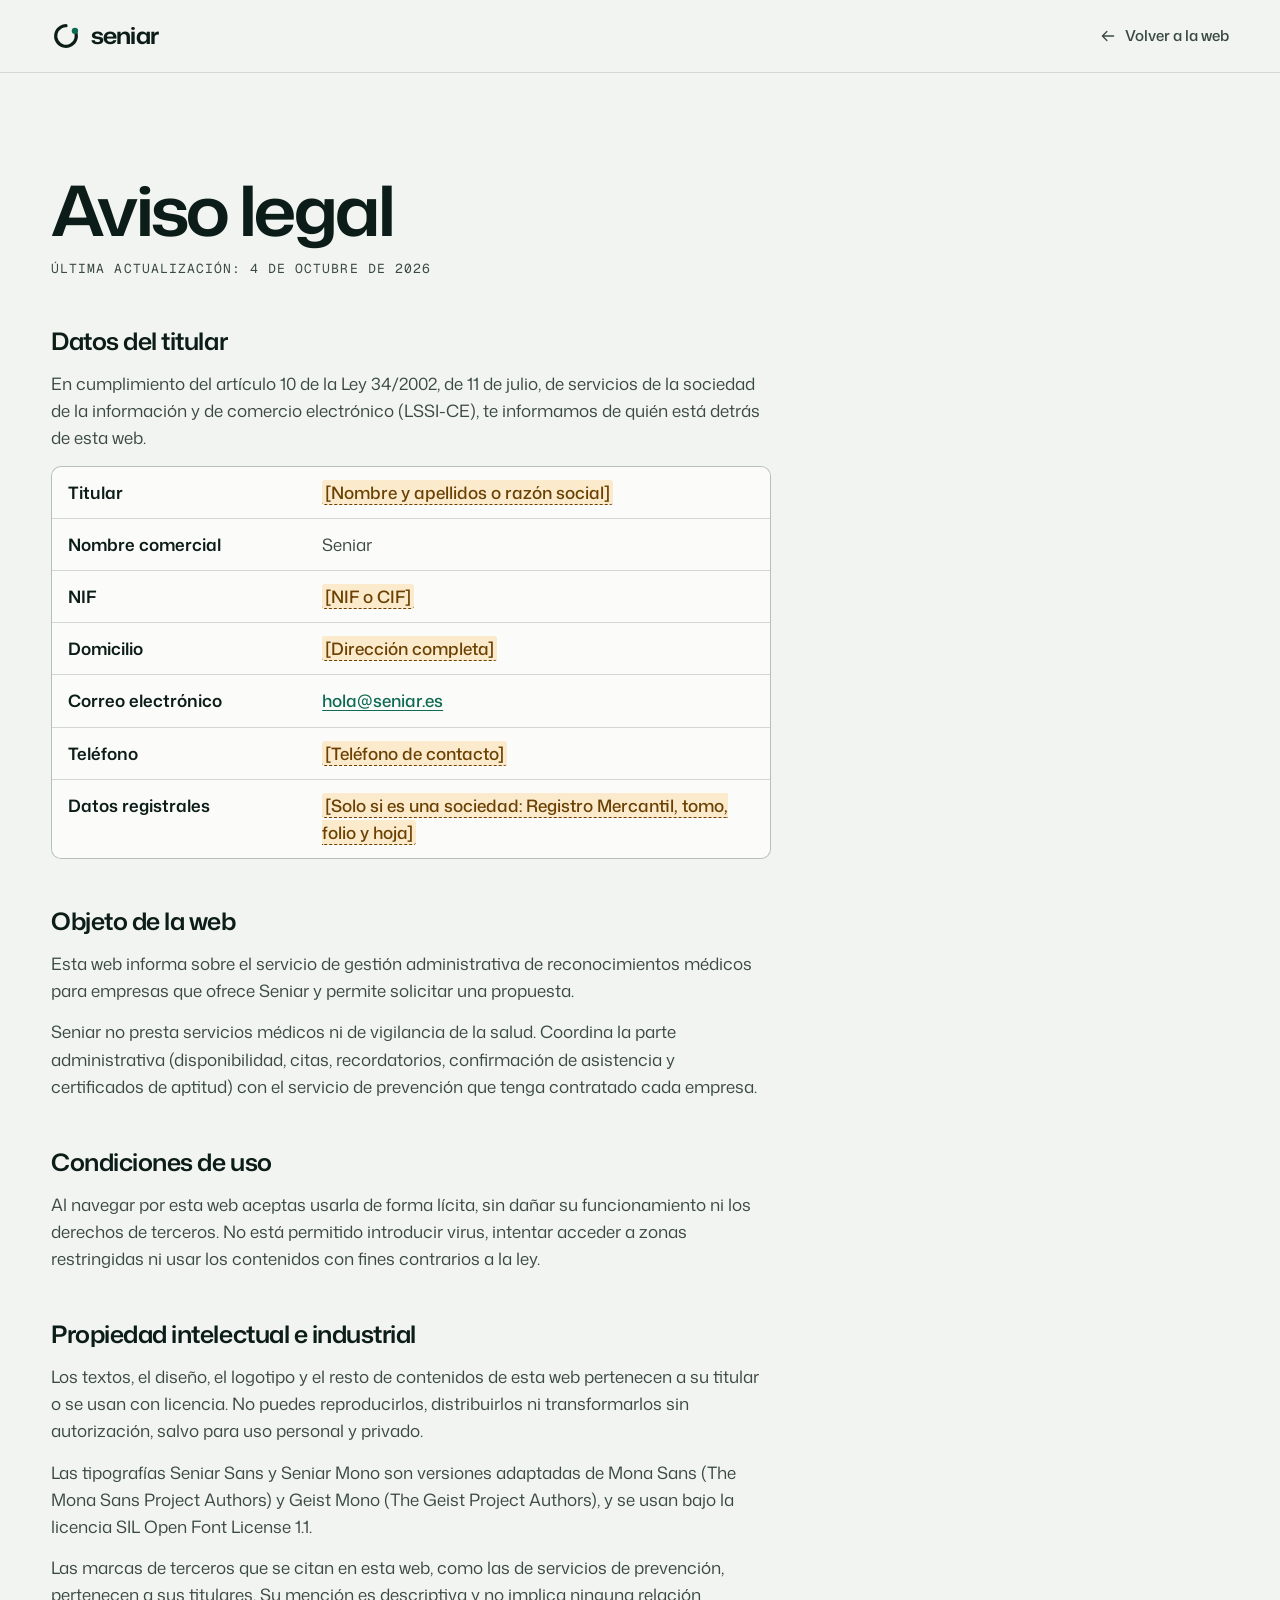
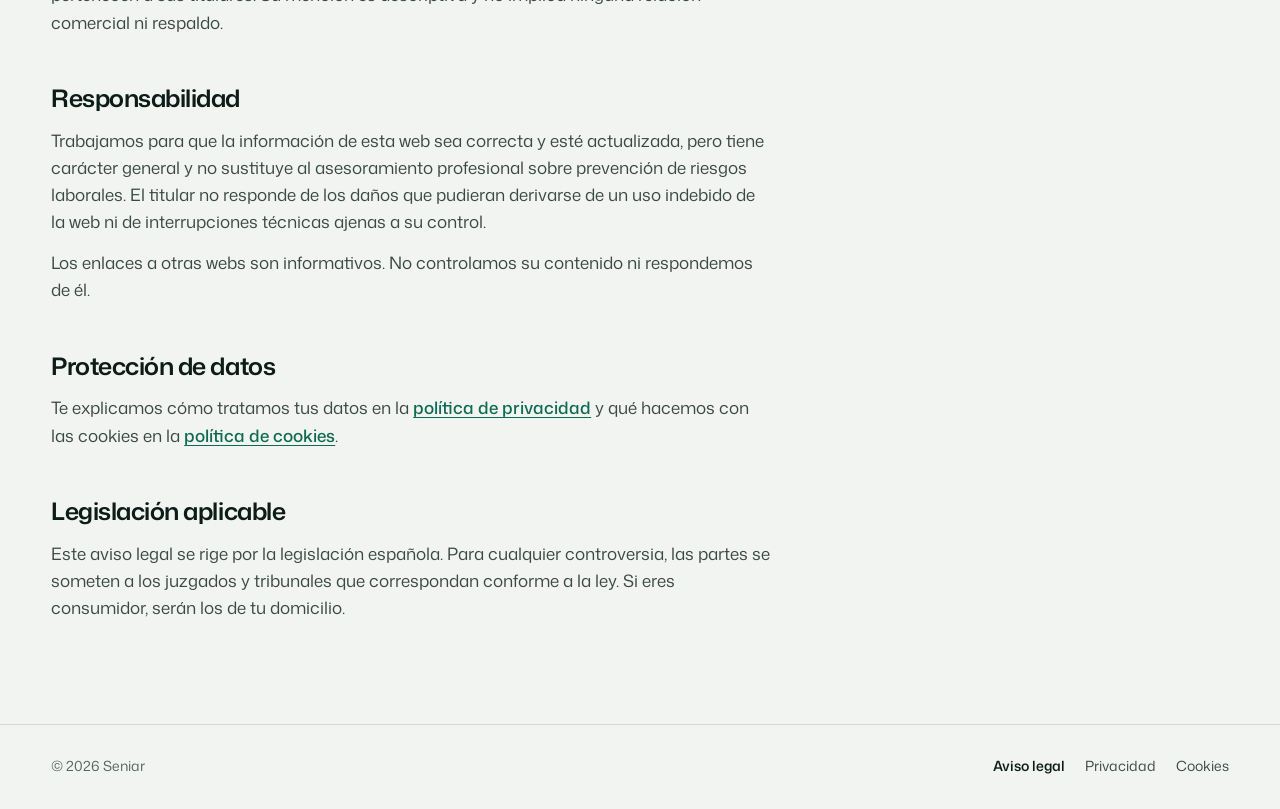
<file: web-reconocimientos/aviso-legal.html>
<!doctype html>
<html lang="es">
<head>
<meta charset="utf-8">
<meta name="viewport" content="width=device-width, initial-scale=1, viewport-fit=cover">
<title>Aviso legal · Seniar</title>
<meta name="description" content="Datos del titular, condiciones de uso y responsabilidad de la web de Seniar, gestión administrativa de reconocimientos médicos para empresas.">
<link rel="canonical" href="https://www.seniar.es/aviso-legal.html">
<meta name="robots" content="noindex, follow">
<meta name="theme-color" content="#F1F4F0">
<meta name="color-scheme" content="light">
<link rel="icon" href="favicon.ico" sizes="48x48">
<link rel="icon" href="assets/img/favicon.svg" type="image/svg+xml">
<link rel="apple-touch-icon" href="assets/img/apple-touch-icon.png">
<link rel="manifest" href="site.webmanifest">
<link rel="preload" href="assets/fonts/seniar-sans.v3.woff2" as="font" type="font/woff2" crossorigin>
<link rel="stylesheet" href="assets/css/main.css">
</head>
<body>
<svg class="sprite" aria-hidden="true" focusable="false">
  <symbol id="i-arrow" viewBox="0 0 24 24"><path d="M4.5 12h15M13.5 6l6 6-6 6"/></symbol>
  <symbol id="i-mark" viewBox="0 0 32 32"><circle class="mark-ring" cx="16" cy="16" r="11" pathLength="100" stroke-dasharray="83.4 100" transform="rotate(-30 16 16)"/><circle class="mark-dot" cx="25.53" cy="10.5" r="3.4"/></symbol>
</svg>
<a class="skip-link" href="#contenido">Saltar al contenido</a>
<header class="page-head">
  <div class="wrap page-head__inner">
    <a class="brand" href="./" aria-label="Seniar, ir a la página principal">
      <svg class="brand__mark" aria-hidden="true" focusable="false"><use href="#i-mark"/></svg>
      <span class="brand__word" aria-hidden="true">seniar</span>
    </a>
    <a class="page-back" href="./"><svg aria-hidden="true"><use href="#i-arrow"/></svg>Volver a la web</a>
  </div>
</header>
<main id="contenido" class="legal">
  <div class="wrap">
    <article class="legal__inner">
      <h1>Aviso legal</h1>
      <p class="legal__updated">Última actualización: 4 de octubre de 2026</p>

      <h2>Datos del titular</h2>
      <p>En cumplimiento del artículo 10 de la Ley 34/2002, de 11 de julio, de servicios de la sociedad de la información y de comercio electrónico (LSSI-CE), te informamos de quién está detrás de esta web.</p>
      <dl>
        <div><dt>Titular</dt><dd><span class="ph">[Nombre y apellidos o razón social]</span></dd></div>
        <div><dt>Nombre comercial</dt><dd>Seniar</dd></div>
        <div><dt>NIF</dt><dd><span class="ph">[NIF o CIF]</span></dd></div>
        <div><dt>Domicilio</dt><dd><span class="ph">[Dirección completa]</span></dd></div>
        <div><dt>Correo electrónico</dt><dd><a href="mailto:hola@seniar.es">hola@seniar.es</a></dd></div>
        <div><dt>Teléfono</dt><dd><span class="ph">[Teléfono de contacto]</span></dd></div>
        <div><dt>Datos registrales</dt><dd><span class="ph">[Solo si es una sociedad: Registro Mercantil, tomo, folio y hoja]</span></dd></div>
      </dl>

      <h2>Objeto de la web</h2>
      <p>Esta web informa sobre el servicio de gestión administrativa de reconocimientos médicos para empresas que ofrece Seniar y permite solicitar una propuesta.</p>
      <p>Seniar no presta servicios médicos ni de vigilancia de la salud. Coordina la parte administrativa (disponibilidad, citas, recordatorios, confirmación de asistencia y certificados de aptitud) con el servicio de prevención que tenga contratado cada empresa.</p>

      <h2>Condiciones de uso</h2>
      <p>Al navegar por esta web aceptas usarla de forma lícita, sin dañar su funcionamiento ni los derechos de terceros. No está permitido introducir virus, intentar acceder a zonas restringidas ni usar los contenidos con fines contrarios a la ley.</p>

      <h2>Propiedad intelectual e industrial</h2>
      <p>Los textos, el diseño, el logotipo y el resto de contenidos de esta web pertenecen a su titular o se usan con licencia. No puedes reproducirlos, distribuirlos ni transformarlos sin autorización, salvo para uso personal y privado.</p>
      <p>Las tipografías Seniar Sans y Seniar Mono son versiones adaptadas de Mona Sans (The Mona Sans Project Authors) y Geist Mono (The Geist Project Authors), y se usan bajo la licencia SIL Open Font License 1.1.</p>
      <p>Las marcas de terceros que se citan en esta web, como las de servicios de prevención, pertenecen a sus titulares. Su mención es descriptiva y no implica ninguna relación comercial ni respaldo.</p>

      <h2>Responsabilidad</h2>
      <p>Trabajamos para que la información de esta web sea correcta y esté actualizada, pero tiene carácter general y no sustituye al asesoramiento profesional sobre prevención de riesgos laborales. El titular no responde de los daños que pudieran derivarse de un uso indebido de la web ni de interrupciones técnicas ajenas a su control.</p>
      <p>Los enlaces a otras webs son informativos. No controlamos su contenido ni respondemos de él.</p>

      <h2>Protección de datos</h2>
      <p>Te explicamos cómo tratamos tus datos en la <a href="privacidad.html">política de privacidad</a> y qué hacemos con las cookies en la <a href="cookies.html">política de cookies</a>.</p>

      <h2>Legislación aplicable</h2>
      <p>Este aviso legal se rige por la legislación española. Para cualquier controversia, las partes se someten a los juzgados y tribunales que correspondan conforme a la ley. Si eres consumidor, serán los de tu domicilio.</p>
    </article>
  </div>
</main>
<footer class="page-foot">
  <div class="wrap page-foot__inner">
    <p>© 2026 Seniar</p>
    <nav aria-label="Legal">
      <ul role="list">
        <li><a href="aviso-legal.html" aria-current="page">Aviso legal</a></li>
        <li><a href="privacidad.html">Privacidad</a></li>
        <li><a href="cookies.html">Cookies</a></li>
      </ul>
    </nav>
  </div>
</footer>
</body>
</html>
</file>
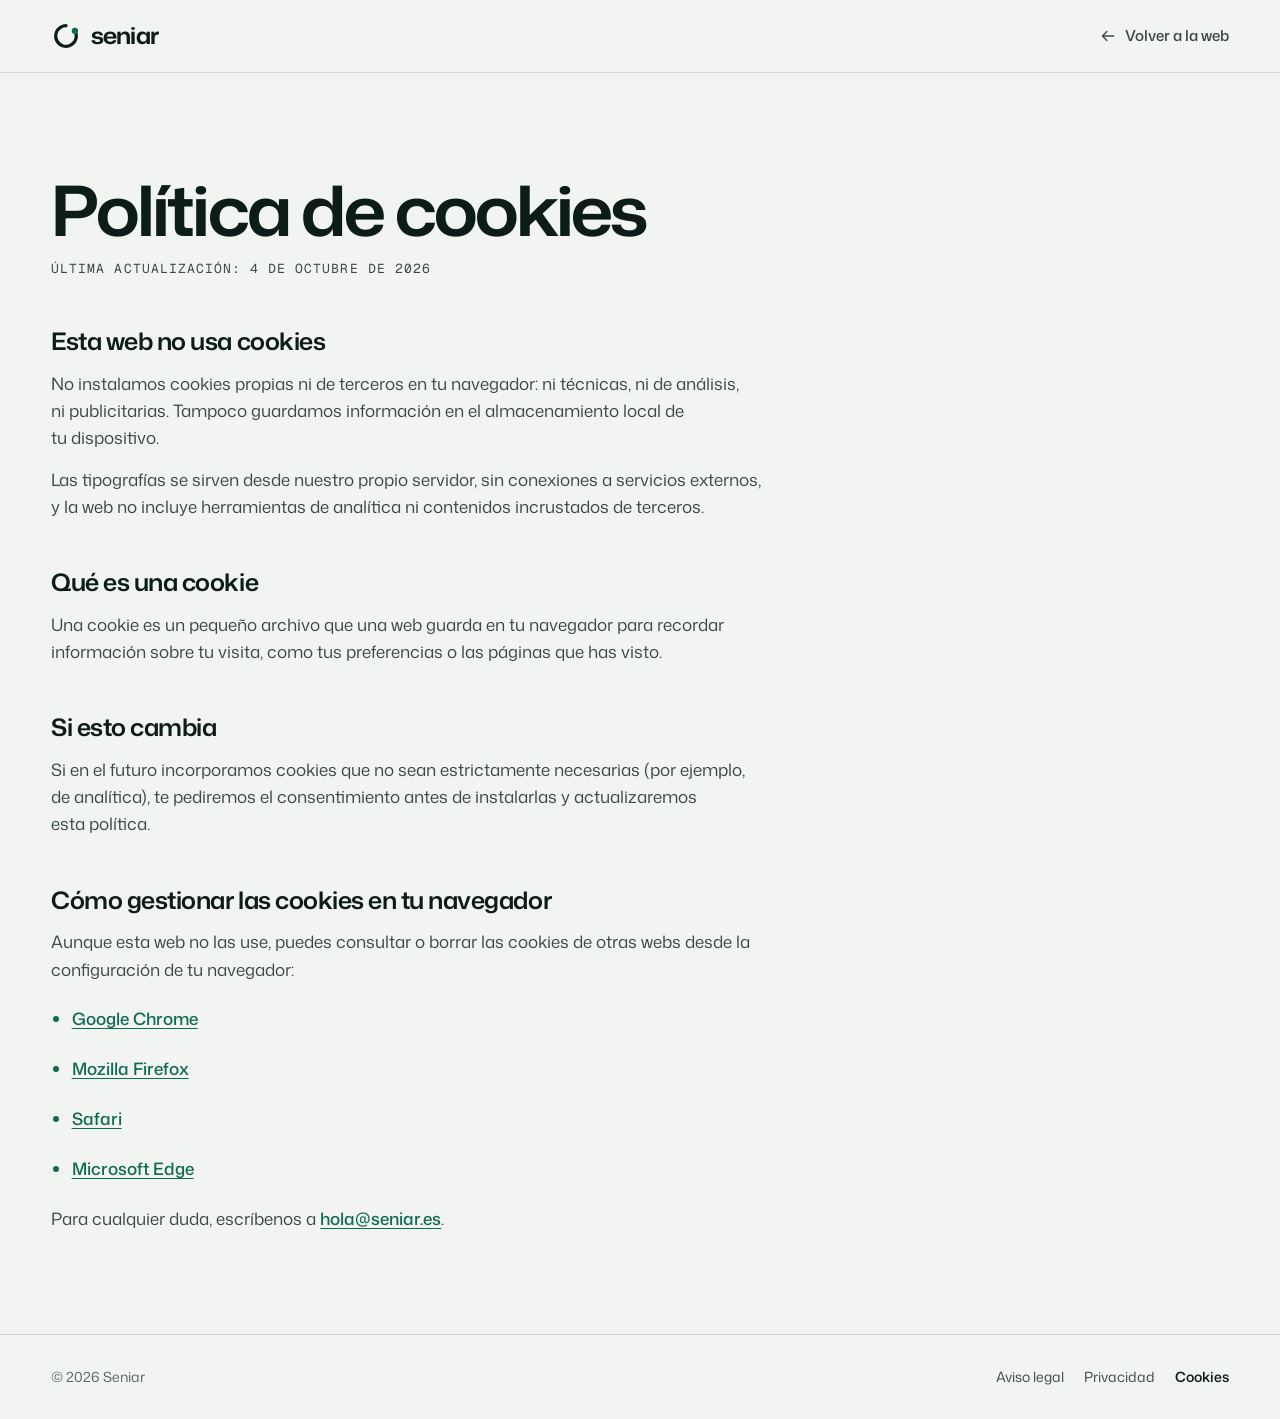
<file: web-reconocimientos/cookies.html>
<!doctype html>
<html lang="es">
<head>
<meta charset="utf-8">
<meta name="viewport" content="width=device-width, initial-scale=1, viewport-fit=cover">
<title>Política de cookies · Seniar</title>
<meta name="description" content="Seniar no instala cookies propias ni de terceros. Te explicamos qué son y cómo gestionarlas en tu navegador.">
<link rel="canonical" href="https://www.seniar.es/cookies.html">
<meta name="robots" content="noindex, follow">
<meta name="theme-color" content="#F1F4F0">
<meta name="color-scheme" content="light">
<link rel="icon" href="favicon.ico" sizes="48x48">
<link rel="icon" href="assets/img/favicon.svg" type="image/svg+xml">
<link rel="apple-touch-icon" href="assets/img/apple-touch-icon.png">
<link rel="manifest" href="site.webmanifest">
<link rel="preload" href="assets/fonts/seniar-sans.v3.woff2" as="font" type="font/woff2" crossorigin>
<link rel="stylesheet" href="assets/css/main.css">
</head>
<body>
<svg class="sprite" aria-hidden="true" focusable="false">
  <symbol id="i-arrow" viewBox="0 0 24 24"><path d="M4.5 12h15M13.5 6l6 6-6 6"/></symbol>
  <symbol id="i-mark" viewBox="0 0 32 32"><circle class="mark-ring" cx="16" cy="16" r="11" pathLength="100" stroke-dasharray="83.4 100" transform="rotate(-30 16 16)"/><circle class="mark-dot" cx="25.53" cy="10.5" r="3.4"/></symbol>
</svg>
<a class="skip-link" href="#contenido">Saltar al contenido</a>
<header class="page-head">
  <div class="wrap page-head__inner">
    <a class="brand" href="./" aria-label="Seniar, ir a la página principal">
      <svg class="brand__mark" aria-hidden="true" focusable="false"><use href="#i-mark"/></svg>
      <span class="brand__word" aria-hidden="true">seniar</span>
    </a>
    <a class="page-back" href="./"><svg aria-hidden="true"><use href="#i-arrow"/></svg>Volver a la web</a>
  </div>
</header>
<main id="contenido" class="legal">
  <div class="wrap">
    <article class="legal__inner">
      <h1>Política de cookies</h1>
      <p class="legal__updated">Última actualización: 4 de octubre de 2026</p>

      <h2>Esta web no usa cookies</h2>
      <p>No instalamos cookies propias ni de terceros en tu navegador: ni técnicas, ni de análisis, ni publicitarias. Tampoco guardamos información en el almacenamiento local de tu dispositivo.</p>
      <p>Las tipografías se sirven desde nuestro propio servidor, sin conexiones a servicios externos, y la web no incluye herramientas de analítica ni contenidos incrustados de terceros.</p>

      <h2>Qué es una cookie</h2>
      <p>Una cookie es un pequeño archivo que una web guarda en tu navegador para recordar información sobre tu visita, como tus preferencias o las páginas que has visto.</p>

      <h2>Si esto cambia</h2>
      <p>Si en el futuro incorporamos cookies que no sean estrictamente necesarias (por ejemplo, de analítica), te pediremos el consentimiento antes de instalarlas y actualizaremos esta política.</p>

      <h2>Cómo gestionar las cookies en tu navegador</h2>
      <p>Aunque esta web no las use, puedes consultar o borrar las cookies de otras webs desde la configuración de tu navegador:</p>
      <ul>
        <li><a href="https://support.google.com/chrome/answer/95647?hl=es" rel="noopener">Google Chrome</a></li>
        <li><a href="https://support.mozilla.org/es/kb/Borrar%20cookies" rel="noopener">Mozilla Firefox</a></li>
        <li><a href="https://support.apple.com/es-es/guide/safari/sfri11471/mac" rel="noopener">Safari</a></li>
        <li><a href="https://support.microsoft.com/es-es/microsoft-edge/eliminar-cookies-en-microsoft-edge-63947406-40ac-c3b8-57b9-2a946a29ae09" rel="noopener">Microsoft Edge</a></li>
      </ul>
      <p>Para cualquier duda, escríbenos a <a href="mailto:hola@seniar.es">hola@seniar.es</a>.</p>
    </article>
  </div>
</main>
<footer class="page-foot">
  <div class="wrap page-foot__inner">
    <p>© 2026 Seniar</p>
    <nav aria-label="Legal">
      <ul role="list">
        <li><a href="aviso-legal.html">Aviso legal</a></li>
        <li><a href="privacidad.html">Privacidad</a></li>
        <li><a href="cookies.html" aria-current="page">Cookies</a></li>
      </ul>
    </nav>
  </div>
</footer>
</body>
</html>
</file>
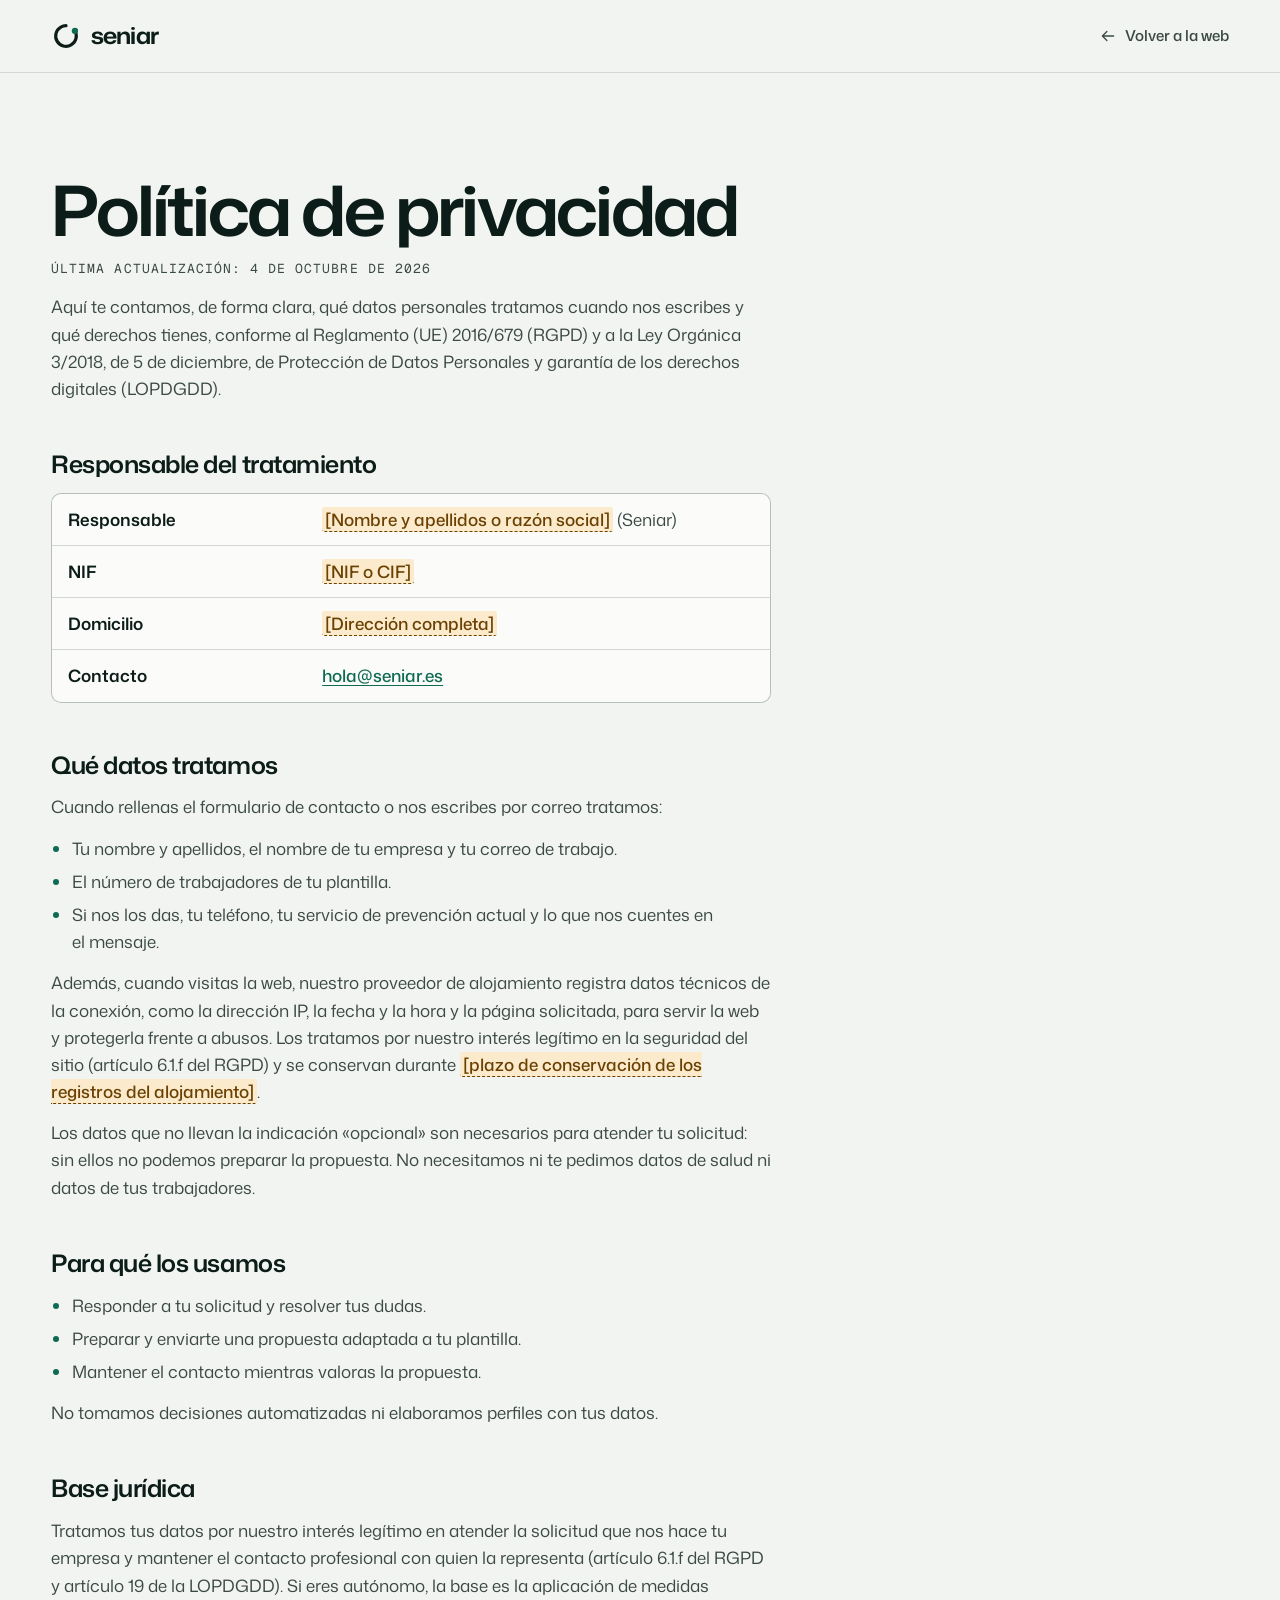
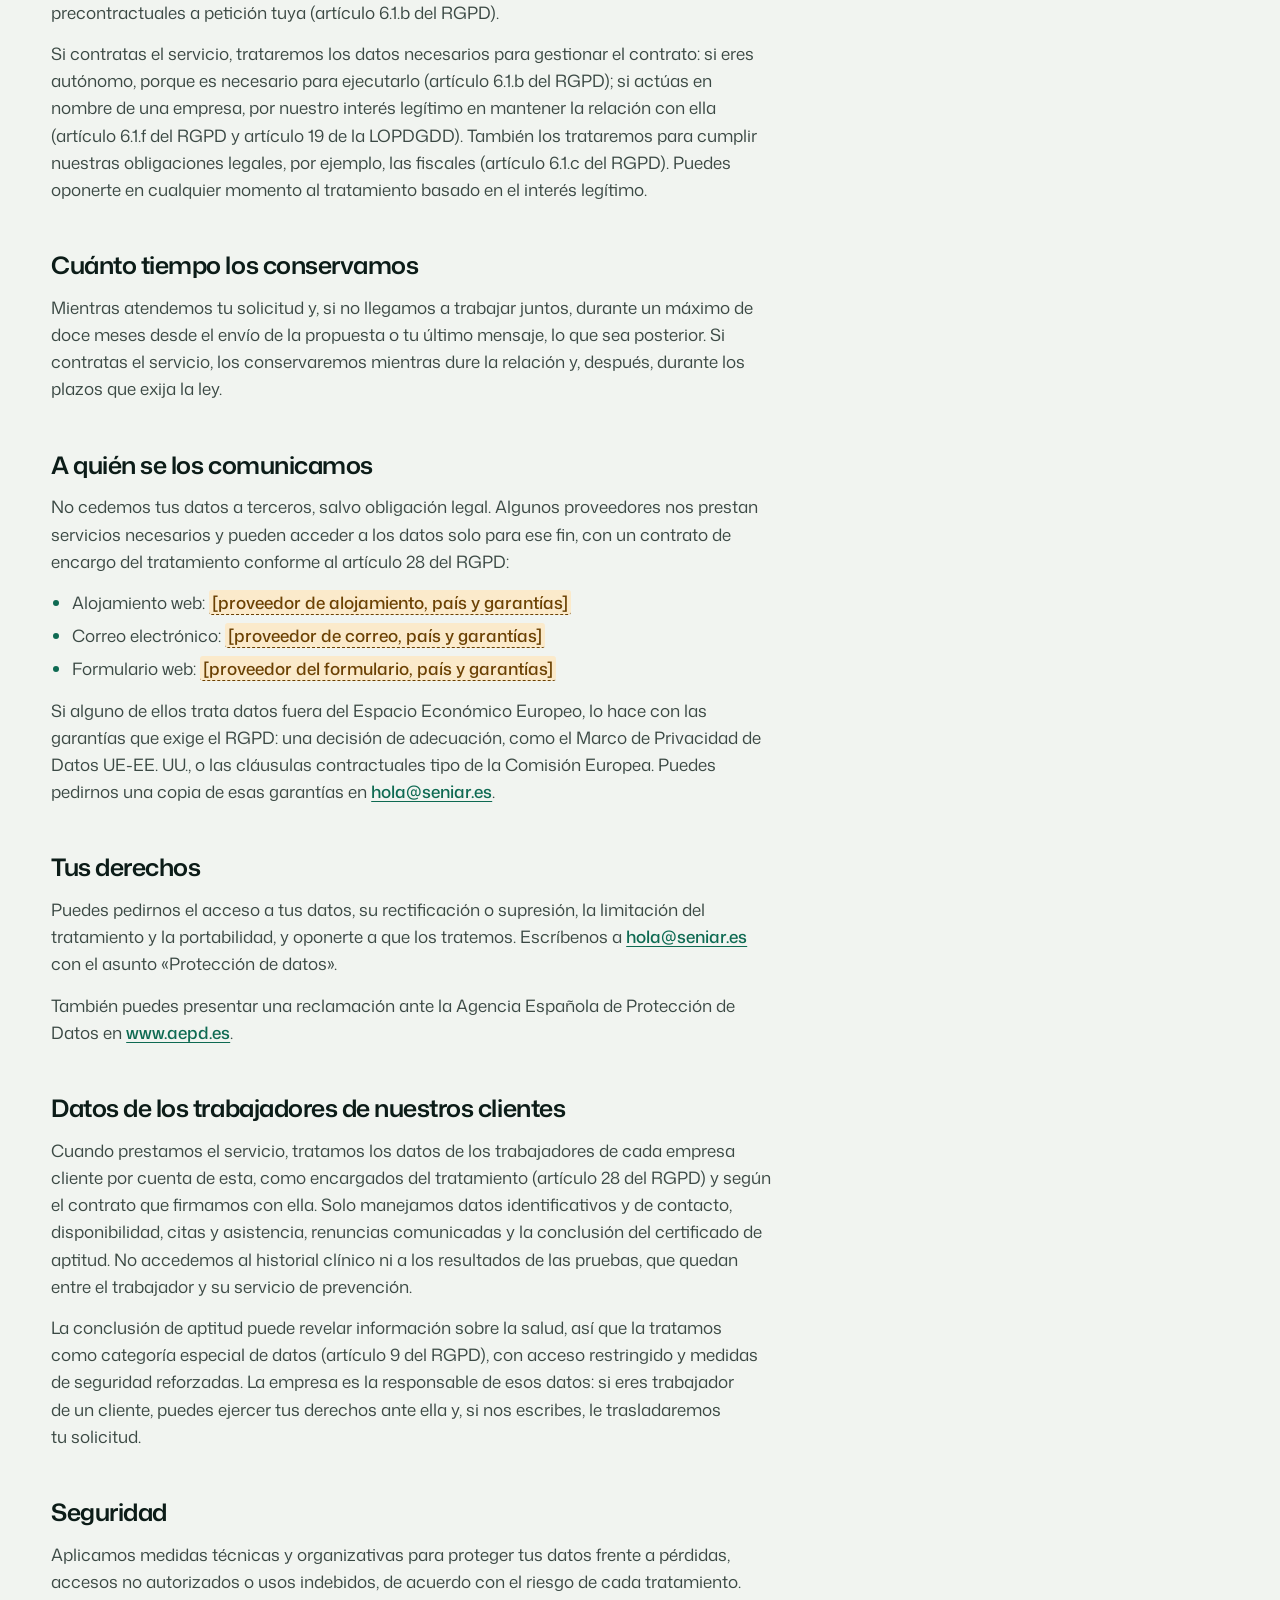
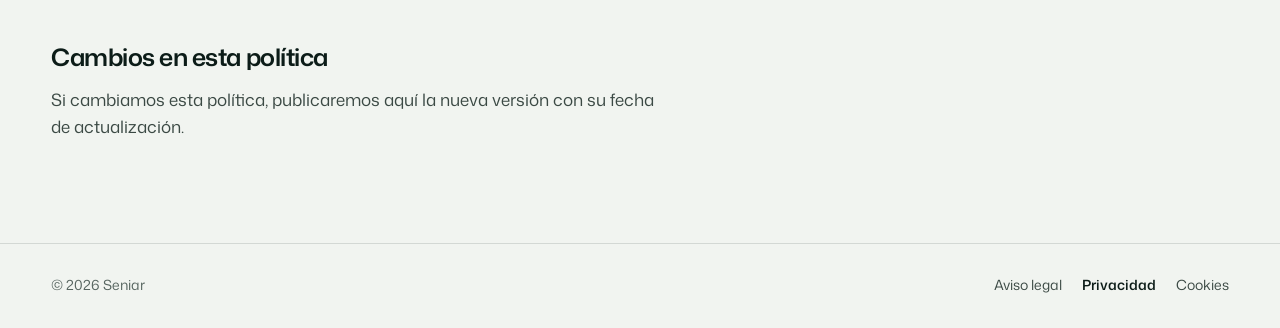
<file: web-reconocimientos/privacidad.html>
<!doctype html>
<html lang="es">
<head>
<meta charset="utf-8">
<meta name="viewport" content="width=device-width, initial-scale=1, viewport-fit=cover">
<title>Política de privacidad · Seniar</title>
<meta name="description" content="Cómo trata Seniar los datos personales de quienes solicitan una propuesta y de los trabajadores de sus clientes.">
<link rel="canonical" href="https://www.seniar.es/privacidad.html">
<meta name="robots" content="noindex, follow">
<meta name="theme-color" content="#F1F4F0">
<meta name="color-scheme" content="light">
<link rel="icon" href="favicon.ico" sizes="48x48">
<link rel="icon" href="assets/img/favicon.svg" type="image/svg+xml">
<link rel="apple-touch-icon" href="assets/img/apple-touch-icon.png">
<link rel="manifest" href="site.webmanifest">
<link rel="preload" href="assets/fonts/seniar-sans.v3.woff2" as="font" type="font/woff2" crossorigin>
<link rel="stylesheet" href="assets/css/main.css">
</head>
<body>
<svg class="sprite" aria-hidden="true" focusable="false">
  <symbol id="i-arrow" viewBox="0 0 24 24"><path d="M4.5 12h15M13.5 6l6 6-6 6"/></symbol>
  <symbol id="i-mark" viewBox="0 0 32 32"><circle class="mark-ring" cx="16" cy="16" r="11" pathLength="100" stroke-dasharray="83.4 100" transform="rotate(-30 16 16)"/><circle class="mark-dot" cx="25.53" cy="10.5" r="3.4"/></symbol>
</svg>
<a class="skip-link" href="#contenido">Saltar al contenido</a>
<header class="page-head">
  <div class="wrap page-head__inner">
    <a class="brand" href="./" aria-label="Seniar, ir a la página principal">
      <svg class="brand__mark" aria-hidden="true" focusable="false"><use href="#i-mark"/></svg>
      <span class="brand__word" aria-hidden="true">seniar</span>
    </a>
    <a class="page-back" href="./"><svg aria-hidden="true"><use href="#i-arrow"/></svg>Volver a la web</a>
  </div>
</header>
<main id="contenido" class="legal">
  <div class="wrap">
    <article class="legal__inner">
      <h1>Política de privacidad</h1>
      <p class="legal__updated">Última actualización: 4 de octubre de 2026</p>
      <p>Aquí te contamos, de forma clara, qué datos personales tratamos cuando nos escribes y qué derechos tienes, conforme al Reglamento (UE) 2016/679 (RGPD) y a la Ley Orgánica 3/2018, de 5 de diciembre, de Protección de Datos Personales y garantía de los derechos digitales (LOPDGDD).</p>

      <h2>Responsable del tratamiento</h2>
      <dl>
        <div><dt>Responsable</dt><dd><span class="ph">[Nombre y apellidos o razón social]</span> (Seniar)</dd></div>
        <div><dt>NIF</dt><dd><span class="ph">[NIF o CIF]</span></dd></div>
        <div><dt>Domicilio</dt><dd><span class="ph">[Dirección completa]</span></dd></div>
        <div><dt>Contacto</dt><dd><a href="mailto:hola@seniar.es">hola@seniar.es</a></dd></div>
      </dl>

      <h2>Qué datos tratamos</h2>
      <p>Cuando rellenas el formulario de contacto o nos escribes por correo tratamos:</p>
      <ul>
        <li>Tu nombre y apellidos, el nombre de tu empresa y tu correo de trabajo.</li>
        <li>El número de trabajadores de tu plantilla.</li>
        <li>Si nos los das, tu teléfono, tu servicio de prevención actual y lo que nos cuentes en el mensaje.</li>
      </ul>
      <p>Además, cuando visitas la web, nuestro proveedor de alojamiento registra datos técnicos de la conexión, como la dirección IP, la fecha y la hora y la página solicitada, para servir la web y protegerla frente a abusos. Los tratamos por nuestro interés legítimo en la seguridad del sitio (artículo 6.1.f del RGPD) y se conservan durante <span class="ph">[plazo de conservación de los registros del alojamiento]</span>.</p>
      <p>Los datos que no llevan la indicación «opcional» son necesarios para atender tu solicitud: sin ellos no podemos preparar la propuesta. No necesitamos ni te pedimos datos de salud ni datos de tus trabajadores.</p>

      <h2>Para qué los usamos</h2>
      <ul>
        <li>Responder a tu solicitud y resolver tus dudas.</li>
        <li>Preparar y enviarte una propuesta adaptada a tu plantilla.</li>
        <li>Mantener el contacto mientras valoras la propuesta.</li>
      </ul>
      <p>No tomamos decisiones automatizadas ni elaboramos perfiles con tus datos.</p>

      <h2>Base jurídica</h2>
      <p>Tratamos tus datos por nuestro interés legítimo en atender la solicitud que nos hace tu empresa y mantener el contacto profesional con quien la representa (artículo 6.1.f del RGPD y artículo 19 de la LOPDGDD). Si eres autónomo, la base es la aplicación de medidas precontractuales a petición tuya (artículo 6.1.b del RGPD).</p>
      <p>Si contratas el servicio, trataremos los datos necesarios para gestionar el contrato: si eres autónomo, porque es necesario para ejecutarlo (artículo 6.1.b del RGPD); si actúas en nombre de una empresa, por nuestro interés legítimo en mantener la relación con ella (artículo 6.1.f del RGPD y artículo 19 de la LOPDGDD). También los trataremos para cumplir nuestras obligaciones legales, por ejemplo, las fiscales (artículo 6.1.c del RGPD). Puedes oponerte en cualquier momento al tratamiento basado en el interés legítimo.</p>

      <h2>Cuánto tiempo los conservamos</h2>
      <p>Mientras atendemos tu solicitud y, si no llegamos a trabajar juntos, durante un máximo de doce meses desde el envío de la propuesta o tu último mensaje, lo que sea posterior. Si contratas el servicio, los conservaremos mientras dure la relación y, después, durante los plazos que exija la ley.</p>

      <h2>A quién se los comunicamos</h2>
      <p>No cedemos tus datos a terceros, salvo obligación legal. Algunos proveedores nos prestan servicios necesarios y pueden acceder a los datos solo para ese fin, con un contrato de encargo del tratamiento conforme al artículo 28 del RGPD:</p>
      <ul>
        <li>Alojamiento web: <span class="ph">[proveedor de alojamiento, país y garantías]</span></li>
        <li>Correo electrónico: <span class="ph">[proveedor de correo, país y garantías]</span></li>
        <li>Formulario web: <span class="ph">[proveedor del formulario, país y garantías]</span></li>
      </ul>
      <p>Si alguno de ellos trata datos fuera del Espacio Económico Europeo, lo hace con las garantías que exige el RGPD: una decisión de adecuación, como el Marco de Privacidad de Datos UE-EE.&nbsp;UU., o las cláusulas contractuales tipo de la Comisión Europea. Puedes pedirnos una copia de esas garantías en <a href="mailto:hola@seniar.es">hola@seniar.es</a>.</p>

      <h2>Tus derechos</h2>
      <p>Puedes pedirnos el acceso a tus datos, su rectificación o supresión, la limitación del tratamiento y la portabilidad, y oponerte a que los tratemos. Escríbenos a <a href="mailto:hola@seniar.es">hola@seniar.es</a> con el asunto «Protección de datos».</p>
      <p>También puedes presentar una reclamación ante la Agencia Española de Protección de Datos en <a href="https://www.aepd.es" rel="noopener">www.aepd.es</a>.</p>

      <h2>Datos de los trabajadores de nuestros clientes</h2>
      <p>Cuando prestamos el servicio, tratamos los datos de los trabajadores de cada empresa cliente por cuenta de esta, como encargados del tratamiento (artículo 28 del RGPD) y según el contrato que firmamos con ella. Solo manejamos datos identificativos y de contacto, disponibilidad, citas y asistencia, renuncias comunicadas y la conclusión del certificado de aptitud. No accedemos al historial clínico ni a los resultados de las pruebas, que quedan entre el trabajador y su servicio de prevención.</p>
      <p>La conclusión de aptitud puede revelar información sobre la salud, así que la tratamos como categoría especial de datos (artículo 9 del RGPD), con acceso restringido y medidas de seguridad reforzadas. La empresa es la responsable de esos datos: si eres trabajador de un cliente, puedes ejercer tus derechos ante ella y, si nos escribes, le trasladaremos tu solicitud.</p>

      <h2>Seguridad</h2>
      <p>Aplicamos medidas técnicas y organizativas para proteger tus datos frente a pérdidas, accesos no autorizados o usos indebidos, de acuerdo con el riesgo de cada tratamiento.</p>

      <h2>Cambios en esta política</h2>
      <p>Si cambiamos esta política, publicaremos aquí la nueva versión con su fecha de actualización.</p>
    </article>
  </div>
</main>
<footer class="page-foot">
  <div class="wrap page-foot__inner">
    <p>© 2026 Seniar</p>
    <nav aria-label="Legal">
      <ul role="list">
        <li><a href="aviso-legal.html">Aviso legal</a></li>
        <li><a href="privacidad.html" aria-current="page">Privacidad</a></li>
        <li><a href="cookies.html">Cookies</a></li>
      </ul>
    </nav>
  </div>
</footer>
</body>
</html>
</file>
<file: web-reconocimientos/assets/css/main.css>
/* ==========================================================================
   Seniar · hoja de estilos
   Concepto: precisión clínica. Retícula de 12 columnas, numerales de
   instrumento (Seniar Sans expandida), etiquetas en mono como en una hoja de
   cálculo y un verde botella que se enciende cuando todo está vigente.
   ========================================================================== */

@font-face {
  font-family: "Seniar Sans";
  src: url("../fonts/seniar-sans.v3.woff2") format("woff2");
  font-weight: 300 720;
  font-stretch: 100% 125%;
  font-style: normal;
  font-display: swap;
}
@font-face {
  font-family: "Seniar Mono";
  src: url("../fonts/seniar-mono.v3.woff2") format("woff2");
  font-weight: 400 600;
  font-style: normal;
  font-display: swap;
}
/* Respaldo con métricas ajustadas a Seniar Sans para evitar saltos al cargar */
@font-face {
  font-family: "Seniar Fallback";
  src: local("Arial"), local("ArialMT"), local("Helvetica Neue"), local("Helvetica"), local("Liberation Sans"), local("Roboto");
  size-adjust: 105.5%;
  ascent-override: 103.3%;
  descent-override: 30.3%;
  line-gap-override: 0%;
}

/* Layout: retícula suiza de 12 columnas; secciones como hojas que se apilan. */
:root {
  /* Paleta */
  --paper: #F1F4F0;
  --paper-2: #E5EBE5;
  --paper-3: #D6DFD7;
  --white: #FBFCFA;
  --ink: #0C1C18;
  --ink-2: #3B4944;
  --ink-3: #56645F;
  --night: #0B231D;
  --night-2: #112E27;
  --night-3: #1B3D34;
  --snow: #EAF1ED;
  --snow-2: #B2C4BB;
  --snow-3: #8EA79C;
  --green: #0E6A52;
  --mint: #8BE0BA;
  --mint-2: #B9F0D6;
  --amber: #B97508;
  --amber-soft: #FBEACB;
  --amber-ink: #6B4103;
  --amber-glow: #F2C46D;
  --red: #C23A20;
  --red-soft: #F8DCD4;
  --red-ink: #85210E;
  --red-glow: #F7A08B;
  --ok-soft: #D3EEE1;
  --ok-ink: #094A39;

  /* Roles: superficie clara por defecto */
  --bg: var(--paper);
  --bg-2: var(--paper-2);
  --bg-3: var(--paper-3);
  --fg: var(--ink);
  --fg-2: var(--ink-2);
  --fg-3: var(--ink-3);
  --rule: rgb(12 28 24 / 0.13);
  --rule-strong: rgb(12 28 24 / 0.3);
  --accent: var(--green);
  --accent-ink: #FFFFFF;
  --btn-bg: var(--ink);
  --btn-fg: var(--paper);
  --btn-icon-bg: var(--mint);
  --btn-icon-fg: var(--ink);
  --focus: var(--green);
  --chip-ok-bg: var(--ok-soft);
  --chip-ok-fg: var(--ok-ink);
  --chip-warn-bg: var(--amber-soft);
  --chip-warn-fg: var(--amber-ink);
  --chip-late-bg: var(--red-soft);
  --chip-late-fg: var(--red-ink);
  --state-ok: var(--green);
  --state-warn: var(--amber);
  --state-late: var(--red);
  --surface: var(--white);
  --field-border: #7A8580;

  /* Tipografía */
  --font-sans: "Seniar Sans", "Seniar Fallback", ui-sans-serif, system-ui, -apple-system, "Segoe UI", Roboto, Arial, sans-serif;
  --font-mono: "Seniar Mono", ui-monospace, "SFMono-Regular", Menlo, Consolas, "Liberation Mono", monospace;
  --fs-hero: clamp(3.25rem, min(0.75rem + 8.4vw, 1rem + 12.5vh), 8.25rem);
  --fs-h2: clamp(2.25rem, 1.25rem + 3.6vw, 4.75rem);
  --fs-h3: clamp(1.375rem, 1.1rem + 0.9vw, 1.875rem);
  --fs-lead: clamp(1.125rem, 1.03rem + 0.35vw, 1.3125rem);
  --fs-body: 1.0625rem;
  --fs-small: 0.9375rem;
  --fs-xs: 0.875rem;
  --fs-label: 0.8125rem;
  --fs-chip: 0.75rem;

  /* Radios */
  --r-sm: 10px;
  --r-md: 16px;
  --r-lg: 24px;
  --r-sheet: clamp(22px, 3.2vw, 44px);

  /* Retícula y ritmo */
  --maxw: 1360px;
  --gutter: clamp(16px, 4vw, 56px);
  --col-gap: clamp(16px, 2vw, 32px);
  --section-y: clamp(4.5rem, 3rem + 7.5vw, 10.5rem);
  --header-h: 72px;

  /* Movimiento */
  --ease-out: cubic-bezier(.16, 1, .3, 1);

  color-scheme: light;
  interpolate-size: allow-keywords;
}

[data-tone="night"] {
  --bg: var(--night);
  --bg-2: var(--night-2);
  --bg-3: var(--night-3);
  --fg: var(--snow);
  --fg-2: var(--snow-2);
  --fg-3: var(--snow-3);
  --rule: rgb(234 241 237 / 0.13);
  --rule-strong: rgb(234 241 237 / 0.3);
  --accent: var(--mint);
  --accent-ink: var(--night);
  --btn-bg: var(--mint);
  --btn-fg: var(--night);
  --btn-icon-bg: var(--night);
  --btn-icon-fg: var(--mint);
  --focus: var(--mint);
  --chip-ok-bg: rgb(139 224 186 / 0.14);
  --chip-ok-fg: var(--mint);
  --chip-warn-bg: rgb(242 196 109 / 0.15);
  --chip-warn-fg: var(--amber-glow);
  --chip-late-bg: rgb(247 160 139 / 0.15);
  --chip-late-fg: var(--red-glow);
  --state-ok: var(--mint);
  --state-warn: var(--amber-glow);
  --state-late: var(--red-glow);
  --surface: var(--night-2);
  color-scheme: dark;
  color: var(--fg);
}

[data-tone="paper"] {
  --bg: var(--paper);
  --bg-2: var(--paper-2);
  --bg-3: var(--paper-3);
  --fg: var(--ink);
  --fg-2: var(--ink-2);
  --fg-3: var(--ink-3);
  --rule: rgb(12 28 24 / 0.13);
  --rule-strong: rgb(12 28 24 / 0.3);
  --accent: var(--green);
  --accent-ink: #FFFFFF;
  --btn-bg: var(--ink);
  --btn-fg: var(--paper);
  --btn-icon-bg: var(--mint);
  --btn-icon-fg: var(--ink);
  --focus: var(--green);
  --surface: var(--white);
  color-scheme: light;
  color: var(--fg);
}

/* --------------------------------------------------------------------------
   Base
   -------------------------------------------------------------------------- */
*, *::before, *::after { box-sizing: border-box; }

html {
  -webkit-text-size-adjust: 100%;
  text-size-adjust: 100%;
  scroll-padding-top: calc(var(--header-h) + 16px);
  overflow-x: hidden;
  overflow-x: clip;
}

body {
  margin: 0;
  min-height: 100vh;
  background: var(--paper);
  color: var(--ink);
  font-family: var(--font-sans);
  font-size: var(--fs-body);
  font-weight: 400;
  font-stretch: 100%;
  line-height: 1.6;
  font-kerning: normal;
  -webkit-font-smoothing: antialiased;
  -moz-osx-font-smoothing: grayscale;
  text-rendering: optimizeLegibility;
  overflow-x: hidden;
  overflow-x: clip;
}

[hidden] { display: none !important; }
img, svg { display: block; max-width: 100%; }
a { color: inherit; text-underline-offset: 0.18em; text-decoration-thickness: 1px; }
button, input, textarea, select { font: inherit; color: inherit; letter-spacing: inherit; }
button { cursor: pointer; -webkit-tap-highlight-color: transparent; }
h1, h2, h3, h4, p, ul, ol, dl, dd, figure { margin: 0; }
ul, ol { padding: 0; }
[role="list"] { list-style: none; }
b, strong { font-weight: 620; }
p, li, dd, summary span { text-wrap: pretty; }
::selection { background: var(--mint); color: var(--ink); }

:focus-visible {
  outline: 2px solid var(--focus);
  outline-offset: 3px;
}

.sprite { position: absolute; width: 0; height: 0; overflow: hidden; }
.sprite symbol, svg use { fill: none; stroke: currentColor; stroke-width: 1.75; stroke-linecap: round; stroke-linejoin: round; }
.sprite .mark-ring { stroke-width: 3.4; stroke-linecap: round; }
.sprite .mark-dot { fill: var(--mark-dot, var(--mint)); stroke: none; }

.visually-hidden {
  position: absolute !important;
  width: 1px;
  height: 1px;
  padding: 0;
  margin: -1px;
  overflow: hidden;
  clip-path: inset(50%);
  white-space: nowrap;
  border: 0;
}

.skip-link {
  position: fixed;
  left: 16px;
  top: calc(12px + env(safe-area-inset-top, 0px));
  z-index: 100;
  padding: 12px 18px;
  border-radius: 999px;
  background: var(--ink);
  color: var(--paper);
  font-weight: 560;
  text-decoration: none;
  transform: translateY(-160%);
  transition: transform .3s var(--ease-out);
}
.skip-link:focus,
.skip-link:focus-visible { transform: none; outline: 2px solid var(--mint); outline-offset: 3px; }

.wrap {
  width: min(100% - var(--gutter) * 2, var(--maxw));
  margin-inline: auto;
  padding-inline: env(safe-area-inset-left, 0px) env(safe-area-inset-right, 0px);
}

/* Marcador de datos que el propietario debe completar */
.ph {
  padding: 0 3px;
  border-radius: 3px;
  border-bottom: 1px dashed var(--amber-ink);
  background: var(--amber-soft);
  color: var(--amber-ink);
  font-weight: 520;
}

/* --------------------------------------------------------------------------
   Tipografía compartida
   -------------------------------------------------------------------------- */
.eyebrow {
  display: inline-flex;
  align-items: center;
  gap: 12px;
  font-family: var(--font-mono);
  font-size: var(--fs-label);
  font-weight: 500;
  letter-spacing: 0.11em;
  line-height: 1.4;
  text-transform: uppercase;
  color: var(--fg-2);
}
.eyebrow::before {
  content: "";
  width: 22px;
  height: 1px;
  background: currentColor;
  flex: none;
}
.eyebrow--dot::before { display: none; }
.eyebrow { text-wrap: balance; }

.h2 {
  font-size: min(var(--fs-h2), 11vw);
  font-weight: 620;
  font-stretch: 110%;
  letter-spacing: -0.034em;
  line-height: 1.02;
  text-wrap: balance;
  overflow-wrap: break-word;
}

@media (max-width: 480px) {
  .h2 { font-stretch: 100%; }
}

.lead {
  font-size: var(--fs-lead);
  line-height: 1.5;
  color: var(--fg-2);
  max-width: 44ch;
}

.section-head { display: grid; grid-template-columns: minmax(0, 1fr); gap: 22px; }
.section-head .h2 { margin-top: 2px; max-width: 20ch; }
.section-head--split { align-items: end; gap: 28px 40px; }
.section-head--split > div { display: grid; grid-template-columns: minmax(0, 1fr); gap: 22px; }
.section-head--stack .lead { max-width: 52ch; }
.section-head--ledger { align-items: end; gap: 36px 40px; }
.section-head__main { display: grid; grid-template-columns: minmax(0, 1fr); gap: 22px; }
.legend { border-top: 1px solid var(--rule-strong); }
.legend div { display: grid; grid-template-columns: 9.5em minmax(0, 1fr); align-items: baseline; gap: 4px 16px; padding-block: 13px; border-bottom: 1px solid var(--rule); }
.legend dd { color: var(--fg-2); font-size: var(--fs-small); line-height: 1.45; }
@media (min-width: 1000px) and (max-width: 1279px) {
  .legend div { grid-template-columns: minmax(0, 1fr); }
}
@media (max-width: 419px) {
  .legend div { grid-template-columns: minmax(0, 1fr); }
}
@media (min-width: 1000px) {
  .section-head--ledger { grid-template-columns: repeat(12, minmax(0, 1fr)); column-gap: var(--col-gap); }
  .section-head--ledger > .section-head__main { grid-column: 1 / span 7; }
  .section-head--ledger > .legend { grid-column: 9 / span 4; }
}
@media (min-width: 1280px) {
  .section-head--split { grid-template-columns: repeat(12, minmax(0, 1fr)); column-gap: var(--col-gap); }
  .section-head--split > div { grid-column: 1 / span 8; }
  .section-head--split > .lead { grid-column: 9 / span 4; padding-bottom: 0.4em; }
}

/* --------------------------------------------------------------------------
   Botones y chips
   -------------------------------------------------------------------------- */
.btn {
  --h: 52px;
  position: relative;
  display: inline-flex;
  align-items: center;
  justify-content: center;
  gap: 14px;
  min-height: var(--h);
  padding: 0 24px;
  border: 1px solid transparent;
  border-radius: 999px;
  font-size: 1rem;
  font-weight: 560;
  font-stretch: 104%;
  letter-spacing: -0.005em;
  line-height: 1.2;
  text-decoration: none;
  white-space: nowrap;
  transition: background-color .35s var(--ease-out), color .35s var(--ease-out), border-color .35s var(--ease-out), transform .45s var(--ease-out), box-shadow .35s var(--ease-out);
  -webkit-tap-highlight-color: transparent;
}
.btn--lg { --h: 58px; font-size: 1.0625rem; }
.btn--sm { --h: 44px; padding: 0 18px; font-size: 0.9375rem; }
.btn--solid { background: var(--btn-bg); color: var(--btn-fg); }
.btn--solid:hover { box-shadow: 0 14px 30px -14px rgb(12 28 24 / 0.55); }
[data-tone="night"] .btn--solid:hover { box-shadow: 0 14px 34px -14px rgb(139 224 186 / 0.55); }
.btn--line { border-color: var(--rule-strong); color: var(--fg); }
.btn--line:hover { background: var(--bg-2); border-color: var(--fg-3); }
.btn:active { transform: scale(.97); transition-duration: .08s; }
.btn__icon {
  position: relative;
  display: grid;
  place-items: center;
  width: calc(var(--h) - 14px);
  height: calc(var(--h) - 14px);
  margin-right: -17px;
  border-radius: 50%;
  background: var(--btn-icon-bg);
  color: var(--btn-icon-fg);
  overflow: hidden;
  flex: none;
}
.btn__icon svg { grid-area: 1 / 1; width: 18px; height: 18px; transition: transform .55s var(--ease-out); }
.btn__icon svg:last-child { transform: translateX(-160%); }
.btn:hover .btn__icon svg:first-child { transform: translateX(160%); }
.btn:hover .btn__icon svg:last-child { transform: none; }
.btn__trail, .btn__lead { width: 18px; height: 18px; flex: none; }
.btn--line .btn__trail { transition: transform .45s var(--ease-out); }
.btn--line:hover .btn__trail { transform: translateY(3px); }
.btn[aria-busy="true"] { pointer-events: none; opacity: .75; }

.chip {
  --c-bg: var(--bg-2);
  --c-fg: var(--fg-2);
  display: inline-flex;
  align-items: center;
  gap: 7px;
  min-height: 26px;
  padding: 3px 10px 3px 8px;
  border-radius: 999px;
  background: var(--c-bg);
  color: var(--c-fg);
  font-family: var(--font-mono);
  font-size: var(--fs-chip);
  font-weight: 500;
  letter-spacing: 0.05em;
  line-height: 1.2;
  text-transform: uppercase;
  white-space: nowrap;
  transition: background-color .4s, color .4s;
}
.chip::before {
  content: "";
  width: 6px;
  height: 6px;
  border-radius: 50%;
  background: currentColor;
  flex: none;
}
.chip--ok { --c-bg: var(--chip-ok-bg); --c-fg: var(--chip-ok-fg); }
.chip--warn { --c-bg: var(--chip-warn-bg); --c-fg: var(--chip-warn-fg); }
.chip--late { --c-bg: var(--chip-late-bg); --c-fg: var(--chip-late-fg); }
[data-state="ok"] .chip--state { --c-bg: var(--chip-ok-bg); --c-fg: var(--chip-ok-fg); }
[data-state="warn"] .chip--state { --c-bg: var(--chip-warn-bg); --c-fg: var(--chip-warn-fg); }
[data-state="late"] .chip--state { --c-bg: var(--chip-late-bg); --c-fg: var(--chip-late-fg); }
.chip--state[data-chip-state="ok"] { --c-bg: var(--chip-ok-bg); --c-fg: var(--chip-ok-fg); }
.chip--state[data-chip-state="warn"] { --c-bg: var(--chip-warn-bg); --c-fg: var(--chip-warn-fg); }
.chip--state[data-chip-state="late"] { --c-bg: var(--chip-late-bg); --c-fg: var(--chip-late-fg); }

.pill {
  display: inline-flex;
  align-items: center;
  min-height: 28px;
  padding: 4px 12px;
  border: 1px solid var(--rule-strong);
  border-radius: 999px;
  font-size: var(--fs-xs);
  font-weight: 500;
  white-space: nowrap;
}

/* --------------------------------------------------------------------------
   Cabecera
   -------------------------------------------------------------------------- */
.site-header {
  position: fixed;
  inset: 0 0 auto;
  z-index: 50;
  padding-top: env(safe-area-inset-top, 0px);
  color: var(--fg);
  transition: transform .55s var(--ease-out), background-color .35s, color .35s, box-shadow .35s;
}
.site-header.is-scrolled {
  background: rgb(241 244 240 / 0.86);
  -webkit-backdrop-filter: saturate(1.5) blur(16px);
  backdrop-filter: saturate(1.5) blur(16px);
  box-shadow: 0 1px 0 var(--rule);
}
.site-header[data-tone="night"].is-scrolled { background: rgb(11 35 29 / 0.82); }
html.menu-open .site-header { background: var(--night); box-shadow: none; }
.site-header.is-hidden { transform: translateY(-100%); }
.site-header__inner {
  height: var(--header-h);
  display: flex;
  align-items: center;
  gap: 16px;
}

.brand {
  display: inline-flex;
  align-items: center;
  gap: 10px;
  min-height: 44px;
  margin-right: auto;
  color: var(--fg);
  text-decoration: none;
  font-size: 1.4375rem;
  font-weight: 640;
  font-stretch: 112%;
  letter-spacing: -0.04em;
  line-height: 1;
  border-radius: 6px;
}
.brand__mark { width: 30px; height: 30px; --mark-dot: var(--accent); }
.brand__mark use { stroke-width: 3.4; }
.brand__word { padding-bottom: 2px; }

.site-nav { display: none; }
.site-nav__list { display: flex; gap: 2px; }
.site-nav__link {
  position: relative;
  display: inline-flex;
  align-items: center;
  min-height: 44px;
  padding: 0 12px;
  border-radius: 999px;
  color: var(--fg-2);
  font-size: 0.9375rem;
  font-weight: 520;
  text-decoration: none;
  white-space: nowrap;
  transition: color .25s;
}
.site-nav__link::after {
  content: "";
  position: absolute;
  left: 12px;
  right: 12px;
  bottom: 10px;
  height: 1px;
  background: currentColor;
  transform: scaleX(0);
  transform-origin: right;
  transition: transform .45s var(--ease-out);
}
.site-nav__link:hover { color: var(--fg); }
.site-nav__link:hover::after { transform: scaleX(1); transform-origin: left; }
.site-nav__link.is-current { color: var(--fg); }
.site-nav__link.is-current::after { transform: scaleX(1); }

.site-header__end { display: flex; align-items: center; gap: 10px; }
.site-header__cta { display: inline-flex; }
.site-header__cta-long { display: none; }

.menu-btn {
  display: inline-flex;
  align-items: center;
  justify-content: center;
  gap: 12px;
  min-height: 44px;
  min-width: 44px;
  padding: 0 4px;
  border: 1px solid var(--rule-strong);
  border-radius: 999px;
  background: transparent;
  font-size: 0.9375rem;
  font-weight: 540;
}
.menu-btn__label { display: none; }
.menu-btn__icon {
  position: relative;
  width: 34px;
  height: 34px;
  border-radius: 50%;
  background: var(--fg);
}
.menu-btn__icon i {
  position: absolute;
  left: 10px;
  right: 10px;
  height: 1.5px;
  background: var(--bg);
  border-radius: 2px;
  transition: transform .45s var(--ease-out), top .45s var(--ease-out);
}
.menu-btn__icon i:first-child { top: 13.5px; }
.menu-btn__icon i:last-child { top: 19px; }
.menu-btn[aria-expanded="true"] .menu-btn__icon i:first-child { top: 16.25px; transform: rotate(45deg); }
.menu-btn[aria-expanded="true"] .menu-btn__icon i:last-child { top: 16.25px; transform: rotate(-45deg); }
html:not(.js) .menu-btn { display: none; }
.nojs-menu { display: none; }
@media (max-width: 999px) {
  html:not(.js) .nojs-menu { display: inline-flex; }
}
html:not(.js) :is(.replay, .copy-btn, .sheet__filters, .calc, .confirm__btns) { display: none; }

@media (max-width: 379px) {
  .site-header__inner { gap: 10px; }
  .site-header__end { gap: 8px; }
  .brand { gap: 8px; font-size: 1.25rem; }
  .brand__mark { width: 26px; height: 26px; }
  .site-header__cta { padding: 0 14px; }
}
@media (min-width: 640px) {
  .site-header__cta-long { display: inline; }
  .site-header__cta-short { display: none; }
  .menu-btn { padding: 0 4px 0 14px; }
  .menu-btn__label { display: inline; }
}
@media (min-width: 1000px) {
  .site-header__inner { display: grid; grid-template-columns: 1fr auto 1fr; gap: 16px; }
  .brand { margin-right: 0; justify-self: start; }
  .site-nav { display: block; }
  .site-header__end { justify-self: end; }
  .menu-btn { display: none; }
}

/* Menú móvil */
.menu {
  scroll-padding-top: calc(var(--header-h) + env(safe-area-inset-top, 0px) + 8px);
  position: fixed;
  inset: 0;
  z-index: 45;
  display: flex;
  flex-direction: column;
  justify-content: space-between;
  gap: 32px;
  padding: calc(var(--header-h) + env(safe-area-inset-top, 0px) + 24px) var(--gutter) calc(28px + env(safe-area-inset-bottom, 0px));
  background: var(--night);
  color: var(--fg);
  overflow-y: auto;
  overscroll-behavior: contain;
  opacity: 0;
  transition: opacity .35s var(--ease-out);
}
.menu.is-open { opacity: 1; }
.menu__nav { flex: 1 0 auto; display: flex; flex-direction: column; gap: 32px; }
.menu__list { display: grid; }
.menu__list li { border-bottom: 1px solid var(--rule); }
.menu__link {
  display: inline-flex;
  align-items: center;
  min-height: 44px;
  padding-block: 4px;
  font-size: clamp(2rem, 8vw, 3.25rem);
  font-weight: 600;
  font-stretch: 112%;
  letter-spacing: -0.035em;
  line-height: 1.05;
  text-decoration: none;
  opacity: 0;
  transform: translateY(20px);
  transition: opacity .5s var(--ease-out), transform .7s var(--ease-out), color .25s;
  transition-delay: calc(var(--i, 0) * 45ms + 60ms);
}
.menu__link:hover { color: var(--mint); }
.menu.is-open .menu__link { opacity: 1; transform: none; }
.menu__foot { margin-top: auto; padding-top: 24px; border-top: 1px solid var(--rule); display: grid; gap: 16px; justify-items: start; }
.menu__mail { font-family: var(--font-mono); font-size: var(--fs-xs); color: var(--fg-2); letter-spacing: 0.04em; }
html.menu-open { overflow: hidden; }
@media (max-height: 700px) {
  .menu { padding-top: calc(var(--header-h) + env(safe-area-inset-top, 0px) + 8px); }
  .menu__nav { gap: 20px; }
  .menu__link { font-size: clamp(1.5rem, 6.2vh, 3.25rem); }
}
@media (max-height: 400px) {
  .menu__list { grid-template-columns: repeat(2, minmax(0, 1fr)); column-gap: 24px; }
}
@media (max-height: 520px) {
  .menu { justify-content: flex-start; gap: 16px; }
  .menu__link { font-size: clamp(1.375rem, 7vh, 2rem); }
  .menu__foot { display: none; }
}

/* --------------------------------------------------------------------------
   Secciones
   -------------------------------------------------------------------------- */
.section {
  position: relative;
  padding-block: var(--section-y);
  background: var(--bg);
  color: var(--fg);
}
.section--sheet {
  margin-top: calc(var(--r-sheet) * -1);
  border-radius: var(--r-sheet) var(--r-sheet) 0 0;
}
.section--night {
  margin-top: calc(var(--r-sheet) * -1);
  background: transparent;
  isolation: isolate;
}
.night-bg {
  position: absolute;
  inset: 0;
  z-index: -1;
  border-radius: var(--r-sheet) var(--r-sheet) 0 0;
  background: var(--night);
  transform-origin: 50% 0;
}
/* Cada hoja tapa a la anterior para que sus esquinas redondeadas se vean */
.pains { z-index: 1; }
.process { z-index: 2; }
.ledger { z-index: 3; }
.reasons { z-index: 4; }
.audience { z-index: 5; }
.faq { z-index: 6; }
.contact { z-index: 7; }

/* --------------------------------------------------------------------------
   Portada
   -------------------------------------------------------------------------- */
.hero {
  position: relative;
  padding-top: calc(var(--header-h) + env(safe-area-inset-top, 0px) + clamp(28px, 6vh, 80px));
  padding-bottom: clamp(56px, 8vw, 112px);
  overflow: hidden;
  overflow: clip;
}
.hero__lines {
  position: absolute;
  inset: 0;
  display: grid;
  grid-template-columns: repeat(12, minmax(0, 1fr));
  column-gap: var(--col-gap);
  pointer-events: none;
  -webkit-mask-image: linear-gradient(to bottom, transparent, #000 22%, #000 72%, transparent);
  mask-image: linear-gradient(to bottom, transparent, #000 22%, #000 72%, transparent);
}
.hero__lines i { border-left: 1px solid rgb(12 28 24 / 0.05); }
.hero__lines i:last-child { border-right: 1px solid rgb(12 28 24 / 0.05); }
.hero__grid {
  position: relative;
  display: grid;
  grid-template-columns: minmax(0, 1fr);
  row-gap: 0;
}
.hero__heading { display: grid; gap: clamp(18px, 2.2vw, 28px); }
.hero__eyebrow { color: var(--fg-2); gap: 10px; align-items: flex-start; }
.hero__eyebrow .pulse { margin-top: 5px; }
.pulse {
  position: relative;
  width: 8px;
  height: 8px;
  border-radius: 50%;
  background: var(--green);
  flex: none;
}
.pulse::after {
  content: "";
  position: absolute;
  inset: -5px;
  border-radius: 50%;
  border: 1px solid var(--green);
  opacity: 0;
}
.hero__title {
  display: block;
  font-size: var(--fs-hero);
  font-weight: 640;
  font-stretch: 112%;
  letter-spacing: -0.045em;
  line-height: 0.92;
  color: var(--fg);
}
.hero__title .mask {
  display: block;
  overflow: hidden;
  overflow: clip;
  padding-bottom: 0.17em;
  margin-bottom: -0.17em;
}
.hero__title .mask > span { display: block; }
.hero__title em { font-style: normal; color: var(--green); }
.hero__visual { margin-top: clamp(52px, 10vw, 80px); }
.hero__lead {
  margin-top: clamp(28px, 4vw, 40px);
  max-width: 40ch;
  font-size: var(--fs-lead);
  line-height: 1.5;
  color: var(--fg-2);
}
.hero__actions {
  margin-top: clamp(24px, 3vw, 36px);
  display: flex;
  flex-wrap: wrap;
  gap: 12px;
}
.hero__proof {
  margin-top: clamp(24px, 3vw, 36px);
  display: flex;
  flex-wrap: wrap;
  gap: 10px 24px;
  font-family: var(--font-mono);
  font-size: var(--fs-label);
  font-weight: 500;
  letter-spacing: 0.06em;
  text-transform: uppercase;
  color: var(--fg-2);
}
.hero__proof li { display: inline-flex; align-items: center; gap: 8px; }
.hero__proof svg { width: 16px; height: 16px; color: var(--green); flex: none; }
.hero__proof svg use { stroke-width: 2.2; }
@media (max-width: 599px) {
  .hero__proof { flex-direction: column; }
  .hero__actions { display: grid; }
  .hero__actions .btn { width: 100%; justify-content: space-between; }
}

@media (min-width: 1000px) {
  .hero__grid {
    grid-template-columns: repeat(12, minmax(0, 1fr));
    grid-template-rows: auto auto auto 1fr;
    column-gap: var(--col-gap);
  }
  .hero__heading { grid-column: 1 / span 7; grid-row: 1; }
  .hero__visual { grid-column: 8 / span 5; grid-row: 1 / span 4; align-self: center; margin-top: 0; }
  .hero__lead { grid-column: 1 / span 6; grid-row: 2; }
  .hero__actions { grid-column: 1 / span 7; grid-row: 3; }
  .hero__proof { grid-column: 1 / span 7; grid-row: 4; align-self: start; flex-direction: column; gap: 8px; }
  .hero__proof li { align-items: flex-start; }
  .hero__proof svg { margin-top: 1px; }
  .hero__lead { max-width: 44ch; }
}
@media (min-width: 1280px) {
  .hero__proof { display: grid; grid-template-columns: repeat(3, minmax(0, 1fr)); gap: 12px 24px; }
}
@media (min-width: 1000px) and (max-width: 1279px) and (max-height: 780px) {
  .hero__proof { flex-direction: row; flex-wrap: wrap; gap: 8px 22px; }
}
@media (min-width: 1000px) and (max-height: 820px) {
  .hero { padding-top: calc(var(--header-h) + 28px); }
  .hero__title { font-size: clamp(3.25rem, 1rem + 9.5vh, 8.25rem); }
  .hero__lead { margin-top: 30px; }
  .hero__actions, .hero__proof { margin-top: 22px; }
}
@media (min-width: 1000px) and (max-width: 1279px) and (max-height: 780px) {
  .hero__title { font-size: clamp(3.25rem, 1rem + 7.5vh, 8.25rem); }
}

/* Entrada de la portada: solo CSS para no retrasar el primer pintado */
@media (prefers-reduced-motion: no-preference) {
  .hero__title .mask > span { animation: rise .95s var(--ease-out) backwards; animation-delay: calc(var(--i, 0) * 70ms); }
  .hero__eyebrow { animation: fade-up .8s var(--ease-out) backwards; }
  .hero__lead { animation: lift .9s var(--ease-out) .25s backwards; }
  .hero__actions { animation: fade-up .9s var(--ease-out) .32s backwards; }
  .hero__proof { animation: fade-up .9s var(--ease-out) .4s backwards; }
  .hero__visual { animation: fade-in 1s var(--ease-out) .15s backwards; }
  .pulse::after { animation: pulse 2s var(--ease-out) 1s 2; }
}
@keyframes rise { from { transform: translateY(108%); } }
@keyframes fade-up { from { opacity: 0; transform: translateY(16px); } }
@keyframes lift { from { transform: translateY(16px); } }
@keyframes fade-in { from { opacity: 0; } }
@keyframes pulse { 0% { opacity: .9; transform: scale(.4); } 100% { opacity: 0; transform: scale(1.6); } }

/* Visual de la portada: dial de 365 días y lectura del ciclo */
.hero__visual {
  --dial-w: min(100%, 460px, max(260px, 72vh));
  position: relative;
  width: 100%;
  max-width: 520px;
  margin-inline: auto;
}
@media (min-width: 1000px) {
  .hero__visual { --dial-w: min(100%, 460px, max(280px, 100vh - 400px)); }
}
.dial {
  --c: var(--state-ok);
  position: relative;
  width: var(--dial-w);
  aspect-ratio: 1;
  margin-inline: auto;
  container-type: inline-size;
}
.dial[data-state="warn"] { --c: var(--state-warn); }
.dial[data-state="late"] { --c: var(--state-late); }
.dial__svg { width: 100%; height: 100%; overflow: visible; }
.dial__svg circle { fill: none; }
.dial__ticks { stroke: rgb(12 28 24 / 0.2); stroke-width: 16; stroke-dasharray: 0.16 0.84; }
.dial__ticks--on { stroke: var(--c); stroke-dasharray: 0 365; transition: stroke .5s; }
.dial__months line { stroke: var(--fg); stroke-width: 1.6; opacity: .5; }
.dial__window { stroke: var(--state-warn); stroke-width: 2; stroke-dasharray: 55 310; stroke-dashoffset: -310; stroke-linecap: round; opacity: .9; }
.dial__window-label { fill: var(--fg-2); font-family: var(--font-mono); font-size: 11px; font-weight: 500; letter-spacing: 0.16em; }
.dial__track { stroke: var(--rule); stroke-width: 1.5; }
.dial__arc { stroke: var(--c); stroke-width: 3; stroke-linecap: round; stroke-dasharray: 365 365; transition: stroke .5s; }
.dial__svg .dial__head { fill: var(--c); transition: fill .5s; }
.dial__svg .dial__head-halo { fill: var(--c); opacity: .18; transition: fill .5s; }
.dial__center {
  position: absolute;
  inset: 0;
  display: grid;
  place-content: center;
  justify-items: center;
  gap: 8px;
  gap: 1.4cqw;
  text-align: center;
  pointer-events: none;
}
.dial__num {
  font-size: clamp(3.5rem, 15vw, 6.25rem);
  font-size: 22cqw;
  font-weight: 300;
  font-stretch: 125%;
  letter-spacing: -0.06em;
  line-height: 0.86;
  font-variant-numeric: tabular-nums;
  color: var(--fg);
  margin-right: -0.06em;
}
.dial__unit {
  font-family: var(--font-mono);
  font-size: 11px;
  font-size: max(12px, 2.5cqw);
  font-weight: 500;
  letter-spacing: 0.14em;
  text-transform: uppercase;
  color: var(--fg-2);
}
.dial__center .chip { margin-top: 6px; }
.dial--flash .dial__arc { animation: flash-arc 1s var(--ease-out); }
.dial.is-renew { --c: var(--state-ok); }
.dial.is-renew .dial__arc,
.dial.is-renew .dial__ticks--on,
.dial.is-renew .dial__head,
.dial.is-renew .dial__head-halo { transition: none; }
@keyframes flash-arc { 0% { stroke-width: 10; opacity: .5; } 100% { stroke-width: 3; opacity: 1; } }
@container (max-width: 430px) {
  .dial__window-label { display: none; }
}

.readout-box {
  width: min(100%, max(var(--dial-w), 400px));
  margin: clamp(18px, 2.6vw, 28px) auto 0;
}
.readout__head {
  display: grid;
  grid-template-columns: 52px minmax(0, 1fr) auto;
  align-items: center;
  gap: 10px;
  padding-bottom: 4px;
  border-bottom: 1px solid var(--rule-strong);
  font-family: var(--font-mono);
  font-size: var(--fs-chip);
  font-weight: 500;
  letter-spacing: 0.1em;
  line-height: 1.3;
  text-transform: uppercase;
  color: var(--fg-3);
}
.readout {
  font-family: var(--font-mono);
  font-size: var(--fs-label);
  line-height: 1.35;
}
.readout li {
  display: grid;
  grid-template-columns: 52px minmax(0, 1fr) 16px;
  align-items: center;
  gap: 10px;
  min-height: 30px;
  padding-block: 5px;
  border-bottom: 1px solid var(--rule);
  color: var(--fg-2);
}
.readout li::after {
  content: "";
  width: 14px;
  height: 14px;
  background: var(--green);
  -webkit-mask: url("data:image/svg+xml,%3Csvg xmlns='http://www.w3.org/2000/svg' viewBox='0 0 24 24' fill='none' stroke='%23000' stroke-width='3' stroke-linecap='round' stroke-linejoin='round'%3E%3Cpath d='M5 12.5l4.2 4.2L19 7'/%3E%3C/svg%3E") center / contain no-repeat;
  mask: url("data:image/svg+xml,%3Csvg xmlns='http://www.w3.org/2000/svg' viewBox='0 0 24 24' fill='none' stroke='%23000' stroke-width='3' stroke-linecap='round' stroke-linejoin='round'%3E%3Cpath d='M5 12.5l4.2 4.2L19 7'/%3E%3C/svg%3E") center / contain no-repeat;
}
.readout__day { color: var(--green); font-weight: 600; font-variant-numeric: tabular-nums; }
.readout__text { color: var(--fg); font-family: var(--font-sans); font-size: var(--fs-xs); letter-spacing: 0; }
.readout__day, .readout__text { transition: color .45s var(--ease-out); }
.readout__legend {
  display: flex;
  align-items: center;
  gap: 10px;
  margin-top: 12px;
  font-family: var(--font-mono);
  font-size: var(--fs-chip);
  letter-spacing: 0.08em;
  text-transform: uppercase;
  color: var(--fg-3);
}
.readout__legend i { width: 22px; height: 2px; border-radius: 2px; background: var(--state-warn); flex: none; }
.js .readout li:not(.is-on) .readout__day,
.js .readout li:not(.is-on) .readout__text { color: var(--fg-3); }
.js .readout li::after { opacity: 0; transform: scale(.5); transition: opacity .3s var(--ease-out), transform .45s var(--ease-out); }
.js .readout li.is-on::after { opacity: 1; transform: none; }

.replay {
  display: grid;
  place-items: center;
  width: 44px;
  height: 44px;
  margin-block: -6px;
  padding: 0;
  border: 0;
  border-radius: 50%;
  background: transparent;
  color: var(--fg-2);
  transition: color .25s, background-color .25s, opacity .3s;
}
.replay svg { width: 18px; height: 18px; }
.replay:hover { color: var(--fg); background: var(--bg-2); }
.replay[aria-disabled="true"] { cursor: default; }
.replay[aria-disabled="true"] svg { opacity: .4; }
.replay[aria-disabled="true"]:hover { background: transparent; color: var(--fg-2); }

/* --------------------------------------------------------------------------
   Registro en movimiento
   -------------------------------------------------------------------------- */
.ticker {
  position: relative;
  overflow: hidden;
  overflow: clip;
  display: grid;
  gap: 0;
  padding-block: clamp(10px, 1.6vw, 18px);
  background: var(--paper);
  border-block: 1px solid var(--rule);
}
.ticker__row {
  display: flex;
  width: max-content;
  white-space: nowrap;
}
.ticker__row + .ticker__row { border-top: 1px solid var(--rule); }
.tick {
  display: inline-flex;
  align-items: baseline;
  gap: 14px;
  padding: clamp(12px, 1.4vw, 18px) clamp(20px, 2.4vw, 34px);
  border-right: 1px solid var(--rule);
  font-size: clamp(1rem, 0.85rem + 0.6vw, 1.375rem);
  letter-spacing: -0.015em;
}
.tick__dot { width: 9px; height: 9px; border-radius: 50%; align-self: center; flex: none; }
.tick__dot--ok { background: var(--green); }
.tick__dot--warn { background: var(--amber); }
.tick__dot--late { background: var(--red); }
.tick__date { font-family: var(--font-mono); font-size: var(--fs-label); letter-spacing: 0.06em; text-transform: uppercase; color: var(--fg-3); }
.tick__who { font-weight: 620; font-stretch: 108%; }
.tick__what { color: var(--fg-2); }

/* --------------------------------------------------------------------------
   El problema
   -------------------------------------------------------------------------- */
.pains { padding-top: clamp(64px, 8vw, 128px); }
.pains__list { margin-top: clamp(40px, 6vw, 80px); border-top: 1px solid var(--rule); }
.pain {
  display: grid;
  grid-template-columns: minmax(0, 1fr);
  gap: 10px;
  padding-block: clamp(20px, 2.6vw, 34px);
  border-bottom: 1px solid var(--rule);
}
.pain__label {
  font-family: var(--font-mono);
  font-size: var(--fs-label);
  font-weight: 500;
  letter-spacing: 0.11em;
  text-transform: uppercase;
  color: var(--fg-3);
  transition: color .4s;
}
.pain__text {
  font-size: clamp(1.5rem, 0.95rem + 2.3vw, 3.25rem);
  font-weight: 560;
  font-stretch: 108%;
  letter-spacing: -0.032em;
  line-height: 1.1;
  text-wrap: balance;
  max-width: 24ch;
}
.pain__text > span {
  background-image: linear-gradient(var(--red), var(--red));
  background-repeat: no-repeat;
  background-position: 0 59%;
  background-size: 0% 0.075em;
  transition: color .5s;
}
.js .pain.is-struck .pain__text > span { color: var(--fg-3); }
.js .pain.is-struck .pain__label { color: var(--red); }
@media (min-width: 800px) {
  .pain { grid-template-columns: repeat(12, minmax(0, 1fr)); column-gap: var(--col-gap); align-items: baseline; }
  .pain__label { grid-column: 1 / span 3; }
  .pain__text { grid-column: 4 / span 9; }
}
.pains__close {
  margin-top: clamp(40px, 6vw, 72px);
  display: flex;
  align-items: center;
  gap: 16px;
  font-size: var(--fs-h3);
  font-weight: 600;
  font-stretch: 108%;
  letter-spacing: -0.025em;
  line-height: 1.15;
  color: var(--green);
}
.pains__close-icon {
  display: grid;
  place-items: center;
  width: 1.7em;
  height: 1.7em;
  border-radius: 50%;
  background: var(--green);
  color: #FFFFFF;
  flex: none;
}
.pains__close-icon svg { width: 55%; height: 55%; }
.pains__close-icon use { stroke-width: 2.4; }
@media (min-width: 800px) {
  .pains__close { padding-left: calc((100% + var(--col-gap)) / 12 * 3); }
}

/* --------------------------------------------------------------------------
   Cómo funciona
   -------------------------------------------------------------------------- */
.process__scene { margin-top: clamp(40px, 6vw, 88px); }
.process__frame {
  display: grid;
  grid-template-columns: minmax(0, 1fr);
  gap: 8px;
}

.panel {
  --c: var(--state-ok);
  position: sticky;
  top: calc(env(safe-area-inset-top, 0px) + var(--panel-top, 0px));
  z-index: 5;
  display: grid;
  grid-template-columns: minmax(0, 1fr) auto;
  align-items: center;
  gap: 8px 14px;
  margin-inline: calc(var(--gutter) * -1);
  padding: 10px var(--gutter) 12px;
  background: var(--night);
  border-bottom: 1px solid var(--rule);
  box-shadow: 0 18px 28px -22px rgb(0 0 0 / 0.75);
  transition: top .5s var(--ease-out);
}
.panel.is-offset { --panel-top: var(--header-h); }
.panel[data-state="warn"] { --c: var(--state-warn); }
.panel[data-state="late"] { --c: var(--state-late); }
.panel__count { display: flex; align-items: baseline; gap: 8px; min-width: 0; white-space: nowrap; }
.panel__label { display: none; }
.panel__num {
  font-size: 2.25rem;
  font-weight: 300;
  font-stretch: 125%;
  letter-spacing: -0.06em;
  line-height: 1;
  font-variant-numeric: tabular-nums;
}
.panel__unit {
  font-family: var(--font-mono);
  font-size: 0.75rem;
  letter-spacing: 0.08em;
  text-transform: uppercase;
  color: var(--fg-2);
  line-height: 1.3;
}
.panel__meta { display: contents; }
.panel__meta .chip { justify-self: end; max-width: 100%; }
.panel__step {
  grid-column: 1 / -1;
  display: none;
  gap: 8px;
  font-family: var(--font-mono);
  font-size: 0.75rem;
  letter-spacing: 0.04em;
  color: var(--fg-2);
  line-height: 1.35;
}
.panel__index { color: var(--fg-3); flex: none; }
.panel__title { color: var(--fg); }
.panel__dots { display: none; }

.ruler { position: relative; grid-column: 1 / -1; }
.ruler__caption {
  display: flex;
  justify-content: space-between;
  gap: 12px;
  margin-bottom: 6px;
  font-family: var(--font-mono);
  font-size: 0.75rem;
  letter-spacing: 0.06em;
  text-transform: uppercase;
  color: var(--fg-3);
}
.ruler__window-label { color: var(--amber-glow); }
@media (max-width: 999px) {
  .ruler__caption { display: none; }
}
@media (max-width: 479px) {
  .panel__unit-more { display: none; }
}
@media (max-width: 359px) {
  .panel__meta .chip { gap: 5px; padding: 3px 8px 3px 7px; letter-spacing: 0; }
}
.ruler__body { position: relative; height: 28px; }
.ruler__ticks {
  position: absolute;
  inset: 0;
  display: flex;
  justify-content: space-between;
  align-items: flex-end;
}
.ruler__ticks i { width: 1px; height: 30%; background: var(--rule-strong); }
.ruler__ticks i:nth-child(5n + 1) { height: 52%; }
.ruler__ticks i:nth-child(30n + 1) { height: 80%; background: var(--fg-3); }
.ruler__window {
  position: absolute;
  left: 38.889%;
  right: 0;
  top: 0;
  bottom: 0;
  border-radius: 3px 3px 0 0;
  background: linear-gradient(to bottom, rgb(242 196 109 / 0.18), rgb(242 196 109 / 0.02));
  border-left: 1px dashed rgb(242 196 109 / 0.6);
}
.ruler__mark {
  position: absolute;
  left: calc(var(--at) * 100%);
  bottom: -4px;
  width: 8px;
  height: 8px;
  margin-left: -4px;
  border-radius: 50%;
  background: var(--night);
  border: 1.5px solid var(--fg-3);
  transition: background-color .4s, border-color .4s;
}
.ruler__mark.is-passed { background: var(--c); border-color: var(--c); }
.ruler__head {
  position: absolute;
  left: 0;
  top: -4px;
  bottom: 0;
  width: 0;
  will-change: transform;
}
.ruler__head::before {
  content: "";
  position: absolute;
  left: -1px;
  top: 0;
  bottom: -2px;
  width: 2px;
  border-radius: 2px;
  background: var(--c);
  box-shadow: 0 0 12px var(--c);
  transition: background-color .5s, box-shadow .5s;
}
.ruler__head::after {
  content: "";
  position: absolute;
  left: -5px;
  top: -5px;
  width: 10px;
  height: 10px;
  border-radius: 50%;
  background: var(--c);
  transition: background-color .5s;
}
.ruler__labels {
  position: relative;
  height: 1.35em;
  margin-top: 6px;
  font-family: var(--font-mono);
  font-size: 0.75rem;
  letter-spacing: 0.06em;
  text-transform: uppercase;
  color: var(--fg-3);
}

.ruler__labels > span { position: absolute; top: 0; left: calc(var(--at) * 100%); transform: translateX(-50%); white-space: nowrap; }
.ruler__labels > span:first-child { transform: none; }
.ruler__labels > span:last-child { transform: translateX(-100%); }
@media (max-width: 479px) {
  .ruler__cad { display: none; }
}

.steps-wrap { position: relative; min-width: 0; }
.steps__line {
  position: absolute;
  left: 4px;
  top: 0;
  bottom: 0;
  width: 1px;
  background: var(--rule);
}
.steps__fill {
  position: absolute;
  inset: 0;
  background: var(--accent);
  transform: scaleY(0);
  transform-origin: top;
}
.steps { display: grid; grid-template-columns: minmax(0, 1fr); }
.step {
  position: relative;
  min-width: 0;
  padding: clamp(32px, 5vh, 52px) 0 clamp(32px, 5vh, 52px) clamp(28px, 3vw, 52px);
}
.step::before {
  content: "";
  position: absolute;
  left: 0;
  top: calc(clamp(32px, 5vh, 52px) + 0.5em);
  width: 9px;
  height: 9px;
  border-radius: 50%;
  background: var(--night);
  border: 1.5px solid var(--fg-3);
  transition: background-color .4s, border-color .4s, box-shadow .4s;
}
.step.is-passed::before { background: var(--fg-3); border-color: var(--fg-3); }
.step.is-active::before {
  background: var(--accent);
  border-color: var(--accent);
  box-shadow: 0 0 0 6px rgb(139 224 186 / 0.16);
}
.step__meta {
  display: flex;
  flex-wrap: wrap;
  align-items: center;
  gap: 4px 14px;
  font-family: var(--font-mono);
  font-size: var(--fs-label);
  font-weight: 500;
  letter-spacing: 0.1em;
  line-height: 1.4;
  text-transform: uppercase;
  color: var(--fg-2);
}
.step__num { color: var(--fg-3); transition: color .4s; }
.step__tag { white-space: nowrap; }
.step.is-active .step__num { color: var(--accent); }
.step__title {
  margin-top: 12px;
  text-wrap: balance;
  font-size: var(--fs-h3);
  font-weight: 600;
  font-stretch: 108%;
  letter-spacing: -0.028em;
  line-height: 1.1;
}
.step__text { margin-top: 12px; max-width: 46ch; color: var(--fg-2); }
@media (max-width: 999px) {
  .step--opt .artifact { display: none; }
}
@media (max-width: 479px) {
  .step__meta { letter-spacing: 0.06em; }
}

@media (min-width: 1000px) {
  .process__frame {
    grid-template-columns: repeat(12, minmax(0, 1fr));
    column-gap: var(--col-gap);
    align-items: start;
  }
  .panel {
    grid-column: 1 / span 5;
    top: max(calc(var(--header-h) + 32px), calc(50vh - 260px));
    display: block;
    margin: 0;
    padding: 0;
    background: none;
    border: 0;
    box-shadow: none;
    transition: none;
  }
  .panel__count { display: block; }
  .panel__label {
    display: block;
    font-family: var(--font-mono);
    font-size: var(--fs-label);
    letter-spacing: 0.14em;
    text-transform: uppercase;
    color: var(--fg-2);
  }
  .panel__num {
    margin-top: 6px;
    margin-left: -0.06em;
    font-size: clamp(7rem, 2rem + 8.5vw, 12.5rem);
    line-height: 0.86;
  }
  .panel__unit { margin-top: 14px; font-size: var(--fs-label); letter-spacing: 0.14em; }
  .panel__meta { display: grid; justify-items: start; gap: 12px; margin-top: 26px; }
  .panel__meta .chip { justify-self: start; }
  .panel__step { display: flex; font-size: var(--fs-label); }
  .ruler { margin-top: 34px; }
  .ruler__body { height: 34px; }
  .steps-wrap { grid-column: 7 / span 6; }
  .step { min-height: min(60vh, 600px); display: flex; flex-direction: column; justify-content: center; }
  .step::before { top: 50%; margin-top: -4.5px; }
}
@media (max-width: 999px) and (min-height: 601px) {
  .process :focus { scroll-margin-top: calc(var(--header-h) + 180px); }
}
/* Con poca altura (horizontal o zoom) el panel no se queda fijo */
@media (max-width: 999px) and (max-height: 600px) {
  .panel { position: relative; top: auto; }
}

/* Escena fija en escritorio: el panel y el paso activo cambian en el sitio */
/* --steps debe coincidir con el número de pasos de index.html (main.js usa steps.length) */
.process__scene { --steps: 9; }
.process.is-pinned .process__scene { height: var(--scene-h, calc(var(--steps) * 34vh + 100vh)); margin-top: calc(clamp(40px, 6vw, 88px) - 14vh); }
.process.is-pinned .process__frame { pointer-events: none; }
.process.is-pinned .cta-band { margin-top: calc(clamp(48px, 7vw, 96px) - max(0px, 50vh - 330px)); }
.process.is-pinned .panel { pointer-events: auto; }
.process.is-pinned .process__frame {
  position: sticky;
  top: 0;
  height: 100vh;
  height: 100svh;
  padding-top: var(--header-h);
  align-items: start;
  align-content: center;
}
.process.is-pinned .panel { position: relative; top: auto; align-self: start; }
.process.is-pinned .panel__step { display: none; }
.process.is-pinned .steps__line { display: none; }
.process.is-pinned .steps-wrap { grid-column: 7 / span 5; align-self: start; }
.process.is-pinned .steps { display: grid; }
.process.is-pinned .step {
  grid-area: 1 / 1;
  min-height: 0;
  padding: 0;
  display: block;
  opacity: 0;
  pointer-events: none;
  transform: translateY(36px);
  transition: opacity .18s cubic-bezier(.4, 0, 1, 1), transform .3s var(--ease-out);
}
.process.is-pinned .step::before { display: none; }
.process.is-pinned .step.is-past { transform: translateY(-36px); }
.process.is-pinned .step.is-active {
  opacity: 1;
  pointer-events: auto;
  transform: none;
  transition: opacity .5s var(--ease-out) .16s, transform .7s var(--ease-out) .16s;
}
.process.is-pinned .step__title { font-size: clamp(2rem, 1.1rem + 1.6vw, 3rem); }
.process.is-pinned .step__text { font-size: var(--fs-lead); max-width: 40ch; }
.process.is-pinned .artifact { max-width: 520px; font-size: 1rem; }
.process.is-pinned .panel__num { font-size: clamp(8rem, 2rem + 9.5vw, 14.5rem); }
.process.is-pinned .panel__dots {
  display: flex;
  flex-wrap: wrap;
  gap: 2px;
  margin-top: 30px;
}
.process.is-pinned .panel__dots li { flex: 0 0 min(40px, calc((100% - 16px) / 9)); }
.panel__dots button {
  display: grid;
  place-items: center;
  width: 100%;
  height: 44px;
  padding: 0;
  border: 0;
  background: none;
  color: var(--fg-3);
  font-family: var(--font-mono);
  font-size: 0.75rem;
  letter-spacing: 0.04em;
}
.panel__dots button span {
  display: grid;
  place-items: center;
  width: 32px;
  height: 32px;
  border-radius: 50%;
  border: 1px solid var(--rule-strong);
  transition: background-color .3s, color .3s, border-color .3s;
}
.panel__dots button:hover span { border-color: var(--fg-2); color: var(--fg); }
.panel__dots button:focus-visible { outline: none; }
.panel__dots button:focus-visible span { outline: 2px solid var(--focus); outline-offset: 3px; }
.panel__dots button.is-passed span { border-color: var(--fg-3); color: var(--fg-2); }
.panel__dots button[aria-current="step"] span { background: var(--accent); border-color: var(--accent); color: var(--accent-ink); }

/* Piezas ilustrativas de cada paso */
.artifact {
  margin-top: 24px;
  max-width: min(470px, 100%);
  padding: 18px;
  border: 1px solid var(--rule);
  border-radius: var(--r-md);
  background: var(--surface);
  font-size: var(--fs-small);
  line-height: 1.45;
  box-shadow: 0 30px 60px -40px rgb(0 0 0 / 0.6);
}
.artifact__bar {
  display: flex;
  align-items: center;
  gap: 8px;
  margin: -4px 0 10px;
  font-family: var(--font-mono);
  font-size: var(--fs-label);
  color: var(--fg-2);
}
.artifact__bar svg { width: 16px; height: 16px; color: var(--accent); }
.artifact__title { font-weight: 600; font-stretch: 104%; }

.mini-sheet__scroll { overflow-x: auto; }
.mini-sheet { width: 100%; border-collapse: collapse; }
.mini-sheet th {
  padding: 8px 10px;
  text-align: left;
  font-family: var(--font-mono);
  font-size: 0.75rem;
  font-weight: 500;
  letter-spacing: 0.08em;
  text-transform: uppercase;
  color: var(--fg-3);
  border-bottom: 1px solid var(--rule);
}
.mini-sheet td { padding: 9px 10px; border-bottom: 1px solid var(--rule); white-space: nowrap; }
.mini-sheet tr:last-child td { border-bottom: 0; }
.mini-sheet .num { font-family: var(--font-mono); text-align: right; }
@media (max-width: 419px) {
  .artifact--sheet { padding: 14px; }
  .mini-sheet { font-size: var(--fs-xs); }
  .mini-sheet th, .mini-sheet td { padding-inline: 6px; }
  .mini-sheet th { letter-spacing: 0.02em; }
  .mini-sheet .chip { gap: 5px; padding-inline: 7px 8px; letter-spacing: 0.02em; }
}
@media (max-width: 359px) {
  .mini-sheet .chip::before { display: none; }
}

.mail__head { display: grid; gap: 6px; padding-bottom: 12px; border-bottom: 1px solid var(--rule); }
.mail__head div { display: grid; grid-template-columns: 4.6em minmax(0, 1fr); gap: 10px; }
.mail__head dt { font-family: var(--font-mono); font-size: var(--fs-label); letter-spacing: 0.06em; text-transform: uppercase; color: var(--fg-3); padding-top: 1px; }
.mail__head dd { color: var(--fg); font-weight: 520; }
.mail__body { margin-top: 12px; color: var(--fg-2); }
.mail__reply { margin-top: 14px; display: flex; flex-wrap: wrap; align-items: center; gap: 8px; }
.mail__reply-label { font-family: var(--font-mono); font-size: var(--fs-label); letter-spacing: 0.08em; text-transform: uppercase; color: var(--accent); margin-right: 4px; }
.mail__reply .pill { border-color: var(--accent); color: var(--fg); }

.kv { margin-top: 12px; display: grid; gap: 1px; border-radius: var(--r-sm); overflow: hidden; border: 1px solid var(--rule); }
.kv div { display: flex; flex-wrap: wrap; justify-content: space-between; gap: 2px 16px; padding: 9px 12px; background: var(--bg-3); }
.kv dt { color: var(--fg-2); }
.kv dd { margin-left: auto; font-weight: 560; text-align: right; }
.track { margin-top: 14px; display: grid; grid-template-columns: repeat(3, minmax(0, 1fr)); gap: 6px; }
.track li {
  position: relative;
  padding-top: 12px;
  font-family: var(--font-mono);
  font-size: 0.75rem;
  letter-spacing: 0.06em;
  text-transform: uppercase;
  color: var(--fg-3);
}
.track li::before { content: ""; position: absolute; left: 0; right: 0; top: 0; height: 3px; border-radius: 3px; background: var(--rule-strong); }
.track li.is-done { color: var(--fg-2); }
.track li.is-done::before { background: var(--fg-3); }
.track li.is-now { color: var(--accent); }
.track li.is-now::before { background: var(--accent); }

.artifact--ticket { display: flex; align-items: stretch; padding: 0; overflow: hidden; }
.ticket__date {
  display: grid;
  place-content: center;
  justify-items: center;
  padding: 18px 24px;
  background: var(--accent);
  color: var(--accent-ink);
  text-align: center;
}
.ticket__day { font-size: 2.75rem; font-weight: 300; font-stretch: 125%; letter-spacing: -0.05em; line-height: 1; font-variant-numeric: tabular-nums; }
.ticket__month { font-family: var(--font-mono); font-size: var(--fs-label); letter-spacing: 0.16em; text-transform: uppercase; font-weight: 600; }
.ticket__info { display: grid; align-content: center; gap: 2px; padding: 16px 20px; border-left: 1px dashed var(--rule-strong); min-width: 0; }
.ticket__when { font-size: 1.125rem; font-weight: 600; font-stretch: 106%; }
.ticket__where { color: var(--fg-2); }
.ticket__cc { margin-top: 6px; font-family: var(--font-mono); font-size: var(--fs-label); color: var(--fg-3); letter-spacing: 0.02em; }

.artifact--notice { display: grid; grid-template-columns: auto minmax(0, 1fr); align-items: start; gap: 4px 14px; }
.notice__icon { display: grid; place-items: center; width: 38px; height: 38px; border-radius: 12px; background: rgb(242 196 109 / 0.14); color: var(--amber-glow); }
.notice__icon svg { width: 20px; height: 20px; }
.notice__title { font-weight: 600; font-stretch: 104%; }
.notice__body p:last-child { color: var(--fg-2); }
.notice__when { grid-column: 2; font-family: var(--font-mono); font-size: var(--fs-label); letter-spacing: 0.06em; color: var(--fg-3); }

.confirm__btns { margin-top: 14px; display: flex; flex-wrap: wrap; gap: 8px; }
.confirm__btn {
  min-height: 44px;
  padding: 0 18px;
  border-radius: 999px;
  border: 1px solid var(--rule-strong);
  background: transparent;
  font-size: var(--fs-small);
  font-weight: 560;
  transition: background-color .3s, color .3s, border-color .3s, transform .2s;
}
.confirm__btn:first-child { background: var(--accent); color: var(--accent-ink); border-color: var(--accent); }
.confirm__btn:hover { border-color: var(--fg-2); }
.confirm__btn:first-child:hover { background: var(--mint-2); border-color: var(--mint-2); }
.confirm__btn:active { transform: scale(.97); }
.confirm__btn[aria-pressed="true"] { box-shadow: 0 0 0 3px var(--night-2), 0 0 0 5px var(--fg-2); }
.confirm__result { margin-top: 12px; font-size: var(--fs-xs); color: var(--fg-2); min-height: 1.45em; }
.confirm__result.is-yes { color: var(--mint); }
.confirm__result.is-no { color: var(--amber-glow); }

.artifact--doc { display: grid; grid-template-columns: auto minmax(0, 1fr); align-items: center; gap: 12px 14px; }
.doc__icon { display: grid; place-items: center; width: 42px; height: 50px; border-radius: 8px; background: var(--bg-3); color: var(--accent); }
.doc__icon svg { width: 22px; height: 22px; }
.doc__title { font-weight: 600; font-stretch: 104%; }
.doc__body p:last-child { color: var(--fg-2); font-size: var(--fs-xs); }
.artifact--doc .chip { grid-column: 2; justify-self: start; }

.artifact--row { display: grid; grid-template-columns: minmax(0, 1fr) auto; align-items: center; gap: 10px 18px; }
.row__who { display: grid; gap: 2px; min-width: 0; }
.row__name { font-weight: 600; }
.row__date { font-family: var(--font-mono); font-size: var(--fs-label); color: var(--fg-2); letter-spacing: 0.02em; }
.row__days { font-size: 1.875rem; font-weight: 300; font-stretch: 125%; letter-spacing: -0.05em; line-height: 1; color: var(--accent); font-variant-numeric: tabular-nums; }
.artifact--row .chip { grid-column: 1 / -1; justify-self: start; }

/* Llamada a la acción entre secciones */
.cta-band {
  margin-top: clamp(48px, 7vw, 96px);
  display: flex;
  flex-wrap: wrap;
  align-items: center;
  justify-content: space-between;
  gap: 20px 32px;
  padding: clamp(22px, 3vw, 36px) clamp(22px, 3vw, 40px);
  border: 1px solid var(--rule);
  border-radius: var(--r-lg);
  background: var(--bg-2);
}
.cta-band__text {
  font-size: var(--fs-h3);
  font-weight: 600;
  font-stretch: 108%;
  letter-spacing: -0.026em;
  line-height: 1.15;
  max-width: 24ch;
  text-wrap: balance;
}

/* --------------------------------------------------------------------------
   Qué recibes: hoja de registro
   -------------------------------------------------------------------------- */
.sheet {
  margin-top: clamp(40px, 6vw, 80px);
  border: 1px solid var(--rule-strong);
  border-radius: var(--r-md);
  background: var(--white);
  overflow: hidden;
  box-shadow: 0 50px 90px -60px rgb(12 28 24 / 0.45), 0 2px 0 rgb(255 255 255 / 0.8) inset;
}
.sheet__top {
  display: flex;
  flex-wrap: wrap;
  align-items: center;
  justify-content: space-between;
  gap: 10px 20px;
  padding: 10px 12px 10px 18px;
  background: var(--paper-2);
  border-bottom: 1px solid var(--rule);
}
.sheet__file {
  display: inline-flex;
  align-items: center;
  gap: 10px;
  font-family: var(--font-mono);
  font-size: var(--fs-xs);
  font-weight: 500;
  color: var(--fg-2);
}
.sheet__file svg { width: 18px; height: 18px; color: var(--green); }
.sheet__filters {
  display: flex;
  flex-wrap: wrap;
  gap: 6px;
  max-width: 100%;
}
.filter {
  display: inline-flex;
  align-items: center;
  gap: 8px;
  min-height: 44px;
  padding: 0 14px;
  border-radius: 999px;
  border: 1px solid var(--rule-strong);
  background: var(--white);
  font-size: var(--fs-xs);
  font-weight: 540;
  color: var(--fg-2);
  white-space: nowrap;
  flex: none;
  transition: background-color .3s, color .3s, border-color .3s, transform .2s;
}
@media (max-width: 559px) {
  .sheet__filters { display: grid; grid-template-columns: repeat(2, minmax(0, 1fr)); width: 100%; }
  .filter { justify-content: space-between; }
}
.filter span { font-family: var(--font-mono); font-size: 0.75rem; color: var(--fg-3); transition: color .3s; }
.filter:hover { border-color: var(--fg-3); color: var(--fg); }
.filter:active { transform: scale(.97); }
.filter[aria-pressed="true"] { background: var(--ink); border-color: var(--ink); color: var(--paper); }
.filter[aria-pressed="true"] span { color: var(--mint); }

.sheet__formula {
  display: grid;
  grid-template-columns: 64px 44px minmax(0, 1fr);
  align-items: stretch;
  border-bottom: 1px solid var(--rule);
  font-family: var(--font-mono);
  font-size: var(--fs-xs);
}
.sheet__formula > span { display: flex; align-items: center; padding: 9px 14px; border-right: 1px solid var(--rule); min-width: 0; }
.sheet__formula > span:last-child { border-right: 0; }
.sheet__ref { color: var(--fg-2); justify-content: center; }
.sheet__fx { color: var(--green); font-style: italic; font-weight: 600; justify-content: center; }
.sheet__expr { color: var(--fg); letter-spacing: 0.02em; overflow: hidden; text-overflow: ellipsis; white-space: nowrap; }

.sheet__scroll {
  overflow-x: auto;
  overscroll-behavior-x: contain;
  background:
    linear-gradient(to right, var(--white) 30%, rgb(251 252 250 / 0)) left / 40px 100% no-repeat local,
    linear-gradient(to left, var(--white) 30%, rgb(251 252 250 / 0)) right / 40px 100% no-repeat local,
    radial-gradient(farthest-side at 0 50%, rgb(12 28 24 / 0.16), transparent) left / 14px 100% no-repeat scroll,
    radial-gradient(farthest-side at 100% 50%, rgb(12 28 24 / 0.16), transparent) right / 14px 100% no-repeat scroll;
}
.sheet__scroll:focus-visible { outline-offset: -3px; }
.sheet__table {
  width: 100%;
  border-collapse: collapse;
  font-size: var(--fs-small);
  counter-reset: row 1;
}
.sheet__table th,
.sheet__table td {
  padding: 13px 16px;
  border-bottom: 1px solid var(--rule);
  border-right: 1px solid var(--rule);
  text-align: left;
  white-space: nowrap;
  vertical-align: middle;
}
.sheet__table th:last-child, .sheet__table td:last-child { border-right: 0; }
.sheet__table thead th {
  position: relative;
  padding-top: 26px;
  background: var(--paper-2);
  font-family: var(--font-mono);
  font-size: 0.75rem;
  font-weight: 500;
  letter-spacing: 0.06em;
  text-transform: uppercase;
  color: var(--fg-2);
}
.sheet__table thead th::before {
  content: attr(data-col);
  content: attr(data-col) / "";
  position: absolute;
  top: 7px;
  left: 16px;
  font-size: 0.75rem;
  color: var(--fg-3);
  letter-spacing: 0.1em;
}
.sheet__table thead th:first-child::before { left: 52px; }
.state__sub { display: none; }
.sheet__table tbody tr { counter-increment: row; transition: background-color .6s; }
.sheet__table tbody tr:last-child td { border-bottom: 0; }
.sheet__table th:first-child,
.sheet__table td:first-child { position: relative; padding-left: 52px; font-weight: 560; }
.sheet__table td:first-child::before,
.sheet__table th:first-child::after {
  position: absolute;
  inset: 0 auto 0 0;
  width: 36px;
  display: grid;
  place-items: center;
  border-right: 1px solid var(--rule);
  background: var(--paper-2);
  font-family: var(--font-mono);
  font-size: 0.75rem;
  font-weight: 400;
  color: var(--fg-3);
}
.sheet__table td:first-child::before { content: counter(row); content: counter(row) / ""; }
.sheet__table th:first-child::after { content: "1"; content: "1" / ""; }
.sheet__table tbody tr:hover { background: rgb(14 106 82 / 0.04); }
.sheet__table tr.is-updated { animation: row-flash 2.4s var(--ease-out); }
@keyframes row-flash { 0%, 30% { background: rgb(139 224 186 / 0.32); } 100% { background: transparent; } }
.sheet__table td.is-selected { position: relative; box-shadow: inset 0 0 0 2px var(--green); }
.sheet__table td.is-selected:last-child::after { right: 0; }
.sheet__table td.is-selected::after {
  content: "";
  position: absolute;
  right: -1px;
  bottom: -4px;
  width: 7px;
  height: 7px;
  background: var(--green);
  border: 1.5px solid var(--white);
  z-index: 1;
}
.col-d { min-width: 10.5em; }
.col-e { min-width: 10em; }
.col-f { min-width: 7.5em; }
.days { position: relative; min-width: 8em; }
.days__n {
  display: inline-block;
  min-width: 3.4ch;
  font-family: var(--font-mono);
  font-weight: 500;
  text-align: right;
}
tr[data-state="late"] .days__n { color: var(--red-ink); }
tr[data-state="warn"] .days__n { color: var(--amber-ink); }
.days__bar {
  position: relative;
  display: inline-block;
  vertical-align: middle;
  width: 56px;
  height: 6px;
  margin-left: 12px;
  border-radius: 6px;
  background: var(--paper-3);
  overflow: hidden;
}
.days__bar::after {
  content: "";
  position: absolute;
  inset: 0;
  border-radius: inherit;
  background: var(--green);
  transform: scaleX(var(--v, 0));
  transform-origin: left;
  transition: transform 1.4s var(--ease-out);
}
tr[data-state="warn"] .days__bar::after { background: var(--amber); }
tr[data-state="late"] .days__bar::after { background: var(--red); }
.js .sheet:not(.is-counted) .days__bar::after { transform: scaleX(0); }

@media (max-width: 1179px) {
  .sheet__table .col-b { display: none; }
}
@media (max-width: 999px) {
  .sheet__table .col-d, .sheet__table .col-f { display: none; }
}
/* Sin columna de cita: la cita aparece bajo el estado */
@media (max-width: 767px) {
  .sheet__table .col-e { display: none; }
  .state__sub { display: block; margin-top: 5px; font-family: var(--font-mono); font-size: 0.75rem; letter-spacing: 0.02em; color: var(--fg-3); white-space: nowrap; }
}
@media (max-width: 559px) {
  .sheet__table th, .sheet__table td { padding: 12px; }
  .sheet__table th:first-child, .sheet__table td:first-child { padding-left: 44px; }
  .sheet__table td:first-child::before, .sheet__table th:first-child::after { width: 32px; }
  .sheet__table thead th:first-child::before { left: 42px; }
  .sheet__table th, .sheet__table td { padding-inline: 10px; }
  .sheet__table th:first-child, .sheet__table td:first-child { padding-left: 42px; }
  .sheet__table .chip { gap: 6px; padding-inline: 8px 9px; letter-spacing: 0.03em; }
  .days { min-width: 0; }
  .days__bar { display: none; }
}
@media (max-width: 419px) {
  .sheet__table .chip::before { display: none; }
  .sheet__table td:first-child::before, .sheet__table th:first-child::after { width: 28px; }
  .sheet__table th:first-child, .sheet__table td:first-child { padding-left: 38px; }
  .sheet__table thead th:first-child::before { left: 38px; }
}
/* En 320 px la hoja prescinde de los números de fila */
@media (max-width: 359px) {
  .sheet__table { font-size: var(--fs-xs); }
  .sheet__table .chip { white-space: normal; letter-spacing: 0.02em; }
  .sheet__table td:first-child::before, .sheet__table th:first-child::after { display: none; }
  .sheet__table th:first-child, .sheet__table td:first-child { padding-left: 10px; }
  .sheet__table thead th:first-child::before { left: 10px; }
}
.sheet__compact { display: none; }
@media (max-width: 999px) {
  .sheet__compact { display: inline; }
}
.sheet__note {
  display: flex;
  flex-wrap: wrap;
  justify-content: space-between;
  gap: 6px 16px;
  padding: 12px 18px;
  border-top: 1px solid var(--rule);
  background: var(--paper-2);
  font-family: var(--font-mono);
  font-size: var(--fs-label);
  letter-spacing: 0.03em;
  color: var(--fg-3);
}

/* --------------------------------------------------------------------------
   Ventajas
   -------------------------------------------------------------------------- */
.bento {
  margin-top: clamp(40px, 6vw, 80px);
  display: grid;
  grid-template-columns: minmax(0, 1fr);
  gap: 12px;
}
.cell {
  position: relative;
  display: flex;
  flex-direction: column;
  justify-content: space-between;
  gap: 28px;
  min-height: 340px;
  padding: clamp(22px, 2.4vw, 34px);
  border-radius: var(--r-md);
  background: var(--bg-2);
  color: var(--fg);
  overflow: hidden;
}
@media (min-width: 720px) {
  .bento { grid-template-columns: repeat(2, minmax(0, 1fr)); grid-auto-rows: auto auto; }
  .cell { grid-row: span 2; display: grid; grid-template-rows: subgrid; gap: 28px; justify-content: stretch; }
}
@media (min-width: 1100px) {
  .bento { grid-template-columns: repeat(12, minmax(0, 1fr)); }
  .cell--a { grid-column: span 7; }
  .cell--b { grid-column: span 5; }
  .cell--c { grid-column: span 5; }
  .cell--d { grid-column: span 7; }
}
.cell[data-tone="night"] { background: var(--night); }
.cell.cell--cta {
  flex-direction: row;
  flex-wrap: wrap;
  align-items: center;
  justify-content: space-between;
  gap: 20px 32px;
  min-height: 0;
  background: var(--ink);
}
.cell--cta .btn { max-width: 100%; white-space: normal; }
.cell__cta-text { font-size: var(--fs-h3); font-weight: 600; font-stretch: 108%; letter-spacing: -0.026em; line-height: 1.15; max-width: 24ch; text-wrap: balance; }
@media (max-width: 719px) {
  .cell { min-height: 0; }
}
@media (min-width: 720px) {
  .cell.cell--cta { grid-column: 1 / -1; grid-row: auto; display: flex; }
}
.cell__visual { display: flex; align-items: center; min-height: 150px; container-type: inline-size; }
.cell__copy { align-self: start; }
.cell__title {
  text-wrap: balance;
  font-size: 1.5rem;
  font-weight: 600;
  font-stretch: 106%;
  letter-spacing: -0.022em;
  line-height: 1.15;
}
.cell__text { margin-top: 8px; max-width: 46ch; color: var(--fg-2); font-size: var(--fs-small); }

.cell__visual--big { flex-direction: column; align-items: flex-start; justify-content: center; gap: 14px; }
.big-num {
  font-size: clamp(7rem, 5rem + 6vw, 11rem);
  font-weight: 300;
  font-stretch: 125%;
  letter-spacing: -0.07em;
  line-height: 0.8;
  color: var(--green);
  margin-left: -0.06em;
  font-variant-numeric: tabular-nums;
}
.mini-ruler {
  position: relative;
  display: block;
  width: 100%;
  height: 18px;
  background-image: repeating-linear-gradient(to right, var(--rule-strong) 0 1px, transparent 1px 6px);
  -webkit-mask-image: linear-gradient(to right, #000 85%, transparent);
  mask-image: linear-gradient(to right, #000 85%, transparent);
}
.mini-ruler i {
  position: absolute;
  inset: 0;
  background-image: repeating-linear-gradient(to right, var(--green) 0 1px, transparent 1px 6px);
  clip-path: inset(0 100% 0 0);
  transition: clip-path 1.6s var(--ease-out) .3s;
}
.is-in .mini-ruler i { clip-path: inset(0 0 0 0); }

.chain {
  display: grid;
  grid-template-columns: auto minmax(0, 1fr);
  align-items: center;
  column-gap: 18px;
  width: 100%;
}
.chain__node {
  grid-column: 1;
  justify-self: start;
  display: inline-flex;
  align-items: center;
  gap: 8px;
  min-height: 38px;
  padding: 6px 16px;
  border-radius: 999px;
  border: 1px solid var(--rule-strong);
  background: var(--surface);
  max-width: 100%;
  font-size: var(--fs-xs);
  font-weight: 560;
}
@container (min-width: 421px) {
  .chain__node { white-space: nowrap; }
}
.chain__node svg { width: 18px; height: 18px; --mark-dot: var(--mint); }
.chain__node--main { background: var(--green); color: #FFFFFF; border-color: var(--green); }
.chain__note {
  grid-column: 2;
  justify-self: end;
  font-family: var(--font-mono);
  font-size: 0.75rem;
  letter-spacing: 0.06em;
  line-height: 1.35;
  text-transform: uppercase;
  text-align: right;
  color: var(--fg-3);
  min-width: 0;
  overflow-wrap: anywhere;
}
.chain__link {
  grid-column: 1;
  width: 1px;
  height: 22px;
  margin-left: 24px;
  background-image: linear-gradient(to bottom, var(--fg-3) 50%, transparent 50%);
  background-size: 1px 5px;
}
@container (max-width: 420px) {
  .chain { column-gap: 14px; }
  .chain__note { justify-self: start; text-align: left; }
}
/* En celdas estrechas, cada nota va bajo su nodo */
@container (max-width: 340px) {
  .chain { grid-template-columns: minmax(0, 1fr); }
  .chain__note { grid-column: 1; justify-self: start; margin-top: 6px; padding-left: 16px; text-align: left; }
}
.js [data-anim] .chain__note { opacity: 0; transition: opacity .6s var(--ease-out) .35s; }
.js [data-anim].is-in .chain__note { opacity: 1; }
.js [data-anim] .chain__node,
.js [data-anim] .chain__link { opacity: 0; transform: translateY(-6px); transition: opacity .5s var(--ease-out), transform .6s var(--ease-out); }
.js [data-anim].is-in .chain__node,
.js [data-anim].is-in .chain__link { opacity: 1; transform: none; }
.js [data-anim].is-in .chain > :nth-child(2) { transition-delay: .15s; }
.js [data-anim].is-in .chain > :nth-child(3) { transition-delay: .2s; }
.js [data-anim].is-in .chain > :nth-child(4) { transition-delay: .3s; }
.js [data-anim].is-in .chain > :nth-child(5) { transition-delay: .45s; }
.js [data-anim].is-in .chain > :nth-child(6) { transition-delay: .5s; }
.js [data-anim].is-in .chain > :nth-child(7) { transition-delay: .6s; }
.js [data-anim].is-in .chain > :nth-child(8) { transition-delay: .75s; }

.cert {
  width: 100%;
  max-width: 360px;
  padding: 16px 18px;
  border-radius: var(--r-sm);
  border: 1px solid var(--rule);
  background: var(--night-2);
  font-size: var(--fs-xs);
}
.cert__head {
  padding-bottom: 10px;
  margin-bottom: 4px;
  border-bottom: 1px solid var(--rule);
  font-family: var(--font-mono);
  font-size: 0.75rem;
  letter-spacing: 0.08em;
  text-transform: uppercase;
  color: var(--fg-2);
}
.cert__row { display: flex; align-items: center; gap: 10px; padding-block: 7px; border-bottom: 1px solid var(--rule); }
.cert__row:last-child { border-bottom: 0; }
.cert__row span { color: var(--fg-2); flex: none; }
.cert__row b { margin-left: auto; font-weight: 600; }
.cert__row--key b { color: var(--mint); font-family: var(--font-mono); letter-spacing: 0.1em; text-transform: uppercase; }
.cert__row--hidden i { flex: 1; height: 8px; border-radius: 4px; background: repeating-linear-gradient(90deg, rgb(234 241 237 / 0.16) 0 10px, rgb(234 241 237 / 0.08) 10px 14px); }
.cert__row--hidden svg { width: 14px; height: 14px; color: var(--fg-3); flex: none; }

.log { width: 100%; display: grid; font-size: var(--fs-xs); }
.log li { display: flex; align-items: center; gap: 14px; padding-block: 8px; border-bottom: 1px solid var(--rule); }
.log li:last-child { border-bottom: 0; }
.log span {
  min-width: 4.6em;
  font-family: var(--font-mono);
  font-size: 0.75rem;
  letter-spacing: 0.06em;
  text-transform: uppercase;
  color: var(--green);
}
.js [data-anim] .log li { opacity: 0; transform: translateY(6px); transition: opacity .5s var(--ease-out), transform .6s var(--ease-out); }
.js [data-anim].is-in .log li { opacity: 1; transform: none; }
.js [data-anim].is-in .log li:nth-child(2) { transition-delay: .1s; }
.js [data-anim].is-in .log li:nth-child(3) { transition-delay: .2s; }
.js [data-anim].is-in .log li:nth-child(4) { transition-delay: .3s; }
.js [data-anim].is-in .log li:nth-child(5) { transition-delay: .4s; }

/* --------------------------------------------------------------------------
   Para quién y calculadora
   -------------------------------------------------------------------------- */
.audience__grid { display: grid; grid-template-columns: minmax(0, 1fr); gap: clamp(48px, 7vw, 88px); }
.audience__intro { display: grid; grid-template-columns: minmax(0, 1fr); gap: 22px; align-content: start; min-width: 0; }
.audience__intro .h2 { max-width: 16ch; }
.segments { margin-top: clamp(18px, 3vw, 36px); border-top: 1px solid var(--rule); }
.segment {
  display: grid;
  grid-template-columns: minmax(0, 1fr);
  gap: 8px 32px;
  padding-block: clamp(20px, 2.4vw, 28px);
  border-bottom: 1px solid var(--rule);
}
.segment__name { font-size: 1.5rem; font-weight: 600; font-stretch: 110%; letter-spacing: -0.03em; line-height: 1.15; }
.segment__text { color: var(--fg-2); max-width: 46ch; }
@media (min-width: 640px) {
  .segments { display: grid; grid-template-columns: max-content minmax(0, 1fr); column-gap: 32px; }
  .segment { grid-column: 1 / -1; grid-template-columns: minmax(0, 2fr) minmax(0, 3fr); grid-template-columns: subgrid; align-items: baseline; }
  .segment__name { white-space: nowrap; }
}
@media (min-width: 1000px) {
  .audience__grid { grid-template-columns: repeat(12, minmax(0, 1fr)); column-gap: var(--col-gap); align-items: start; }
  .audience__intro { grid-column: 1 / span 7; }
  .calc { grid-column: 8 / span 5; }
}

.calc {
  min-width: 0;
  padding: clamp(22px, 3vw, 40px);
  border: 1px solid var(--rule);
  border-radius: var(--r-lg);
  background: var(--night-2);
}
.calc__title { font-size: var(--fs-h3); font-weight: 600; font-stretch: 108%; letter-spacing: -0.028em; line-height: 1.1; }
.calc__intro { margin-top: 8px; color: var(--fg-2); font-size: var(--fs-small); }
.calc__field {
  margin-top: 26px;
  display: grid;
  gap: 8px;
}
.calc__label { font-family: var(--font-mono); font-size: var(--fs-label); letter-spacing: 0.08em; text-transform: uppercase; color: var(--fg-2); line-height: 1.4; }
.calc__number {
  width: 100%;
  min-width: 0;
  padding: 0 0.12em 6px 0;
  border: 0;
  border-bottom: 1px solid var(--fg-3);
  border-radius: 0;
  background: transparent;
  color: var(--fg);
  font-size: clamp(2.5rem, 2rem + 2vw, 3.5rem);
  font-weight: 300;
  font-stretch: 125%;
  letter-spacing: -0.05em;
  line-height: 1;
  text-align: left;
  font-variant-numeric: tabular-nums;
  transition: border-color .3s;
}
.calc__number:focus-visible { outline: 2px solid transparent; border-bottom-color: var(--mint); box-shadow: 0 2px 0 var(--mint); }

.calc__range {
  --fill: 50%;
  width: 100%;
  height: 44px;
  margin: 16px 0 0;
  background: transparent;
  -webkit-appearance: none;
  appearance: none;
  cursor: pointer;
}
.calc__range:focus-visible { outline: 2px solid var(--mint); outline-offset: 4px; border-radius: 6px; }
.calc__range::-webkit-slider-runnable-track {
  height: 4px;
  border-radius: 4px;
  background: linear-gradient(to right, var(--mint) var(--fill), rgb(234 241 237 / 0.18) var(--fill));
}
.calc__range::-moz-range-track { height: 4px; border-radius: 4px; background: rgb(234 241 237 / 0.18); }
.calc__range::-moz-range-progress { height: 4px; border-radius: 4px; background: var(--mint); }
.calc__range::-webkit-slider-thumb {
  -webkit-appearance: none;
  width: 26px;
  height: 26px;
  margin-top: -11px;
  border-radius: 50%;
  background: var(--mint);
  border: 6px solid var(--night-2);
  box-shadow: 0 0 0 1px var(--mint);
  transition: transform .25s var(--ease-out), box-shadow .25s;
}
.calc__range::-moz-range-thumb {
  width: 14px;
  height: 14px;
  border-radius: 50%;
  background: var(--mint);
  border: 6px solid var(--night-2);
  box-shadow: 0 0 0 1px var(--mint);
}
.calc__range:hover::-webkit-slider-thumb { transform: scale(1.1); }
.calc__range:focus-visible::-webkit-slider-thumb { box-shadow: 0 0 0 1px var(--mint), 0 0 0 6px rgb(139 224 186 / 0.4); }
.calc__range:focus-visible::-moz-range-thumb { box-shadow: 0 0 0 1px var(--mint), 0 0 0 6px rgb(139 224 186 / 0.4); }
.calc__scale {
  position: relative;
  height: 18px;
  font-family: var(--font-mono);
  font-size: 0.75rem;
  letter-spacing: 0.04em;
  color: var(--fg-3);
}
.calc__scale span { position: absolute; left: calc(13px + var(--at) * (100% - 26px)); transform: translateX(-50%); }
.calc__out {
  margin-top: 24px;
  display: grid;
  grid-template-columns: repeat(2, minmax(0, 1fr));
  gap: 1px;
  border: 1px solid var(--rule);
  border-radius: var(--r-md);
  overflow: hidden;
  background: var(--rule);
}
.calc__out > div { padding: 16px 18px; background: var(--night-2); display: grid; gap: 8px; align-content: space-between; min-width: 0; }
.calc__out dt { font-family: var(--font-mono); font-size: 0.75rem; letter-spacing: 0.05em; text-transform: uppercase; color: var(--fg-2); line-height: 1.4; overflow-wrap: break-word; }
.calc__out dd { font-size: clamp(1.625rem, 1.3rem + 1vw, 2.125rem); font-weight: 400; font-stretch: 120%; letter-spacing: -0.04em; line-height: 1; font-variant-numeric: tabular-nums; }
@media (max-width: 479px) {
  .calc__out { grid-template-columns: minmax(0, 1fr); }
  .calc__out > div { grid-template-columns: minmax(0, 1fr) auto; align-items: center; gap: 16px; padding: 14px 16px; }
}
.calc__tip { margin-top: 14px; padding: 12px 14px; border-radius: var(--r-sm); background: rgb(242 196 109 / 0.12); color: var(--amber-glow); font-size: var(--fs-xs); line-height: 1.5; }
.calc__note { margin-top: 14px; font-size: var(--fs-xs); color: var(--fg-2); line-height: 1.5; }
.calc__cta { margin-top: 22px; width: 100%; justify-content: space-between; }

@media (min-width: 1000px) and (min-height: 880px) {
  .calc { position: sticky; top: calc(var(--header-h) + 32px); }
}

/* --------------------------------------------------------------------------
   Preguntas frecuentes
   -------------------------------------------------------------------------- */
.faq__grid { display: grid; grid-template-columns: minmax(0, 1fr); gap: clamp(40px, 6vw, 64px); }
.faq__head { display: grid; grid-template-columns: minmax(0, 1fr); gap: 22px; align-content: start; min-width: 0; }
.faq__head .h2 { max-width: 16ch; }
@media (min-width: 600px) {
  .faq__head .h2 { max-width: 22ch; }
}
.faq__more { color: var(--fg-2); }
.faq__more a { color: var(--green); font-weight: 560; }
@media (min-width: 1000px) {
  .faq__grid { grid-template-columns: repeat(12, minmax(0, 1fr)); column-gap: var(--col-gap); align-items: start; }
  .faq__head { grid-column: 1 / span 5; position: sticky; top: calc(var(--header-h) + 40px); }
  .faq__head .h2 { max-width: none; font-size: clamp(2.25rem, 1rem + 2.2vw, 3.25rem); }
  .faq__list { grid-column: 6 / span 7; }
}
.faq__list { border-top: 1px solid var(--rule); min-width: 0; }
.qa { border-bottom: 1px solid var(--rule); }
.qa__q {
  display: flex;
  align-items: center;
  justify-content: space-between;
  gap: 24px;
  min-height: 44px;
  padding-block: clamp(20px, 2.2vw, 26px);
  list-style: none;
  cursor: pointer;
  font-size: clamp(1.125rem, 1rem + 0.45vw, 1.375rem);
  font-weight: 560;
  font-stretch: 104%;
  letter-spacing: -0.018em;
  line-height: 1.3;
  border-radius: 6px;
  transition: color .25s;
}
.qa__q::-webkit-details-marker { display: none; }
.qa__q::marker { content: ""; }
.qa__q:hover { color: var(--green); }
.qa__q:active .qa__icon { transform: scale(.94); }
.qa__icon {
  position: relative;
  width: 40px;
  height: 40px;
  border-radius: 50%;
  border: 1px solid var(--rule-strong);
  flex: none;
  transition: background-color .35s, border-color .35s, transform .45s var(--ease-out);
}
.qa__icon::before, .qa__icon::after {
  content: "";
  position: absolute;
  left: 50%;
  top: 50%;
  width: 14px;
  height: 1.5px;
  margin: -0.75px 0 0 -7px;
  border-radius: 2px;
  background: currentColor;
  transition: transform .45s var(--ease-out);
}
.qa__icon::after { transform: rotate(90deg); }
.qa[open] .qa__icon { background: var(--ink); border-color: var(--ink); color: var(--paper); transform: rotate(180deg); }
.qa[open] .qa__icon::after { transform: rotate(0deg); }
.qa__a { padding: 0 64px clamp(22px, 2.4vw, 28px) 0; color: var(--fg-2); max-width: 64ch; }
.qa__a a { color: var(--green); font-weight: 560; }
.qa::details-content {
  block-size: 0;
  overflow: clip;
  transition: block-size .4s var(--ease-out), content-visibility .4s allow-discrete;
}
.qa[open]::details-content { block-size: auto; }
@media (max-width: 599px) {
  .qa__a { padding-right: 0; }
}

/* --------------------------------------------------------------------------
   Contacto
   -------------------------------------------------------------------------- */
.contact { padding-bottom: clamp(64px, 8vw, 120px); }
.contact__grid { display: grid; grid-template-columns: minmax(0, 1fr); gap: clamp(48px, 6vw, 72px); }
.contact__intro { display: grid; grid-template-columns: minmax(0, 1fr); gap: 22px; align-content: start; min-width: 0; }
.contact__intro .h2 { max-width: 12ch; }
@media (min-width: 1000px) {
  .contact__grid { grid-template-columns: repeat(12, minmax(0, 1fr)); column-gap: var(--col-gap); align-items: start; }
  .contact__intro { grid-column: 1 / span 5; }
  .form-slot { grid-column: 7 / span 6; }
}
@media (min-width: 1000px) and (min-height: 880px) {
  .contact__intro { position: sticky; top: calc(var(--header-h) + 40px); }
}
.next { margin-top: 10px; display: grid; border-top: 1px solid var(--rule); }
.next li { display: grid; grid-template-columns: auto minmax(0, 1fr); gap: 16px; padding-block: 16px; border-bottom: 1px solid var(--rule); }
.next__n {
  display: grid;
  place-items: center;
  width: 30px;
  height: 30px;
  border-radius: 50%;
  border: 1px solid var(--rule-strong);
  font-family: var(--font-mono);
  font-size: var(--fs-label);
  color: var(--accent);
}
.next p { color: var(--fg-2); padding-top: 2px; }
.next b { color: var(--fg); font-weight: 600; }
.mailbox { margin-top: 10px; }
.mailbox__label { font-family: var(--font-mono); font-size: var(--fs-label); letter-spacing: 0.08em; text-transform: uppercase; color: var(--fg-2); }
.mailbox__row { margin-top: 8px; display: flex; flex-wrap: wrap; align-items: center; gap: 8px 16px; }
.mailbox__mail {
  display: inline-flex;
  align-items: center;
  min-height: 48px;
  font-size: clamp(1.375rem, 1.1rem + 0.9vw, 1.875rem);
  font-weight: 560;
  font-stretch: 108%;
  letter-spacing: -0.03em;
  text-decoration: underline;
  text-decoration-thickness: 1px;
  text-underline-offset: 0.2em;
  overflow-wrap: anywhere;
  transition: color .25s;
}
.mailbox__mail:hover { color: var(--mint); }
.copy-btn {
  display: inline-flex;
  align-items: center;
  gap: 8px;
  min-height: 44px;
  padding: 0 16px;
  border: 1px solid var(--rule-strong);
  border-radius: 999px;
  background: transparent;
  font-size: var(--fs-xs);
  font-weight: 540;
  transition: border-color .25s, background-color .25s, transform .2s;
}
.copy-btn svg { width: 16px; height: 16px; }
.copy-btn:hover { border-color: var(--fg-2); background: var(--bg-2); }
.copy-btn:active { transform: scale(.97); }

.form-slot { min-width: 0; }
.form-card {
  min-width: 0;
  padding: clamp(18px, 3.2vw, 44px);
  border-radius: var(--r-lg);
  background: var(--paper);
  color: var(--fg);
  box-shadow: 0 50px 100px -50px rgb(0 0 0 / 0.65);
}
.form { display: grid; grid-template-columns: repeat(2, minmax(0, 1fr)); gap: 20px 16px; }
.form__title { grid-column: 1 / -1; font-size: var(--fs-h3); font-weight: 600; font-stretch: 108%; letter-spacing: -0.028em; line-height: 1.1; margin-bottom: 4px; }
.field { grid-column: 1 / -1; display: grid; gap: 8px; align-content: start; min-width: 0; }
@media (min-width: 600px) { .field--half { grid-column: span 1; } }
.field label { font-size: var(--fs-small); font-weight: 560; color: var(--fg); }
.field__opt { font-weight: 400; color: var(--fg-3); }
.field input,
.field textarea {
  width: 100%;
  min-height: 52px;
  padding: 13px 16px;
  border: 1px solid var(--field-border);
  border-radius: var(--r-sm);
  background: var(--white);
  color: var(--ink);
  font-size: 1rem;
  line-height: 1.4;
  transition: border-color .25s, box-shadow .25s;
}
.field textarea { resize: vertical; min-height: 116px; }
.field input, .field textarea { scroll-margin-bottom: 24px; }
.field input:hover, .field textarea:hover { border-color: var(--fg-3); }
.field input:focus-visible,
.field textarea:focus-visible {
  outline: 2px solid var(--focus);
  outline-offset: 2px;
  border-color: var(--green);
  box-shadow: none;
}
.field input[aria-invalid="true"],
.field textarea[aria-invalid="true"] { border-color: var(--red); }
.field input[aria-invalid="true"]:focus-visible { outline-color: var(--red); }
.field__hint { font-size: var(--fs-xs); color: var(--fg-2); }
.field__error {
  display: flex;
  align-items: flex-start;
  gap: 6px;
  font-size: var(--fs-xs);
  font-weight: 520;
  color: var(--red-ink);
}
.field__error::before { content: "!"; content: "!" / ""; display: grid; place-items: center; width: 16px; height: 16px; margin-top: 2px; border-radius: 50%; background: var(--red-ink); color: #FFFFFF; font-size: 11px; font-weight: 700; flex: none; }
.field--hp { position: absolute; left: -9999px; width: 1px; height: 1px; overflow: hidden; }
.field--check { grid-template-columns: auto minmax(0, 1fr); align-items: start; gap: 4px 12px; }
.field--check label { font-weight: 450; color: var(--fg-2); padding-top: 1px; }
.field--check label a { color: var(--green); font-weight: 560; }
.field--check .field__error { grid-column: 1 / -1; }
.field--check input {
  -webkit-appearance: none;
  appearance: none;
  width: 24px;
  height: 24px;
  min-height: 0;
  margin: 0;
  padding: 0;
  border-radius: 7px;
  border: 1.5px solid var(--field-border);
  background: var(--white) no-repeat center / 14px 14px;
  cursor: pointer;
  transition: background-color .2s, border-color .2s;
}
.field--check input:focus-visible { outline: 2px solid var(--focus); outline-offset: 3px; box-shadow: none; }
.field--check input:checked {
  background-color: var(--green);
  border-color: var(--green);
  background-image: url("data:image/svg+xml,%3Csvg xmlns='http://www.w3.org/2000/svg' viewBox='0 0 24 24' fill='none' stroke='%23fff' stroke-width='3' stroke-linecap='round' stroke-linejoin='round'%3E%3Cpath d='M5 12.5l4.2 4.2L19 7'/%3E%3C/svg%3E");
}
.form__legal { grid-column: 1 / -1; font-size: 0.8125rem; line-height: 1.55; color: var(--fg-2); }
.form__legal b { font-weight: 600; color: var(--fg); }
.form__legal a { color: inherit; }
.form__actions { grid-column: 1 / -1; display: flex; flex-wrap: wrap; align-items: center; gap: 12px 20px; margin-top: 4px; }
.form__status { font-size: var(--fs-xs); font-weight: 520; color: var(--fg-2); }
@media (max-width: 599px) {
  .form__actions .btn { width: 100%; justify-content: space-between; }
}
@media (max-width: 379px) {
  .btn--lg { --h: 54px; gap: 10px; padding: 0 20px; font-size: 1rem; }
}
@media (forced-colors: active) {
  .menu-btn__icon { forced-color-adjust: none; background: ButtonText; }
  .menu-btn__icon i { background: ButtonFace; }
  .panel__dots button[aria-current="step"] span { forced-color-adjust: none; background: Highlight; border-color: Highlight; color: HighlightText; }
  .field--check input { -webkit-appearance: checkbox; appearance: auto; width: 20px; height: 20px; border: 0; background: none; }
}
.form__status.is-error { color: var(--red-ink); }
.form__scope { grid-column: 1 / -1; font-size: 0.8125rem; color: var(--fg-2); }

.form-done { display: grid; gap: 14px; justify-items: start; padding-block: 8px; }
.form-done__icon { display: grid; place-items: center; width: 56px; height: 56px; border-radius: 50%; background: var(--green); color: #FFFFFF; }
.form-done__icon svg { width: 28px; height: 28px; }
.form-done__icon use { stroke-width: 2.4; }
.form-done__title { font-size: var(--fs-h3); font-weight: 600; font-stretch: 108%; letter-spacing: -0.028em; line-height: 1.15; }
.form-done__title:focus { outline: none; }
.form-done__title:focus-visible { outline: 2px solid var(--focus); outline-offset: 4px; }
.form-done__text { color: var(--fg-2); max-width: 46ch; }
.form-done__mail { display: flex; flex-wrap: wrap; gap: 10px; align-items: center; }
.form-done__hint { width: 100%; font-size: var(--fs-xs); color: var(--fg-2); }
.form-done__text-area {
  width: 100%;
  margin-top: 4px;
  padding: 12px 14px;
  border: 1px solid var(--rule-strong);
  border-radius: var(--r-sm);
  background: var(--white);
  color: var(--ink);
  font-family: var(--font-mono);
  font-size: var(--fs-xs);
  line-height: 1.5;
  resize: vertical;
}
@media (max-height: 500px) {
  .form-done__icon { display: none; }
  .form-done__title { font-size: 1.25rem; }
}
.form__mail-hint { grid-column: 1 / -1; margin-top: -6px; font-size: var(--fs-xs); color: var(--fg-2); }
.link-btn { padding: 10px 0; border: 0; background: none; color: var(--green); font-weight: 560; text-decoration: underline; text-underline-offset: 0.2em; min-height: 44px; }
@media (prefers-reduced-motion: no-preference) {
  .js .form-done:not([hidden]) .form-done__icon { animation: pop .6s var(--ease-out) backwards; }
}
@keyframes pop { from { transform: scale(.4); opacity: 0; } }

/* --------------------------------------------------------------------------
   Pie
   -------------------------------------------------------------------------- */
.site-footer {
  position: relative;
  z-index: 8;
  padding-top: clamp(56px, 7vw, 96px);
  background: var(--night);
  color: var(--fg);
  overflow: hidden;
  overflow: clip;
}
.footer__grid {
  display: grid;
  grid-template-columns: repeat(2, minmax(0, 1fr));
  gap: 40px 24px;
  padding-top: clamp(40px, 5vw, 64px);
  border-top: 1px solid var(--rule);
}
.footer__brand { grid-column: 1 / -1; display: grid; gap: 16px; align-content: start; }
.brand--footer { margin: 0; min-height: 0; }
.footer__tagline { max-width: 40ch; color: var(--fg-2); font-size: var(--fs-small); }
.footer__title {
  margin-bottom: 10px;
  font-family: var(--font-mono);
  font-size: var(--fs-label);
  font-weight: 500;
  letter-spacing: 0.11em;
  text-transform: uppercase;
  color: var(--fg-3);
}
.footer__list { display: grid; gap: 0; }
.footer__list a {
  display: inline-flex;
  align-items: center;
  min-height: 44px;
  color: var(--fg-2);
  text-decoration: none;
  overflow-wrap: anywhere;
  transition: color .25s;
}
.footer__list a:hover { color: var(--mint); }
@media (min-width: 900px) {
  .footer__grid { grid-template-columns: 2fr repeat(3, 1fr); }
  .footer__brand { grid-column: auto; }
}
.footer__base {
  display: flex;
  flex-wrap: wrap;
  justify-content: space-between;
  align-items: center;
  gap: 8px 24px;
  margin-top: clamp(40px, 6vw, 72px);
  padding-block: 12px;
  border-top: 1px solid var(--rule);
  font-size: var(--fs-xs);
  color: var(--fg-3);
}
.footer__top {
  display: inline-flex;
  align-items: center;
  gap: 8px;
  min-height: 44px;
  color: var(--fg-2);
  text-decoration: none;
  transition: color .25s;
}
.footer__top svg { width: 16px; height: 16px; transition: transform .4s var(--ease-out); }
.footer__top:hover { color: var(--mint); }
.footer__top:hover svg { transform: translateY(-3px); }
.footer__mega {
  margin-top: clamp(16px, 3vw, 40px);
  color: var(--mint);
  line-height: 0;
  pointer-events: none;
  user-select: none;
}
.footer__mega svg { width: 100%; height: auto; }
.footer__mega text {
  fill: currentColor;
  font-family: var(--font-sans);
  font-size: 329px;
  font-weight: 640;
  font-stretch: 112%;
  letter-spacing: -0.04em;
}
.js .footer__mega[data-reveal] { opacity: 1; transform: none; }
.js .footer__mega svg { transform: translateY(20%); opacity: 0; transition: transform 1.4s var(--ease-out), opacity 1s var(--ease-out); }
.js .footer__mega.is-in svg { transform: none; opacity: 1; }

/* --------------------------------------------------------------------------
   Aparición al hacer scroll
   -------------------------------------------------------------------------- */
.js [data-reveal] {
  opacity: 0;
  transform: translateY(26px);
}
.js [data-reveal].is-in {
  opacity: 1;
  transform: none;
  transition: opacity .9s var(--ease-out), transform 1.1s var(--ease-out);
  transition-delay: calc(var(--i, 0) * 90ms);
}
.js [data-split]:not(.is-in) { opacity: 0; }
.js [data-reveal]:focus-within { opacity: 1; transform: none; }
.split-line {
  display: block;
  overflow: hidden;
  overflow: clip;
  padding-bottom: 0.16em;
  margin-bottom: -0.16em;
}
.split-line > span {
  display: block;
  transform: translateY(112%);
  transition: transform 1s var(--ease-out);
  transition-delay: calc(var(--li, 0) * 90ms);
}
.is-in > .split-line > span { transform: none; }

@media (min-height: 3000px) {
  .js [data-reveal],
  .js [data-split],
  .js .readout li,
  .js [data-anim] .chain__node,
  .js [data-anim] .chain__link,
  .js [data-anim] .chain__note,
  .js [data-anim] .log li,
  .js .footer__mega svg { opacity: 1 !important; transform: none !important; }
  .js .sheet:not(.is-counted) .days__bar::after { transform: scaleX(var(--v, 0)); }
}

/* Animaciones ligadas al scroll con CSS cuando el navegador las admite */
@media (prefers-reduced-motion: no-preference) {
  @supports (animation-timeline: view()) {
    .js .night-bg {
      animation: night-expand linear both;
      animation-timeline: view();
      animation-range: entry 0% entry 75%;
    }
    .js .ticker.is-ready .ticker__row {
      animation: ticker-left linear both;
      animation-timeline: view();
      animation-range: cover;
    }
    .js .ticker.is-ready .ticker__row[data-ticker="1"] { animation-name: ticker-right; }
    .js .pain__text > span {
      animation: strike linear both;
      animation-timeline: view();
      animation-range: cover 30% cover 52%;
    }
    .js .pain__label {
      animation: strike-label linear both;
      animation-timeline: view();
      animation-range: cover 42% cover 46%;
    }
  }
}
@keyframes night-expand { from { transform: scaleX(0.95); } to { transform: none; } }
@keyframes ticker-left { from { transform: translateX(0); } to { transform: translateX(-16%); } }
@keyframes ticker-right { from { transform: translateX(-30%); } to { transform: translateX(-14%); } }
@keyframes strike { from { background-size: 0% 0.075em; } to { background-size: 100% 0.075em; color: var(--fg-3); } }
@keyframes strike-label { from { color: var(--fg-3); } to { color: var(--red); } }

/* --------------------------------------------------------------------------
   Movimiento reducido
   -------------------------------------------------------------------------- */
@media (prefers-reduced-motion: reduce) {
  .js [data-reveal],
  .js [data-split],
  .js .readout li,
  .js [data-anim] .chain__node,
  .js [data-anim] .chain__link,
  .js [data-anim] .chain__note,
  .js [data-anim] .log li,
  .js .footer__mega svg,
  .menu__link {
    opacity: 1 !important;
    transform: none !important;
    transition: none !important;
  }
  .site-header { transition: background-color .2s, color .2s, box-shadow .2s; }
  .site-header.is-hidden { transform: none; }
  .panel { transition: none; }
  .mini-ruler i { clip-path: none; transition: none; }
  .days__bar::after { transition: none; }
  .js .sheet:not(.is-counted) .days__bar::after { transform: scaleX(var(--v, 0)); }
  .btn, .btn__icon svg, .qa__icon, .qa__icon::before, .qa__icon::after, .site-nav__link::after { transition-duration: .01s !important; }
  .btn:active, .filter:active, .copy-btn:active, .confirm__btn:active { transform: none; }
  .qa::details-content { transition: none; }
}

@media (prefers-reduced-motion: reduce) and (max-width: 999px) {
  .panel { --panel-top: var(--header-h); }
}

/* --------------------------------------------------------------------------
   Impresión
   -------------------------------------------------------------------------- */
@media print {
  .site-header, .menu, .skip-link, .ticker, .replay, .panel__dots, .footer__mega, .cta-band .btn { display: none !important; }
  body { background: #FFFFFF; }
  .js [data-reveal], .js [data-split], .js .readout li, .split-line > span, .js [data-anim] * { opacity: 1 !important; transform: none !important; }
  .step--opt .artifact { display: block !important; }
  .section, .section--night, .site-footer { padding-block: 24px; }
  .process.is-pinned .process__scene { height: auto !important; }
  .process.is-pinned .process__frame { position: static; height: auto; }
  .process.is-pinned .step { opacity: 1 !important; transform: none !important; grid-area: auto; }
  .panel { position: static; }
}

/* --------------------------------------------------------------------------
   Páginas legales
   -------------------------------------------------------------------------- */
.page-head {
  position: sticky;
  top: 0;
  z-index: 10;
  padding-top: env(safe-area-inset-top, 0px);
  background: rgb(241 244 240 / 0.9);
  -webkit-backdrop-filter: blur(14px);
  backdrop-filter: blur(14px);
  border-bottom: 1px solid var(--rule);
}
.page-head__inner { height: var(--header-h); display: flex; align-items: center; justify-content: space-between; gap: 16px; }
.page-back { display: inline-flex; align-items: center; gap: 8px; min-height: 44px; font-size: var(--fs-small); font-weight: 540; color: var(--fg-2); text-decoration: none; }
.page-back svg { width: 18px; height: 18px; transform: rotate(180deg); }
.page-back:hover { color: var(--fg); }
.legal { padding-block: clamp(48px, 8vw, 112px); }
.legal__inner { max-width: 72ch; }
.legal h1 {
  font-size: clamp(2.5rem, 1.6rem + 3.4vw, 4.5rem);
  font-weight: 620;
  font-stretch: 110%;
  letter-spacing: -0.04em;
  line-height: 1;
  text-wrap: balance;
}
.legal__updated { margin-top: 18px; font-family: var(--font-mono); font-size: var(--fs-label); letter-spacing: 0.08em; text-transform: uppercase; color: var(--fg-3); }
.legal h2 { margin-top: 48px; text-wrap: balance; font-size: 1.5rem; font-weight: 600; font-stretch: 106%; letter-spacing: -0.02em; line-height: 1.2; }
.legal p, .legal ul, .legal dl { margin-top: 14px; color: var(--fg-2); }
.legal ul { padding-left: 1.2em; }
.legal li { margin-top: 6px; }
.legal li::marker { color: var(--green); }
.legal a { color: var(--green); font-weight: 520; }
.legal li a { display: inline-flex; align-items: center; min-height: 44px; }
.legal dl { display: grid; gap: 1px; border: 1px solid var(--rule); border-radius: var(--r-sm); overflow: hidden; background: var(--rule); }
.legal dl div { display: grid; gap: 4px; padding: 12px 16px; background: var(--white); }
@media (min-width: 640px) { .legal dl div { grid-template-columns: 14em minmax(0, 1fr); gap: 16px; } }
.legal dt { font-weight: 600; color: var(--fg); }
.page-foot { padding-block: 20px calc(20px + env(safe-area-inset-bottom, 0px)); border-top: 1px solid var(--rule); font-size: var(--fs-xs); color: var(--fg-3); }
.page-foot__inner { display: flex; flex-wrap: wrap; align-items: center; justify-content: space-between; gap: 8px 24px; }
.page-foot nav ul { display: flex; flex-wrap: wrap; gap: 0 20px; }
.page-foot a { color: var(--fg-2); text-decoration: none; display: inline-flex; min-height: 44px; align-items: center; }
.page-foot a:hover { color: var(--green); }
.page-foot a[aria-current="page"] { color: var(--fg); font-weight: 560; }
</file>
<file: web-reconocimientos/public/assets/css/main.css>
/* ==========================================================================
   Seniar · hoja de estilos
   Concepto: precisión clínica. Retícula de 12 columnas, numerales de
   instrumento (Seniar Sans expandida), etiquetas en mono como en una hoja de
   cálculo y un verde botella que se enciende cuando todo está vigente.
   ========================================================================== */

@font-face {
  font-family: "Seniar Sans";
  src: url("../fonts/seniar-sans.v3.woff2") format("woff2");
  font-weight: 300 720;
  font-stretch: 100% 125%;
  font-style: normal;
  font-display: swap;
}
@font-face {
  font-family: "Seniar Mono";
  src: url("../fonts/seniar-mono.v3.woff2") format("woff2");
  font-weight: 400 600;
  font-style: normal;
  font-display: swap;
}
/* Respaldo con métricas ajustadas a Seniar Sans para evitar saltos al cargar */
@font-face {
  font-family: "Seniar Fallback";
  src: local("Arial"), local("ArialMT"), local("Helvetica Neue"), local("Helvetica"), local("Liberation Sans"), local("Roboto");
  size-adjust: 105.5%;
  ascent-override: 103.3%;
  descent-override: 30.3%;
  line-gap-override: 0%;
}

/* Layout: retícula suiza de 12 columnas; secciones como hojas que se apilan. */
:root {
  /* Paleta */
  --paper: #F1F4F0;
  --paper-2: #E5EBE5;
  --paper-3: #D6DFD7;
  --white: #FBFCFA;
  --ink: #0C1C18;
  --ink-2: #3B4944;
  --ink-3: #56645F;
  --night: #0B231D;
  --night-2: #112E27;
  --night-3: #1B3D34;
  --snow: #EAF1ED;
  --snow-2: #B2C4BB;
  --snow-3: #8EA79C;
  --green: #0E6A52;
  --mint: #8BE0BA;
  --mint-2: #B9F0D6;
  --amber: #B97508;
  --amber-soft: #FBEACB;
  --amber-ink: #6B4103;
  --amber-glow: #F2C46D;
  --red: #C23A20;
  --red-soft: #F8DCD4;
  --red-ink: #85210E;
  --red-glow: #F7A08B;
  --ok-soft: #D3EEE1;
  --ok-ink: #094A39;

  /* Roles: superficie clara por defecto */
  --bg: var(--paper);
  --bg-2: var(--paper-2);
  --bg-3: var(--paper-3);
  --fg: var(--ink);
  --fg-2: var(--ink-2);
  --fg-3: var(--ink-3);
  --rule: rgb(12 28 24 / 0.13);
  --rule-strong: rgb(12 28 24 / 0.3);
  --accent: var(--green);
  --accent-ink: #FFFFFF;
  --btn-bg: var(--ink);
  --btn-fg: var(--paper);
  --btn-icon-bg: var(--mint);
  --btn-icon-fg: var(--ink);
  --focus: var(--green);
  --chip-ok-bg: var(--ok-soft);
  --chip-ok-fg: var(--ok-ink);
  --chip-warn-bg: var(--amber-soft);
  --chip-warn-fg: var(--amber-ink);
  --chip-late-bg: var(--red-soft);
  --chip-late-fg: var(--red-ink);
  --state-ok: var(--green);
  --state-warn: var(--amber);
  --state-late: var(--red);
  --surface: var(--white);
  --field-border: #7A8580;

  /* Tipografía */
  --font-sans: "Seniar Sans", "Seniar Fallback", ui-sans-serif, system-ui, -apple-system, "Segoe UI", Roboto, Arial, sans-serif;
  --font-mono: "Seniar Mono", ui-monospace, "SFMono-Regular", Menlo, Consolas, "Liberation Mono", monospace;
  --fs-hero: clamp(3.25rem, min(0.75rem + 8.4vw, 1rem + 12.5vh), 8.25rem);
  --fs-h2: clamp(2.25rem, 1.25rem + 3.6vw, 4.75rem);
  --fs-h3: clamp(1.375rem, 1.1rem + 0.9vw, 1.875rem);
  --fs-lead: clamp(1.125rem, 1.03rem + 0.35vw, 1.3125rem);
  --fs-body: 1.0625rem;
  --fs-small: 0.9375rem;
  --fs-xs: 0.875rem;
  --fs-label: 0.8125rem;
  --fs-chip: 0.75rem;

  /* Radios */
  --r-sm: 10px;
  --r-md: 16px;
  --r-lg: 24px;
  --r-sheet: clamp(22px, 3.2vw, 44px);

  /* Retícula y ritmo */
  --maxw: 1360px;
  --gutter: clamp(16px, 4vw, 56px);
  --col-gap: clamp(16px, 2vw, 32px);
  --section-y: clamp(4.5rem, 3rem + 7.5vw, 10.5rem);
  --header-h: 72px;

  /* Movimiento */
  --ease-out: cubic-bezier(.16, 1, .3, 1);

  color-scheme: light;
  interpolate-size: allow-keywords;
}

[data-tone="night"] {
  --bg: var(--night);
  --bg-2: var(--night-2);
  --bg-3: var(--night-3);
  --fg: var(--snow);
  --fg-2: var(--snow-2);
  --fg-3: var(--snow-3);
  --rule: rgb(234 241 237 / 0.13);
  --rule-strong: rgb(234 241 237 / 0.3);
  --accent: var(--mint);
  --accent-ink: var(--night);
  --btn-bg: var(--mint);
  --btn-fg: var(--night);
  --btn-icon-bg: var(--night);
  --btn-icon-fg: var(--mint);
  --focus: var(--mint);
  --chip-ok-bg: rgb(139 224 186 / 0.14);
  --chip-ok-fg: var(--mint);
  --chip-warn-bg: rgb(242 196 109 / 0.15);
  --chip-warn-fg: var(--amber-glow);
  --chip-late-bg: rgb(247 160 139 / 0.15);
  --chip-late-fg: var(--red-glow);
  --state-ok: var(--mint);
  --state-warn: var(--amber-glow);
  --state-late: var(--red-glow);
  --surface: var(--night-2);
  color-scheme: dark;
  color: var(--fg);
}

[data-tone="paper"] {
  --bg: var(--paper);
  --bg-2: var(--paper-2);
  --bg-3: var(--paper-3);
  --fg: var(--ink);
  --fg-2: var(--ink-2);
  --fg-3: var(--ink-3);
  --rule: rgb(12 28 24 / 0.13);
  --rule-strong: rgb(12 28 24 / 0.3);
  --accent: var(--green);
  --accent-ink: #FFFFFF;
  --btn-bg: var(--ink);
  --btn-fg: var(--paper);
  --btn-icon-bg: var(--mint);
  --btn-icon-fg: var(--ink);
  --focus: var(--green);
  --surface: var(--white);
  color-scheme: light;
  color: var(--fg);
}

/* --------------------------------------------------------------------------
   Base
   -------------------------------------------------------------------------- */
*, *::before, *::after { box-sizing: border-box; }

html {
  -webkit-text-size-adjust: 100%;
  text-size-adjust: 100%;
  scroll-padding-top: calc(var(--header-h) + 16px);
  overflow-x: hidden;
  overflow-x: clip;
}

body {
  margin: 0;
  min-height: 100vh;
  background: var(--paper);
  color: var(--ink);
  font-family: var(--font-sans);
  font-size: var(--fs-body);
  font-weight: 400;
  font-stretch: 100%;
  line-height: 1.6;
  font-kerning: normal;
  -webkit-font-smoothing: antialiased;
  -moz-osx-font-smoothing: grayscale;
  text-rendering: optimizeLegibility;
  overflow-x: hidden;
  overflow-x: clip;
}

[hidden] { display: none !important; }
img, svg { display: block; max-width: 100%; }
a { color: inherit; text-underline-offset: 0.18em; text-decoration-thickness: 1px; }
button, input, textarea, select { font: inherit; color: inherit; letter-spacing: inherit; }
button { cursor: pointer; -webkit-tap-highlight-color: transparent; }
h1, h2, h3, h4, p, ul, ol, dl, dd, figure { margin: 0; }
ul, ol { padding: 0; }
[role="list"] { list-style: none; }
b, strong { font-weight: 620; }
p, li, dd, summary span { text-wrap: pretty; }
::selection { background: var(--mint); color: var(--ink); }

:focus-visible {
  outline: 2px solid var(--focus);
  outline-offset: 3px;
}

.sprite { position: absolute; width: 0; height: 0; overflow: hidden; }
.sprite symbol, svg use { fill: none; stroke: currentColor; stroke-width: 1.75; stroke-linecap: round; stroke-linejoin: round; }
.sprite .mark-ring { stroke-width: 3.4; stroke-linecap: round; }
.sprite .mark-dot { fill: var(--mark-dot, var(--mint)); stroke: none; }

.visually-hidden {
  position: absolute !important;
  width: 1px;
  height: 1px;
  padding: 0;
  margin: -1px;
  overflow: hidden;
  clip-path: inset(50%);
  white-space: nowrap;
  border: 0;
}

.skip-link {
  position: fixed;
  left: 16px;
  top: calc(12px + env(safe-area-inset-top, 0px));
  z-index: 100;
  padding: 12px 18px;
  border-radius: 999px;
  background: var(--ink);
  color: var(--paper);
  font-weight: 560;
  text-decoration: none;
  transform: translateY(-160%);
  transition: transform .3s var(--ease-out);
}
.skip-link:focus,
.skip-link:focus-visible { transform: none; outline: 2px solid var(--mint); outline-offset: 3px; }

.wrap {
  width: min(100% - var(--gutter) * 2, var(--maxw));
  margin-inline: auto;
  padding-inline: env(safe-area-inset-left, 0px) env(safe-area-inset-right, 0px);
}

/* Marcador de datos que el propietario debe completar */
.ph {
  padding: 0 3px;
  border-radius: 3px;
  border-bottom: 1px dashed var(--amber-ink);
  background: var(--amber-soft);
  color: var(--amber-ink);
  font-weight: 520;
}

/* --------------------------------------------------------------------------
   Tipografía compartida
   -------------------------------------------------------------------------- */
.eyebrow {
  display: inline-flex;
  align-items: center;
  gap: 12px;
  font-family: var(--font-mono);
  font-size: var(--fs-label);
  font-weight: 500;
  letter-spacing: 0.11em;
  line-height: 1.4;
  text-transform: uppercase;
  color: var(--fg-2);
}
.eyebrow::before {
  content: "";
  width: 22px;
  height: 1px;
  background: currentColor;
  flex: none;
}
.eyebrow--dot::before { display: none; }
.eyebrow { text-wrap: balance; }

.h2 {
  font-size: min(var(--fs-h2), 11vw);
  font-weight: 620;
  font-stretch: 110%;
  letter-spacing: -0.034em;
  line-height: 1.02;
  text-wrap: balance;
  overflow-wrap: break-word;
}

@media (max-width: 480px) {
  .h2 { font-stretch: 100%; }
}

.lead {
  font-size: var(--fs-lead);
  line-height: 1.5;
  color: var(--fg-2);
  max-width: 44ch;
}

.section-head { display: grid; grid-template-columns: minmax(0, 1fr); gap: 22px; }
.section-head .h2 { margin-top: 2px; max-width: 20ch; }
.section-head--split { align-items: end; gap: 28px 40px; }
.section-head--split > div { display: grid; grid-template-columns: minmax(0, 1fr); gap: 22px; }
.section-head--stack .lead { max-width: 52ch; }
.section-head--ledger { align-items: end; gap: 36px 40px; }
.section-head__main { display: grid; grid-template-columns: minmax(0, 1fr); gap: 22px; }
.legend { border-top: 1px solid var(--rule-strong); }
.legend div { display: grid; grid-template-columns: 9.5em minmax(0, 1fr); align-items: baseline; gap: 4px 16px; padding-block: 13px; border-bottom: 1px solid var(--rule); }
.legend dd { color: var(--fg-2); font-size: var(--fs-small); line-height: 1.45; }
@media (min-width: 1000px) and (max-width: 1279px) {
  .legend div { grid-template-columns: minmax(0, 1fr); }
}
@media (max-width: 419px) {
  .legend div { grid-template-columns: minmax(0, 1fr); }
}
@media (min-width: 1000px) {
  .section-head--ledger { grid-template-columns: repeat(12, minmax(0, 1fr)); column-gap: var(--col-gap); }
  .section-head--ledger > .section-head__main { grid-column: 1 / span 7; }
  .section-head--ledger > .legend { grid-column: 9 / span 4; }
}
@media (min-width: 1280px) {
  .section-head--split { grid-template-columns: repeat(12, minmax(0, 1fr)); column-gap: var(--col-gap); }
  .section-head--split > div { grid-column: 1 / span 8; }
  .section-head--split > .lead { grid-column: 9 / span 4; padding-bottom: 0.4em; }
}

/* --------------------------------------------------------------------------
   Botones y chips
   -------------------------------------------------------------------------- */
.btn {
  --h: 52px;
  position: relative;
  display: inline-flex;
  align-items: center;
  justify-content: center;
  gap: 14px;
  min-height: var(--h);
  padding: 0 24px;
  border: 1px solid transparent;
  border-radius: 999px;
  font-size: 1rem;
  font-weight: 560;
  font-stretch: 104%;
  letter-spacing: -0.005em;
  line-height: 1.2;
  text-decoration: none;
  white-space: nowrap;
  transition: background-color .35s var(--ease-out), color .35s var(--ease-out), border-color .35s var(--ease-out), transform .45s var(--ease-out), box-shadow .35s var(--ease-out);
  -webkit-tap-highlight-color: transparent;
}
.btn--lg { --h: 58px; font-size: 1.0625rem; }
.btn--sm { --h: 44px; padding: 0 18px; font-size: 0.9375rem; }
.btn--solid { background: var(--btn-bg); color: var(--btn-fg); }
.btn--solid:hover { box-shadow: 0 14px 30px -14px rgb(12 28 24 / 0.55); }
[data-tone="night"] .btn--solid:hover { box-shadow: 0 14px 34px -14px rgb(139 224 186 / 0.55); }
.btn--line { border-color: var(--rule-strong); color: var(--fg); }
.btn--line:hover { background: var(--bg-2); border-color: var(--fg-3); }
.btn:active { transform: scale(.97); transition-duration: .08s; }
.btn__icon {
  position: relative;
  display: grid;
  place-items: center;
  width: calc(var(--h) - 14px);
  height: calc(var(--h) - 14px);
  margin-right: -17px;
  border-radius: 50%;
  background: var(--btn-icon-bg);
  color: var(--btn-icon-fg);
  overflow: hidden;
  flex: none;
}
.btn__icon svg { grid-area: 1 / 1; width: 18px; height: 18px; transition: transform .55s var(--ease-out); }
.btn__icon svg:last-child { transform: translateX(-160%); }
.btn:hover .btn__icon svg:first-child { transform: translateX(160%); }
.btn:hover .btn__icon svg:last-child { transform: none; }
.btn__trail, .btn__lead { width: 18px; height: 18px; flex: none; }
.btn--line .btn__trail { transition: transform .45s var(--ease-out); }
.btn--line:hover .btn__trail { transform: translateY(3px); }
.btn[aria-busy="true"] { pointer-events: none; opacity: .75; }

.chip {
  --c-bg: var(--bg-2);
  --c-fg: var(--fg-2);
  display: inline-flex;
  align-items: center;
  gap: 7px;
  min-height: 26px;
  padding: 3px 10px 3px 8px;
  border-radius: 999px;
  background: var(--c-bg);
  color: var(--c-fg);
  font-family: var(--font-mono);
  font-size: var(--fs-chip);
  font-weight: 500;
  letter-spacing: 0.05em;
  line-height: 1.2;
  text-transform: uppercase;
  white-space: nowrap;
  transition: background-color .4s, color .4s;
}
.chip::before {
  content: "";
  width: 6px;
  height: 6px;
  border-radius: 50%;
  background: currentColor;
  flex: none;
}
.chip--ok { --c-bg: var(--chip-ok-bg); --c-fg: var(--chip-ok-fg); }
.chip--warn { --c-bg: var(--chip-warn-bg); --c-fg: var(--chip-warn-fg); }
.chip--late { --c-bg: var(--chip-late-bg); --c-fg: var(--chip-late-fg); }
[data-state="ok"] .chip--state { --c-bg: var(--chip-ok-bg); --c-fg: var(--chip-ok-fg); }
[data-state="warn"] .chip--state { --c-bg: var(--chip-warn-bg); --c-fg: var(--chip-warn-fg); }
[data-state="late"] .chip--state { --c-bg: var(--chip-late-bg); --c-fg: var(--chip-late-fg); }
.chip--state[data-chip-state="ok"] { --c-bg: var(--chip-ok-bg); --c-fg: var(--chip-ok-fg); }
.chip--state[data-chip-state="warn"] { --c-bg: var(--chip-warn-bg); --c-fg: var(--chip-warn-fg); }
.chip--state[data-chip-state="late"] { --c-bg: var(--chip-late-bg); --c-fg: var(--chip-late-fg); }

.pill {
  display: inline-flex;
  align-items: center;
  min-height: 28px;
  padding: 4px 12px;
  border: 1px solid var(--rule-strong);
  border-radius: 999px;
  font-size: var(--fs-xs);
  font-weight: 500;
  white-space: nowrap;
}

/* --------------------------------------------------------------------------
   Cabecera
   -------------------------------------------------------------------------- */
.site-header {
  position: fixed;
  inset: 0 0 auto;
  z-index: 50;
  padding-top: env(safe-area-inset-top, 0px);
  color: var(--fg);
  transition: transform .55s var(--ease-out), background-color .35s, color .35s, box-shadow .35s;
}
.site-header.is-scrolled {
  background: rgb(241 244 240 / 0.86);
  -webkit-backdrop-filter: saturate(1.5) blur(16px);
  backdrop-filter: saturate(1.5) blur(16px);
  box-shadow: 0 1px 0 var(--rule);
}
.site-header[data-tone="night"].is-scrolled { background: rgb(11 35 29 / 0.82); }
html.menu-open .site-header { background: var(--night); box-shadow: none; }
.site-header.is-hidden { transform: translateY(-100%); }
.site-header__inner {
  height: var(--header-h);
  display: flex;
  align-items: center;
  gap: 16px;
}

.brand {
  display: inline-flex;
  align-items: center;
  gap: 10px;
  min-height: 44px;
  margin-right: auto;
  color: var(--fg);
  text-decoration: none;
  font-size: 1.4375rem;
  font-weight: 640;
  font-stretch: 112%;
  letter-spacing: -0.04em;
  line-height: 1;
  border-radius: 6px;
}
.brand__mark { width: 30px; height: 30px; --mark-dot: var(--accent); }
.brand__mark use { stroke-width: 3.4; }
.brand__word { padding-bottom: 2px; }

.site-nav { display: none; }
.site-nav__list { display: flex; gap: 2px; }
.site-nav__link {
  position: relative;
  display: inline-flex;
  align-items: center;
  min-height: 44px;
  padding: 0 12px;
  border-radius: 999px;
  color: var(--fg-2);
  font-size: 0.9375rem;
  font-weight: 520;
  text-decoration: none;
  white-space: nowrap;
  transition: color .25s;
}
.site-nav__link::after {
  content: "";
  position: absolute;
  left: 12px;
  right: 12px;
  bottom: 10px;
  height: 1px;
  background: currentColor;
  transform: scaleX(0);
  transform-origin: right;
  transition: transform .45s var(--ease-out);
}
.site-nav__link:hover { color: var(--fg); }
.site-nav__link:hover::after { transform: scaleX(1); transform-origin: left; }
.site-nav__link.is-current { color: var(--fg); }
.site-nav__link.is-current::after { transform: scaleX(1); }

.site-header__end { display: flex; align-items: center; gap: 10px; }
.site-header__cta { display: inline-flex; }
.site-header__cta-long { display: none; }

.menu-btn {
  display: inline-flex;
  align-items: center;
  justify-content: center;
  gap: 12px;
  min-height: 44px;
  min-width: 44px;
  padding: 0 4px;
  border: 1px solid var(--rule-strong);
  border-radius: 999px;
  background: transparent;
  font-size: 0.9375rem;
  font-weight: 540;
}
.menu-btn__label { display: none; }
.menu-btn__icon {
  position: relative;
  width: 34px;
  height: 34px;
  border-radius: 50%;
  background: var(--fg);
}
.menu-btn__icon i {
  position: absolute;
  left: 10px;
  right: 10px;
  height: 1.5px;
  background: var(--bg);
  border-radius: 2px;
  transition: transform .45s var(--ease-out), top .45s var(--ease-out);
}
.menu-btn__icon i:first-child { top: 13.5px; }
.menu-btn__icon i:last-child { top: 19px; }
.menu-btn[aria-expanded="true"] .menu-btn__icon i:first-child { top: 16.25px; transform: rotate(45deg); }
.menu-btn[aria-expanded="true"] .menu-btn__icon i:last-child { top: 16.25px; transform: rotate(-45deg); }
html:not(.js) .menu-btn { display: none; }
.nojs-menu { display: none; }
@media (max-width: 999px) {
  html:not(.js) .nojs-menu { display: inline-flex; }
}
html:not(.js) :is(.replay, .copy-btn, .sheet__filters, .calc, .confirm__btns) { display: none; }

@media (max-width: 379px) {
  .site-header__inner { gap: 10px; }
  .site-header__end { gap: 8px; }
  .brand { gap: 8px; font-size: 1.25rem; }
  .brand__mark { width: 26px; height: 26px; }
  .site-header__cta { padding: 0 14px; }
}
@media (min-width: 640px) {
  .site-header__cta-long { display: inline; }
  .site-header__cta-short { display: none; }
  .menu-btn { padding: 0 4px 0 14px; }
  .menu-btn__label { display: inline; }
}
@media (min-width: 1000px) {
  .site-header__inner { display: grid; grid-template-columns: 1fr auto 1fr; gap: 16px; }
  .brand { margin-right: 0; justify-self: start; }
  .site-nav { display: block; }
  .site-header__end { justify-self: end; }
  .menu-btn { display: none; }
}

/* Menú móvil */
.menu {
  scroll-padding-top: calc(var(--header-h) + env(safe-area-inset-top, 0px) + 8px);
  position: fixed;
  inset: 0;
  z-index: 45;
  display: flex;
  flex-direction: column;
  justify-content: space-between;
  gap: 32px;
  padding: calc(var(--header-h) + env(safe-area-inset-top, 0px) + 24px) var(--gutter) calc(28px + env(safe-area-inset-bottom, 0px));
  background: var(--night);
  color: var(--fg);
  overflow-y: auto;
  overscroll-behavior: contain;
  opacity: 0;
  transition: opacity .35s var(--ease-out);
}
.menu.is-open { opacity: 1; }
.menu__nav { flex: 1 0 auto; display: flex; flex-direction: column; gap: 32px; }
.menu__list { display: grid; }
.menu__list li { border-bottom: 1px solid var(--rule); }
.menu__link {
  display: inline-flex;
  align-items: center;
  min-height: 44px;
  padding-block: 4px;
  font-size: clamp(2rem, 8vw, 3.25rem);
  font-weight: 600;
  font-stretch: 112%;
  letter-spacing: -0.035em;
  line-height: 1.05;
  text-decoration: none;
  opacity: 0;
  transform: translateY(20px);
  transition: opacity .5s var(--ease-out), transform .7s var(--ease-out), color .25s;
  transition-delay: calc(var(--i, 0) * 45ms + 60ms);
}
.menu__link:hover { color: var(--mint); }
.menu.is-open .menu__link { opacity: 1; transform: none; }
.menu__foot { margin-top: auto; padding-top: 24px; border-top: 1px solid var(--rule); display: grid; gap: 16px; justify-items: start; }
.menu__mail { font-family: var(--font-mono); font-size: var(--fs-xs); color: var(--fg-2); letter-spacing: 0.04em; }
html.menu-open { overflow: hidden; }
@media (max-height: 700px) {
  .menu { padding-top: calc(var(--header-h) + env(safe-area-inset-top, 0px) + 8px); }
  .menu__nav { gap: 20px; }
  .menu__link { font-size: clamp(1.5rem, 6.2vh, 3.25rem); }
}
@media (max-height: 400px) {
  .menu__list { grid-template-columns: repeat(2, minmax(0, 1fr)); column-gap: 24px; }
}
@media (max-height: 520px) {
  .menu { justify-content: flex-start; gap: 16px; }
  .menu__link { font-size: clamp(1.375rem, 7vh, 2rem); }
  .menu__foot { display: none; }
}

/* --------------------------------------------------------------------------
   Secciones
   -------------------------------------------------------------------------- */
.section {
  position: relative;
  padding-block: var(--section-y);
  background: var(--bg);
  color: var(--fg);
}
.section--sheet {
  margin-top: calc(var(--r-sheet) * -1);
  border-radius: var(--r-sheet) var(--r-sheet) 0 0;
}
.section--night {
  margin-top: calc(var(--r-sheet) * -1);
  background: transparent;
  isolation: isolate;
}
.night-bg {
  position: absolute;
  inset: 0;
  z-index: -1;
  border-radius: var(--r-sheet) var(--r-sheet) 0 0;
  background: var(--night);
  transform-origin: 50% 0;
}
/* Cada hoja tapa a la anterior para que sus esquinas redondeadas se vean */
.pains { z-index: 1; }
.process { z-index: 2; }
.ledger { z-index: 3; }
.reasons { z-index: 4; }
.audience { z-index: 5; }
.faq { z-index: 6; }
.contact { z-index: 7; }

/* --------------------------------------------------------------------------
   Portada
   -------------------------------------------------------------------------- */
.hero {
  position: relative;
  padding-top: calc(var(--header-h) + env(safe-area-inset-top, 0px) + clamp(28px, 6vh, 80px));
  padding-bottom: clamp(56px, 8vw, 112px);
  overflow: hidden;
  overflow: clip;
}
.hero__lines {
  position: absolute;
  inset: 0;
  display: grid;
  grid-template-columns: repeat(12, minmax(0, 1fr));
  column-gap: var(--col-gap);
  pointer-events: none;
  -webkit-mask-image: linear-gradient(to bottom, transparent, #000 22%, #000 72%, transparent);
  mask-image: linear-gradient(to bottom, transparent, #000 22%, #000 72%, transparent);
}
.hero__lines i { border-left: 1px solid rgb(12 28 24 / 0.05); }
.hero__lines i:last-child { border-right: 1px solid rgb(12 28 24 / 0.05); }
.hero__grid {
  position: relative;
  display: grid;
  grid-template-columns: minmax(0, 1fr);
  row-gap: 0;
}
.hero__heading { display: grid; gap: clamp(18px, 2.2vw, 28px); }
.hero__eyebrow { color: var(--fg-2); gap: 10px; align-items: flex-start; }
.hero__eyebrow .pulse { margin-top: 5px; }
.pulse {
  position: relative;
  width: 8px;
  height: 8px;
  border-radius: 50%;
  background: var(--green);
  flex: none;
}
.pulse::after {
  content: "";
  position: absolute;
  inset: -5px;
  border-radius: 50%;
  border: 1px solid var(--green);
  opacity: 0;
}
.hero__title {
  display: block;
  font-size: var(--fs-hero);
  font-weight: 640;
  font-stretch: 112%;
  letter-spacing: -0.045em;
  line-height: 0.92;
  color: var(--fg);
}
.hero__title .mask {
  display: block;
  overflow: hidden;
  overflow: clip;
  padding-bottom: 0.17em;
  margin-bottom: -0.17em;
}
.hero__title .mask > span { display: block; }
.hero__title em { font-style: normal; color: var(--green); }
.hero__visual { margin-top: clamp(52px, 10vw, 80px); }
.hero__lead {
  margin-top: clamp(28px, 4vw, 40px);
  max-width: 40ch;
  font-size: var(--fs-lead);
  line-height: 1.5;
  color: var(--fg-2);
}
.hero__actions {
  margin-top: clamp(24px, 3vw, 36px);
  display: flex;
  flex-wrap: wrap;
  gap: 12px;
}
.hero__proof {
  margin-top: clamp(24px, 3vw, 36px);
  display: flex;
  flex-wrap: wrap;
  gap: 10px 24px;
  font-family: var(--font-mono);
  font-size: var(--fs-label);
  font-weight: 500;
  letter-spacing: 0.06em;
  text-transform: uppercase;
  color: var(--fg-2);
}
.hero__proof li { display: inline-flex; align-items: center; gap: 8px; }
.hero__proof svg { width: 16px; height: 16px; color: var(--green); flex: none; }
.hero__proof svg use { stroke-width: 2.2; }
@media (max-width: 599px) {
  .hero__proof { flex-direction: column; }
  .hero__actions { display: grid; }
  .hero__actions .btn { width: 100%; justify-content: space-between; }
}

@media (min-width: 1000px) {
  .hero__grid {
    grid-template-columns: repeat(12, minmax(0, 1fr));
    grid-template-rows: auto auto auto 1fr;
    column-gap: var(--col-gap);
  }
  .hero__heading { grid-column: 1 / span 7; grid-row: 1; }
  .hero__visual { grid-column: 8 / span 5; grid-row: 1 / span 4; align-self: center; margin-top: 0; }
  .hero__lead { grid-column: 1 / span 6; grid-row: 2; }
  .hero__actions { grid-column: 1 / span 7; grid-row: 3; }
  .hero__proof { grid-column: 1 / span 7; grid-row: 4; align-self: start; flex-direction: column; gap: 8px; }
  .hero__proof li { align-items: flex-start; }
  .hero__proof svg { margin-top: 1px; }
  .hero__lead { max-width: 44ch; }
}
@media (min-width: 1280px) {
  .hero__proof { display: grid; grid-template-columns: repeat(3, minmax(0, 1fr)); gap: 12px 24px; }
}
@media (min-width: 1000px) and (max-width: 1279px) and (max-height: 780px) {
  .hero__proof { flex-direction: row; flex-wrap: wrap; gap: 8px 22px; }
}
@media (min-width: 1000px) and (max-height: 820px) {
  .hero { padding-top: calc(var(--header-h) + 28px); }
  .hero__title { font-size: clamp(3.25rem, 1rem + 9.5vh, 8.25rem); }
  .hero__lead { margin-top: 30px; }
  .hero__actions, .hero__proof { margin-top: 22px; }
}
@media (min-width: 1000px) and (max-width: 1279px) and (max-height: 780px) {
  .hero__title { font-size: clamp(3.25rem, 1rem + 7.5vh, 8.25rem); }
}

/* Entrada de la portada: solo CSS para no retrasar el primer pintado */
@media (prefers-reduced-motion: no-preference) {
  .hero__title .mask > span { animation: rise .95s var(--ease-out) backwards; animation-delay: calc(var(--i, 0) * 70ms); }
  .hero__eyebrow { animation: fade-up .8s var(--ease-out) backwards; }
  .hero__lead { animation: lift .9s var(--ease-out) .25s backwards; }
  .hero__actions { animation: fade-up .9s var(--ease-out) .32s backwards; }
  .hero__proof { animation: fade-up .9s var(--ease-out) .4s backwards; }
  .hero__visual { animation: fade-in 1s var(--ease-out) .15s backwards; }
  .pulse::after { animation: pulse 2s var(--ease-out) 1s 2; }
}
@keyframes rise { from { transform: translateY(108%); } }
@keyframes fade-up { from { opacity: 0; transform: translateY(16px); } }
@keyframes lift { from { transform: translateY(16px); } }
@keyframes fade-in { from { opacity: 0; } }
@keyframes pulse { 0% { opacity: .9; transform: scale(.4); } 100% { opacity: 0; transform: scale(1.6); } }

/* Visual de la portada: dial de 365 días y lectura del ciclo */
.hero__visual {
  --dial-w: min(100%, 460px, max(260px, 72vh));
  position: relative;
  width: 100%;
  max-width: 520px;
  margin-inline: auto;
}
@media (min-width: 1000px) {
  .hero__visual { --dial-w: min(100%, 460px, max(280px, 100vh - 400px)); }
}
.dial {
  --c: var(--state-ok);
  position: relative;
  width: var(--dial-w);
  aspect-ratio: 1;
  margin-inline: auto;
  container-type: inline-size;
}
.dial[data-state="warn"] { --c: var(--state-warn); }
.dial[data-state="late"] { --c: var(--state-late); }
.dial__svg { width: 100%; height: 100%; overflow: visible; }
.dial__svg circle { fill: none; }
.dial__ticks { stroke: rgb(12 28 24 / 0.2); stroke-width: 16; stroke-dasharray: 0.16 0.84; }
.dial__ticks--on { stroke: var(--c); stroke-dasharray: 0 365; transition: stroke .5s; }
.dial__months line { stroke: var(--fg); stroke-width: 1.6; opacity: .5; }
.dial__window { stroke: var(--state-warn); stroke-width: 2; stroke-dasharray: 55 310; stroke-dashoffset: -310; stroke-linecap: round; opacity: .9; }
.dial__window-label { fill: var(--fg-2); font-family: var(--font-mono); font-size: 11px; font-weight: 500; letter-spacing: 0.16em; }
.dial__track { stroke: var(--rule); stroke-width: 1.5; }
.dial__arc { stroke: var(--c); stroke-width: 3; stroke-linecap: round; stroke-dasharray: 365 365; transition: stroke .5s; }
.dial__svg .dial__head { fill: var(--c); transition: fill .5s; }
.dial__svg .dial__head-halo { fill: var(--c); opacity: .18; transition: fill .5s; }
.dial__center {
  position: absolute;
  inset: 0;
  display: grid;
  place-content: center;
  justify-items: center;
  gap: 8px;
  gap: 1.4cqw;
  text-align: center;
  pointer-events: none;
}
.dial__num {
  font-size: clamp(3.5rem, 15vw, 6.25rem);
  font-size: 22cqw;
  font-weight: 300;
  font-stretch: 125%;
  letter-spacing: -0.06em;
  line-height: 0.86;
  font-variant-numeric: tabular-nums;
  color: var(--fg);
  margin-right: -0.06em;
}
.dial__unit {
  font-family: var(--font-mono);
  font-size: 11px;
  font-size: max(12px, 2.5cqw);
  font-weight: 500;
  letter-spacing: 0.14em;
  text-transform: uppercase;
  color: var(--fg-2);
}
.dial__center .chip { margin-top: 6px; }
.dial--flash .dial__arc { animation: flash-arc 1s var(--ease-out); }
.dial.is-renew { --c: var(--state-ok); }
.dial.is-renew .dial__arc,
.dial.is-renew .dial__ticks--on,
.dial.is-renew .dial__head,
.dial.is-renew .dial__head-halo { transition: none; }
@keyframes flash-arc { 0% { stroke-width: 10; opacity: .5; } 100% { stroke-width: 3; opacity: 1; } }
@container (max-width: 430px) {
  .dial__window-label { display: none; }
}

.readout-box {
  width: min(100%, max(var(--dial-w), 400px));
  margin: clamp(18px, 2.6vw, 28px) auto 0;
}
.readout__head {
  display: grid;
  grid-template-columns: 52px minmax(0, 1fr) auto;
  align-items: center;
  gap: 10px;
  padding-bottom: 4px;
  border-bottom: 1px solid var(--rule-strong);
  font-family: var(--font-mono);
  font-size: var(--fs-chip);
  font-weight: 500;
  letter-spacing: 0.1em;
  line-height: 1.3;
  text-transform: uppercase;
  color: var(--fg-3);
}
.readout {
  font-family: var(--font-mono);
  font-size: var(--fs-label);
  line-height: 1.35;
}
.readout li {
  display: grid;
  grid-template-columns: 52px minmax(0, 1fr) 16px;
  align-items: center;
  gap: 10px;
  min-height: 30px;
  padding-block: 5px;
  border-bottom: 1px solid var(--rule);
  color: var(--fg-2);
}
.readout li::after {
  content: "";
  width: 14px;
  height: 14px;
  background: var(--green);
  -webkit-mask: url("data:image/svg+xml,%3Csvg xmlns='http://www.w3.org/2000/svg' viewBox='0 0 24 24' fill='none' stroke='%23000' stroke-width='3' stroke-linecap='round' stroke-linejoin='round'%3E%3Cpath d='M5 12.5l4.2 4.2L19 7'/%3E%3C/svg%3E") center / contain no-repeat;
  mask: url("data:image/svg+xml,%3Csvg xmlns='http://www.w3.org/2000/svg' viewBox='0 0 24 24' fill='none' stroke='%23000' stroke-width='3' stroke-linecap='round' stroke-linejoin='round'%3E%3Cpath d='M5 12.5l4.2 4.2L19 7'/%3E%3C/svg%3E") center / contain no-repeat;
}
.readout__day { color: var(--green); font-weight: 600; font-variant-numeric: tabular-nums; }
.readout__text { color: var(--fg); font-family: var(--font-sans); font-size: var(--fs-xs); letter-spacing: 0; }
.readout__day, .readout__text { transition: color .45s var(--ease-out); }
.readout__legend {
  display: flex;
  align-items: center;
  gap: 10px;
  margin-top: 12px;
  font-family: var(--font-mono);
  font-size: var(--fs-chip);
  letter-spacing: 0.08em;
  text-transform: uppercase;
  color: var(--fg-3);
}
.readout__legend i { width: 22px; height: 2px; border-radius: 2px; background: var(--state-warn); flex: none; }
.js .readout li:not(.is-on) .readout__day,
.js .readout li:not(.is-on) .readout__text { color: var(--fg-3); }
.js .readout li::after { opacity: 0; transform: scale(.5); transition: opacity .3s var(--ease-out), transform .45s var(--ease-out); }
.js .readout li.is-on::after { opacity: 1; transform: none; }

.replay {
  display: grid;
  place-items: center;
  width: 44px;
  height: 44px;
  margin-block: -6px;
  padding: 0;
  border: 0;
  border-radius: 50%;
  background: transparent;
  color: var(--fg-2);
  transition: color .25s, background-color .25s, opacity .3s;
}
.replay svg { width: 18px; height: 18px; }
.replay:hover { color: var(--fg); background: var(--bg-2); }
.replay[aria-disabled="true"] { cursor: default; }
.replay[aria-disabled="true"] svg { opacity: .4; }
.replay[aria-disabled="true"]:hover { background: transparent; color: var(--fg-2); }

/* --------------------------------------------------------------------------
   Registro en movimiento
   -------------------------------------------------------------------------- */
.ticker {
  position: relative;
  overflow: hidden;
  overflow: clip;
  display: grid;
  gap: 0;
  padding-block: clamp(10px, 1.6vw, 18px);
  background: var(--paper);
  border-block: 1px solid var(--rule);
}
.ticker__row {
  display: flex;
  width: max-content;
  white-space: nowrap;
}
.ticker__row + .ticker__row { border-top: 1px solid var(--rule); }
.tick {
  display: inline-flex;
  align-items: baseline;
  gap: 14px;
  padding: clamp(12px, 1.4vw, 18px) clamp(20px, 2.4vw, 34px);
  border-right: 1px solid var(--rule);
  font-size: clamp(1rem, 0.85rem + 0.6vw, 1.375rem);
  letter-spacing: -0.015em;
}
.tick__dot { width: 9px; height: 9px; border-radius: 50%; align-self: center; flex: none; }
.tick__dot--ok { background: var(--green); }
.tick__dot--warn { background: var(--amber); }
.tick__dot--late { background: var(--red); }
.tick__date { font-family: var(--font-mono); font-size: var(--fs-label); letter-spacing: 0.06em; text-transform: uppercase; color: var(--fg-3); }
.tick__who { font-weight: 620; font-stretch: 108%; }
.tick__what { color: var(--fg-2); }

/* --------------------------------------------------------------------------
   El problema
   -------------------------------------------------------------------------- */
.pains { padding-top: clamp(64px, 8vw, 128px); }
.pains__list { margin-top: clamp(40px, 6vw, 80px); border-top: 1px solid var(--rule); }
.pain {
  display: grid;
  grid-template-columns: minmax(0, 1fr);
  gap: 10px;
  padding-block: clamp(20px, 2.6vw, 34px);
  border-bottom: 1px solid var(--rule);
}
.pain__label {
  font-family: var(--font-mono);
  font-size: var(--fs-label);
  font-weight: 500;
  letter-spacing: 0.11em;
  text-transform: uppercase;
  color: var(--fg-3);
  transition: color .4s;
}
.pain__text {
  font-size: clamp(1.5rem, 0.95rem + 2.3vw, 3.25rem);
  font-weight: 560;
  font-stretch: 108%;
  letter-spacing: -0.032em;
  line-height: 1.1;
  text-wrap: balance;
  max-width: 24ch;
}
.pain__text > span {
  background-image: linear-gradient(var(--red), var(--red));
  background-repeat: no-repeat;
  background-position: 0 59%;
  background-size: 0% 0.075em;
  transition: color .5s;
}
.js .pain.is-struck .pain__text > span { color: var(--fg-3); }
.js .pain.is-struck .pain__label { color: var(--red); }
@media (min-width: 800px) {
  .pain { grid-template-columns: repeat(12, minmax(0, 1fr)); column-gap: var(--col-gap); align-items: baseline; }
  .pain__label { grid-column: 1 / span 3; }
  .pain__text { grid-column: 4 / span 9; }
}
.pains__close {
  margin-top: clamp(40px, 6vw, 72px);
  display: flex;
  align-items: center;
  gap: 16px;
  font-size: var(--fs-h3);
  font-weight: 600;
  font-stretch: 108%;
  letter-spacing: -0.025em;
  line-height: 1.15;
  color: var(--green);
}
.pains__close-icon {
  display: grid;
  place-items: center;
  width: 1.7em;
  height: 1.7em;
  border-radius: 50%;
  background: var(--green);
  color: #FFFFFF;
  flex: none;
}
.pains__close-icon svg { width: 55%; height: 55%; }
.pains__close-icon use { stroke-width: 2.4; }
@media (min-width: 800px) {
  .pains__close { padding-left: calc((100% + var(--col-gap)) / 12 * 3); }
}

/* --------------------------------------------------------------------------
   Cómo funciona
   -------------------------------------------------------------------------- */
.process__scene { margin-top: clamp(40px, 6vw, 88px); }
.process__frame {
  display: grid;
  grid-template-columns: minmax(0, 1fr);
  gap: 8px;
}

.panel {
  --c: var(--state-ok);
  position: sticky;
  top: calc(env(safe-area-inset-top, 0px) + var(--panel-top, 0px));
  z-index: 5;
  display: grid;
  grid-template-columns: minmax(0, 1fr) auto;
  align-items: center;
  gap: 8px 14px;
  margin-inline: calc(var(--gutter) * -1);
  padding: 10px var(--gutter) 12px;
  background: var(--night);
  border-bottom: 1px solid var(--rule);
  box-shadow: 0 18px 28px -22px rgb(0 0 0 / 0.75);
  transition: top .5s var(--ease-out);
}
.panel.is-offset { --panel-top: var(--header-h); }
.panel[data-state="warn"] { --c: var(--state-warn); }
.panel[data-state="late"] { --c: var(--state-late); }
.panel__count { display: flex; align-items: baseline; gap: 8px; min-width: 0; white-space: nowrap; }
.panel__label { display: none; }
.panel__num {
  font-size: 2.25rem;
  font-weight: 300;
  font-stretch: 125%;
  letter-spacing: -0.06em;
  line-height: 1;
  font-variant-numeric: tabular-nums;
}
.panel__unit {
  font-family: var(--font-mono);
  font-size: 0.75rem;
  letter-spacing: 0.08em;
  text-transform: uppercase;
  color: var(--fg-2);
  line-height: 1.3;
}
.panel__meta { display: contents; }
.panel__meta .chip { justify-self: end; max-width: 100%; }
.panel__step {
  grid-column: 1 / -1;
  display: none;
  gap: 8px;
  font-family: var(--font-mono);
  font-size: 0.75rem;
  letter-spacing: 0.04em;
  color: var(--fg-2);
  line-height: 1.35;
}
.panel__index { color: var(--fg-3); flex: none; }
.panel__title { color: var(--fg); }
.panel__dots { display: none; }

.ruler { position: relative; grid-column: 1 / -1; }
.ruler__caption {
  display: flex;
  justify-content: space-between;
  gap: 12px;
  margin-bottom: 6px;
  font-family: var(--font-mono);
  font-size: 0.75rem;
  letter-spacing: 0.06em;
  text-transform: uppercase;
  color: var(--fg-3);
}
.ruler__window-label { color: var(--amber-glow); }
@media (max-width: 999px) {
  .ruler__caption { display: none; }
}
@media (max-width: 479px) {
  .panel__unit-more { display: none; }
}
@media (max-width: 359px) {
  .panel__meta .chip { gap: 5px; padding: 3px 8px 3px 7px; letter-spacing: 0; }
}
.ruler__body { position: relative; height: 28px; }
.ruler__ticks {
  position: absolute;
  inset: 0;
  display: flex;
  justify-content: space-between;
  align-items: flex-end;
}
.ruler__ticks i { width: 1px; height: 30%; background: var(--rule-strong); }
.ruler__ticks i:nth-child(5n + 1) { height: 52%; }
.ruler__ticks i:nth-child(30n + 1) { height: 80%; background: var(--fg-3); }
.ruler__window {
  position: absolute;
  left: 38.889%;
  right: 0;
  top: 0;
  bottom: 0;
  border-radius: 3px 3px 0 0;
  background: linear-gradient(to bottom, rgb(242 196 109 / 0.18), rgb(242 196 109 / 0.02));
  border-left: 1px dashed rgb(242 196 109 / 0.6);
}
.ruler__mark {
  position: absolute;
  left: calc(var(--at) * 100%);
  bottom: -4px;
  width: 8px;
  height: 8px;
  margin-left: -4px;
  border-radius: 50%;
  background: var(--night);
  border: 1.5px solid var(--fg-3);
  transition: background-color .4s, border-color .4s;
}
.ruler__mark.is-passed { background: var(--c); border-color: var(--c); }
.ruler__head {
  position: absolute;
  left: 0;
  top: -4px;
  bottom: 0;
  width: 0;
  will-change: transform;
}
.ruler__head::before {
  content: "";
  position: absolute;
  left: -1px;
  top: 0;
  bottom: -2px;
  width: 2px;
  border-radius: 2px;
  background: var(--c);
  box-shadow: 0 0 12px var(--c);
  transition: background-color .5s, box-shadow .5s;
}
.ruler__head::after {
  content: "";
  position: absolute;
  left: -5px;
  top: -5px;
  width: 10px;
  height: 10px;
  border-radius: 50%;
  background: var(--c);
  transition: background-color .5s;
}
.ruler__labels {
  position: relative;
  height: 1.35em;
  margin-top: 6px;
  font-family: var(--font-mono);
  font-size: 0.75rem;
  letter-spacing: 0.06em;
  text-transform: uppercase;
  color: var(--fg-3);
}

.ruler__labels > span { position: absolute; top: 0; left: calc(var(--at) * 100%); transform: translateX(-50%); white-space: nowrap; }
.ruler__labels > span:first-child { transform: none; }
.ruler__labels > span:last-child { transform: translateX(-100%); }
@media (max-width: 479px) {
  .ruler__cad { display: none; }
}

.steps-wrap { position: relative; min-width: 0; }
.steps__line {
  position: absolute;
  left: 4px;
  top: 0;
  bottom: 0;
  width: 1px;
  background: var(--rule);
}
.steps__fill {
  position: absolute;
  inset: 0;
  background: var(--accent);
  transform: scaleY(0);
  transform-origin: top;
}
.steps { display: grid; grid-template-columns: minmax(0, 1fr); }
.step {
  position: relative;
  min-width: 0;
  padding: clamp(32px, 5vh, 52px) 0 clamp(32px, 5vh, 52px) clamp(28px, 3vw, 52px);
}
.step::before {
  content: "";
  position: absolute;
  left: 0;
  top: calc(clamp(32px, 5vh, 52px) + 0.5em);
  width: 9px;
  height: 9px;
  border-radius: 50%;
  background: var(--night);
  border: 1.5px solid var(--fg-3);
  transition: background-color .4s, border-color .4s, box-shadow .4s;
}
.step.is-passed::before { background: var(--fg-3); border-color: var(--fg-3); }
.step.is-active::before {
  background: var(--accent);
  border-color: var(--accent);
  box-shadow: 0 0 0 6px rgb(139 224 186 / 0.16);
}
.step__meta {
  display: flex;
  flex-wrap: wrap;
  align-items: center;
  gap: 4px 14px;
  font-family: var(--font-mono);
  font-size: var(--fs-label);
  font-weight: 500;
  letter-spacing: 0.1em;
  line-height: 1.4;
  text-transform: uppercase;
  color: var(--fg-2);
}
.step__num { color: var(--fg-3); transition: color .4s; }
.step__tag { white-space: nowrap; }
.step.is-active .step__num { color: var(--accent); }
.step__title {
  margin-top: 12px;
  text-wrap: balance;
  font-size: var(--fs-h3);
  font-weight: 600;
  font-stretch: 108%;
  letter-spacing: -0.028em;
  line-height: 1.1;
}
.step__text { margin-top: 12px; max-width: 46ch; color: var(--fg-2); }
@media (max-width: 999px) {
  .step--opt .artifact { display: none; }
}
@media (max-width: 479px) {
  .step__meta { letter-spacing: 0.06em; }
}

@media (min-width: 1000px) {
  .process__frame {
    grid-template-columns: repeat(12, minmax(0, 1fr));
    column-gap: var(--col-gap);
    align-items: start;
  }
  .panel {
    grid-column: 1 / span 5;
    top: max(calc(var(--header-h) + 32px), calc(50vh - 260px));
    display: block;
    margin: 0;
    padding: 0;
    background: none;
    border: 0;
    box-shadow: none;
    transition: none;
  }
  .panel__count { display: block; }
  .panel__label {
    display: block;
    font-family: var(--font-mono);
    font-size: var(--fs-label);
    letter-spacing: 0.14em;
    text-transform: uppercase;
    color: var(--fg-2);
  }
  .panel__num {
    margin-top: 6px;
    margin-left: -0.06em;
    font-size: clamp(7rem, 2rem + 8.5vw, 12.5rem);
    line-height: 0.86;
  }
  .panel__unit { margin-top: 14px; font-size: var(--fs-label); letter-spacing: 0.14em; }
  .panel__meta { display: grid; justify-items: start; gap: 12px; margin-top: 26px; }
  .panel__meta .chip { justify-self: start; }
  .panel__step { display: flex; font-size: var(--fs-label); }
  .ruler { margin-top: 34px; }
  .ruler__body { height: 34px; }
  .steps-wrap { grid-column: 7 / span 6; }
  .step { min-height: min(60vh, 600px); display: flex; flex-direction: column; justify-content: center; }
  .step::before { top: 50%; margin-top: -4.5px; }
}
@media (max-width: 999px) and (min-height: 601px) {
  .process :focus { scroll-margin-top: calc(var(--header-h) + 180px); }
}
/* Con poca altura (horizontal o zoom) el panel no se queda fijo */
@media (max-width: 999px) and (max-height: 600px) {
  .panel { position: relative; top: auto; }
}

/* Escena fija en escritorio: el panel y el paso activo cambian en el sitio */
/* --steps debe coincidir con el número de pasos de index.html (main.js usa steps.length) */
.process__scene { --steps: 9; }
.process.is-pinned .process__scene { height: var(--scene-h, calc(var(--steps) * 34vh + 100vh)); margin-top: calc(clamp(40px, 6vw, 88px) - 14vh); }
.process.is-pinned .process__frame { pointer-events: none; }
.process.is-pinned .cta-band { margin-top: calc(clamp(48px, 7vw, 96px) - max(0px, 50vh - 330px)); }
.process.is-pinned .panel { pointer-events: auto; }
.process.is-pinned .process__frame {
  position: sticky;
  top: 0;
  height: 100vh;
  height: 100svh;
  padding-top: var(--header-h);
  align-items: start;
  align-content: center;
}
.process.is-pinned .panel { position: relative; top: auto; align-self: start; }
.process.is-pinned .panel__step { display: none; }
.process.is-pinned .steps__line { display: none; }
.process.is-pinned .steps-wrap { grid-column: 7 / span 5; align-self: start; }
.process.is-pinned .steps { display: grid; }
.process.is-pinned .step {
  grid-area: 1 / 1;
  min-height: 0;
  padding: 0;
  display: block;
  opacity: 0;
  pointer-events: none;
  transform: translateY(36px);
  transition: opacity .18s cubic-bezier(.4, 0, 1, 1), transform .3s var(--ease-out);
}
.process.is-pinned .step::before { display: none; }
.process.is-pinned .step.is-past { transform: translateY(-36px); }
.process.is-pinned .step.is-active {
  opacity: 1;
  pointer-events: auto;
  transform: none;
  transition: opacity .5s var(--ease-out) .16s, transform .7s var(--ease-out) .16s;
}
.process.is-pinned .step__title { font-size: clamp(2rem, 1.1rem + 1.6vw, 3rem); }
.process.is-pinned .step__text { font-size: var(--fs-lead); max-width: 40ch; }
.process.is-pinned .artifact { max-width: 520px; font-size: 1rem; }
.process.is-pinned .panel__num { font-size: clamp(8rem, 2rem + 9.5vw, 14.5rem); }
.process.is-pinned .panel__dots {
  display: flex;
  flex-wrap: wrap;
  gap: 2px;
  margin-top: 30px;
}
.process.is-pinned .panel__dots li { flex: 0 0 min(40px, calc((100% - 16px) / 9)); }
.panel__dots button {
  display: grid;
  place-items: center;
  width: 100%;
  height: 44px;
  padding: 0;
  border: 0;
  background: none;
  color: var(--fg-3);
  font-family: var(--font-mono);
  font-size: 0.75rem;
  letter-spacing: 0.04em;
}
.panel__dots button span {
  display: grid;
  place-items: center;
  width: 32px;
  height: 32px;
  border-radius: 50%;
  border: 1px solid var(--rule-strong);
  transition: background-color .3s, color .3s, border-color .3s;
}
.panel__dots button:hover span { border-color: var(--fg-2); color: var(--fg); }
.panel__dots button:focus-visible { outline: none; }
.panel__dots button:focus-visible span { outline: 2px solid var(--focus); outline-offset: 3px; }
.panel__dots button.is-passed span { border-color: var(--fg-3); color: var(--fg-2); }
.panel__dots button[aria-current="step"] span { background: var(--accent); border-color: var(--accent); color: var(--accent-ink); }

/* Piezas ilustrativas de cada paso */
.artifact {
  margin-top: 24px;
  max-width: min(470px, 100%);
  padding: 18px;
  border: 1px solid var(--rule);
  border-radius: var(--r-md);
  background: var(--surface);
  font-size: var(--fs-small);
  line-height: 1.45;
  box-shadow: 0 30px 60px -40px rgb(0 0 0 / 0.6);
}
.artifact__bar {
  display: flex;
  align-items: center;
  gap: 8px;
  margin: -4px 0 10px;
  font-family: var(--font-mono);
  font-size: var(--fs-label);
  color: var(--fg-2);
}
.artifact__bar svg { width: 16px; height: 16px; color: var(--accent); }
.artifact__title { font-weight: 600; font-stretch: 104%; }

.mini-sheet__scroll { overflow-x: auto; }
.mini-sheet { width: 100%; border-collapse: collapse; }
.mini-sheet th {
  padding: 8px 10px;
  text-align: left;
  font-family: var(--font-mono);
  font-size: 0.75rem;
  font-weight: 500;
  letter-spacing: 0.08em;
  text-transform: uppercase;
  color: var(--fg-3);
  border-bottom: 1px solid var(--rule);
}
.mini-sheet td { padding: 9px 10px; border-bottom: 1px solid var(--rule); white-space: nowrap; }
.mini-sheet tr:last-child td { border-bottom: 0; }
.mini-sheet .num { font-family: var(--font-mono); text-align: right; }
@media (max-width: 419px) {
  .artifact--sheet { padding: 14px; }
  .mini-sheet { font-size: var(--fs-xs); }
  .mini-sheet th, .mini-sheet td { padding-inline: 6px; }
  .mini-sheet th { letter-spacing: 0.02em; }
  .mini-sheet .chip { gap: 5px; padding-inline: 7px 8px; letter-spacing: 0.02em; }
}
@media (max-width: 359px) {
  .mini-sheet .chip::before { display: none; }
}

.mail__head { display: grid; gap: 6px; padding-bottom: 12px; border-bottom: 1px solid var(--rule); }
.mail__head div { display: grid; grid-template-columns: 4.6em minmax(0, 1fr); gap: 10px; }
.mail__head dt { font-family: var(--font-mono); font-size: var(--fs-label); letter-spacing: 0.06em; text-transform: uppercase; color: var(--fg-3); padding-top: 1px; }
.mail__head dd { color: var(--fg); font-weight: 520; }
.mail__body { margin-top: 12px; color: var(--fg-2); }
.mail__reply { margin-top: 14px; display: flex; flex-wrap: wrap; align-items: center; gap: 8px; }
.mail__reply-label { font-family: var(--font-mono); font-size: var(--fs-label); letter-spacing: 0.08em; text-transform: uppercase; color: var(--accent); margin-right: 4px; }
.mail__reply .pill { border-color: var(--accent); color: var(--fg); }

.kv { margin-top: 12px; display: grid; gap: 1px; border-radius: var(--r-sm); overflow: hidden; border: 1px solid var(--rule); }
.kv div { display: flex; flex-wrap: wrap; justify-content: space-between; gap: 2px 16px; padding: 9px 12px; background: var(--bg-3); }
.kv dt { color: var(--fg-2); }
.kv dd { margin-left: auto; font-weight: 560; text-align: right; }
.track { margin-top: 14px; display: grid; grid-template-columns: repeat(3, minmax(0, 1fr)); gap: 6px; }
.track li {
  position: relative;
  padding-top: 12px;
  font-family: var(--font-mono);
  font-size: 0.75rem;
  letter-spacing: 0.06em;
  text-transform: uppercase;
  color: var(--fg-3);
}
.track li::before { content: ""; position: absolute; left: 0; right: 0; top: 0; height: 3px; border-radius: 3px; background: var(--rule-strong); }
.track li.is-done { color: var(--fg-2); }
.track li.is-done::before { background: var(--fg-3); }
.track li.is-now { color: var(--accent); }
.track li.is-now::before { background: var(--accent); }

.artifact--ticket { display: flex; align-items: stretch; padding: 0; overflow: hidden; }
.ticket__date {
  display: grid;
  place-content: center;
  justify-items: center;
  padding: 18px 24px;
  background: var(--accent);
  color: var(--accent-ink);
  text-align: center;
}
.ticket__day { font-size: 2.75rem; font-weight: 300; font-stretch: 125%; letter-spacing: -0.05em; line-height: 1; font-variant-numeric: tabular-nums; }
.ticket__month { font-family: var(--font-mono); font-size: var(--fs-label); letter-spacing: 0.16em; text-transform: uppercase; font-weight: 600; }
.ticket__info { display: grid; align-content: center; gap: 2px; padding: 16px 20px; border-left: 1px dashed var(--rule-strong); min-width: 0; }
.ticket__when { font-size: 1.125rem; font-weight: 600; font-stretch: 106%; }
.ticket__where { color: var(--fg-2); }
.ticket__cc { margin-top: 6px; font-family: var(--font-mono); font-size: var(--fs-label); color: var(--fg-3); letter-spacing: 0.02em; }

.artifact--notice { display: grid; grid-template-columns: auto minmax(0, 1fr); align-items: start; gap: 4px 14px; }
.notice__icon { display: grid; place-items: center; width: 38px; height: 38px; border-radius: 12px; background: rgb(242 196 109 / 0.14); color: var(--amber-glow); }
.notice__icon svg { width: 20px; height: 20px; }
.notice__title { font-weight: 600; font-stretch: 104%; }
.notice__body p:last-child { color: var(--fg-2); }
.notice__when { grid-column: 2; font-family: var(--font-mono); font-size: var(--fs-label); letter-spacing: 0.06em; color: var(--fg-3); }

.confirm__btns { margin-top: 14px; display: flex; flex-wrap: wrap; gap: 8px; }
.confirm__btn {
  min-height: 44px;
  padding: 0 18px;
  border-radius: 999px;
  border: 1px solid var(--rule-strong);
  background: transparent;
  font-size: var(--fs-small);
  font-weight: 560;
  transition: background-color .3s, color .3s, border-color .3s, transform .2s;
}
.confirm__btn:first-child { background: var(--accent); color: var(--accent-ink); border-color: var(--accent); }
.confirm__btn:hover { border-color: var(--fg-2); }
.confirm__btn:first-child:hover { background: var(--mint-2); border-color: var(--mint-2); }
.confirm__btn:active { transform: scale(.97); }
.confirm__btn[aria-pressed="true"] { box-shadow: 0 0 0 3px var(--night-2), 0 0 0 5px var(--fg-2); }
.confirm__result { margin-top: 12px; font-size: var(--fs-xs); color: var(--fg-2); min-height: 1.45em; }
.confirm__result.is-yes { color: var(--mint); }
.confirm__result.is-no { color: var(--amber-glow); }

.artifact--doc { display: grid; grid-template-columns: auto minmax(0, 1fr); align-items: center; gap: 12px 14px; }
.doc__icon { display: grid; place-items: center; width: 42px; height: 50px; border-radius: 8px; background: var(--bg-3); color: var(--accent); }
.doc__icon svg { width: 22px; height: 22px; }
.doc__title { font-weight: 600; font-stretch: 104%; }
.doc__body p:last-child { color: var(--fg-2); font-size: var(--fs-xs); }
.artifact--doc .chip { grid-column: 2; justify-self: start; }

.artifact--row { display: grid; grid-template-columns: minmax(0, 1fr) auto; align-items: center; gap: 10px 18px; }
.row__who { display: grid; gap: 2px; min-width: 0; }
.row__name { font-weight: 600; }
.row__date { font-family: var(--font-mono); font-size: var(--fs-label); color: var(--fg-2); letter-spacing: 0.02em; }
.row__days { font-size: 1.875rem; font-weight: 300; font-stretch: 125%; letter-spacing: -0.05em; line-height: 1; color: var(--accent); font-variant-numeric: tabular-nums; }
.artifact--row .chip { grid-column: 1 / -1; justify-self: start; }

/* Llamada a la acción entre secciones */
.cta-band {
  margin-top: clamp(48px, 7vw, 96px);
  display: flex;
  flex-wrap: wrap;
  align-items: center;
  justify-content: space-between;
  gap: 20px 32px;
  padding: clamp(22px, 3vw, 36px) clamp(22px, 3vw, 40px);
  border: 1px solid var(--rule);
  border-radius: var(--r-lg);
  background: var(--bg-2);
}
.cta-band__text {
  font-size: var(--fs-h3);
  font-weight: 600;
  font-stretch: 108%;
  letter-spacing: -0.026em;
  line-height: 1.15;
  max-width: 24ch;
  text-wrap: balance;
}

/* --------------------------------------------------------------------------
   Qué recibes: hoja de registro
   -------------------------------------------------------------------------- */
.sheet {
  margin-top: clamp(40px, 6vw, 80px);
  border: 1px solid var(--rule-strong);
  border-radius: var(--r-md);
  background: var(--white);
  overflow: hidden;
  box-shadow: 0 50px 90px -60px rgb(12 28 24 / 0.45), 0 2px 0 rgb(255 255 255 / 0.8) inset;
}
.sheet__top {
  display: flex;
  flex-wrap: wrap;
  align-items: center;
  justify-content: space-between;
  gap: 10px 20px;
  padding: 10px 12px 10px 18px;
  background: var(--paper-2);
  border-bottom: 1px solid var(--rule);
}
.sheet__file {
  display: inline-flex;
  align-items: center;
  gap: 10px;
  font-family: var(--font-mono);
  font-size: var(--fs-xs);
  font-weight: 500;
  color: var(--fg-2);
}
.sheet__file svg { width: 18px; height: 18px; color: var(--green); }
.sheet__filters {
  display: flex;
  flex-wrap: wrap;
  gap: 6px;
  max-width: 100%;
}
.filter {
  display: inline-flex;
  align-items: center;
  gap: 8px;
  min-height: 44px;
  padding: 0 14px;
  border-radius: 999px;
  border: 1px solid var(--rule-strong);
  background: var(--white);
  font-size: var(--fs-xs);
  font-weight: 540;
  color: var(--fg-2);
  white-space: nowrap;
  flex: none;
  transition: background-color .3s, color .3s, border-color .3s, transform .2s;
}
@media (max-width: 559px) {
  .sheet__filters { display: grid; grid-template-columns: repeat(2, minmax(0, 1fr)); width: 100%; }
  .filter { justify-content: space-between; }
}
.filter span { font-family: var(--font-mono); font-size: 0.75rem; color: var(--fg-3); transition: color .3s; }
.filter:hover { border-color: var(--fg-3); color: var(--fg); }
.filter:active { transform: scale(.97); }
.filter[aria-pressed="true"] { background: var(--ink); border-color: var(--ink); color: var(--paper); }
.filter[aria-pressed="true"] span { color: var(--mint); }

.sheet__formula {
  display: grid;
  grid-template-columns: 64px 44px minmax(0, 1fr);
  align-items: stretch;
  border-bottom: 1px solid var(--rule);
  font-family: var(--font-mono);
  font-size: var(--fs-xs);
}
.sheet__formula > span { display: flex; align-items: center; padding: 9px 14px; border-right: 1px solid var(--rule); min-width: 0; }
.sheet__formula > span:last-child { border-right: 0; }
.sheet__ref { color: var(--fg-2); justify-content: center; }
.sheet__fx { color: var(--green); font-style: italic; font-weight: 600; justify-content: center; }
.sheet__expr { color: var(--fg); letter-spacing: 0.02em; overflow: hidden; text-overflow: ellipsis; white-space: nowrap; }

.sheet__scroll {
  overflow-x: auto;
  overscroll-behavior-x: contain;
  background:
    linear-gradient(to right, var(--white) 30%, rgb(251 252 250 / 0)) left / 40px 100% no-repeat local,
    linear-gradient(to left, var(--white) 30%, rgb(251 252 250 / 0)) right / 40px 100% no-repeat local,
    radial-gradient(farthest-side at 0 50%, rgb(12 28 24 / 0.16), transparent) left / 14px 100% no-repeat scroll,
    radial-gradient(farthest-side at 100% 50%, rgb(12 28 24 / 0.16), transparent) right / 14px 100% no-repeat scroll;
}
.sheet__scroll:focus-visible { outline-offset: -3px; }
.sheet__table {
  width: 100%;
  border-collapse: collapse;
  font-size: var(--fs-small);
  counter-reset: row 1;
}
.sheet__table th,
.sheet__table td {
  padding: 13px 16px;
  border-bottom: 1px solid var(--rule);
  border-right: 1px solid var(--rule);
  text-align: left;
  white-space: nowrap;
  vertical-align: middle;
}
.sheet__table th:last-child, .sheet__table td:last-child { border-right: 0; }
.sheet__table thead th {
  position: relative;
  padding-top: 26px;
  background: var(--paper-2);
  font-family: var(--font-mono);
  font-size: 0.75rem;
  font-weight: 500;
  letter-spacing: 0.06em;
  text-transform: uppercase;
  color: var(--fg-2);
}
.sheet__table thead th::before {
  content: attr(data-col);
  content: attr(data-col) / "";
  position: absolute;
  top: 7px;
  left: 16px;
  font-size: 0.75rem;
  color: var(--fg-3);
  letter-spacing: 0.1em;
}
.sheet__table thead th:first-child::before { left: 52px; }
.state__sub { display: none; }
.sheet__table tbody tr { counter-increment: row; transition: background-color .6s; }
.sheet__table tbody tr:last-child td { border-bottom: 0; }
.sheet__table th:first-child,
.sheet__table td:first-child { position: relative; padding-left: 52px; font-weight: 560; }
.sheet__table td:first-child::before,
.sheet__table th:first-child::after {
  position: absolute;
  inset: 0 auto 0 0;
  width: 36px;
  display: grid;
  place-items: center;
  border-right: 1px solid var(--rule);
  background: var(--paper-2);
  font-family: var(--font-mono);
  font-size: 0.75rem;
  font-weight: 400;
  color: var(--fg-3);
}
.sheet__table td:first-child::before { content: counter(row); content: counter(row) / ""; }
.sheet__table th:first-child::after { content: "1"; content: "1" / ""; }
.sheet__table tbody tr:hover { background: rgb(14 106 82 / 0.04); }
.sheet__table tr.is-updated { animation: row-flash 2.4s var(--ease-out); }
@keyframes row-flash { 0%, 30% { background: rgb(139 224 186 / 0.32); } 100% { background: transparent; } }
.sheet__table td.is-selected { position: relative; box-shadow: inset 0 0 0 2px var(--green); }
.sheet__table td.is-selected:last-child::after { right: 0; }
.sheet__table td.is-selected::after {
  content: "";
  position: absolute;
  right: -1px;
  bottom: -4px;
  width: 7px;
  height: 7px;
  background: var(--green);
  border: 1.5px solid var(--white);
  z-index: 1;
}
.col-d { min-width: 10.5em; }
.col-e { min-width: 10em; }
.col-f { min-width: 7.5em; }
.days { position: relative; min-width: 8em; }
.days__n {
  display: inline-block;
  min-width: 3.4ch;
  font-family: var(--font-mono);
  font-weight: 500;
  text-align: right;
}
tr[data-state="late"] .days__n { color: var(--red-ink); }
tr[data-state="warn"] .days__n { color: var(--amber-ink); }
.days__bar {
  position: relative;
  display: inline-block;
  vertical-align: middle;
  width: 56px;
  height: 6px;
  margin-left: 12px;
  border-radius: 6px;
  background: var(--paper-3);
  overflow: hidden;
}
.days__bar::after {
  content: "";
  position: absolute;
  inset: 0;
  border-radius: inherit;
  background: var(--green);
  transform: scaleX(var(--v, 0));
  transform-origin: left;
  transition: transform 1.4s var(--ease-out);
}
tr[data-state="warn"] .days__bar::after { background: var(--amber); }
tr[data-state="late"] .days__bar::after { background: var(--red); }
.js .sheet:not(.is-counted) .days__bar::after { transform: scaleX(0); }

@media (max-width: 1179px) {
  .sheet__table .col-b { display: none; }
}
@media (max-width: 999px) {
  .sheet__table .col-d, .sheet__table .col-f { display: none; }
}
/* Sin columna de cita: la cita aparece bajo el estado */
@media (max-width: 767px) {
  .sheet__table .col-e { display: none; }
  .state__sub { display: block; margin-top: 5px; font-family: var(--font-mono); font-size: 0.75rem; letter-spacing: 0.02em; color: var(--fg-3); white-space: nowrap; }
}
@media (max-width: 559px) {
  .sheet__table th, .sheet__table td { padding: 12px; }
  .sheet__table th:first-child, .sheet__table td:first-child { padding-left: 44px; }
  .sheet__table td:first-child::before, .sheet__table th:first-child::after { width: 32px; }
  .sheet__table thead th:first-child::before { left: 42px; }
  .sheet__table th, .sheet__table td { padding-inline: 10px; }
  .sheet__table th:first-child, .sheet__table td:first-child { padding-left: 42px; }
  .sheet__table .chip { gap: 6px; padding-inline: 8px 9px; letter-spacing: 0.03em; }
  .days { min-width: 0; }
  .days__bar { display: none; }
}
@media (max-width: 419px) {
  .sheet__table .chip::before { display: none; }
  .sheet__table td:first-child::before, .sheet__table th:first-child::after { width: 28px; }
  .sheet__table th:first-child, .sheet__table td:first-child { padding-left: 38px; }
  .sheet__table thead th:first-child::before { left: 38px; }
}
/* En 320 px la hoja prescinde de los números de fila */
@media (max-width: 359px) {
  .sheet__table { font-size: var(--fs-xs); }
  .sheet__table .chip { white-space: normal; letter-spacing: 0.02em; }
  .sheet__table td:first-child::before, .sheet__table th:first-child::after { display: none; }
  .sheet__table th:first-child, .sheet__table td:first-child { padding-left: 10px; }
  .sheet__table thead th:first-child::before { left: 10px; }
}
.sheet__compact { display: none; }
@media (max-width: 1179px) {
  .sheet__compact { display: inline; }
}
.sheet__note {
  display: flex;
  flex-wrap: wrap;
  justify-content: space-between;
  gap: 6px 16px;
  padding: 12px 18px;
  border-top: 1px solid var(--rule);
  background: var(--paper-2);
  font-family: var(--font-mono);
  font-size: var(--fs-label);
  letter-spacing: 0.03em;
  color: var(--fg-3);
}

/* --------------------------------------------------------------------------
   Ventajas
   -------------------------------------------------------------------------- */
.bento {
  margin-top: clamp(40px, 6vw, 80px);
  display: grid;
  grid-template-columns: minmax(0, 1fr);
  gap: 12px;
}
.cell {
  position: relative;
  display: flex;
  flex-direction: column;
  justify-content: space-between;
  gap: 28px;
  min-height: 340px;
  padding: clamp(22px, 2.4vw, 34px);
  border-radius: var(--r-md);
  background: var(--bg-2);
  color: var(--fg);
  overflow: hidden;
}
@media (min-width: 720px) {
  .bento { grid-template-columns: repeat(2, minmax(0, 1fr)); grid-auto-rows: auto auto; }
  .cell { grid-row: span 2; display: grid; grid-template-rows: subgrid; gap: 28px; justify-content: stretch; }
}
@media (min-width: 1100px) {
  .bento { grid-template-columns: repeat(12, minmax(0, 1fr)); }
  .cell--a { grid-column: span 7; }
  .cell--b { grid-column: span 5; }
  .cell--c { grid-column: span 5; }
  .cell--d { grid-column: span 7; }
}
.cell[data-tone="night"] { background: var(--night); }
.cell.cell--cta {
  flex-direction: row;
  flex-wrap: wrap;
  align-items: center;
  justify-content: space-between;
  gap: 20px 32px;
  min-height: 0;
  background: var(--ink);
}
.cell--cta .btn { max-width: 100%; white-space: normal; }
.cell__cta-text { font-size: var(--fs-h3); font-weight: 600; font-stretch: 108%; letter-spacing: -0.026em; line-height: 1.15; max-width: 24ch; text-wrap: balance; }
@media (max-width: 719px) {
  .cell { min-height: 0; }
}
@media (min-width: 720px) {
  .cell.cell--cta { grid-column: 1 / -1; grid-row: auto; display: flex; }
}
.cell__visual { display: flex; align-items: center; min-height: 150px; container-type: inline-size; }
.cell__copy { align-self: start; }
.cell__title {
  text-wrap: balance;
  font-size: 1.5rem;
  font-weight: 600;
  font-stretch: 106%;
  letter-spacing: -0.022em;
  line-height: 1.15;
}
.cell__text { margin-top: 8px; max-width: 46ch; color: var(--fg-2); font-size: var(--fs-small); }

.cell__visual--big { flex-direction: column; align-items: flex-start; justify-content: center; gap: 14px; }
.big-num {
  font-size: clamp(7rem, 5rem + 6vw, 11rem);
  font-weight: 300;
  font-stretch: 125%;
  letter-spacing: -0.07em;
  line-height: 0.8;
  color: var(--green);
  margin-left: -0.06em;
  font-variant-numeric: tabular-nums;
}
.mini-ruler {
  position: relative;
  display: block;
  width: 100%;
  height: 18px;
  background-image: repeating-linear-gradient(to right, var(--rule-strong) 0 1px, transparent 1px 6px);
  -webkit-mask-image: linear-gradient(to right, #000 85%, transparent);
  mask-image: linear-gradient(to right, #000 85%, transparent);
}
.mini-ruler i {
  position: absolute;
  inset: 0;
  background-image: repeating-linear-gradient(to right, var(--green) 0 1px, transparent 1px 6px);
  clip-path: inset(0 100% 0 0);
  transition: clip-path 1.6s var(--ease-out) .3s;
}
.is-in .mini-ruler i { clip-path: inset(0 0 0 0); }

.chain {
  display: grid;
  grid-template-columns: auto minmax(0, 1fr);
  align-items: center;
  column-gap: 18px;
  width: 100%;
}
.chain__node {
  grid-column: 1;
  justify-self: start;
  display: inline-flex;
  align-items: center;
  gap: 8px;
  min-height: 38px;
  padding: 6px 16px;
  border-radius: 999px;
  border: 1px solid var(--rule-strong);
  background: var(--surface);
  max-width: 100%;
  font-size: var(--fs-xs);
  font-weight: 560;
}
@container (min-width: 421px) {
  .chain__node { white-space: nowrap; }
}
.chain__node svg { width: 18px; height: 18px; --mark-dot: var(--mint); }
.chain__node--main { background: var(--green); color: #FFFFFF; border-color: var(--green); }
.chain__note {
  grid-column: 2;
  justify-self: end;
  font-family: var(--font-mono);
  font-size: 0.75rem;
  letter-spacing: 0.06em;
  line-height: 1.35;
  text-transform: uppercase;
  text-align: right;
  color: var(--fg-3);
  min-width: 0;
  overflow-wrap: anywhere;
}
.chain__link {
  grid-column: 1;
  width: 1px;
  height: 22px;
  margin-left: 24px;
  background-image: linear-gradient(to bottom, var(--fg-3) 50%, transparent 50%);
  background-size: 1px 5px;
}
@container (max-width: 420px) {
  .chain { column-gap: 14px; }
  .chain__note { justify-self: start; text-align: left; }
}
/* En celdas estrechas, cada nota va bajo su nodo */
@container (max-width: 340px) {
  .chain { grid-template-columns: minmax(0, 1fr); }
  .chain__note { grid-column: 1; justify-self: start; margin-top: 6px; padding-left: 16px; text-align: left; }
}
.js [data-anim] .chain__note { opacity: 0; transition: opacity .6s var(--ease-out) .35s; }
.js [data-anim].is-in .chain__note { opacity: 1; }
.js [data-anim] .chain__node,
.js [data-anim] .chain__link { opacity: 0; transform: translateY(-6px); transition: opacity .5s var(--ease-out), transform .6s var(--ease-out); }
.js [data-anim].is-in .chain__node,
.js [data-anim].is-in .chain__link { opacity: 1; transform: none; }
.js [data-anim].is-in .chain > :nth-child(2) { transition-delay: .15s; }
.js [data-anim].is-in .chain > :nth-child(3) { transition-delay: .2s; }
.js [data-anim].is-in .chain > :nth-child(4) { transition-delay: .3s; }
.js [data-anim].is-in .chain > :nth-child(5) { transition-delay: .45s; }
.js [data-anim].is-in .chain > :nth-child(6) { transition-delay: .5s; }
.js [data-anim].is-in .chain > :nth-child(7) { transition-delay: .6s; }
.js [data-anim].is-in .chain > :nth-child(8) { transition-delay: .75s; }

.cert {
  width: 100%;
  max-width: 360px;
  padding: 16px 18px;
  border-radius: var(--r-sm);
  border: 1px solid var(--rule);
  background: var(--night-2);
  font-size: var(--fs-xs);
}
.cert__head {
  padding-bottom: 10px;
  margin-bottom: 4px;
  border-bottom: 1px solid var(--rule);
  font-family: var(--font-mono);
  font-size: 0.75rem;
  letter-spacing: 0.08em;
  text-transform: uppercase;
  color: var(--fg-2);
}
.cert__row { display: flex; align-items: center; gap: 10px; padding-block: 7px; border-bottom: 1px solid var(--rule); }
.cert__row:last-child { border-bottom: 0; }
.cert__row span { color: var(--fg-2); flex: none; }
.cert__row b { margin-left: auto; font-weight: 600; }
.cert__row--key b { color: var(--mint); font-family: var(--font-mono); letter-spacing: 0.1em; text-transform: uppercase; }
.cert__row--hidden i { flex: 1; height: 8px; border-radius: 4px; background: repeating-linear-gradient(90deg, rgb(234 241 237 / 0.16) 0 10px, rgb(234 241 237 / 0.08) 10px 14px); }
.cert__row--hidden svg { width: 14px; height: 14px; color: var(--fg-3); flex: none; }

.log { width: 100%; display: grid; font-size: var(--fs-xs); }
.log li { display: flex; align-items: center; gap: 14px; padding-block: 8px; border-bottom: 1px solid var(--rule); }
.log li:last-child { border-bottom: 0; }
.log span {
  min-width: 4.6em;
  font-family: var(--font-mono);
  font-size: 0.75rem;
  letter-spacing: 0.06em;
  text-transform: uppercase;
  color: var(--green);
}
.js [data-anim] .log li { opacity: 0; transform: translateY(6px); transition: opacity .5s var(--ease-out), transform .6s var(--ease-out); }
.js [data-anim].is-in .log li { opacity: 1; transform: none; }
.js [data-anim].is-in .log li:nth-child(2) { transition-delay: .1s; }
.js [data-anim].is-in .log li:nth-child(3) { transition-delay: .2s; }
.js [data-anim].is-in .log li:nth-child(4) { transition-delay: .3s; }
.js [data-anim].is-in .log li:nth-child(5) { transition-delay: .4s; }

/* --------------------------------------------------------------------------
   Para quién y calculadora
   -------------------------------------------------------------------------- */
.audience__grid { display: grid; grid-template-columns: minmax(0, 1fr); gap: clamp(48px, 7vw, 88px); }
.audience__intro { display: grid; grid-template-columns: minmax(0, 1fr); gap: 22px; align-content: start; min-width: 0; }
.audience__intro .h2 { max-width: 16ch; }
.segments { margin-top: clamp(18px, 3vw, 36px); border-top: 1px solid var(--rule); }
.segment {
  display: grid;
  grid-template-columns: minmax(0, 1fr);
  gap: 8px 32px;
  padding-block: clamp(20px, 2.4vw, 28px);
  border-bottom: 1px solid var(--rule);
}
.segment__name { font-size: 1.5rem; font-weight: 600; font-stretch: 110%; letter-spacing: -0.03em; line-height: 1.15; }
.segment__text { color: var(--fg-2); max-width: 46ch; }
@media (min-width: 640px) {
  .segments { display: grid; grid-template-columns: max-content minmax(0, 1fr); column-gap: 32px; }
  .segment { grid-column: 1 / -1; grid-template-columns: minmax(0, 2fr) minmax(0, 3fr); grid-template-columns: subgrid; align-items: baseline; }
  .segment__name { white-space: nowrap; }
}
@media (min-width: 1000px) {
  .audience__grid { grid-template-columns: repeat(12, minmax(0, 1fr)); column-gap: var(--col-gap); align-items: start; }
  .audience__intro { grid-column: 1 / span 7; }
  .calc { grid-column: 8 / span 5; }
}

.calc {
  min-width: 0;
  padding: clamp(22px, 3vw, 40px);
  border: 1px solid var(--rule);
  border-radius: var(--r-lg);
  background: var(--night-2);
}
.calc__title { font-size: var(--fs-h3); font-weight: 600; font-stretch: 108%; letter-spacing: -0.028em; line-height: 1.1; }
.calc__intro { margin-top: 8px; color: var(--fg-2); font-size: var(--fs-small); }
.calc__field {
  margin-top: 26px;
  display: grid;
  gap: 8px;
}
.calc__label { font-family: var(--font-mono); font-size: var(--fs-label); letter-spacing: 0.08em; text-transform: uppercase; color: var(--fg-2); line-height: 1.4; }
.calc__number {
  width: 100%;
  min-width: 0;
  padding: 0 0.12em 6px 0;
  border: 0;
  border-bottom: 1px solid var(--fg-3);
  border-radius: 0;
  background: transparent;
  color: var(--fg);
  font-size: clamp(2.5rem, 2rem + 2vw, 3.5rem);
  font-weight: 300;
  font-stretch: 125%;
  letter-spacing: -0.05em;
  line-height: 1;
  text-align: left;
  font-variant-numeric: tabular-nums;
  transition: border-color .3s;
}
.calc__number:focus-visible { outline: 2px solid transparent; border-bottom-color: var(--mint); box-shadow: 0 2px 0 var(--mint); }

.calc__range {
  --fill: 50%;
  width: 100%;
  height: 44px;
  margin: 16px 0 0;
  background: transparent;
  -webkit-appearance: none;
  appearance: none;
  cursor: pointer;
}
.calc__range:focus-visible { outline: 2px solid var(--mint); outline-offset: 4px; border-radius: 6px; }
.calc__range::-webkit-slider-runnable-track {
  height: 4px;
  border-radius: 4px;
  background: linear-gradient(to right, var(--mint) var(--fill), rgb(234 241 237 / 0.18) var(--fill));
}
.calc__range::-moz-range-track { height: 4px; border-radius: 4px; background: rgb(234 241 237 / 0.18); }
.calc__range::-moz-range-progress { height: 4px; border-radius: 4px; background: var(--mint); }
.calc__range::-webkit-slider-thumb {
  -webkit-appearance: none;
  width: 26px;
  height: 26px;
  margin-top: -11px;
  border-radius: 50%;
  background: var(--mint);
  border: 6px solid var(--night-2);
  box-shadow: 0 0 0 1px var(--mint);
  transition: transform .25s var(--ease-out), box-shadow .25s;
}
.calc__range::-moz-range-thumb {
  width: 14px;
  height: 14px;
  border-radius: 50%;
  background: var(--mint);
  border: 6px solid var(--night-2);
  box-shadow: 0 0 0 1px var(--mint);
}
.calc__range:hover::-webkit-slider-thumb { transform: scale(1.1); }
.calc__range:focus-visible::-webkit-slider-thumb { box-shadow: 0 0 0 1px var(--mint), 0 0 0 6px rgb(139 224 186 / 0.4); }
.calc__range:focus-visible::-moz-range-thumb { box-shadow: 0 0 0 1px var(--mint), 0 0 0 6px rgb(139 224 186 / 0.4); }
.calc__scale {
  position: relative;
  height: 18px;
  font-family: var(--font-mono);
  font-size: 0.75rem;
  letter-spacing: 0.04em;
  color: var(--fg-3);
}
.calc__scale span { position: absolute; left: calc(13px + var(--at) * (100% - 26px)); transform: translateX(-50%); }
.calc__out {
  margin-top: 24px;
  display: grid;
  grid-template-columns: repeat(2, minmax(0, 1fr));
  gap: 1px;
  border: 1px solid var(--rule);
  border-radius: var(--r-md);
  overflow: hidden;
  background: var(--rule);
}
.calc__out > div { padding: 16px 18px; background: var(--night-2); display: grid; gap: 8px; align-content: space-between; min-width: 0; }
.calc__out dt { text-wrap: balance; font-family: var(--font-mono); font-size: 0.75rem; letter-spacing: 0.05em; text-transform: uppercase; color: var(--fg-2); line-height: 1.4; overflow-wrap: break-word; }
.calc__out dd { font-size: clamp(1.625rem, 1.3rem + 1vw, 2.125rem); font-weight: 400; font-stretch: 120%; letter-spacing: -0.04em; line-height: 1; font-variant-numeric: tabular-nums; }
@media (max-width: 479px) {
  .calc__out { grid-template-columns: minmax(0, 1fr); }
  .calc__out > div { grid-template-columns: minmax(0, 1fr) auto; align-items: center; gap: 16px; padding: 14px 16px; }
}
.calc__tip { margin-top: 14px; padding: 12px 14px; border-radius: var(--r-sm); background: rgb(242 196 109 / 0.12); color: var(--amber-glow); font-size: var(--fs-xs); line-height: 1.5; }
.calc__note { margin-top: 14px; font-size: var(--fs-xs); color: var(--fg-2); line-height: 1.5; }
.calc__cta { margin-top: 22px; width: 100%; justify-content: space-between; }

@media (min-width: 1000px) and (min-height: 880px) {
  .calc { position: sticky; top: calc(var(--header-h) + 32px); }
}

/* --------------------------------------------------------------------------
   Preguntas frecuentes
   -------------------------------------------------------------------------- */
.faq__grid { display: grid; grid-template-columns: minmax(0, 1fr); gap: clamp(40px, 6vw, 64px); }
.faq__head { display: grid; grid-template-columns: minmax(0, 1fr); gap: 22px; align-content: start; min-width: 0; }
.faq__head .h2 { max-width: 16ch; }
@media (min-width: 600px) {
  .faq__head .h2 { max-width: 22ch; }
}
.faq__more { color: var(--fg-2); }
.faq__more a { color: var(--green); font-weight: 560; }
@media (min-width: 1000px) {
  .faq__grid { grid-template-columns: repeat(12, minmax(0, 1fr)); column-gap: var(--col-gap); align-items: start; }
  .faq__head { grid-column: 1 / span 5; position: sticky; top: calc(var(--header-h) + 40px); }
  .faq__head .h2 { max-width: none; font-size: clamp(2.25rem, 1rem + 2.2vw, 3.25rem); }
  .faq__list { grid-column: 6 / span 7; }
}
.faq__list { border-top: 1px solid var(--rule); min-width: 0; }
.qa { border-bottom: 1px solid var(--rule); }
.qa__q {
  display: flex;
  align-items: center;
  justify-content: space-between;
  gap: 24px;
  min-height: 44px;
  padding-block: clamp(20px, 2.2vw, 26px);
  list-style: none;
  cursor: pointer;
  font-size: clamp(1.125rem, 1rem + 0.45vw, 1.375rem);
  font-weight: 560;
  font-stretch: 104%;
  letter-spacing: -0.018em;
  line-height: 1.3;
  border-radius: 6px;
  transition: color .25s;
}
.qa__q::-webkit-details-marker { display: none; }
.qa__q::marker { content: ""; }
.qa__q:hover { color: var(--green); }
.qa__q:active .qa__icon { transform: scale(.94); }
.qa__icon {
  position: relative;
  width: 40px;
  height: 40px;
  border-radius: 50%;
  border: 1px solid var(--rule-strong);
  flex: none;
  transition: background-color .35s, border-color .35s, transform .45s var(--ease-out);
}
.qa__icon::before, .qa__icon::after {
  content: "";
  position: absolute;
  left: 50%;
  top: 50%;
  width: 14px;
  height: 1.5px;
  margin: -0.75px 0 0 -7px;
  border-radius: 2px;
  background: currentColor;
  transition: transform .45s var(--ease-out);
}
.qa__icon::after { transform: rotate(90deg); }
.qa[open] .qa__icon { background: var(--ink); border-color: var(--ink); color: var(--paper); transform: rotate(180deg); }
.qa[open] .qa__icon::after { transform: rotate(0deg); }
.qa__a { padding: 0 64px clamp(22px, 2.4vw, 28px) 0; color: var(--fg-2); max-width: 64ch; }
.qa__a a { color: var(--green); font-weight: 560; }
.qa::details-content {
  block-size: 0;
  overflow: clip;
  transition: block-size .4s var(--ease-out), content-visibility .4s allow-discrete;
}
.qa[open]::details-content { block-size: auto; }
@media (max-width: 599px) {
  .qa__a { padding-right: 0; }
}

/* --------------------------------------------------------------------------
   Contacto
   -------------------------------------------------------------------------- */
.contact { padding-bottom: clamp(64px, 8vw, 120px); }
.contact__grid { display: grid; grid-template-columns: minmax(0, 1fr); gap: clamp(48px, 6vw, 72px); }
.contact__intro { display: grid; grid-template-columns: minmax(0, 1fr); gap: 22px; align-content: start; min-width: 0; }
.contact__intro .h2 { max-width: 12ch; }
@media (min-width: 1000px) {
  .contact__grid { grid-template-columns: repeat(12, minmax(0, 1fr)); column-gap: var(--col-gap); align-items: start; }
  .contact__intro { grid-column: 1 / span 5; }
  .form-slot { grid-column: 7 / span 6; }
}
@media (min-width: 1000px) and (min-height: 880px) {
  .contact__intro { position: sticky; top: calc(var(--header-h) + 40px); }
}
.next { margin-top: 10px; display: grid; border-top: 1px solid var(--rule); }
.next li { display: grid; grid-template-columns: auto minmax(0, 1fr); gap: 16px; padding-block: 16px; border-bottom: 1px solid var(--rule); }
.next__n {
  display: grid;
  place-items: center;
  width: 30px;
  height: 30px;
  border-radius: 50%;
  border: 1px solid var(--rule-strong);
  font-family: var(--font-mono);
  font-size: var(--fs-label);
  color: var(--accent);
}
.next p { color: var(--fg-2); padding-top: 2px; }
.next b { color: var(--fg); font-weight: 600; }
.mailbox { margin-top: 10px; }
.mailbox__label { font-family: var(--font-mono); font-size: var(--fs-label); letter-spacing: 0.08em; text-transform: uppercase; color: var(--fg-2); }
.mailbox__row { margin-top: 8px; display: flex; flex-wrap: wrap; align-items: center; gap: 8px 16px; }
.mailbox__mail {
  display: inline-flex;
  align-items: center;
  min-height: 48px;
  font-size: clamp(1.375rem, 1.1rem + 0.9vw, 1.875rem);
  font-weight: 560;
  font-stretch: 108%;
  letter-spacing: -0.03em;
  text-decoration: underline;
  text-decoration-thickness: 1px;
  text-underline-offset: 0.2em;
  overflow-wrap: anywhere;
  transition: color .25s;
}
.mailbox__mail:hover { color: var(--mint); }
.copy-btn {
  display: inline-flex;
  align-items: center;
  gap: 8px;
  min-height: 44px;
  padding: 0 16px;
  border: 1px solid var(--rule-strong);
  border-radius: 999px;
  background: transparent;
  font-size: var(--fs-xs);
  font-weight: 540;
  transition: border-color .25s, background-color .25s, transform .2s;
}
.copy-btn svg { width: 16px; height: 16px; }
.copy-btn:hover { border-color: var(--fg-2); background: var(--bg-2); }
.copy-btn:active { transform: scale(.97); }

.form-slot { min-width: 0; }
.form-card {
  min-width: 0;
  padding: clamp(18px, 3.2vw, 44px);
  border-radius: var(--r-lg);
  background: var(--paper);
  color: var(--fg);
  box-shadow: 0 50px 100px -50px rgb(0 0 0 / 0.65);
}
.form { display: grid; grid-template-columns: repeat(2, minmax(0, 1fr)); gap: 20px 16px; }
.form__title { grid-column: 1 / -1; font-size: var(--fs-h3); font-weight: 600; font-stretch: 108%; letter-spacing: -0.028em; line-height: 1.1; margin-bottom: 4px; }
.field { grid-column: 1 / -1; display: grid; gap: 8px; align-content: start; min-width: 0; }
@media (min-width: 600px) { .field--half { grid-column: span 1; } }
.field label { font-size: var(--fs-small); font-weight: 560; color: var(--fg); }
.field__opt { font-weight: 400; color: var(--fg-3); }
.field input,
.field textarea {
  width: 100%;
  min-height: 52px;
  padding: 13px 16px;
  border: 1px solid var(--field-border);
  border-radius: var(--r-sm);
  background: var(--white);
  color: var(--ink);
  font-size: 1rem;
  line-height: 1.4;
  transition: border-color .25s, box-shadow .25s;
}
.field textarea { resize: vertical; min-height: 116px; }
.field input, .field textarea { scroll-margin-bottom: 24px; }
.field input:hover, .field textarea:hover { border-color: var(--fg-3); }
.field input:focus-visible,
.field textarea:focus-visible {
  outline: 2px solid var(--focus);
  outline-offset: 2px;
  border-color: var(--green);
  box-shadow: none;
}
.field input[aria-invalid="true"],
.field textarea[aria-invalid="true"] { border-color: var(--red); }
.field input[aria-invalid="true"]:focus-visible { outline-color: var(--red); }
.field__hint { font-size: var(--fs-xs); color: var(--fg-2); }
.field__error {
  display: flex;
  align-items: flex-start;
  gap: 6px;
  font-size: var(--fs-xs);
  font-weight: 520;
  color: var(--red-ink);
}
.field__error::before { content: "!"; content: "!" / ""; display: grid; place-items: center; width: 16px; height: 16px; margin-top: 2px; border-radius: 50%; background: var(--red-ink); color: #FFFFFF; font-size: 11px; font-weight: 700; flex: none; }
.field--hp { position: absolute; left: -9999px; width: 1px; height: 1px; overflow: hidden; }
.field--check { grid-template-columns: auto minmax(0, 1fr); align-items: start; gap: 4px 12px; }
.field--check label { font-weight: 450; color: var(--fg-2); padding-top: 1px; }
.field--check label a { color: var(--green); font-weight: 560; }
.field--check .field__error { grid-column: 1 / -1; }
.field--check input {
  -webkit-appearance: none;
  appearance: none;
  width: 24px;
  height: 24px;
  min-height: 0;
  margin: 0;
  padding: 0;
  border-radius: 7px;
  border: 1.5px solid var(--field-border);
  background: var(--white) no-repeat center / 14px 14px;
  cursor: pointer;
  transition: background-color .2s, border-color .2s;
}
.field--check input:focus-visible { outline: 2px solid var(--focus); outline-offset: 3px; box-shadow: none; }
.field--check input:checked {
  background-color: var(--green);
  border-color: var(--green);
  background-image: url("data:image/svg+xml,%3Csvg xmlns='http://www.w3.org/2000/svg' viewBox='0 0 24 24' fill='none' stroke='%23fff' stroke-width='3' stroke-linecap='round' stroke-linejoin='round'%3E%3Cpath d='M5 12.5l4.2 4.2L19 7'/%3E%3C/svg%3E");
}
.form__legal { grid-column: 1 / -1; font-size: 0.8125rem; line-height: 1.55; color: var(--fg-2); }
.form__legal b { font-weight: 600; color: var(--fg); }
.form__legal a { color: inherit; }
.form__actions { grid-column: 1 / -1; display: flex; flex-wrap: wrap; align-items: center; gap: 12px 20px; margin-top: 4px; }
.form__status { font-size: var(--fs-xs); font-weight: 520; color: var(--fg-2); }
@media (max-width: 599px) {
  .form__actions .btn { width: 100%; justify-content: space-between; }
}
@media (max-width: 379px) {
  .btn--lg { --h: 54px; gap: 10px; padding: 0 20px; font-size: 1rem; }
}
@media (forced-colors: active) {
  .filter[aria-pressed="true"], .confirm__btn[aria-pressed="true"] { forced-color-adjust: none; background: Highlight; border-color: Highlight; color: HighlightText; }
  .qa__icon, .qa[open] .qa__icon { forced-color-adjust: none; background: Canvas; border-color: CanvasText; color: CanvasText; }
  .qa__icon::before, .qa__icon::after { background: CanvasText; }
  .calc__range { -webkit-appearance: auto; appearance: auto; }
  .menu-btn__icon { forced-color-adjust: none; background: ButtonText; }
  .menu-btn__icon i { background: ButtonFace; }
  .panel__dots button[aria-current="step"] span { forced-color-adjust: none; background: Highlight; border-color: Highlight; color: HighlightText; }
  .field--check input { -webkit-appearance: checkbox; appearance: auto; width: 20px; height: 20px; border: 0; background: none; }
}
.form__status.is-error { color: var(--red-ink); }
.form__scope { grid-column: 1 / -1; font-size: 0.8125rem; color: var(--fg-2); }

.form-done { display: grid; gap: 14px; justify-items: start; padding-block: 8px; }
.form-done__icon { display: grid; place-items: center; width: 56px; height: 56px; border-radius: 50%; background: var(--green); color: #FFFFFF; }
.form-done__icon svg { width: 28px; height: 28px; }
.form-done__icon use { stroke-width: 2.4; }
.form-done__title { font-size: var(--fs-h3); font-weight: 600; font-stretch: 108%; letter-spacing: -0.028em; line-height: 1.15; }
.form-done__title:focus { outline: none; }
.form-done__title:focus-visible { outline: 2px solid var(--focus); outline-offset: 4px; }
.form-done__text { color: var(--fg-2); max-width: 46ch; }
.form-done__mail { display: flex; flex-wrap: wrap; gap: 10px; align-items: center; }
.form-done__hint { width: 100%; font-size: var(--fs-xs); color: var(--fg-2); }
.form-done__text-area {
  width: 100%;
  margin-top: 4px;
  padding: 12px 14px;
  border: 1px solid var(--rule-strong);
  border-radius: var(--r-sm);
  background: var(--white);
  color: var(--ink);
  font-family: var(--font-mono);
  font-size: var(--fs-xs);
  line-height: 1.5;
  resize: vertical;
}
@media (max-height: 500px) {
  .form-done__icon { display: none; }
  .form-done__title { font-size: 1.25rem; }
}
.form__mail-hint { grid-column: 1 / -1; margin-top: -6px; font-size: var(--fs-xs); color: var(--fg-2); }
.link-btn { padding: 10px 0; border: 0; background: none; color: var(--green); font-weight: 560; text-decoration: underline; text-underline-offset: 0.2em; min-height: 44px; }
@media (prefers-reduced-motion: no-preference) {
  .js .form-done:not([hidden]) .form-done__icon { animation: pop .6s var(--ease-out) backwards; }
}
@keyframes pop { from { transform: scale(.4); opacity: 0; } }

/* --------------------------------------------------------------------------
   Pie
   -------------------------------------------------------------------------- */
.site-footer {
  position: relative;
  z-index: 8;
  padding-top: clamp(56px, 7vw, 96px);
  background: var(--night);
  color: var(--fg);
  overflow: hidden;
  overflow: clip;
}
.footer__grid {
  display: grid;
  grid-template-columns: repeat(2, minmax(0, 1fr));
  gap: 40px 24px;
  padding-top: clamp(40px, 5vw, 64px);
  border-top: 1px solid var(--rule);
}
.footer__brand { grid-column: 1 / -1; display: grid; gap: 16px; align-content: start; }
.brand--footer { margin: 0; min-height: 0; }
.footer__tagline { max-width: 40ch; color: var(--fg-2); font-size: var(--fs-small); }
.footer__title {
  margin-bottom: 10px;
  font-family: var(--font-mono);
  font-size: var(--fs-label);
  font-weight: 500;
  letter-spacing: 0.11em;
  text-transform: uppercase;
  color: var(--fg-3);
}
.footer__list { display: grid; gap: 0; }
.footer__list a {
  display: inline-flex;
  align-items: center;
  min-height: 44px;
  color: var(--fg-2);
  text-decoration: none;
  overflow-wrap: anywhere;
  transition: color .25s;
}
.footer__list a:hover { color: var(--mint); }
@media (min-width: 900px) {
  .footer__grid { grid-template-columns: 2fr repeat(3, 1fr); }
  .footer__brand { grid-column: auto; }
}
.footer__base {
  display: flex;
  flex-wrap: wrap;
  justify-content: space-between;
  align-items: center;
  gap: 8px 24px;
  margin-top: clamp(40px, 6vw, 72px);
  padding-block: 12px;
  border-top: 1px solid var(--rule);
  font-size: var(--fs-xs);
  color: var(--fg-3);
}
.footer__top {
  display: inline-flex;
  align-items: center;
  gap: 8px;
  min-height: 44px;
  color: var(--fg-2);
  text-decoration: none;
  transition: color .25s;
}
.footer__top svg { width: 16px; height: 16px; transition: transform .4s var(--ease-out); }
.footer__top:hover { color: var(--mint); }
.footer__top:hover svg { transform: translateY(-3px); }
.footer__mega {
  margin-top: clamp(16px, 3vw, 40px);
  color: var(--mint);
  line-height: 0;
  pointer-events: none;
  user-select: none;
}
.footer__mega svg { width: 100%; height: auto; }
.footer__mega text {
  fill: currentColor;
  font-family: var(--font-sans);
  font-size: 329px;
  font-weight: 640;
  font-stretch: 112%;
  letter-spacing: -0.04em;
}
.js .footer__mega[data-reveal] { opacity: 1; transform: none; }
.js .footer__mega svg { transform: translateY(20%); opacity: 0; transition: transform 1.4s var(--ease-out), opacity 1s var(--ease-out); }
.js .footer__mega.is-in svg { transform: none; opacity: 1; }

/* --------------------------------------------------------------------------
   Aparición al hacer scroll
   -------------------------------------------------------------------------- */
.js [data-reveal] {
  opacity: 0;
  transform: translateY(26px);
}
.js [data-reveal].is-in {
  opacity: 1;
  transform: none;
  transition: opacity .9s var(--ease-out), transform 1.1s var(--ease-out);
  transition-delay: calc(var(--i, 0) * 90ms);
}
.js [data-split]:not(.is-in) { opacity: 0; }
.js [data-reveal]:focus-within { opacity: 1; transform: none; }
.split-line {
  display: block;
  overflow: hidden;
  overflow: clip;
  padding-bottom: 0.16em;
  margin-bottom: -0.16em;
}
.split-line > span {
  display: block;
  transform: translateY(112%);
  transition: transform 1s var(--ease-out);
  transition-delay: calc(var(--li, 0) * 90ms);
}
.is-in > .split-line > span { transform: none; }

@media (min-height: 3000px) {
  .js [data-reveal],
  .js [data-split],
  .js .readout li,
  .js [data-anim] .chain__node,
  .js [data-anim] .chain__link,
  .js [data-anim] .chain__note,
  .js [data-anim] .log li,
  .js .footer__mega svg { opacity: 1 !important; transform: none !important; }
  .js .sheet:not(.is-counted) .days__bar::after { transform: scaleX(var(--v, 0)); }
}

/* Animaciones ligadas al scroll con CSS cuando el navegador las admite */
@media (prefers-reduced-motion: no-preference) {
  @supports (animation-timeline: view()) {
    .js .night-bg {
      animation: night-expand linear both;
      animation-timeline: view();
      animation-range: entry 0% entry 75%;
    }
    .js .ticker.is-ready .ticker__row {
      animation: ticker-left linear both;
      animation-timeline: view();
      animation-range: cover;
    }
    .js .ticker.is-ready .ticker__row[data-ticker="1"] { animation-name: ticker-right; }
    .js .pain__text > span {
      animation: strike linear both;
      animation-timeline: view();
      animation-range: cover 30% cover 52%;
    }
    .js .pain__label {
      animation: strike-label linear both;
      animation-timeline: view();
      animation-range: cover 42% cover 46%;
    }
  }
}
@keyframes night-expand { from { transform: scaleX(0.95); } to { transform: none; } }
@keyframes ticker-left { from { transform: translateX(0); } to { transform: translateX(-16%); } }
@keyframes ticker-right { from { transform: translateX(-30%); } to { transform: translateX(-14%); } }
@keyframes strike { from { background-size: 0% 0.075em; } to { background-size: 100% 0.075em; color: var(--fg-3); } }
@keyframes strike-label { from { color: var(--fg-3); } to { color: var(--red); } }

/* --------------------------------------------------------------------------
   Movimiento reducido
   -------------------------------------------------------------------------- */
@media (prefers-reduced-motion: reduce) {
  .js [data-reveal],
  .js [data-split],
  .js .readout li,
  .js [data-anim] .chain__node,
  .js [data-anim] .chain__link,
  .js [data-anim] .chain__note,
  .js [data-anim] .log li,
  .js .footer__mega svg,
  .menu__link {
    opacity: 1 !important;
    transform: none !important;
    transition: none !important;
  }
  .site-header { transition: background-color .2s, color .2s, box-shadow .2s; }
  .site-header.is-hidden { transform: none; }
  .panel { transition: none; }
  .mini-ruler i { clip-path: none; transition: none; }
  .days__bar::after { transition: none; }
  .js .sheet:not(.is-counted) .days__bar::after { transform: scaleX(var(--v, 0)); }
  .btn, .btn__icon svg, .qa__icon, .qa__icon::before, .qa__icon::after, .site-nav__link::after { transition-duration: .01s !important; }
  .btn:active, .filter:active, .copy-btn:active, .confirm__btn:active { transform: none; }
  .qa::details-content { transition: none; }
}

@media (prefers-reduced-motion: reduce) and (max-width: 999px) {
  .panel { --panel-top: var(--header-h); }
}

/* --------------------------------------------------------------------------
   Impresión
   -------------------------------------------------------------------------- */
@media print {
  [data-tone="night"] {
    --bg: #FFFFFF; --bg-2: var(--paper-2); --bg-3: var(--paper-3);
    --fg: var(--ink); --fg-2: var(--ink-2); --fg-3: var(--ink-3);
    --rule: rgb(12 28 24 / 0.13); --rule-strong: rgb(12 28 24 / 0.3);
    --accent: var(--green); --accent-ink: #FFFFFF; --surface: #FFFFFF;
    --chip-ok-bg: var(--ok-soft); --chip-ok-fg: var(--ok-ink);
    --chip-warn-bg: var(--amber-soft); --chip-warn-fg: var(--amber-ink);
    --chip-late-bg: var(--red-soft); --chip-late-fg: var(--red-ink);
    --state-ok: var(--green); --state-warn: var(--amber); --state-late: var(--red);
    color: var(--ink);
  }
  .night-bg, .cell[data-tone="night"], .cell.cell--cta, .calc, .panel { background: #FFFFFF !important; }
  .site-header, .menu, .skip-link, .ticker, .replay, .panel__dots, .footer__mega, .cta-band .btn { display: none !important; }
  body { background: #FFFFFF; }
  .js [data-reveal], .js [data-split], .js .readout li, .split-line > span, .js [data-anim] * { opacity: 1 !important; transform: none !important; }
  .step--opt .artifact { display: block !important; }
  .section, .section--night, .site-footer { padding-block: 24px; }
  .process.is-pinned .process__scene { height: auto !important; }
  .process.is-pinned .process__frame { position: static; height: auto; }
  .process.is-pinned .step { opacity: 1 !important; transform: none !important; grid-area: auto; }
  .panel { position: static; }
}

/* --------------------------------------------------------------------------
   Páginas legales
   -------------------------------------------------------------------------- */
.page-head {
  position: sticky;
  top: 0;
  z-index: 10;
  padding-top: env(safe-area-inset-top, 0px);
  background: rgb(241 244 240 / 0.9);
  -webkit-backdrop-filter: blur(14px);
  backdrop-filter: blur(14px);
  border-bottom: 1px solid var(--rule);
}
.page-head__inner { height: var(--header-h); display: flex; align-items: center; justify-content: space-between; gap: 16px; }
.page-back { display: inline-flex; align-items: center; gap: 8px; min-height: 44px; font-size: var(--fs-small); font-weight: 540; color: var(--fg-2); text-decoration: none; }
.page-back svg { width: 18px; height: 18px; transform: rotate(180deg); }
.page-back:hover { color: var(--fg); }
.legal { padding-block: clamp(48px, 8vw, 112px); }
.legal__inner { max-width: 72ch; }
.legal h1 {
  font-size: clamp(2.5rem, 1.6rem + 3.4vw, 4.5rem);
  font-weight: 620;
  font-stretch: 110%;
  letter-spacing: -0.04em;
  line-height: 1;
  text-wrap: balance;
}
.legal__updated { margin-top: 18px; font-family: var(--font-mono); font-size: var(--fs-label); letter-spacing: 0.08em; text-transform: uppercase; color: var(--fg-3); }
.legal h2 { margin-top: 48px; text-wrap: balance; font-size: 1.5rem; font-weight: 600; font-stretch: 106%; letter-spacing: -0.02em; line-height: 1.2; }
.legal p, .legal ul, .legal dl { margin-top: 14px; color: var(--fg-2); }
.legal ul { padding-left: 1.2em; }
.legal li { margin-top: 6px; }
.legal li::marker { color: var(--green); }
.legal a { color: var(--green); font-weight: 520; }
.legal li a { display: inline-flex; align-items: center; min-height: 44px; }
.legal dl { display: grid; gap: 1px; border: 1px solid var(--rule); border-radius: var(--r-sm); overflow: hidden; background: var(--rule); }
.legal dl div { display: grid; gap: 4px; padding: 12px 16px; background: var(--white); }
@media (min-width: 640px) { .legal dl div { grid-template-columns: 14em minmax(0, 1fr); gap: 16px; } }
.legal dt { font-weight: 600; color: var(--fg); }
.page-foot { padding-block: 20px calc(20px + env(safe-area-inset-bottom, 0px)); border-top: 1px solid var(--rule); font-size: var(--fs-xs); color: var(--fg-3); }
.page-foot__inner { display: flex; flex-wrap: wrap; align-items: center; justify-content: space-between; gap: 8px 24px; }
.page-foot nav ul { display: flex; flex-wrap: wrap; gap: 0 20px; }
.page-foot a { color: var(--fg-2); text-decoration: none; display: inline-flex; min-height: 44px; align-items: center; }
.page-foot a:hover { color: var(--green); }
.page-foot a[aria-current="page"] { color: var(--fg); font-weight: 560; }
</file>
